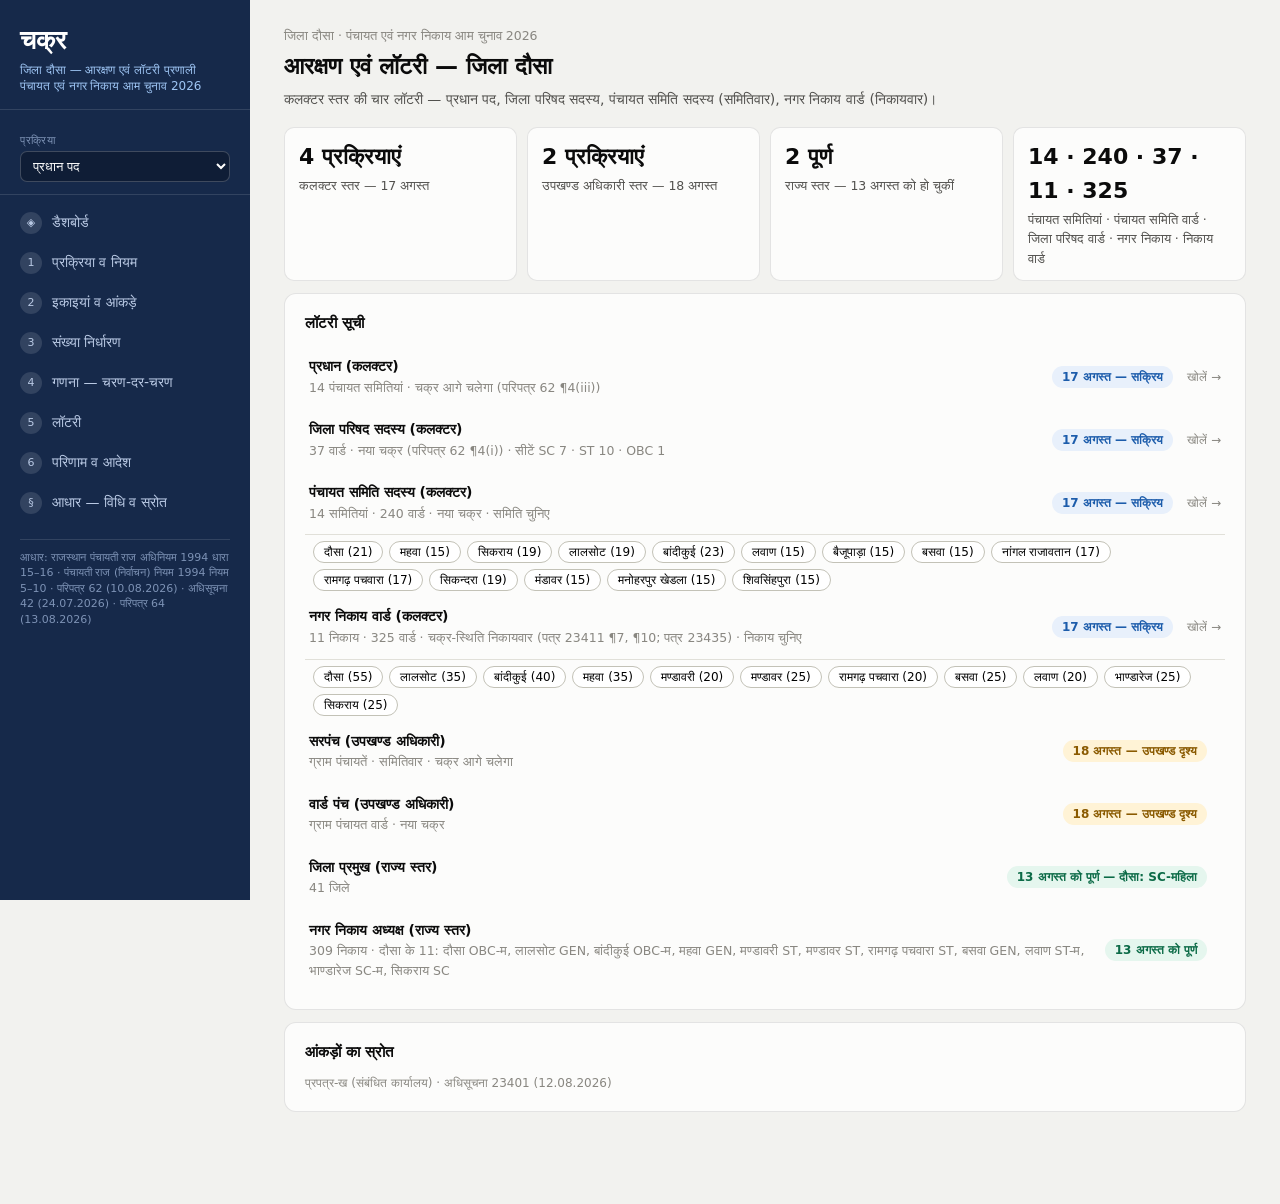
<file: index.html>
<!DOCTYPE html>
<html lang="hi">
<head>
<meta charset="UTF-8">
<meta name="viewport" content="width=device-width, initial-scale=1.0">
<title>चक्र — जिला दौसा आरक्षण एवं लॉटरी प्रणाली</title>
<!-- build: v0.9 — party view (default) / operator view (?ops). Built from v0.8 by build-v0.9.py.
     v0.8 note: party-facing: rules quoted where they exist, nothing said where they do not; women-total rounding switch (default: Act text, up); PS रामगढ़ पचवारा given from the 16.08 sheet. Built from v0.7 by build-v0.8.py.
     v0.7 note: rulings 16.08.2026: women = rule (no office-vs-engine मिलान anywhere); SC/ST/OBC = given पत्र numbers, derived only when none; 5% threshold ON for ULB; लवाण/महवा data as ruled. Built from v0.6 by build-v0.7.py.
     v0.6 note: tree.json (engine/) is the source of rules, declarations and step order; सरपंच tier (SDM, per समिति) with CSV import of the GP roster. Built from v0.5 by build-v0.6.py.
     v0.5 note: four Collector-level exercises on one engine: प्रधान (cycle continues) · जिला परिषद सदस्य · पंचायत समिति सदस्य (per समिति) · नगर निकाय वार्ड (per निकाय). Data block is generated from chakra/data/dausa by mockups/build-v0.5.py. Version deliberately not shown to officers. -->
<style>
  :root{--surface:#fcfcfb;--page:#f2f2ef;--ink:#0b0b0b;--ink2:#52514e;--muted:#898781;--grid:#e1e0d9;--base:#c3c2b7;--ring:rgba(11,11,11,.10);
    --s1:#2a78d6;--s2:#eb6834;--good:#0ca30c;--warn:#fab219;--crit:#d03b3b;--navy:#16294a}
  *{box-sizing:border-box;margin:0;padding:0}
  body{background:var(--page);color:var(--ink);font-family:system-ui,-apple-system,"Segoe UI","Noto Sans Devanagari",sans-serif;font-size:14.5px;line-height:1.55}
  .app{display:grid;grid-template-columns:250px 1fr;min-height:100vh}
  aside{background:var(--navy);color:#dbe7f8;padding:20px 0;position:sticky;top:0;height:100vh;overflow:auto}
  .brand{padding:0 20px 14px;border-bottom:1px solid rgba(255,255,255,.12);margin-bottom:10px}
  .brand .t{font-size:26px;font-weight:800;color:#fff}
  .brand .st{font-size:12px;color:#9ec5f4;margin-top:2px;line-height:1.35}
  .expick{padding:6px 20px 12px;border-bottom:1px solid rgba(255,255,255,.12);margin-bottom:8px}
  .expick label{display:block;font-size:10.5px;letter-spacing:.06em;color:#7d92b5;margin:6px 0 3px}
  .expick select{width:100%;background:#0f1d36;color:#fff;border:1px solid rgba(255,255,255,.2);border-radius:7px;padding:6px 8px;font-size:13px;font-family:inherit}
  .navstep{display:flex;gap:10px;align-items:center;width:100%;text-align:left;background:none;border:none;color:#b9c9e4;padding:9px 20px;font-size:14px;cursor:pointer;font-family:inherit}
  .navstep:hover{background:rgba(255,255,255,.06)}
  .navstep.active{background:rgba(255,255,255,.1);color:#fff;font-weight:650;border-right:3px solid #86b6ef}
  .navstep .num{width:22px;height:22px;border-radius:50%;background:rgba(255,255,255,.12);display:inline-flex;align-items:center;justify-content:center;font-size:11px;flex-shrink:0}
  aside .foot{margin:16px 20px 0;font-size:11px;color:#7d92b5;border-top:1px solid rgba(255,255,255,.12);padding-top:10px;line-height:1.4}
  main{padding:26px 34px 80px;max-width:1220px}
  .crumb{font-size:12.5px;color:var(--muted);margin-bottom:4px}
  h1{font-size:23px;font-weight:750;margin-bottom:4px}
  .pagesub{color:var(--ink2);font-size:14px;margin-bottom:16px;max-width:860px}
  .screen{display:none}.screen.on{display:block}
  .card{background:var(--surface);border:1px solid var(--ring);border-radius:12px;padding:18px 20px;margin:12px 0}
  .cardh{font-weight:700;font-size:15px;margin-bottom:10px;display:flex;align-items:center;gap:8px;flex-wrap:wrap}
  .btn{display:inline-flex;align-items:center;gap:6px;background:var(--navy);color:#fff;border:none;border-radius:8px;padding:9px 16px;font-size:14px;font-weight:600;cursor:pointer;font-family:inherit}
  .btn.sec{background:#fff;color:var(--ink);border:1px solid var(--base)}
  .btn.ghost{background:none;color:var(--muted);border:1px dashed var(--base);font-weight:500;font-size:12.5px;padding:6px 10px}
  .btn:disabled{opacity:.45;cursor:not-allowed}
  .chip{display:inline-block;font-size:12px;font-weight:650;border-radius:999px;padding:2px 10px;white-space:nowrap}
  .chip.ok{background:#e5f6ee;color:#0c6b47}.chip.warn{background:#fff3d6;color:#8a5a00}.chip.err{background:#fdeaea;color:#a32424}.chip.info{background:#e8f0fb;color:#1c5cab}.chip.grey{background:#ececea;color:#52514e}
  .cat{display:inline-block;font-size:11.5px;font-weight:700;border-radius:5px;padding:1px 7px}
  .cat.sc{background:#e8f0fb;color:#1c5cab}.cat.st{background:#e5f6ee;color:#0c6b47}.cat.obc{background:#fdeee5;color:#a63d10}.cat.gen{background:#eef0f2;color:#52514e}
  .cat.f{outline:2px solid #e87ba4;outline-offset:-2px}
  table{border-collapse:collapse;width:100%;font-size:13.5px}
  .tw{overflow-x:auto}
  th{text-align:left;font-size:11.5px;letter-spacing:.03em;color:var(--muted);font-weight:650;padding:8px 8px 5px;border-bottom:1px solid var(--base);white-space:nowrap}
  td{padding:7px 8px;border-bottom:1px solid var(--grid);vertical-align:top;font-variant-numeric:tabular-nums}
  tr:last-child td{border-bottom:none}
  .num{text-align:right;white-space:nowrap}
  td.sent{white-space:normal;min-width:220px;font-size:13px;color:var(--ink2)}
  .tiles{display:grid;grid-template-columns:repeat(auto-fit,minmax(170px,1fr));gap:10px;margin:10px 0}
  .tile{background:var(--surface);border:1px solid var(--ring);border-radius:10px;padding:12px 14px}
  .tile .v{font-size:22px;font-weight:750}.tile .l{font-size:12.5px;color:var(--ink2);margin-top:2px}
  .exrow{display:grid;grid-template-columns:1fr auto auto;gap:14px;align-items:center;padding:11px 4px;border-bottom:1px solid var(--grid);cursor:pointer}
  .exrow:hover{background:#f7f7f4}.exrow:last-child{border-bottom:none}
  .exrow .en{font-weight:650;font-size:14px}.exrow .ed{font-size:12.5px;color:var(--muted)}
  .sub{display:flex;flex-wrap:wrap;gap:6px;margin:6px 0 4px 8px}
  .sub button{background:#fff;border:1px solid var(--base);border-radius:999px;padding:3px 10px;font-size:12px;cursor:pointer;font-family:inherit}
  .sub button:hover{border-color:var(--s1);background:#e8f0fb}
  .grid2{display:grid;grid-template-columns:1fr 1fr;gap:14px}
  @media(max-width:900px){.grid2{grid-template-columns:1fr}}
  .radio{display:flex;gap:8px;flex-wrap:wrap;margin:8px 0}
  .radio label{border:1.5px solid var(--base);border-radius:8px;padding:7px 13px;font-size:13.5px;cursor:pointer;background:#fff}
  .radio input{margin-right:6px}
  .radio label.sel{border-color:var(--s1);background:#e8f0fb;font-weight:650}
  select.body{border:1px solid var(--base);border-radius:7px;padding:7px 10px;font-size:14px;font-family:inherit;min-width:220px;background:#fff}
  .rule{display:grid;grid-template-columns:1fr auto;gap:10px;padding:9px 0;border-bottom:1px solid var(--grid);font-size:14px}
  .rule:last-child{border-bottom:none}
  .rc{font-size:11px;color:var(--s1);font-weight:700;white-space:nowrap;background:#e8f0fb;border-radius:5px;padding:2px 7px;align-self:start}
  .decl{display:grid;grid-template-columns:auto 1fr auto;gap:10px;align-items:start;padding:10px 0;border-bottom:1px solid var(--grid);font-size:14px}
  .decl:last-child{border-bottom:none}
  .decl input{margin-top:4px;width:16px;height:16px}
  .decl .tag{font-size:11px;font-weight:700;border-radius:5px;padding:2px 7px;white-space:nowrap}
  .decl .tag.fixed{background:#e5f6ee;color:#0c6b47}.decl .tag.edit{background:#fff3d6;color:#8a5a00}.decl .tag.flag{background:#fdeaea;color:#a32424}
  .iinfo{display:inline-block;width:16px;height:16px;border-radius:50%;background:#e8f0fb;color:#1c5cab;font-size:11px;font-weight:800;text-align:center;line-height:16px;cursor:help;margin-left:4px}
  .banner{border-radius:10px;padding:12px 16px;font-size:14px;margin:10px 0}
  .banner.warn{background:#fff3d6;border:1px solid #f2d58a}.banner.info{background:#e8f0fb;border:1px solid #c4daf3}.banner.good{background:#e5f6ee;border:1px solid #bfe6d2}.banner.err{background:#fdeaea;border:1px solid #f0bcbc}
  .banner.big{font-size:16px;font-weight:650;padding:16px 20px;border-left:6px solid var(--s2)}
  .three{display:grid;grid-template-columns:1fr 1fr 1fr;gap:10px;margin:8px 0}
  .three .c{background:#fff;border:1px solid var(--ring);border-radius:8px;padding:10px 12px;text-align:center}
  .three .c b{display:block;font-size:22px}
  .three .c small{color:var(--muted)}
  details.calc{margin-top:8px;border-top:1px dashed var(--grid);padding-top:6px}
  details.calc summary{cursor:pointer;color:var(--s1);font-size:13px;font-weight:650;list-style:none}
  details.calc summary::before{content:"▸ "}details.calc[open] summary::before{content:"▾ "}
  table.trace{font-family:ui-monospace,SFMono-Regular,Menlo,monospace;font-size:12.3px;margin-top:8px}
  table.trace th{font-family:inherit}
  table.trace td.sym{font-weight:700;color:#1c5cab;white-space:nowrap}
  table.trace td.val{font-weight:750;text-align:right;white-space:nowrap}
  table.trace td.cl{font-family:system-ui,sans-serif;font-size:11px;color:var(--muted);white-space:nowrap}
  table.trace tr.sec td{background:#f3f3ef;font-family:system-ui,sans-serif;font-weight:700;font-size:11px;color:var(--ink2)}
  .player{display:grid;grid-template-columns:240px 1fr;gap:14px;align-items:start}
  .rail{background:var(--surface);border:1px solid var(--ring);border-radius:12px;padding:8px;position:sticky;top:12px}
  .rail button{display:flex;gap:8px;align-items:center;width:100%;text-align:left;background:none;border:none;padding:8px 10px;border-radius:8px;font-size:13px;color:var(--ink2);cursor:pointer;font-family:inherit}
  .rail button:hover{background:#f3f3ef}
  .rail button.cur{background:#e8f0fb;color:#1c5cab;font-weight:700}
  .rail .sn{width:22px;height:22px;border-radius:50%;background:#ececea;display:inline-flex;align-items:center;justify-content:center;font-size:10.5px;font-weight:700;flex-shrink:0}
  .rail button.cur .sn{background:#1c5cab;color:#fff}
  .rail .grp{font-size:10.5px;letter-spacing:.06em;color:var(--muted);padding:8px 10px 2px}
  .stage{background:var(--surface);border:1px solid var(--ring);border-radius:12px;padding:16px 18px}
  .stage .sh{display:flex;justify-content:space-between;align-items:baseline;gap:12px;flex-wrap:wrap}
  .stage .st1{font-weight:750;font-size:17px}
  .narr{font-size:15px;margin:8px 0 10px;padding:10px 14px;background:#f7f7f4;border-left:4px solid var(--s1);border-radius:0 8px 8px 0}
  .countline{display:flex;gap:16px;flex-wrap:wrap;font-size:13.5px;margin:8px 0 8px}
  .countline b{font-weight:750}
  .legend{display:flex;gap:10px;flex-wrap:wrap;align-items:center;font-size:12.5px;color:var(--ink2);margin:6px 0 10px;padding:8px 10px;border:1px dashed var(--grid);border-radius:8px}
  .legend .lt{font-weight:700;color:var(--muted);font-size:11px}
  .k{display:inline-flex;align-items:center;gap:4px;font-size:12px;font-weight:700;border-radius:5px;padding:2px 8px;white-space:nowrap;margin-right:4px}
  .k.excl{background:#ececea;color:#6b6a65}.k.sc{background:#e8f0fb;color:#1c5cab}.k.st{background:#e5f6ee;color:#0c6b47}.k.obc{background:#fdeee5;color:#a63d10}
  .k.w{background:#fbe9f0;color:#a12d5a}.k.w2{background:#fff;color:#a12d5a;border:1.5px dashed #a12d5a}.k.conf{background:#fff3d6;color:#8a5a00}.k.gen{background:#eef0f2;color:#52514e}.k.play{background:#fff;color:#52514e;border:1px solid var(--base)}
  tr.s-excl td{opacity:.42}tr.s-excl td.sent{opacity:1;color:var(--muted)}
  tr.s-sc td{background:#e8f0fb}tr.s-st td{background:#e5f6ee}tr.s-obc td{background:#fdeee5}tr.s-w td{background:#fbe9f0}tr.s-conf td{background:#fff3d6}
  td.hl{outline:2px solid var(--crit);outline-offset:-2px;border-radius:4px}
  .navbtns{display:flex;gap:10px;justify-content:space-between;margin:10px 0}
  .r8box{border:1px solid #f2d58a;background:#fff8e6;border-radius:10px;padding:10px 14px;margin:8px 0}
  .r8box p{font-size:14.5px;margin:4px 0}
  .collapse{font-size:13px;color:var(--muted);padding:8px;background:#f7f7f4;border-radius:8px;margin-top:6px}
  .drawcard{border:1px solid var(--ring);border-left:5px solid var(--s2);border-radius:0 12px 12px 0;background:var(--surface);padding:16px 18px;margin:12px 0}
  .drawcard.donecard{border-left-color:var(--good)}.drawcard.locked{opacity:.55}
  .drawh{display:flex;justify-content:space-between;align-items:baseline;gap:10px;flex-wrap:wrap}
  .drawh .dt{font-weight:750;font-size:16px}
  .pool{display:flex;flex-wrap:wrap;gap:8px;margin:8px 0}
  .chit{border:1.5px dashed var(--base);border-radius:8px;padding:8px 13px;font-size:14px;background:#fffdf5;cursor:pointer;font-family:inherit}
  .chit:hover{border-color:var(--s2);background:#fff3d6}
  .chit.drawn{border-style:solid;border-color:var(--good);background:#e5f6ee;font-weight:700;cursor:default}
  .chit.gone{opacity:.4;cursor:default}.chit:disabled{cursor:default}
  .undo{font-size:12px;color:var(--ink2);background:none;border:1px solid var(--base);border-radius:6px;padding:3px 8px;cursor:pointer;font-family:inherit}
  .order{background:#fff;border:1px solid var(--grid);border-radius:8px;padding:22px 26px;font-size:14px;line-height:1.85;margin:10px 0}
  .order h4{text-align:center;font-size:15px;margin-bottom:2px}.order .oc{text-align:center;font-size:12.5px;color:var(--ink2);margin-bottom:12px}
  td.pend{background:repeating-linear-gradient(135deg,#f0efec,#f0efec 6px,#fafaf8 6px,#fafaf8 12px);color:#6b6a65;font-style:italic}
  .stepbtns{display:flex;gap:10px;margin-top:18px}
  .mini{font-size:12px;color:var(--muted)}
  .toast{position:fixed;bottom:22px;right:22px;background:var(--navy);color:#fff;border-radius:10px;padding:11px 18px;font-size:13.5px;opacity:0;transition:opacity .25s;pointer-events:none;max-width:380px}
  .toast.on{opacity:1}
  input[type=number]{border:1px solid var(--base);border-radius:7px;padding:6px 9px;font-size:14px;width:74px;font-family:inherit;font-variant-numeric:tabular-nums}
  .qgrid{display:grid;grid-template-columns:repeat(auto-fit,minmax(200px,1fr));gap:12px}
  .qcat{border:1px solid var(--ring);border-radius:10px;padding:12px 14px;background:#fff}
  .qcat .qh{font-weight:700;font-size:14px;margin-bottom:8px}
  .qcat .qr{display:flex;justify-content:space-between;align-items:center;margin:6px 0;font-size:13px;color:var(--ink2);gap:8px}
  .rankcell{font-weight:700;color:#1c5cab}
  @media print{aside,.stepbtns,.btn,.navbtns,.rail{display:none!important}.app{display:block}main{padding:10px}td.pend{-webkit-print-color-adjust:exact;print-color-adjust:exact}}
  /* MOBILE (injected at publish) */
  @media (max-width: 900px){
    .app{display:block}
    aside{position:static;height:auto;padding:12px 0 6px}
    aside .brand{padding:0 14px 8px}
    aside .foot{display:none}
    .expick{display:flex;gap:8px;padding:6px 14px 8px;flex-wrap:wrap}
    .expick label{display:none}
    .expick select{width:auto;flex:1;min-width:140px}
    .navstep{display:inline-flex;width:auto;padding:6px 10px;font-size:13px}
    .navstep .num{width:18px;height:18px;font-size:10px}
    main{padding:14px 12px 60px;max-width:none}
    h1{font-size:19px}
    .player{grid-template-columns:1fr}
    .player > div,.stage,.card,main{min-width:0;max-width:100%}
    .stage,.card{overflow:hidden}
    .narr,.banner,.pagesub,.legend{white-space:normal;word-break:break-word}
    .tw{overflow-x:auto;max-width:100%}
    .r8box{overflow-x:auto}
    .rail{position:static;display:flex;overflow-x:auto;gap:4px;padding:6px}
    .rail .grp{display:none}
    .rail button{white-space:nowrap;padding:6px 8px;font-size:12px}
    .grid2,.three{grid-template-columns:1fr}
    .tiles{grid-template-columns:1fr 1fr}
    table{font-size:12.5px}
    .drawh .dt{font-size:14.5px}
    .chit{padding:8px 10px;font-size:13px}
    .navbtns{gap:6px}
  }
</style>
</head>
<body>
<div class="app">
<aside>
  <div class="brand"><div class="t">चक्र</div><div class="st">जिला दौसा — आरक्षण एवं लॉटरी प्रणाली<br>पंचायत एवं नगर निकाय आम चुनाव 2026</div></div>
  <div class="expick">
    <label>प्रक्रिया</label><select id="tierSel"></select>
    <label id="psLbl" style="display:none">पंचायत समिति</label><select id="psSel" style="display:none"></select>
    <label id="bodyLbl">निकाय / समिति</label><select id="bodySel"></select>
  </div>
  <button class="navstep" data-s="dash"><span class="num">◈</span>डैशबोर्ड</button>
  <button class="navstep" data-s="setup"><span class="num">1</span>प्रक्रिया व नियम</button>
  <button class="navstep" data-s="units"><span class="num">2</span>इकाइयां व आंकड़े</button>
  <button class="navstep" data-s="quota"><span class="num">3</span>संख्या निर्धारण</button>
  <button class="navstep" data-s="compute"><span class="num">4</span>गणना — चरण-दर-चरण</button>
  <button class="navstep" data-s="lottery"><span class="num">5</span>लॉटरी</button>
  <button class="navstep" data-s="order"><span class="num">6</span>परिणाम व आदेश</button>
  <button class="navstep" data-s="law"><span class="num">§</span>आधार — विधि व स्रोत</button>
  <div class="foot" id="foot"></div>
</aside>
<main>

<!-- ═══ डैशबोर्ड ═══ -->
<section class="screen on" id="s-dash">
  <div class="crumb">जिला दौसा · पंचायत एवं नगर निकाय आम चुनाव 2026</div>
  <h1>आरक्षण एवं लॉटरी — जिला दौसा</h1>
  <p class="pagesub">कलक्टर स्तर की चार लॉटरी — प्रधान पद, जिला परिषद सदस्य, पंचायत समिति सदस्य (समितिवार), नगर निकाय वार्ड (निकायवार)।</p>
  <div class="tiles">
    <div class="tile"><div class="v">4 प्रक्रियाएं</div><div class="l">कलक्टर स्तर — 17 अगस्त</div></div>
    <div class="tile"><div class="v">2 प्रक्रियाएं</div><div class="l">उपखण्ड अधिकारी स्तर — 18 अगस्त</div></div>
    <div class="tile"><div class="v">2 पूर्ण</div><div class="l">राज्य स्तर — 13 अगस्त को हो चुकीं</div></div>
    <div class="tile"><div class="v" id="tileCounts">—</div><div class="l">पंचायत समितियां · पंचायत समिति वार्ड · जिला परिषद वार्ड · नगर निकाय · निकाय वार्ड</div></div>
  </div>
  <div class="card"><div class="cardh">लॉटरी सूची</div><div id="exlist"></div></div>
  <div class="card"><div class="cardh">आंकड़ों का स्रोत</div>
    <div class="mini" id="srcNote"></div>
  </div>
</section>

<!-- ═══ प्रक्रिया व नियम ═══ -->
<section class="screen" id="s-setup">
  <div class="crumb" data-crumb></div>
  <h1>1 · प्रक्रिया व लागू नियम</h1>
  <p class="pagesub">प्रक्रिया चुनिए। इस प्रक्रिया पर लागू नियम नीचे हैं।</p>
  <div class="grid2">
    <div class="card"><div class="cardh">प्रक्रिया</div>
      <div class="radio" id="tierRadio"></div>
      <div id="bodyPick" style="margin-top:8px"></div>
      <div class="mini" id="exMeta" style="margin-top:8px"></div>
    </div>
    <div class="card"><div class="cardh">इस प्रक्रिया पर लागू नियम</div><div id="ruleList"></div></div>
  </div>
  <div class="card"><div class="cardh">लागू नियम — कार्यवाही विवरण में अंकित</div>
    <div id="declList"></div>
    <div class="mini" style="margin-top:8px" id="declNote"></div>
  </div>
  <div class="stepbtns"><button class="btn" id="goUnits" data-go="units" disabled>आगे बढ़ें → इकाइयां व आंकड़े</button></div>
</section>

<!-- ═══ इकाइयां ═══ -->
<section class="screen" id="s-units">
  <div class="crumb" data-crumb></div>
  <h1 id="unitsH1">2 · इकाइयां</h1>
  <p class="pagesub" id="unitsSub"></p>
  <div class="card">
    <div class="legend" id="unitsLegend"></div>
    <div id="importPanel"></div><div class="tw"><table id="unitsTable"></table></div>
  </div>
  <div class="card"><div class="cardh">डेटा जांच <span id="valsum"></span></div><div id="valbanner"></div>
    <details class="calc"><summary>तकनीकी जांच देखें</summary><div id="valrows"></div></details></div>
  <div class="stepbtns"><button class="btn" data-go="quota">आगे बढ़ें → संख्या निर्धारण</button></div>
</section>

<!-- ═══ संख्या ═══ -->
<section class="screen" id="s-quota">
  <div class="crumb" data-crumb></div>
  <h1>3 · संख्या निर्धारण</h1>
  <p class="pagesub" id="quotaSub"></p>
  <div id="qbanner"></div>
  <div class="card"><div class="cardh" id="qInHead">संख्याओं का स्रोत</div>
    <div class="qgrid" id="qInputs"></div></div>
  <div class="card"><div class="cardh" id="qTableHead">पदों का वर्गीकरण — नियम से</div>
    <div class="tw"><table id="qtable"></table></div>
    <div id="qnotes"></div>
  </div>
  <div class="stepbtns"><button class="btn" data-go="compute">गणना देखें → चरण-दर-चरण</button></div>
</section>

<!-- ═══ गणना ═══ -->
<section class="screen" id="s-compute">
  <div class="crumb" data-crumb></div>
  <h1>4 · गणना — हर चरण में एक नियम</h1>
  <p class="pagesub">हर चरण में एक नियम लगता है; हर पंक्ति के सामने उसकी स्थिति।</p>
  <div class="player">
    <div class="rail" id="rail"></div>
    <div>
      <div class="navbtns"><button class="btn sec" id="prevStep">◂ पिछला</button><label class="mini"><input type="checkbox" id="auditAll"> सभी चरणों में गणना विस्तार खुला रखें</label><button class="btn sec" id="nextStep">अगला ▸</button></div>
      <div class="stage" id="stage"></div>
      <div class="navbtns"><button class="btn sec" id="prevStep2">◂ पिछला</button><button class="btn sec" id="nextStep2">अगला ▸</button></div>
    </div>
  </div>
  <div class="stepbtns"><button class="btn" data-go="lottery">चिट सूचियां अंतिम करें → लॉटरी</button></div>
</section>

<!-- ═══ लॉटरी ═══ -->
<section class="screen" id="s-lottery">
  <div class="crumb" data-crumb></div>
  <h1>5 · लॉटरी</h1>
  <p class="pagesub" id="lotSub">निकली हुई पर्ची दबाइए। क्रम: पहले OBC, फिर महिला पद।</p>
  <div class="banner info" id="lotBanner"></div>
  <div class="card"><div class="cardh">लॉटरी दिवस सामग्री</div>
    <div style="display:flex;gap:10px;flex-wrap:wrap;align-items:center">
      <button class="btn sec ops-only" data-toast="हर चिट सूची की क्रमांकित पर्चियां">🖨 पर्चियां छापें</button>
      <button class="btn sec ops-only" id="noticeBtn">✉ सूचना</button>
      <button class="btn sec ops-only" data-toast="कार्यवाही विवरण — उपस्थिति, विडियोग्राफी सहित">📋 कार्यवाही प्रारूप</button>
      <span style="flex:1"></span>
      <button class="btn ghost" id="resetDraws" style="display:none">प्रक्रिया रीसेट (टाइप कर पुष्टि)</button>
    </div></div>
  <div id="drawArea"></div>
  <div class="stepbtns"><button class="btn" id="toOrder" data-go="order" disabled>सभी लॉटरी दर्ज → परिणाम</button></div>
</section>

<!-- ═══ आदेश ═══ -->
<section class="screen" id="s-order">
  <div class="crumb" data-crumb></div>
  <h1>6 · परिणाम व आदेश</h1>
  <div id="orderBanner"></div>
  <div class="card"><div class="cardh">वर्गवार सार <span id="orderStatus"></span></div><div class="tw"><table id="catTable"></table></div></div>
  <div class="card"><div class="cardh" id="resHead">आरक्षण परिणाम</div><div class="tw"><table id="resultTable"></table></div><div class="mini">धारीदार = लॉटरी बाकी।</div></div>
  <div class="card"><div class="cardh">प्रारूप आदेश</div><div class="order" id="orderText"></div>
    <div style="display:flex;gap:10px;flex-wrap:wrap">
      <button class="btn sec" id="printBtn">🖨 छापें / PDF</button>
      <button class="btn sec ops-only" data-toast="परिणाम तालिका प्रपत्र में">⬇ Excel</button>
      <button class="btn sec ops-only" data-toast="अभिलेख फ़ाइल — इनपुट, गणना, सूचियां, लॉटरी लॉग">⬇ अभिलेख फ़ाइल</button>
    </div></div>
</section>
<section class="screen" id="s-law">
  <div class="crumb" data-crumb></div>
  <h1>§ · आधार — विधि व स्रोत</h1>
  <p class="pagesub" id="lawSub"></p>
  <div id="lawList"></div>
</section>
</main></div>
<div class="toast" id="toast"></div>

<script>
"use strict";
/*CFG-BEGIN*/
const CFG = {"district_hi": "दौसा", "district_en": "Dausa", "year": 2026, "women_total_round": "down", "pri_threshold": true, "ulb_threshold": false, "gf_lookback": "last", "dates": {"collector": "17.08.2026", "collector_hi": "17 अगस्त", "sdm": "18.08.2026", "sdm_hi": "18 अगस्त"}, "ulb_src": "अधिसूचना 23401 (12.08.2026)"};
/*CFG-END*/
/*LAW-BEGIN*/
const LAW = {"built_from":"docs/rules-verbatim.md (mechanical cut: section text minus internal notes)","count_verbatim":90,"items":[{"group":"राजस्थान पंचायती राज अधिनियम, 1994 (धारा 12–16) एवं अनुसूचित क्षेत्र अधिनियम, 1999","title":"Rajasthan Panchayati Raj Act 1994, s.12(1)","text":"12. Composition of a Panchayat.- (1) A Panchayat shall consist of --\n(a) a Sarpanch; and\n(b) directly elected Panchas from as many wards as are determined under sub-section (2).","source":"https://sec.rajasthan.gov.in/cm/upload/PS_Mannuals(new)_2014.pdf","tag":"VERBATIM","variant":false},{"group":"राजस्थान पंचायती राज अधिनियम, 1994 (धारा 12–16) एवं अनुसूचित क्षेत्र अधिनियम, 1999","title":"s.12(2)","text":"(2) The State Government shall, in accordance with such rules as may be framed in this behalf, determine the number of the wards, not being less than five for each Panchayat Circle, and thereupon so divide the Panchayat Circle into single member ward that the population of each ward is, so far as practicable, the same throughout the Panchayat Circle.","source":"https://sec.rajasthan.gov.in/cm/upload/PS_Mannuals(new)_2014.pdf","tag":"VERBATIM","variant":false},{"group":"राजस्थान पंचायती राज अधिनियम, 1994 (धारा 12–16) एवं अनुसूचित क्षेत्र अधिनियम, 1999","title":"s.12(2) — पुराना पाठ (संशोधन-पूर्व)","text":"(2) The State Government shall, in accordance with such rules as may be framed in this behalf, determine the number of wards for each Panchayat Circle, and thereupon so divide the Panchayat Circle into single member wards that the population of each ward is, so far as practicable, the same throughout the Panchayat Circle.","source":"https://upload.indiacode.nic.in/showfile?actid=AC_RJ_83_1129_00001_00001_1563516015325&filename=full_act.pdf&type=actfile","tag":"VERBATIM","variant":true},{"group":"राजस्थान पंचायती राज अधिनियम, 1994 (धारा 12–16) एवं अनुसूचित क्षेत्र अधिनियम, 1999","title":"s.13(1)","text":"13. Composition of a Panchayat Samiti.- (1) A Panchayat Samiti shall consist of--\n(a) directly elected members from as many territorial constituencies as are determined under sub-section (2);\n(b) all members of the Legislative Assembly of the State representing constituencies which comprise wholly or partly the Panchayat Samiti area; and\n(c) chairpersons of all the Panchayats falling within the Panchayat Samiti :\nProvided that the members referred to in clauses (b) and (c) shall have a right to vote in all meetings of the Panchayat Samiti except those for election and removal of the Pradhan or Up-pradhan.","source":"https://sec.rajasthan.gov.in/cm/upload/PS_Mannuals(new)_2014.pdf","tag":"VERBATIM","variant":false},{"group":"राजस्थान पंचायती राज अधिनियम, 1994 (धारा 12–16) एवं अनुसूचित क्षेत्र अधिनियम, 1999","title":"s.13(2)","text":"(2) The State Government shall, in accordance with such rules as may be framed in this behalf, determine the number of territorial constituencies not being less than fifteen, for each Panchayat Samiti area and thereupon so divide such area into single member territorial constituencies that the population of each territorial constituency is, so far as practicable, the same throughout the Panchayat Samiti area.","source":"https://sec.rajasthan.gov.in/cm/upload/PS_Mannuals(new)_2014.pdf","tag":"VERBATIM","variant":false},{"group":"राजस्थान पंचायती राज अधिनियम, 1994 (धारा 12–16) एवं अनुसूचित क्षेत्र अधिनियम, 1999","title":"s.13(2) — पुराना पाठ (संशोधन-पूर्व)","text":"(2) The State Government shall, in accordance with such rules as may be framed in this behalf, determine the number of territorial constituencies for each Panchayat Samiti area and thereupon so divide such area into single member territorial constituencies that the population of each territorial constituency is, so far as practicable, the same throughout the Panchayat Samiti area:\nProvided that a Panchayat Samiti area having population not exceeding one lakh shall consist of fifteen constituencies and in case of a Panchayat Samiti area whose population exceeds one lakh, then for every fifteen thousand or part thereof in excess of one lakh, the said number of fifteen shall be increased by two.","source":"https://www.legitquest.com/act/rajasthan-panchayats-raj-act-1994/A4CD","tag":"VERBATIM","variant":true},{"group":"राजस्थान पंचायती राज अधिनियम, 1994 (धारा 12–16) एवं अनुसूचित क्षेत्र अधिनियम, 1999","title":"s.15(1)","text":"15. Reservation of Seats.- (1) Seats to be filled by direct election in a Panchayati Raj Institution shall be reserved for --\n(a) the Scheduled Castes;\n(b) the Scheduled Tribes; and\n(c) the Backward Classes,\nas also for women in accordance with the provisions contained in the succeeding sub-sections.","source":"https://sec.rajasthan.gov.in/cm/upload/PS_Mannuals(new)_2014.pdf","tag":"VERBATIM","variant":false},{"group":"राजस्थान पंचायती राज अधिनियम, 1994 (धारा 12–16) एवं अनुसूचित क्षेत्र अधिनियम, 1999","title":"s.15(2)","text":"(2) The number of seats reserved for the Scheduled Castes and the Scheduled Tribes, shall bear, as nearly as may be, the same proportion to the total number of seats to be filled by direct election in a Panchayati Raj Institution as the population of such Castes or, as the case may be, such Tribes in that Panchayati Raj Institution area bears to the total population of the area.","source":"https://sec.rajasthan.gov.in/cm/upload/PS_Mannuals(new)_2014.pdf","tag":"VERBATIM","variant":false},{"group":"राजस्थान पंचायती राज अधिनियम, 1994 (धारा 12–16) एवं अनुसूचित क्षेत्र अधिनियम, 1999","title":"s.15(3) + proviso","text":"(3) Such percentage, not exceeding twenty one, of seats in a Panchayati Raj Institution at each level shall be reserved for Backward Classes as the percentage of the combined rural population of Scheduled Castes and Scheduled Tribes in the concerned district in relation to the total rural population of the district falls short of fifty.\nProvided that at least one seat shall be reserved in each Panchayati Raj Institution at each level for Backward Classes where the combined rural population of Scheduled Castes and Scheduled Tribes in the concerned district does not exceed seventy percent of the total rural population of the district.","source":"https://sec.rajasthan.gov.in/cm/upload/PS_Mannuals(new)_2014.pdf","tag":"VERBATIM","variant":false},{"group":"राजस्थान पंचायती राज अधिनियम, 1994 (धारा 12–16) एवं अनुसूचित क्षेत्र अधिनियम, 1999","title":"s.15(4) — rotation","text":"(4) Seats reserved in accordance with the provisions contained in the preceding sub-sections may be allotted by rotation to different wards or, as the case may be, different constituencies in the concerned Panchayati Raj Institution.","source":"https://sec.rajasthan.gov.in/cm/upload/PS_Mannuals(new)_2014.pdf","tag":"VERBATIM","variant":false},{"group":"राजस्थान पंचायती राज अधिनियम, 1994 (धारा 12–16) एवं अनुसूचित क्षेत्र अधिनियम, 1999","title":"s.15(5) — SC/ST/BC कोटे में महिला आरक्षण","text":"(5) Not less than one-half of the total number of seats reserved under sub-sections (2) and (3) shall be reserved for women belonging to the Scheduled Castes, the Scheduled Tribes or, as the case may be, the Backward Classes.","source":"https://sec.rajasthan.gov.in/cm/upload/PS_Mannuals(new)_2014.pdf","tag":"VERBATIM","variant":false},{"group":"राजस्थान पंचायती राज अधिनियम, 1994 (धारा 12–16) एवं अनुसूचित क्षेत्र अधिनियम, 1999","title":"s.15(5) — पुराना पाठ (संशोधन-पूर्व)","text":"Not less than one-third of the total number of seats reserved under Sub-sections (2) and (3) shall be reserved for women belonging to the Scheduled Castes, the Scheduled Tribes or, as the case may be, the Backward Classes.","source":"https://prsindia.org/files/bills_acts/acts_states/rajasthan/1994/Act%20No.%2013%20of%201994%20RJ.pdf","tag":"VERBATIM","variant":true},{"group":"राजस्थान पंचायती राज अधिनियम, 1994 (धारा 12–16) एवं अनुसूचित क्षेत्र अधिनियम, 1999","title":"s.15(6) — कुल महिला आरक्षण","text":"(6) Not less than one-half (including the number of seats reserved for women belonging to the Scheduled Castes, the Scheduled Tribes and the Backward Classes) of the total number of seats to be filled by direct election in every Panchayati Raj Institution shall be reserved for women and such seats may be allotted by rotation to different wards or, as the case may be, constituencies in the concerned Panchayati Raj Institution in such manner as may be prescribed.","source":"https://sec.rajasthan.gov.in/cm/upload/PS_Mannuals(new)_2014.pdf","tag":"VERBATIM","variant":false},{"group":"राजस्थान पंचायती राज अधिनियम, 1994 (धारा 12–16) एवं अनुसूचित क्षेत्र अधिनियम, 1999","title":"s.15(6) — पुराना पाठ (संशोधन-पूर्व)","text":"Not less than one-third (including the number of seats reserved for women belonging to the Scheduled Castes, the Scheduled Tribes and the Backward Classes) of the total number of seats to be filled by direct election in every Panchayati Raj Institution shall be reserved for women and such seats may be allotted by rotation to different wards or, as the case may be, constituencies in the concerned Panchayati Raj Institution in such manner as may be prescribed.","source":"https://prsindia.org/files/bills_acts/acts_states/rajasthan/1994/Act%20No.%2013%20of%201994%20RJ.pdf","tag":"VERBATIM","variant":true},{"group":"राजस्थान पंचायती राज अधिनियम, 1994 (धारा 12–16) एवं अनुसूचित क्षेत्र अधिनियम, 1999","title":"s.16(1)","text":"16. Reservation of the offices of Chairpersons.- (1) The offices of the Sarpanchas, the Pradhans and the Pramukhs shall be reserved for -\n(a) the Scheduled Castes;\n(b) the Scheduled Tribes; and\n(c) the Backward Classes,\nas also for women in accordance with the provisions contained in the succeeding sub-sections.","source":"https://sec.rajasthan.gov.in/cm/upload/PS_Mannuals(new)_2014.pdf","tag":"VERBATIM","variant":false},{"group":"राजस्थान पंचायती राज अधिनियम, 1994 (धारा 12–16) एवं अनुसूचित क्षेत्र अधिनियम, 1999","title":"s.16(2)","text":"(2) The number of each of such offices reserved for the Scheduled Castes and the Scheduled Tribes shall bear, as nearly as may be, the same proportion to the total number of each of such offices in the State as the population of such Castes or, as the case may be, such Tribes in the State bears to the total population of the State.","source":"https://sec.rajasthan.gov.in/cm/upload/PS_Mannuals(new)_2014.pdf","tag":"VERBATIM","variant":false},{"group":"राजस्थान पंचायती राज अधिनियम, 1994 (धारा 12–16) एवं अनुसूचित क्षेत्र अधिनियम, 1999","title":"s.16(3) + proviso","text":"(3) Such percentage, not exceeding twenty one of offices of Sarpanch or Pradhan in a Panchayat Samiti or Zila Parishad, as the case may be, shall be reserved for Backward Classes, as the percentage of the combined population of Scheduled Castes and Scheduled Tribes in the Panchayat Samiti or Zila Parishad area in relation to the population of such Panchayat Samiti or Zila Parishad area, as the case may be, falls short of fifty.\nProvided that at least one office of Sarpanch or Pradhan in a Panchayat Samiti or Zila Parishad shall be reserved for Backward Classes where the combined population of Scheduled Castes and Scheduled Tribes in the Panchayat Samiti or Zila Parishad area, as the case may be, does not exceed seventy percent of the total population of the Panchayat Samiti or Zila Parishad area.","source":"https://sec.rajasthan.gov.in/cm/upload/PS_Mannuals(new)_2014.pdf","tag":"VERBATIM","variant":false},{"group":"राजस्थान पंचायती राज अधिनियम, 1994 (धारा 12–16) एवं अनुसूचित क्षेत्र अधिनियम, 1999","title":"s.16(4)","text":"(4) twenty one percent of the total number of offices of Pramukh in the State shall be reserved for the Backward Classes.","source":"https://sec.rajasthan.gov.in/cm/upload/PS_Mannuals(new)_2014.pdf","tag":"VERBATIM","variant":false},{"group":"राजस्थान पंचायती राज अधिनियम, 1994 (धारा 12–16) एवं अनुसूचित क्षेत्र अधिनियम, 1999","title":"s.16(5) — अध्यक्ष पदों में महिला आरक्षण","text":"(5) Not less than one-half of the total number of offices of Sarpanchas, Pradhans and Pramukhs in the State shall be reserved for women.","source":"https://sec.rajasthan.gov.in/cm/upload/PS_Mannuals(new)_2014.pdf","tag":"VERBATIM","variant":false},{"group":"राजस्थान पंचायती राज अधिनियम, 1994 (धारा 12–16) एवं अनुसूचित क्षेत्र अधिनियम, 1999","title":"s.16(5) — पुराना पाठ (संशोधन-पूर्व)","text":"(5) Not less than one-third of the total number of offices of Sarpanchas, Pradhans and Pramukhs in the State shall be reserved for women.","source":"https://upload.indiacode.nic.in/showfile?actid=AC_RJ_83_1129_00001_00001_1563516015325&filename=full_act.pdf&type=actfile","tag":"VERBATIM","variant":true},{"group":"राजस्थान पंचायती राज अधिनियम, 1994 (धारा 12–16) एवं अनुसूचित क्षेत्र अधिनियम, 1999","title":"s.16(6) — rotation","text":"(6) Offices reserved under this section shall be allotted by rotation to different Panchayats, Panchayat Samities and Zila Parishads in the State in such manner as may be prescribed.","source":"https://sec.rajasthan.gov.in/cm/upload/PS_Mannuals(new)_2014.pdf","tag":"VERBATIM","variant":false},{"group":"राजस्थान पंचायती राज अधिनियम, 1994 (धारा 12–16) एवं अनुसूचित क्षेत्र अधिनियम, 1999","title":"s.16, Explanation (अंश/पूर्णांकन)","text":"Explanation.- If a fraction forms part of the number of seats computed under section 15 or offices computed under this section, the number of seats or offices, as the case may be, shall be increased to the next higher number in case the fraction consists of half or more of a seat or office and the fraction shall be ignored in case it consists of less than half of a seat or office.","source":"https://sec.rajasthan.gov.in/cm/upload/PS_Mannuals(new)_2014.pdf","tag":"VERBATIM","variant":false},{"group":"राजस्थान पंचायती राज अधिनियम, 1994 (धारा 12–16) एवं अनुसूचित क्षेत्र अधिनियम, 1999","title":"Rajasthan Panchayati Raj (Modification of Provisions in their Application to the Scheduled Areas) Act, 1999 (Act No.16 of 1999), s.1","text":"1. Short title, extent and commencement.- (1) This Act may be called the Rajasthan Panchayati (Modification of Provisions in Their Application to the Scheduled Areas) Act, 1999.\n(2) It shall extend to the Scheduled Areas of Rajasthan as referred to in clause (1) of Article 244 of the Constitution except those areas which are administered by a municipality.\n(3) It shall be deemed to have come into force on and from 26th day of June, 1999.","source":"https://web.archive.org/web/20181217114552/http://www.rajsec.rajasthan.gov.in/secraj/panchayat/PART4.4.htm","tag":"VERBATIM","variant":false},{"group":"राजस्थान पंचायती राज अधिनियम, 1994 (धारा 12–16) एवं अनुसूचित क्षेत्र अधिनियम, 1999","title":"Scheduled Areas Act 1999, s.2 — Definitions","text":"2. Definitions.- In this Act, unless the context otherwise requires,-\n(a) a \"village\" for the purposes of this Act shall mean a village specified as such by the Governor, by notification in the Official Gazette;\n(b) \"Panchayati Raj Institution\" shall have the same meaning as is assigned to it under the Rajasthan Panchayati Raj Act, 1994 (Act No.13 of 1994).","source":"https://web.archive.org/web/20181217114552/http://www.rajsec.rajasthan.gov.in/secraj/panchayat/PART4.4.htm","tag":"VERBATIM","variant":false},{"group":"राजस्थान पंचायती राज अधिनियम, 1994 (धारा 12–16) एवं अनुसूचित क्षेत्र अधिनियम, 1999","title":"Scheduled Areas Act 1999, s.3 — Exceptions and modifications (chapeau + (a)-(d))","text":"3. Exceptions and modifications.- Notwithstanding anything contained in the Rajasthan Panchayati Raj Act, 1994 (Act No.13 of 1994) or in any other law for the time being in force, the provisions of the said Act or any other law, as the case may be, shall, as respect to the Scheduled Areas of Rajasthan, be applicable subject to the following exceptions and modifications, namely :-\n(a) every village shall have a Gram Sabha consisting of persons whose names are included in the electoral rolls for the Panchayat at the village level;\n(b) every Gram Sabha shall be competent to safeguard and preserve the traditions and customs of the people, their cultural identify, community resources and the customary mode of dispute resolution;\n(c) every Gram Sabha shall -\n(i) approve the plans, programmes and projects for social and economic development before such plans, programmes and projects are taken up for implementation by the Panchayat;\n(ii) be responsible for identification or selection of persons as beneficiaries under the poverty alleviation and other programmes;\n(d) every Panchayat shall be required to obtain from the Gram Sabha a certification of utilisation of funds by that Panchayat for the plans, programmes and projects referred to in clause (c);","source":"https://web.archive.org/web/20181217114552/http://www.rajsec.rajasthan.gov.in/secraj/panchayat/PART4.4.htm","tag":"VERBATIM","variant":false},{"group":"राजस्थान पंचायती राज अधिनियम, 1994 (धारा 12–16) एवं अनुसूचित क्षेत्र अधिनियम, 1999","title":"Scheduled Areas Act 1999, s.3(e) — अनुसूचित क्षेत्र में ST आरक्षण","text":"(e) the reservation of seats in the Scheduled Areas at every Panchayati Raj Institution shall be in proportion to the population of the community in that Panchayati Raj Institution for whom reservation is sought to be given under section 15 and 16 of the Rajasthan Panchayati Raj Act, 1994 (Act No.13 of 1994);\nProvided that the reservation for the Scheduled Tribes shall not be less than one-half of the total number of seats;\nProvided further that all seats of Chairpersons of Panchayati Raj Institutions at all levels shall be reserved for the persons belonging to the Scheduled Tribes;","source":"https://web.archive.org/web/20181217114552/http://www.rajsec.rajasthan.gov.in/secraj/panchayat/PART4.4.htm","tag":"VERBATIM","variant":false},{"group":"राजस्थान पंचायती राज अधिनियम, 1994 (धारा 12–16) एवं अनुसूचित क्षेत्र अधिनियम, 1999","title":"Scheduled Areas Act 1999, s.3(f)-(k) — remaining exceptions/modifications","text":"(f) the State Government may nominate persons belonging to such Scheduled Tribes as have no representation in a Panchayat Samiti or in a Zila Parishad;\nProvided that such nomination shall not exceed one-tenth of the total members to be elected in that Panchayati Raj Institution;\n(g) the Gram Sabha or the Panchayati Raj Institution at such level, as may be prescribed by the State Government, shall be consulted before making the acquisition of land in the Scheduled Areas for development projects and before re-setting or re-habilitating persons affected by such project in the Scheduled Areas, the actual planning and implementation of the projects in the Scheduled Areas shall be co-ordinated at the State level;\n(h) planning and management of minor water bodies, as may be specified by the State Government, in the Scheduled Areas shall be entrusted to Panchayati Raj Institution at such level as may be prescribed;\n(i) no prospecting licence or mining lease for minor minerals in the Scheduled Areas shall be granted to any person or body of persons without obtaining prior recommendation of the Gram Sabha or the Panchayati Raj Institution at such level and in such manner as may be prescribed;\n(j) no concession for the exploitation of minor minerals by auction in the Scheduled Areas shall be granted without obtaining the recommendation of the Gram Sabha or the Panchayati Raj Institution at such level and in such manner as may be prescribed;\n(k) the Panchayati Raj Institution at appropriate level, or Gram Sabha as may be prescribed, in a Scheduled Area, shall have -\n(i) the power to enforce prohibition or to regulate or restrict the sale and consumption of any intoxicant subject to such rules as may be made by the State Government in this behalf;\n(ii) the ownership of minor forest produce subject to such rules as may be prescribed by the State Government as to control and management of minor forest produce;\n(iii) the power to prevent alienation of land in the Scheduled Areas an to take appropriate action in accordance with laws in force in the State, to restore any unlawfully alienated land of a Scheduled Tribe;\n(iv) the power to manage village market by whatever name called subject to such rules as may be made by the State Government in this behalf;\n(v) the power to exercise control over money landing to the members of Scheduled Tribes;\n(vi) the power to exercise control over institutions and functionaries in all social sectors to the extent and in the manner to be specified by the State Government from time to time;\n(vii) the power to control over local plan and resources or such plans including tribal sub-plan to the extent and in the manner to be specified by the State Government from time to time.","source":"https://web.archive.org/web/20181217114552/http://www.rajsec.rajasthan.gov.in/secraj/panchayat/PART4.4.htm","tag":"VERBATIM","variant":false},{"group":"राजस्थान पंचायती राज अधिनियम, 1994 (धारा 12–16) एवं अनुसूचित क्षेत्र अधिनियम, 1999","title":"Scheduled Areas Act 1999, s.4 — Power to make rules","text":"4. Power to make rules.- (1) The State Government may make rules, by notification in the Official Gazette, to carry out generally the purposes of this Act.\n(2) All rules made under this Act shall, be laid, as soon as may be, after they are so made, before the State Legislature, while it is in session, for a period of not less than fourteen days which may be comprised in one session or into successive sessions, and if, before the expiry of the session in which they are so laid or of the session immediately following, the State Legislature makes any modifications in any of such rules, or resolves that any such rules should not be made, such rule shall thereafter have effect only in such modified form or be of no effect, as the case may be, so however, that any such modification or annulment shall be without prejudice to the viladity of any thing previously done thereunder.","source":"https://web.archive.org/web/20181217114552/http://www.rajsec.rajasthan.gov.in/secraj/panchayat/PART4.4.htm","tag":"VERBATIM","variant":false},{"group":"राजस्थान पंचायती राज अधिनियम, 1994 (धारा 12–16) एवं अनुसूचित क्षेत्र अधिनियम, 1999","title":"Scheduled Areas Act 1999, s.5 — Repeal and Savings","text":"5. Repeal and Savings.- (1) The Rajasthan Panchayati Raj (Modification of Provisions in their Application to the Scheduled Areas) Ordinance, 1999 (Ordinance No.4 of 1999) is hereby repealed.\n(2) Notwithstanding such repeal, all actions taken or orders made under the Ordinance referred in Sub-sec.(1) shall be deemed to have been taken or made under this Act or any other law as modified by this Act.","source":"https://web.archive.org/web/20181217114552/http://www.rajsec.rajasthan.gov.in/secraj/panchayat/PART4.4.htm","tag":"VERBATIM","variant":false},{"group":"राजस्थान पंचायती राज (निर्वाचन) नियम, 1994 (नियम 2–11)","title":"Rule 2(1)-(2) - Definitions","text":"2. Definition.- (1) In these rules, unless the subject or context otherwise requires- (i) \"Act\" means the Rajasthan Panchayati Raj Act, 1994 (Rajasthan Act No. 13 of 1994); (ii) \"Commission\" means the State Election Commission as defined in the Act; (iii) \"Constituency\" means a constituency of a Panchayat Samiti or of a Zila Parishad; (iv) \"District Election Officer (Panchayats)\" means the officer nominated by the Commission as District Election Officer in consultation with the State Government for 1[preparation of Electoral Roll and] conduct of elections to Panchayati Raj Institutions; (v) \"Form\" means a form appended to these rules; (vi) \"Registration Officer\" means the Electoral Registration Officer of a ward or a constituency and includes Assistant Electoral Registration Officer to be nominated by the State Election Commission, in Consultation with the State Government; (vii) \"Returning Officer\" means the officer appointed as such under these rules and includes an Assistant Returning Officer; (viii) \"Section\" means a section of the Rajasthan Panchayati Raj Act, 1994; (ix) \"Voter list\" means the list of voters of the village for which a Panchayat is to be established under section 12 of the Act; and (x) \"Ward\" means a ward of a Panchayat. (2) The words and expression used but not defined in these rules have the same meaning as are respectively assigned to them in the Act. [Footnote 1: Added vide notification No. F.4(12)L&J/94/RDP/4288, dt. 15 Nov. 94.]","source":"https://sec.rajasthan.gov.in/cm/upload/PS_Mannuals(new)_2014.pdf","tag":"VERBATIM","variant":false},{"group":"राजस्थान पंचायती राज (निर्वाचन) नियम, 1994 (नियम 2–11)","title":"Rule 5 - Reservation of seats for SC/ST/OBC","text":"5. Reservation of seats for Scheduled Castes/Scheduled Tribes and Other Backward Classes.- The number of wards or constituencies to be reserved for persons belonging to the Scheduled Castes/Scheduled Tribes or Other Backward Classes shall be determined by the Officer authorised by the Government in accordance with the provisions of the Act.","source":"https://sec.rajasthan.gov.in/cm/upload/PS_Mannuals(new)_2014.pdf","tag":"VERBATIM","variant":false},{"group":"राजस्थान पंचायती राज (निर्वाचन) नियम, 1994 (नियम 2–11)","title":"Rule 6(1)-(3) — 1994 का मूल पाठ — पुराना पाठ (संशोधन-पूर्व)","text":"6. Reservation for women.- (1) One third of the seats reserved for the Scheduled Castes or the Scheduled Tribes or the Backward[s] Classes shall be reserved for the women belonging to such Castes, Tribes or, as the case may be, Classes. (2) One-third, including the number of seats reserved under sub-rule (1) of the total number of seats shall be reserved for women. (3) The Officer authorised by the Government shall determine the seats to be reserved for women.","source":"https://indiankanoon.org/doc/172545457/","tag":"VERBATIM","variant":true},{"group":"राजस्थान पंचायती राज (निर्वाचन) नियम, 1994 (नियम 2–11)","title":"Rule 6(1)-(3) — 2008 संशोधन सहित","text":"6. Reservation for Women.- (1) 2[One half] of the seats reserved for the Scheduled Castes or the Scheduled Tribes or the Backward Classes shall be reserved for the women belonging to such Castes, Tribes or, as the case may be, Classes. (2) 2[One half], including the number of seats reserved under sub-rule (1), of the total number of seats shall be reserved for women. (3) The Officer authorised by the Government shall determine the seats to be reserved for women. [Footnote 2: Substituted vide notification No. F.4(12)PRD/Legal/Rule/Amend/08/2362, dated 25-6-08 for words \"One third\".]","source":"https://sec.rajasthan.gov.in/cm/upload/PS_Mannuals(new)_2014.pdf","tag":"VERBATIM","variant":false},{"group":"राजस्थान पंचायती राज (निर्वाचन) नियम, 1994 (नियम 2–11)","title":"Rule 7(1)-(2) - SC identification and special serial numbers","text":"7. Procedure for reservation.- (1) The Officer authorised by the Government shall for the purpose of reservation of seats for persons belonging to Scheduled Castes under section 15 of the Act, first identify the wards or constituencies which consist of population of the Scheduled Castes and such wards or constituencies shall be serially arranged in the descending order of percentage of population of Scheduled Castes, excluding the wards and constituencies where such percentage is less than five, and shall be assigned serial numbers as SC 1, SC 2 and so on. (2) The serial numbers so assigned shall be known as special serial numbers for Scheduled Castes.","source":"https://sec.rajasthan.gov.in/cm/upload/PS_Mannuals(new)_2014.pdf","tag":"VERBATIM","variant":false},{"group":"राजस्थान पंचायती राज (निर्वाचन) नियम, 1994 (नियम 2–11)","title":"Rule 7(3) - SC seat allocation incl. women sub-quota","text":"(3) The Officer authorised by the Government shall first allocate the number of seats reserved for SCs (including 2[One half] of such seats reserved for women belonging to the Scheduled Castes) serially to the wards bearing special numbers for Scheduled Castes.","source":"https://sec.rajasthan.gov.in/cm/upload/PS_Mannuals(new)_2014.pdf","tag":"VERBATIM","variant":false},{"group":"राजस्थान पंचायती राज (निर्वाचन) नियम, 1994 (नियम 2–11)","title":"Rule 7(4)-(5) - ST identification and special serial numbers","text":"(4) The Officer authorised by the Government shall for the purpose of reservation of seats for persons belonging to Scheduled Tribes under section 15 of the Act, after the seats having been determined and allocated under the aforesaid section for SCs, proceed to identify the wards and constituencies which consist of population of Scheduled Tribes and such wards and constituencies shall be serially arranged in the descending order of percentage of population of Scheduled Tribes excluding the wards and constituencies where such percentage is less than five, and shall be assigned serial number[s] as ST 1, ST 2 and so on. (5) The serial number[s] so assigned shall be known as special serial numbers for Scheduled Tribes.","source":"https://sec.rajasthan.gov.in/cm/upload/PS_Mannuals(new)_2014.pdf","tag":"VERBATIM","variant":false},{"group":"राजस्थान पंचायती राज (निर्वाचन) नियम, 1994 (नियम 2–11)","title":"Rule 7(6) - ST seat allocation incl. women sub-quota","text":"(6) The Officer authorised by the Government shall, after having allocated the seats reserved for the Scheduled Castes under sub-rule (3), allocate the seats reserved for Scheduled Tribes (including 1[One half] of such seats reserved for women belonging to Scheduled Tribes) serially to the wards bearing special serial numbers for Scheduled Tribes.","source":"https://sec.rajasthan.gov.in/cm/upload/PS_Mannuals(new)_2014.pdf","tag":"VERBATIM","variant":false},{"group":"राजस्थान पंचायती राज (निर्वाचन) नियम, 1994 (नियम 2–11)","title":"Rule 7(7) — OBC seats by lot, incl. women","text":"(7) The Officer authorised by the Government shall for the purpose of reservation of seats for persons belonging to Backward Classes under section 15 of the Act, after having determined and allocated seats reserved for the persons belonging to the Scheduled Castes and the Scheduled Tribes (including 1[One half] of the seats reserved for women belonging to such Castes and Tribes), proceed further to allocate such number of seats in the Panchayati Raj Institutions as are required to be reserved for persons belonging to Backward Classes, (including one third of such seats reserved for women belonging to Backward Classes) out of remaining seats by lot.","source":"https://sec.rajasthan.gov.in/cm/upload/PS_Mannuals(new)_2014.pdf","tag":"VERBATIM","variant":false},{"group":"राजस्थान पंचायती राज (निर्वाचन) नियम, 1994 (नियम 2–11)","title":"Rule 7(8) - deriving the women's sub-quota number, and the single-seat rule","text":"(8) (a) The number of seats reserved for women belonging to the Scheduled Castes or the Scheduled Tribes or, as the case may be, the Backward Classes respectively shall be derived by dividing the seats to be reserved for the SCs or STs or as the case may be BCs by 2[two]. (b) If only one seat each is reserved for SC, ST or BC in any Panchayati Raj Institution, one seat out of the three as determined by draw of lots shall be reserved for women.","source":"https://sec.rajasthan.gov.in/cm/upload/PS_Mannuals(new)_2014.pdf","tag":"VERBATIM","variant":false},{"group":"राजस्थान पंचायती राज (निर्वाचन) नियम, 1994 (नियम 2–11)","title":"Rule 7(9) - residual women's seats","text":"(9) The remaining number of seats reserved for women shall be determined by dividing the total number of seats by 2[two] and number so determined shall be reduced by the aggregate of the number of the seats derived for women belonging to the SCs, STs and BCs under sub-rule (8).","source":"https://sec.rajasthan.gov.in/cm/upload/PS_Mannuals(new)_2014.pdf","tag":"VERBATIM","variant":false},{"group":"राजस्थान पंचायती राज (निर्वाचन) नियम, 1994 (नियम 2–11)","title":"Rule 7(10) - allocation of women's seats by lot","text":"(10) The seats so reserved for women under rule 6 shall be allocated by lot.","source":"https://sec.rajasthan.gov.in/cm/upload/PS_Mannuals(new)_2014.pdf","tag":"VERBATIM","variant":false},{"group":"राजस्थान पंचायती राज (निर्वाचन) नियम, 1994 (नियम 2–11)","title":"Rule 7(11) — place/date/time of the draw; notice to MLAs","text":"(11) Where ever seats are to be reserved by draw of lots, the Officer authorised by the Government shall fix place, date and time for the purpose of drawing lots and inform the members of [the] Legislative Assembly of the constituencies or part of the constituency falling in the district. The lots shall be drawn in accordance with the procedures laid down by the Government in the presence of such members of Legislative Assembly who may choose to be present at the appointed time.","source":"https://sec.rajasthan.gov.in/cm/upload/PS_Mannuals(new)_2014.pdf","tag":"VERBATIM","variant":false},{"group":"राजस्थान पंचायती राज (निर्वाचन) नियम, 1994 (नियम 2–11)","title":"Rule 7(12) — rotation of SC/ST special serial numbers across elections","text":"(12) In every succeeding general election of the Panchayati Raj Institutions, the list of wards or constituencies bearing special serial number for Scheduled Castes or, as the case may be, Scheduled Tribes shall- (i) continue to be operated serially from special serial number following the special serial number where the allocation of seats reserved for the SCs or, as the case may be, the STs has ended in the preceding election. (ii) be operated till it is exhausted, and (iii) be re-operated from the beginning after it is exhausted.","source":"https://sec.rajasthan.gov.in/cm/upload/PS_Mannuals(new)_2014.pdf","tag":"VERBATIM","variant":false},{"group":"राजस्थान पंचायती राज (निर्वाचन) नियम, 1994 (नियम 2–11)","title":"Rule 7(13) — OBC/women lots: exclusion till the cycle is completed","text":"(13) Wards and constituencies reserved for Backward Classes and women by draw of lots in the first general election shall be excluded while drawing lots for such reservation in succeeding elections till the cycle is completed.","source":"https://sec.rajasthan.gov.in/cm/upload/PS_Mannuals(new)_2014.pdf","tag":"VERBATIM","variant":false},{"group":"राजस्थान पंचायती राज (निर्वाचन) नियम, 1994 (नियम 2–11)","title":"Rule 8 — SC/ST common ward: higher percentage (with Explanation)","text":"8. Reservation for SCs or STs.- Notwithstanding anything to the contrary contained in rule[s] 6 and 7, where a ward or constituency becomes common to be reserved for SCs/STs, then it will be reserved for SCs or STs, as the case may be, whichever has higher percentage of SCs or STs. Explanation :- While arranging wards or constituencies in descending order for the purpose of making reservation for persons belonging to SCs or STs, if a particular ward or constituency appears in both the lists, where the population of SCs is 14% and those of STs is 11%, in that case ward or constituency will be reserved for SCs.","source":"https://sec.rajasthan.gov.in/cm/upload/PS_Mannuals(new)_2014.pdf","tag":"VERBATIM","variant":false},{"group":"राजस्थान पंचायती राज (निर्वाचन) नियम, 1994 (नियम 2–11)","title":"Rule 9(1)-(3) - Reservation of offices of Sarpanch and Pradhan","text":"9. Reservation of offices of Sarpanchas and Pradhans.- (1) The Officer authorised by the Government shall determine the number of offices of Sarpanchas and Pradhans as required to be reserved in a Panchayat Samiti or in a Zila Parishad area for persons belonging to SCs, STs, or Backward Classes and women in accordance with the provisions of section 16 of the Act. (2) The number of offices of Sarpanchas and Pradhans so reserved for SCs, STs and OBCs shall be allocated by the Officer authorised by the Government to different Panchayats or Panchayat Samitis, as the case may be, by following the procedure as laid down in rule 7. (3) The Officer authorised by the Government shall determine by draw of lots the offices of Sarpanchas and Pradhans to be reserved in the district for women.","source":"https://sec.rajasthan.gov.in/cm/upload/PS_Mannuals(new)_2014.pdf","tag":"VERBATIM","variant":false},{"group":"राजस्थान पंचायती राज (निर्वाचन) नियम, 1994 (नियम 2–11)","title":"Rule 10(1)-(5) - Reservation of office of Pramukh","text":"10. Reservation of office[s] of Pramukh[s].- (1) The Government shall determine the number of offices of Pramukhs to be reserved for SCs/STs/OBCs and women. (2) The number of offices of Pramukhs reserved for SCs and STs shall be allocated by the Government to different districts by arranging them in descending order of the percentage of population of SCs or STs separately, excluding such districts where percentage of population of SCs or STs is less than five, and by following the procedure as laid down in rule 7. (3) After having determined the offices of Pramukhs reserved for SCs and STs, the Government shall allocate the offices of Pramukhs reserved for Backward Classes by drawing lots out of the remaining districts. (4) (a) One office of Pramukh out of the total number of offices of Pramukhs reserved for women shall be allocated to each Division as constituted under the Rajasthan Land Revenue Act, 1956 (Act No. 15 of 1956). The office[s] so allotted to a Division shall further be allocated by draw of lots to a District in the Division by the Government. (b) The remaining number of offices reserved for women shall be allocated by the Government by draw of lots to the districts remaining after the allocation under clause (a). (5) The offices of Pramukh[s] reserved in the State for Backward Classes and women by draw of lots in the first general election, shall be excluded while drawing lots for such reservation in the succeeding elections till the cycle is completed.","source":"https://sec.rajasthan.gov.in/cm/upload/PS_Mannuals(new)_2014.pdf","tag":"VERBATIM","variant":false},{"group":"राजस्थान पंचायती राज (निर्वाचन) नियम, 1994 (नियम 2–11)","title":"Rule 11(1)-(4) — Preparation of electoral rolls (Chapter III)","text":"[CHAPTER-III Electoral Rolls] 11. Preparation of electoral rolls.- (1) The Commission shall subject to the provisions of section 18, cause to be prepared a ward or constituency-wise electoral roll in Hindi in Devnagri script for each Panchayati Raj Institution. (2) (a) The names of electors in a roll for a ward in the case of a Panchayat Circle shall be arranged in the order of the serial number of houses as may be comprised in each ward. (b) The electoral roll for constituency of Panchayat Samiti or Zila Parishad, shall consist of the electoral rolls for the wards or part thereof of Panchayat Circles which are comprised within the constituency concerned, which will be arranged Panchayat Circle-wise on the basis of list arranged under clause (a) of this sub-rule. (3) Whenever limits of wards or constituencies of a Panchayat Circle or Panchayat Samiti or Zila Parishad are revised or when a Panchayat circle or Panchayat Samiti or Zila Parishad is constituted or re-constituted, such roll may be prepared afresh and shall contain names of all persons entitled to be registered after enquiry as electors under the Act, as far as possible. (4) For the purpose of preparing any roll or deciding any claim or objection to a roll, the Electoral Registration Officers and any person employed by him, shall have access to any register of births and deaths and to the admission register of any educational institution and it shall be the duty of every person in charge of any such register to give to the said officer or person such information and such extracts from the said register as he may require. [Footnote: Chapter III substituted vide Notification No. F.(15)Vidhi/PR/94/28, dated 3.12.99 for the existing chapter III.]","source":"https://sec.rajasthan.gov.in/cm/upload/PS_Mannuals(new)_2014.pdf","tag":"VERBATIM","variant":false},{"group":"2026 के आदेश, परिपत्र व अधिसूचनाएं; नियम व धाराएं (पूर्ण पाठ)","title":"Notification No. F.15(24)पंरावि/विधि/आरक्षण/2026/42, dated 24.07.2026 (RD&PR Dept, Panchayati Raj)","text":"राजस्थान पंचायती राज अधिनियम, 1994 (1994 के अधिनियम संख्या-13) की धारा-98 द्वारा प्रदत्त शक्तियों का प्रयोग करते हुए पंचायती राज संस्थाओं के आम चुनाव, 2026 के लिए राज्य सरकार एतद् द्वारा समस्त जिला कलक्टर्स को अपने क्षेत्राधिकार में आने वाली पंचायत समितियों व जिला परिषद के वार्डों (एकल निर्वाचन क्षेत्रों) के आरक्षण तथा प्रधानों के आरक्षण का निर्धारण कर श्रेणीवार आवंटन करने के लिए तथा समस्त उपखण्ड अधिकारियों को अपने क्षेत्राधिकार में आने वाली पंचायतों के वार्डों (एकल निर्वाचन क्षेत्रों) के आरक्षण तथा सरपंचों के आरक्षण का निर्धारण कर श्रेणीवार आवंटन करने के लिए राजस्थान पंचायती राज अधिनियम, 1994 की धारा-15 व 16 तथा पंचायती राज (निर्वाचन) नियम, 1994 के नियम 5, 6, 7, 8 व 9 की शक्तियां संबंधित जिला कलक्टर एवं उपखण्ड अधिकारी को प्रत्यायोजित करती है। आज्ञा से, (डॉ. जोगा राम), शासन सचिव एवं आयुक्त।","source":"https://jankalyanfile.rajasthan.gov.in/Files//Content/UploadFolder/OrderEntry/P_R/2026/Notification/O_240726_7cd94e5c-29f0-4be1-a8a4-aee3dc9b3f50.pdf","tag":"VERBATIM","variant":false},{"group":"2026 के आदेश, परिपत्र व अधिसूचनाएं; नियम व धाराएं (पूर्ण पाठ)","title":"Circular No. F.15(24)पंरावि/विधि/आरक्षण/2026/62, dated 10.08.2026, para 1 (recital)","text":"विभागीय अधिसूचना क्रमांक एफ.15(24)पंरावि/विधि/आरक्षण/2026/42 दिनांक 24.07.2026 के द्वारा राजस्थान पंचायती राज अधिनियम, 1994 की धारा-15, 16 एवं पंचायती राज (निर्वाचन) नियम, 1994 के नियम-5 से 9 के प्रावधानों के तहत समस्त जिला कलक्टर्स को अपने क्षेत्राधिकार में आने वाली पंचायत समितियों एवं जिला परिषद के वार्डों (एकल निर्वाचन क्षेत्रों) के आरक्षण तथा प्रधानों के आरक्षण का निर्धारण कर श्रेणीवार आवंटन करने के लिए तथा समस्त उपखण्ड अधिकारियों को अपने क्षेत्राधिकार में आने वाली पंचायतों के वार्डों (एकल निर्वाचन क्षेत्रों) के आरक्षण तथा सरपंचों के आरक्षण का निर्धारण कर श्रेणीवार आवंटन करने के लिए पंचायती राज अधिनियम, 1994 की धारा-98 के तहत अधिकृत किया जा चुका है, प्रति संलग्न है। यह कार्य निर्धारित अवधि में पूर्ण किया जाना है।","source":"https://jankalyanfile.rajasthan.gov.in/Files//Content/UploadFolder/OrderEntry/P_R/2026/Circular/O_120826_c38d7c0c-8769-4d4a-95c3-a0d23687617b.pdf","tag":"VERBATIM","variant":false},{"group":"2026 के आदेश, परिपत्र व अधिसूचनाएं; नियम व धाराएं (पूर्ण पाठ)","title":"Circular No. 62, para 2","text":"विभाग द्वारा आपको पूर्व में प्रदत्त निर्देशों की पालना में आप द्वारा ग्राम पंचायतों/पंचायत समितियों/जिला परिषदों के वार्डों तथा सरपंच एवं प्रधान पदों के लिए आरक्षण निर्धारण करने हेतु अनुसूचित जाति एवं अनुसूचित जनजाति के वार्डों एवं स्थानों की कुल संख्या का निर्धारण किया जा चुका है। वहीं अन्य पिछड़ा वर्ग के लिए वार्डों एवं पदों की कुल संख्या का निर्धारण माननीय उच्चतम न्यायालय के विविध प्रार्थना पत्र डायरी संख्या 31495/2021 मनमोहन नागर बनाम मध्यप्रदेश राज्य एवं अन्य में दिनांक 17.12.2021 में पारित निर्णय की अनुपालना में सामाजिक न्याय एवं अधिकारिता विभाग, जयपुर के आदेश क्रमांक एफ.11()रारा.पि.वर्ग(राजनैतिक)/बीसी/सान्याअवि/2025/33822 राजकाज संदर्भ संख्या 13616326 दिनांक 09.05.2025 द्वारा गठित राजस्थान राज्य अन्य पिछड़ा वर्ग (राजनैतिक प्रतिनिधित्व) आयोग के प्रतिवेदन में किया जा चुका है। इस प्रतिवेदन की जिले से संबंधित रिपोर्ट का अंश पत्र के साथ संलग्न है। इस प्रकार से आपके पास राजस्थान पंचायती राज के अधिनियम की धारा 15(2) के अनुसार प्रत्येक संस्था में अनुसूचित जाति, अनुसूचित जनजाति, अन्य पिछड़ा वर्ग हेतु आरक्षित किये जाने वाले वार्डों की संख्या एवं पदों की संख्या उपलब्ध है।","source":"https://jankalyanfile.rajasthan.gov.in/Files//Content/UploadFolder/OrderEntry/P_R/2026/Circular/O_120826_c38d7c0c-8769-4d4a-95c3-a0d23687617b.pdf","tag":"VERBATIM","variant":false},{"group":"2026 के आदेश, परिपत्र व अधिसूचनाएं; नियम व धाराएं (पूर्ण पाठ)","title":"Circular No. 62, para 3","text":"भारतीय संविधान के अनु0 243–घ. स्थानों का आरक्षण के उपबन्ध(4) तथा राजस्थान पंचायती राज अधिनियम, 1994 की धारा–16(6) में यह स्पष्ट वर्णित है कि आरक्षित पद चक्रानुक्रम (Rotation) से आवंटित किये जायेंगे।","source":"https://jankalyanfile.rajasthan.gov.in/Files//Content/UploadFolder/OrderEntry/P_R/2026/Circular/O_120826_c38d7c0c-8769-4d4a-95c3-a0d23687617b.pdf","tag":"VERBATIM","variant":false},{"group":"2026 के आदेश, परिपत्र व अधिसूचनाएं; नियम व धाराएं (पूर्ण पाठ)","title":"Circular No. 62, para 4(i) — members (ward panch / PS member / ZP member): fresh cycle","text":"पंचायती राज संस्थाओं के तीनों स्तरों के सदस्यों हेतु : हाल ही में राज्य की समस्त ग्राम पंचायतों/पंचायत समितियों एवं जिला परिषदों में वार्डों का पुनर्गठन/पुनर्सीमांकन का कार्य किया गया हैं अतः इन तीनों संस्थाओं के वार्ड पंच/पंचायत समिति सदस्य/जिला परिषद सदस्य हेतु अनुसूचित जाति, अनुसूचित जनजाति तथा अन्य पिछडा वर्ग के लिए श्रेणीवार आवंटन नये चक्रानुक्रम(साईकिल) से किया जावेगा।","source":"https://jankalyanfile.rajasthan.gov.in/Files//Content/UploadFolder/OrderEntry/P_R/2026/Circular/O_120826_c38d7c0c-8769-4d4a-95c3-a0d23687617b.pdf","tag":"VERBATIM","variant":false},{"group":"2026 के आदेश, परिपत्र व अधिसूचनाएं; नियम व धाराएं (पूर्ण पाठ)","title":"Circular No. 62, para 4(ii) — Sarpanch office: cycle continues + new-PS treatment","text":"सरपंच पद हेतु : सरपंच पदों हेतु श्रेणीवार आवंटन के लिए पुनर्गठित एवं यथावत रही पंचायत समितियों में सरपंच पद का श्रेणीवार आवंटन वर्तमान चक्रानुक्रम (साईकिल) जिसके आधार पर गत चुनाव सम्पन्न करवाये गये थे, के अनुसार ही किया जावेगा। अतः नवसृजित पंचायत समितियों में भी सरपंच पद का श्रेणीवार आवंटन करते समय यह ध्यान रखा जाये कि उस पंचायत समिति में जो ग्राम पंचायत नवसृजित नहीं है अर्थात् यथावत अथवा पुनर्गठित है और वह ग्राम पंचायत पिछले चुनाव में अनुसूचित जाति, अनुसूचित जनजाति तथा अन्य पिछडा वर्ग के लिए आरक्षित रही थी, उसे उसी श्रेणी के लिए आरक्षण हेतु सम्मिलित नहीं किया जाये। यदि चक्र पूर्ण हो गया तो नये सिरे से नवीन पंचायत समिति के लिये चक्र प्रारम्भ किया जा सकेगा।","source":"https://jankalyanfile.rajasthan.gov.in/Files//Content/UploadFolder/OrderEntry/P_R/2026/Circular/O_120826_c38d7c0c-8769-4d4a-95c3-a0d23687617b.pdf","tag":"VERBATIM","variant":false},{"group":"2026 के आदेश, परिपत्र व अधिसूचनाएं; नियम व धाराएं (पूर्ण पाठ)","title":"Circular No. 62, para 4(iii) — Pradhan office: cycle continues + new-ZP treatment","text":"प्रधान पद हेतु : प्रधान पदों हेतु श्रेणीवार आवंटन के लिए पुनर्गठित एवं यथावत रही जिला परिषदों में प्रधान पद का श्रेणीवार आवंटन वर्तमान चक्रानुक्रम (साईकिल) जिसके आधार पर गत चुनाव सम्पन्न करवाये गये थे, के अनुसार ही किया जावेगा। अतः नवसृजित जिला परिषदों में भी प्रधान पद का श्रेणीवार आवंटन करते समय यह ध्यान रखा जाये कि उस जिला परिषद में जो पंचायत समिति नवसृजित नहीं है अर्थात् यथावत अथवा पुनर्गठित है और वह पंचायत समिति पिछले चुनाव में अनुसूचित जाति, अनुसूचित जनजाति तथा अन्य पिछडा वर्ग के लिए आरक्षित रही थी, उसे उसी श्रेणी के लिए आरक्षण हेतु सम्मिलित नहीं किया जाये। यदि चक्र पूर्ण हो गया तो नये सिरे से नवीन जिला परिषद के लिये चक्र प्रारम्भ किया जा सकेगा।","source":"https://jankalyanfile.rajasthan.gov.in/Files//Content/UploadFolder/OrderEntry/P_R/2026/Circular/O_120826_c38d7c0c-8769-4d4a-95c3-a0d23687617b.pdf","tag":"VERBATIM","variant":false},{"group":"2026 के आदेश, परिपत्र व अधिसूचनाएं; नियम व धाराएं (पूर्ण पाठ)","title":"Circular No. 62, para 4(iv) — SC/ST tie","text":"यदि कोई स्थान (सीट) अनुसूचित जाति, अनुसूचित जनजाति दोनों श्रेणी के लिए आरक्षण में आ रहा है तो जिस श्रेणी का जनसंख्या प्रतिशत अधिक होगा, वह स्थान उसी श्रेणी के लिए आरक्षित किया जायेगा।","source":"https://jankalyanfile.rajasthan.gov.in/Files//Content/UploadFolder/OrderEntry/P_R/2026/Circular/O_120826_c38d7c0c-8769-4d4a-95c3-a0d23687617b.pdf","tag":"VERBATIM","variant":false},{"group":"2026 के आदेश, परिपत्र व अधिसूचनाएं; नियम व धाराएं (पूर्ण पाठ)","title":"Circular No. 62, para 4(v) — women's fraction","text":"महिलाओं हेतु : महिलाओं का आरक्षण राजस्थान पंचायती राज अधिनियम, 1994 की धारा–15(5) एवं राजस्थान पंचायती राज (निर्वाचन) नियम, 1994 के नियम–06 के अनुसार सभी वर्गों/श्रेणियों में 50 प्रतिशत रखा जावेगा।","source":"https://jankalyanfile.rajasthan.gov.in/Files//Content/UploadFolder/OrderEntry/P_R/2026/Circular/O_120826_c38d7c0c-8769-4d4a-95c3-a0d23687617b.pdf","tag":"VERBATIM","variant":false},{"group":"2026 के आदेश, परिपत्र व अधिसूचनाएं; नियम व धाराएं (पूर्ण पाठ)","title":"Circular No. 62, para 5 — Scheduled Areas special provision","text":"अनुसूचित क्षेत्रों (Scheduled Area) के लिए विशेष व्यवस्था:– भारत सरकार द्वारा राज्य के अनुसूचित क्षेत्रों (भारत सरकार द्वारा अधिसूचित अनुसूचित क्षेत्र (राजस्थान राज्य) आदेश, 2018 दिनांक 19 मई, 2018 में वर्णित क्षेत्रों का पुनः निर्धारण किया गया है(प्रति संलग्न है)। राजस्थान पंचायती राज (उपबन्धों अनुसूचित क्षेत्रों में उनके लागू होने के संबंध में उपरान्त) अधिनियम, 1999 की धारा–3 के अनुरूप अनुसूचित क्षेत्रों में अध्यक्ष के समस्त पद (ग्राम पंचायत, पंचायत समिति, जिला परिषद) अनुसूचित जनजाति के लिए आरक्षित है। परन्तु इन स्थानों में से 1/2 स्थान अनुसूचित जनजाति महिलाओं के लिए आरक्षित रहेगे। जिन जिलों में जो पंचायत समितियां एवं ग्राम पंचायतें अनुसूचित क्षेत्रों के अंतर्गत नहीं आती है, उनमें आरक्षण राजस्थान पंचायती राज अधिनियम, 1994 की धारा–15 व 16 तथा पंचायती राज (निर्वाचन) नियम,1994 के नियम–5 से 9 के प्रावधानों के अनुसार किया जावेगा।","source":"https://jankalyanfile.rajasthan.gov.in/Files//Content/UploadFolder/OrderEntry/P_R/2026/Circular/O_120826_c38d7c0c-8769-4d4a-95c3-a0d23687617b.pdf","tag":"VERBATIM","variant":false},{"group":"2026 के आदेश, परिपत्र व अधिसूचनाएं; नियम व धाराएं (पूर्ण पाठ)","title":"Circular No. 62, para 6","text":"आरक्षित पदों के निर्धारण हेतु किसी भी प्रकार की प्रक्रियात्मक या विधिक कठिनाई आने पर कृपया, राजस्थान पंचायती राज अधिनियम, 1994 की धारा–15 व 16 और पंचायती राज (निर्वाचन) नियम, 1994 के नियम–5 से 9 का संदर्भ लेवें।","source":"https://jankalyanfile.rajasthan.gov.in/Files//Content/UploadFolder/OrderEntry/P_R/2026/Circular/O_120826_c38d7c0c-8769-4d4a-95c3-a0d23687617b.pdf","tag":"VERBATIM","variant":false},{"group":"2026 के आदेश, परिपत्र व अधिसूचनाएं; नियम व धाराएं (पूर्ण पाठ)","title":"Circular No. 62, para 7 — notice to MLAs for lottery","text":"उक्त कार्यवाही में जहां आरक्षण के लिए लॉटरी निकाली जावेगी, वहां नियम 7(11) की पालना में लॉटरी के लिए निर्धारित समय, स्थान व तिथि की सूचना संबंधित विधानसभा सदस्य को दी जानी है। यदि किसी विधानसभा क्षेत्र में एक से अधिक पंचायत समितियां है तो समय, स्थान व तिथियों का निर्धारण इस प्रकार किया जावे कि विधानसभा सदस्य को प्रत्येक लॉटरी के समय उपस्थित रहने का अवसर मिल सके।","source":"https://jankalyanfile.rajasthan.gov.in/Files//Content/UploadFolder/OrderEntry/P_R/2026/Circular/O_120826_c38d7c0c-8769-4d4a-95c3-a0d23687617b.pdf","tag":"VERBATIM","variant":false},{"group":"2026 के आदेश, परिपत्र व अधिसूचनाएं; नियम व धाराएं (पूर्ण पाठ)","title":"Circular No. 62, para 8 — videography","text":"लॉटरी की सम्पूर्ण प्रक्रिया की विडियोग्राफी कराया जाना सुनिश्चित करें।","source":"https://jankalyanfile.rajasthan.gov.in/Files//Content/UploadFolder/OrderEntry/P_R/2026/Circular/O_120826_c38d7c0c-8769-4d4a-95c3-a0d23687617b.pdf","tag":"VERBATIM","variant":false},{"group":"2026 के आदेश, परिपत्र व अधिसूचनाएं; नियम व धाराएं (पूर्ण पाठ)","title":"Circular No. 62, para 9 — seating for observers","text":"लॉटरी के प्रक्रिया के दौरान उपस्थित सभी व्यक्तयों के लिये उचित बैठक व्यवस्था रखी जावें।","source":"https://jankalyanfile.rajasthan.gov.in/Files//Content/UploadFolder/OrderEntry/P_R/2026/Circular/O_120826_c38d7c0c-8769-4d4a-95c3-a0d23687617b.pdf","tag":"VERBATIM","variant":false},{"group":"2026 के आदेश, परिपत्र व अधिसूचनाएं; नियम व धाराएं (पूर्ण पाठ)","title":"Circular No. 62, para 10","text":"आरक्षित पदों के निर्धारण हेतु किसी भी प्रकार की प्रक्रियात्मक या विधिक कठिनाई आने पर श्री बी0डी0 कृपलानी, सलाहकार से मोबाईल नम्बर 9414251727 पर सम्पर्क किया जा सकता है। संलग्नः–उपरोक्तानुसार। (डॉ0 जोगा राम), शासन सचिव एवं आयुक्त, दिनांक 10.08.2026","source":"https://jankalyanfile.rajasthan.gov.in/Files//Content/UploadFolder/OrderEntry/P_R/2026/Circular/O_120826_c38d7c0c-8769-4d4a-95c3-a0d23687617b.pdf","tag":"VERBATIM","variant":false},{"group":"2026 के आदेश, परिपत्र व अधिसूचनाएं; नियम व धाराएं (पूर्ण पाठ)","title":"Panchayati Raj (Election) Rules, 1994 — Rule 5 (SC/ST/OBC reservation, who determines)","text":"Reservation of seats for Scheduled Castes/Scheduled Tribes and Other Backward classes. - The number of wards of constituencies to be reserved for persons belonging to the Scheduled Castes/Scheduled Tribes or Other Backward Classes shall be determined by the Officer authorised by the Government in accordance with the provisions of the Act.","source":"https://upload.indiacode.nic.in/showfile?actid=AC_RJ_83_1129_00001_00001_1563516015325&type=rule&filename=the_rajasthan_panchayati_raj_%28election%29_rules%29%2C_1994.pdf","tag":"VERBATIM","variant":false},{"group":"2026 के आदेश, परिपत्र व अधिसूचनाएं; नियम व धाराएं (पूर्ण पाठ)","title":"Rule 6 — Reservation for women","text":"(1) One third of the seats reserved for the Scheduled Castes or the Scheduled Tribes or the Backwards Classes shall be reserved for the women belonging to such Castes, Tribes or, as the case may be, Classes. (2) One-third, including the number of seats reserved under sub-rule (1) of the total number of seats shall be reserved for women. (3) The Officer authorised by the Government shall determine the seats to be reserved for women.","source":"https://upload.indiacode.nic.in/showfile?actid=AC_RJ_83_1129_00001_00001_1563516015325&type=rule&filename=the_rajasthan_panchayati_raj_%28election%29_rules%29%2C_1994.pdf","tag":"VERBATIM","variant":false},{"group":"2026 के आदेश, परिपत्र व अधिसूचनाएं; नियम व धाराएं (पूर्ण पाठ)","title":"Rule 7(1)-(6) — descending-order procedure for SC then ST","text":"(1) The Officer authorised by the Government shall for the purpose of reservation of seats for persons belonging to Scheduled Castes under Sec. 15 of the Act, first identify the wards or constituencies which consist of population of the Scheduled Castes and such wards or constituencies shall be serially arranged in the descending order of percentage of population of Scheduled Caste excluding the wards and constituencies where such percentage is less than five, and shall be assigned serial numbers as SC 1, SC 2 and so on. (2) The serial number so assigned shall be known as special serial number for Scheduled Castes (3) The Officer authorised by the Government shall first allocate the number of seats reserved for SCs (including one-third of such seats reserved for women belonging to the Scheduled Castes) serially to the wards bearing special numbers for Scheduled Castes. (4) The Officer authorised by the Government shall for the purpose of reservation of seats for persons belonging to Scheduled Tribes under Sec. 15 of the Act, after the seats having been determined and allocated under the aforesaid section for SCs, proceed to identify the wards and constituencies which consist of population of Scheduled Tribes and such wards and constituencies shall be serially arranged in the descending order of percentage of population of Scheduled Tribes excluding the wards and constituencies where such percentage is less than five, and shall be assigned serial number of ST 1, ST 2 and so on. (5) The serial number so assigned shall be known as special serial numbers for Scheduled Tribes. (6) The Officer authorised by the Government shall, after having allocated the seats reserved for the Scheduled Castes under Sub-rule (3), allocate the seats reserved for Scheduled Tribes (including one-third of such seats reserved for women belonging to Scheduled Tribes) serially to the wards bearing special serial numbers for Scheduled Tribes.","source":"https://upload.indiacode.nic.in/showfile?actid=AC_RJ_83_1129_00001_00001_1563516015325&type=rule&filename=the_rajasthan_panchayati_raj_%28election%29_rules%29%2C_1994.pdf","tag":"VERBATIM","variant":false},{"group":"2026 के आदेश, परिपत्र व अधिसूचनाएं; नियम व धाराएं (पूर्ण पाठ)","title":"Rule 7(7) — OBC by lot","text":"The Officer authorised by the Government shall for the purpose of reservation of seats for persons belonging to Backward Classes under Sec 15 of the act, after having determined and allocated seats reserved for the persons belonging to the Scheduled Castes and the Scheduled Tribes (including one-third of the seats reserved for women belonging to such Castes and Tribes), proceed further to allocate such number of seats in the Panchayati Raj Institutions as are required to be reserved for persons belonging to Backward Classes (including one-third of such seats reserved for women belonging to Backward Classes) out of remaining seats by lot.","source":"https://upload.indiacode.nic.in/showfile?actid=AC_RJ_83_1129_00001_00001_1563516015325&type=rule&filename=the_rajasthan_panchayati_raj_%28election%29_rules%29%2C_1994.pdf","tag":"VERBATIM","variant":false},{"group":"2026 के आदेश, परिपत्र व अधिसूचनाएं; नियम व धाराएं (पूर्ण पाठ)","title":"Rule 7(8)-(9) — women's seats: category and residual","text":"(8) (a) The number of seats reserved for women belonging to the Scheduled Castes or the Scheduled Tribes or, as the case may be, the Backward Classes respectively shall be derived by dividing the seats to be reserved for the SCs or STs or as the case may be BCs by three. (b) If only one seat each is reserved for SC, ST or BC in any Panchayati Raj Institution, one seat out of the three as determined by draw of lots shall be reserved for women. (9) The remaining number of seats reserved for women shall be determined by dividing the total number of seats by three and number so determined shall be reduced by the aggregate of the number of the seats derived for women belonging to the SCS, ST's and BCs under sub-rule (8)","source":"https://upload.indiacode.nic.in/showfile?actid=AC_RJ_83_1129_00001_00001_1563516015325&type=rule&filename=the_rajasthan_panchayati_raj_%28election%29_rules%29%2C_1994.pdf","tag":"VERBATIM","variant":false},{"group":"2026 के आदेश, परिपत्र व अधिसूचनाएं; नियम व धाराएं (पूर्ण पाठ)","title":"Rule 7(10)-(13) — lot, MLA notice, rotation, exhaustion","text":"(10) The seats so reserved for women under Rule 6 shall be allocated by lot. (11) Wherever seats are to be reserved by draw of lots, the Officer authorised by the Government shall fix place, date and time for the purpose of drawing lots and inform the members of the Legislative Assembly of the constituencies or part of the constituency falling in the district. The lots shall be drawn in accordance with the procedures laid down by the Government in the presence of such members of Legislative Assembly who may choose to be present at the appointed time. (12) In every succeeding general election of the Panchayati Raj Institutions, the list of wards or constituencies bearing special serial number for Scheduled Castes or, as the case may be, Scheduled Tribes shall- (i) continue to be operated serially from special serial number following the special serial number where the allocation of seats reserved for the SCs or, as the case may be, the STs has ended in the preceding election. (ii) be operated till it is exhausted, and (iii) be re-operated from the beginning after it is exhausted. (13) Wards and constituencies reserved for Backward Classes and Women by draw of lots in the first general election shall be excluded while drawing lots for such reservation in succeeding election till the cycle is completed.","source":"https://upload.indiacode.nic.in/showfile?actid=AC_RJ_83_1129_00001_00001_1563516015325&type=rule&filename=the_rajasthan_panchayati_raj_%28election%29_rules%29%2C_1994.pdf","tag":"VERBATIM","variant":false},{"group":"2026 के आदेश, परिपत्र व अधिसूचनाएं; नियम व धाराएं (पूर्ण पाठ)","title":"Rule 8 — SC/ST common ward","text":"Reservation for SCs or STs. - Notwithstanding anything to the contrary contained in Rules 6 and 7 where a ward or constituency becomes common to be reserved for SCs/STs, then it will be reserved for SCs or STs, as the case may be, whichever has higher percentage of SCs or STs. Explanation-While arranging wards or constituencies in descending order for the purpose of making reservation for persons belonging to SCs or STs, if a particular ward or constituency appears in both the lists, where the population of SCs is 14% and those of STs is 11%, in that case ward or constituency will be reserved for SCs.","source":"https://upload.indiacode.nic.in/showfile?actid=AC_RJ_83_1129_00001_00001_1563516015325&type=rule&filename=the_rajasthan_panchayati_raj_%28election%29_rules%29%2C_1994.pdf","tag":"VERBATIM","variant":false},{"group":"2026 के आदेश, परिपत्र व अधिसूचनाएं; नियम व धाराएं (पूर्ण पाठ)","title":"Rule 9 — Reservation of offices of Sarpanchas and Pradhans","text":"(1) The Officer authorised by the Government shall determine the number of office of Sarpanchas and Pradhans as required to be reserved in a Panchayat Samiti or in a Zila Parishad area for persons belonging to SCs, STs, or Backward Classes and women in accordance with the provisions of Sec. 16 of the Act. (2) The number of offices of Sarpanchas and Pradhans so reserved for SCs, STs, and OBCs shall be allocated by the Officer authorised by the Government to different Panchayats or Panchayat Samitis, as the case may be, by following the procedure as laid down in Rule 7. (3) The Officer authorised by the Government shall determine by draw of lots the offices of Sarpanchas and Pradhans to be reserved in the district for women.","source":"https://upload.indiacode.nic.in/showfile?actid=AC_RJ_83_1129_00001_00001_1563516015325&type=rule&filename=the_rajasthan_panchayati_raj_%28election%29_rules%29%2C_1994.pdf","tag":"VERBATIM","variant":false},{"group":"2026 के आदेश, परिपत्र व अधिसूचनाएं; नियम व धाराएं (पूर्ण पाठ)","title":"Rule 10 — Reservation of offices of Pramukhs (Zila Pramukh)","text":"(1) The Government shall determine the number of offices of Pramukhs to be reserved for SCs/STs/OBCs and Women. (2) The number of offices of Pramukhs reserved for SCs and STs shall be allocated by the Government to different districts by arranging them in descending order of the percentage of population of SCs or STs separately, excluding such districts where percentage of population of SCs or STs is less than five, and by following the procedure as laid down in Rule 7. (3) After having determined the offices of Pramukhs for SCs and STs, the Government shall allocate the offices of Pramukhs reserved for Backward Classes by drawing lots out of the remaining districts. (4) (a) One office of Pramukh out of the total number of offices of Pramukhs reserved for women shall be allocated to each Division as constituted under the Rajasthan Land Revenue Act, 1956 (Act No. 15 of 1956). The offices so allotted to a Division shall further be allocated by draw of lots to a District in the Division by the Government. (b) The remaining number of offices reserved for women shall be allocated by the Government by draw of lots to the districts remaining after the allocation under Clause (a). (5) The offices of Pramukhs reserved in the State for Backward Classes and Women by draw of lots in the first general election, shall be excluded while drawing lots for such reservation in the succeeding elections till the cycle is completed.","source":"https://upload.indiacode.nic.in/showfile?actid=AC_RJ_83_1129_00001_00001_1563516015325&type=rule&filename=the_rajasthan_panchayati_raj_%28election%29_rules%29%2C_1994.pdf","tag":"VERBATIM","variant":false},{"group":"2026 के आदेश, परिपत्र व अधिसूचनाएं; नियम व धाराएं (पूर्ण पाठ)","title":"Act 13 of 1994, Section 15 — Reservation of Seats","text":"15. Reservation of Seats.- (1) Seats to be filled by direct election in a Panchayati Raj Institution shall be reserved for - (a) the Scheduled Casts; (b) the Scheduled Tribes; (c) the Backward Classes, as also for women in accordance with the provisions contained in the succeeding sub-sections. (2) The number of seats reserved for the Scheduled Castes and the Scheduled Tribes, shall bear, as nearly as may be, the same proportion to the total number of seats to be filled by direct election in Panchayati Raj Institution as the population of such Castes or, as the case may be, such Tribes in that Panchayati Raj Institution area bears to the total population of the area. (3) Such percentage, not exceeding [twentyone], of seats in a Panchayati Raj Institution at each level shall be reserved for Backward Classes as the percentage of the combined rural population of Scheduled Castes and Scheduled Tribes in the concerned district in relation to the total rural population of the district falls short of fifty: Provided that at least one seat shall be reserved in each Panchayati Raj Institution at each level for Backward Classes where the combined rural population of Scheduled Castes and Scheduled Tribes in the concerned district does not exceed seventy percent of the total rural population of the district. (4) Seats reserved in accordance with the provisions contained in the preceding sub-sections may be allotted by rotation to different wards or, as the case may be different constituencies in the concerned Panchayat Raj Institution; (5) Not less than one-third of the total number of seats reserved under Sub-sec. (2) and (3) shall be reserved for women belonging to the Scheduled Castes, the Scheduled Tribes or, as the case may be, the Backward Classes. (6) Not less than one-third (including the number of seats reserved for women belonging to the Scheduled Castes, the Scheduled Tribes and the Backward Classes) of the total number of seats to be filled by direct election in every Panchayati Raj Institution shall be reserved for women and such seats may be allotted by rotation to different wards or, as the case may be, constituencies in the concerned Panchayati Raj Institution in such manner as may be prescribed.","source":"https://prsindia.org/files/bills_acts/acts_states/rajasthan/1994/Act%20No.%2013%20of%201994%20RJ.pdf","tag":"VERBATIM","variant":false},{"group":"2026 के आदेश, परिपत्र व अधिसूचनाएं; नियम व धाराएं (पूर्ण पाठ)","title":"Act 13 of 1994, Section 16 — Reservation of the offices of Chairpersons","text":"16. Reservation of the offices of Chairpersons.- (1) The offices of the Sarpanchas, the Pradhans and the Pramukhs shall be reserved for - (a) the Scheduled Castes; (b) the Scheduled Tribes; (c) the Backward Classes; as also for women in accordance with the provisions contained in the succeeding sub-sections. (2) The number of each of such offices reserved for the Scheduled Castes and the Scheduled Tribes shall bear, as nearly as may be, the same proportion to the total number of each of such offices in the State as the population of such Castes, or as the case may be, such Tribes in the State bears to the total population of the State. (3) Such percentage, not exceeding [twentyone] of offices of Sarpanch or Pradhan in a Panchayat Samiti or Zila Parishad, as the case may be, shall be reserved for Backward Classes, as the percentage of the combined population of Scheduled Castes and Scheduled Tribes in the Panchayat Samiti or Zila Parishad or Zila Parishad area, as the case may be, falls short of fifty: Provided that at least one office of Sarpanch or Pradhan in a Panchayat Samiti or Zila Parishad shall be reserved for Backward Classes where the combined population of Scheduled Castes and Scheduled Tribes in the Panchayat Samiti or Zila Parishad area, as the case may be, does not exceed seventy per cent of the total population of the Panchayat Samiti or Zila Parishad area. (4) [twentyone] per cent of the total number of offices of Pramukh in the State shall be reserved for the Backward Classes. (5) Not less than one-third of the total number of offices of Sarpanchas, Pradhans and Pramukhs in the State shall be reserved for women. (6) Offices reserved under this section shall be allotted by rotation to different Panchayats, Panchayat Samiti and Zila Parishad in the State in such manner as may be prescribed. Explanation.- If a fraction forms part of the number of seats computed under Sec. 15 of offices computed under this section, the number of seats or offices, as the case may be, shall be increased to the next higher number in case the fraction consists of half or more of a seat or office and the fraction shall be ignored in case it consists of less than half of a seat or office.","source":"https://prsindia.org/files/bills_acts/acts_states/rajasthan/1994/Act%20No.%2013%20of%201994%20RJ.pdf","tag":"VERBATIM","variant":false},{"group":"2026 के आदेश, परिपत्र व अधिसूचनाएं; नियम व धाराएं (पूर्ण पाठ)","title":"Press release, PRD Rajasthan, 13.08.2026 — जिला प्रमुख आरक्षण लॉटरी, जिलेवार परिणाम","text":"जयपुर, 13 अगस्त। पंचायती राज संस्थाओं के आम चुनाव-2026 की तैयारियों के क्रम में गुरुवार को जयपुर स्थित इंदिरा गांधी पंचायती राज संस्थान में जिला प्रमुखों के पदों के आरक्षण की लॉटरी प्रक्रिया संपन्न हुई। लॉटरी प्रक्रिया शासन सचिव एवं आयुक्त, पंचायती राज विभाग डॉ. जोगाराम की अध्यक्षता में निर्धारित कार्यक्रम के अनुसार आयोजित की गई। राजस्थान की सभी 41 जिला परिषदों के लिए जिला प्रमुख पदों का श्रेणीवार आरक्षण लॉटरी के माध्यम से निर्धारित किया गया। निर्धारित आरक्षण एवं रोटेशन व्यवस्था के तहत ओबीसी वर्ग के लिए 5 पद आरक्षित किए गए, जिनमें ब्यावर एवं सीकर में महिला जिला प्रमुख का पद आरक्षित हुआ। इसी प्रकार अनुसूचित जाति (एससी) वर्ग के लिए 8 पद आरक्षित किए गए, जिनमें दौसा, भरतपुर, टोंक एवं धौलपुर में महिला जिला प्रमुख का पद निर्धारित हुआ। अनुसूचित जनजाति (एसटी) वर्ग के लिए 7 पद आरक्षित किए गए, जिनमें सलूम्बर, प्रतापगढ़ एवं अलवर में महिला जिला प्रमुख का पद आरक्षित हुआ। सामान्य महिला के लिए चूरू, अजमेर, झुंझुनू, चित्तौड़गढ़, हनुमानगढ़, डीग, श्रीगंगानगर, झालावाड़, फलोदी, बीकानेर एवं कोटा जिला परिषदों के जिला प्रमुख पद निर्धारित किए गए। वहीं बारां, बाड़मेर, भीलवाड़ा, जयपुर, जोधपुर, करौली, कोटपूतली-बहरोड़, राजसमंद, सिरोही एवं उदयपुर जिला परिषदों के जिला प्रमुख पद अनारक्षित रहे। शासन सचिव डॉ. जोगाराम ने कहा कि लॉटरी प्रक्रिया में आरक्षण के निर्धारित प्रावधानों एवं रोटेशन व्यवस्था का पूर्णतः पालन करते हुए जिला प्रमुखों के पदों का श्रेणीवार निर्धारण किया गया है। पंचायती राज संस्थाओं के आम चुनाव में सामान्य, ओबीसी, एससी एवं एसटी सभी श्रेणियों में महिलाओं के लिए 50 प्रतिशत आरक्षण का प्रावधान लागू रहेगा। उन्होंने बताया कि पूरी लॉटरी प्रक्रिया पारदर्शी तरीके से निर्धारित नियमों एवं प्रावधानों के अनुरूप संपन्न कराई गई। प्रक्रिया की वीडियोग्राफी भी कराई गई, ताकि इसका संपूर्ण रिकॉर्ड सुरक्षित रखा जा सके। लॉटरी प्रक्रिया में राजनीतिक दलों के प्रतिनिधि, अधिकारीगण, पत्रकार एवं आमजन उपस्थित रहे।","source":"https://rajpanchayat.rajasthan.gov.in/home/press-release/249349","tag":"VERBATIM","variant":false},{"group":"2026 के आदेश, परिपत्र व अधिसूचनाएं; नियम व धाराएं (पूर्ण पाठ)","title":"SEC Order No. F.7(1)(1)/पंचा/रानिआ/2024/853, dated 23.01.2026, para 2","text":"राजस्थान पंचायतीराज (निर्वाचन) नियम, 1994 के नियम 30 के अनुसार जिला निर्वाचन अधिकारी के निर्देशों के अध्यधीन रहते हुए मतदान केन्द्रों/बूथों का चयन निर्वाचन अधिकारी द्वारा किया जाता है।","source":"https://sec.rajasthan.gov.in/cm/upload/853.pdf","tag":"VERBATIM","variant":false},{"group":"संविधान, अधिनियम/नियम (पूर्ण पाठ) एवं न्यायालय निर्णय","title":"Constitution of India, Art. 243D","text":"243 D. Reservation of seats.- (1) Seats shall be reserved for -\n(a) the Scheduled Castes; and\n(b) the Scheduled Tribes.\nin every Panchayat and the number of seats so reserved shall bear, as nearly as may be, the same proportion to the total number of seats to be filled by direct election in that Panchayat as the population of the Scheduled Castes in that Panchayat area or of the Scheduled Tribes in that Panchayat area bears to the total population of that area and such seats may be allotted by rotation to different constituencies in a Panchayat.\n(2) Not less than one-third of the total number of seats reserved under clause (1) shall be reserved for women belonging to the Scheduled Castes or, as the case may be, the Scheduled Tribes.\n(3) Not less than one-third (including the number of seats reserved for women belonging to the Scheduled Castes and the Scheduled Tribes) of the total number of seats to be filled by direct election in every Panchayat shall be reserved for women and such seats may be allotted by rotation to different constituencies in a Panchayat.\n(4) The offices of the Chairpersons in the Panchayats at the village or any other level shall be reserved for the Scheduled Castes, the Scheduled Tribes and women in such manner as the Legislature of a State may, by law, provide;\nProvided that the number of offices of Chairpersons reserved for the Scheduled Castes and the Scheduled Tribes in the Panchayats at each level in any State shall bear, as nearly as may be, the same proportion to the total number of such offices in the Panchayats at each level as the population of the Scheduled Castes in the State or of the Scheduled Tribes in the State bears to the total population of the State:\nProvided further that not less than one-third of the total number of offices of Chairpersons in the Panchayats at each level shall be reserved for women:\nProvided also that the number of offices reserved under this clause shall be allotted by rotation to different Panchayats at each level:\n(5) The reservation of seats under clauses (1) and (2) and the reservation of offices of Chairpersons (other than the reservation for women) under clause (4) shall cease to have effect on the expiration of the period specified in article 334.\n(6) Nothing in this Part shall prevent the Legislature of a State from making any provision for reservation of seats in any Panchayat or offices of Chairpersons in the Panchayats at any level in favour of backward class of citizens.","source":"https://sec.rajasthan.gov.in/cm/upload/PS_Mannuals(new)_2014.pdf","tag":"VERBATIM","variant":false},{"group":"संविधान, अधिनियम/नियम (पूर्ण पाठ) एवं न्यायालय निर्णय","title":"Rajasthan Panchayati Raj Act, 1994, s.15 (Reservation of Seats)","text":"15. Reservation of Seats.- (1) Seats to be filled by direct election in a Panchayati Raj Institution shall be reserved for -\n(a) the Scheduled Casts;\n(b) the Scheduled Tribes;\n(c) the Backward Classes,\nas also for women in accordance with the provisions contained in the succeeding sub-sections.\n(2) The number of seats reserved for the Scheduled Castes and the Scheduled Tribes, shall bear, as nearly as may be, the same proportion to the total number of seats to be filled by direct election in Panchayati Raj Institution as the population of such Castes or, as the case may be, such Tribes in that Panchayati Raj Institution area bears to the total population of the area.\n(3) Such percentage, not exceeding [twentyone], of seats in a Panchayati Raj Institution at each level shall be reserved for Backward Classes as the percentage of the combined rural population of Scheduled Castes and Scheduled Tribes in the concerned district in relation to the total rural population of the district falls short of fifty :\nProvided that at least one seat shall be reserved in each Panchayati Raj Institution at each level for Backward Classes where the combined rural population of Scheduled Castes and Scheduled Tribes in the concerned district does not exceed seventy percent of the total rural population of the district.\n(4) Seats reserved in accordance with the provisions contained in the preceding sub-sections may be allotted by rotation to different wards or, as the case may be different constituencies in the concerned Panchayat Raj Institution;\n(5) Not less than one-third of the total number of seats reserved under Sub-sec. (2) and (3) shall be reserved for women belonging to the Scheduled Castes, the Scheduled Tribes or, as the case may be, the Backward Classes.\n(6) Not less than one-third (including the number of seats reserved for women belonging to the Scheduled Castes, the Scheduled Tribes and the Backward Classes) of the total number of seats to be filled by direct election in every Panchayati Raj Institution shall be reserved for women and such seats may be allotted by rotation to different wards or, as the case may be, constituencies in the concerned Panchayati Raj Institution in such manner as may be prescribed.","source":"https://prsindia.org/files/bills_acts/acts_states/rajasthan/1994/Act%20No.%2013%20of%201994%20RJ.pdf","tag":"VERBATIM","variant":false},{"group":"संविधान, अधिनियम/नियम (पूर्ण पाठ) एवं न्यायालय निर्णय","title":"Rajasthan Panchayati Raj Act, 1994, s.16 (Reservation of the offices of Chairpersons)","text":"16. Reservation of the offices of Chairpersons.- (1) The offices of the Sarpanchas, the Pradhans and the Pramukhs shall be reserved for -\n(a) the Scheduled Castes;\n(b) the Scheduled Tribes;\n(c) the Backward Classes;\nas also for women in accordance with the provisions contained in the succeeding sub-sections.\n(2) The number of each of such offices reserved for the Scheduled Castes and the Scheduled Tribes shall bear, as nearly as may be, the same proportion to the total number of each of such offices in the State as the population of such Castes, or as the case may be, such Tribes in the State bears to the total population of the State.\n(3) Such percentage, not exceeding [twentyone] of offices of Sarpanch or Pradhan in a Panchayat Samiti or Zila Parishad, as the case may be, shall be reserved for Backward Classes, as the percentage of the combined population of Scheduled Castes and Scheduled Tribes in the Panchayat Samiti or Zila Parishad or Zila Parishad area, as the case may be, falls short of fifty :\nProvided that at least one office of Sarpanch or Pradhan in a Panchayat Samiti or Zila Parishad shall be reserved for Backward Classes where the combined population of Scheduled Castes and Scheduled Tribes in the Panchayat Samiti or Zila Parishad area, as the case may be, does not exceed seventy per cent of the total population of the Panchayat Samiti or Zila Parishad area.\n(4) [twentyone] per cent of the total number of offices of Pramukh in the State shall be reserved for the Backward Classes.\n(5) Not less than one-third of the total number of offices of Sarpanchas, Pradhans and Pramukhs in the State shall be reserved for women.\n(6) Offices reserved under this section shall be allotted by rotation to different Panchayats, Panchayat Samiti and Zila Parishad in the State in such manner as may be prescribed.\nExplanation.- If a fraction forms part of the number of seats computed under Sec. 15 of offices computed under this section, the number of seats or offices, as the case may be, shall be increased to the next higher number in case the fraction consists of half or more of a seat or office and the fraction shall be ignored in case it consists of less than half of a seat or office.","source":"https://prsindia.org/files/bills_acts/acts_states/rajasthan/1994/Act%20No.%2013%20of%201994%20RJ.pdf","tag":"VERBATIM","variant":false},{"group":"संविधान, अधिनियम/नियम (पूर्ण पाठ) एवं न्यायालय निर्णय","title":"Rajasthan Panchayati Raj (Election) Rules, 1994, r.4 (Publication of wards or constituencies)","text":"4. Publication of wards or constituencies.- (1) The wards or constituencies formed under rule 3 shall be notified by the Officer authorised by the Government by affixing statement thereof on the notice board of the office of the District Election Officer (Panchayats) and the office of Panchayat Samiti in respect of constituencies for Zila Parishads; on the notice board of the District Election Officer (Panchayats), the Panchayat Samiti, and Panchayats in respect of constituencies for Panchayat Samiti, and on the notice board of the Panchayat and a conspicuous place in every village of the Panchayat in respect of wards of the Panchayats.\n(2) Any adult inhabitant of the Panchayat area/constituency may, if he objects to anything contained in the Statement affixed under sub-rule (1) pertaining to the ward or constituency related to the Panchayati Raj Institution of which he is a voter, submit his objection in writing to the Officer authorised by the Government within seven days from the date of affixing of such statement.\n(3) All objections received under sub-rule (2) shall be affixed on the notice board of the office of the Officer authorised by the Government on the date of their receipt. After the time prescribed for receipt of objections is over, the Officer authorised by the Government under rule 4 (2) shall forward all the statement of wards/constituencies formed under rule 3 and the objections, if any, received under rule 4 (2) alongwith his comments thereon to the State Government.\n(4) The State Government, or any Officer authorised by it, shall thereon consider the objection and other material before it including the comments of the Officer authorised by the State Government under sub-rule (2) and shall decide the objections and thereafter amend, if necessary, the statements accordingly, finally determine the wards and constituencies and shall notify the same by affixing the final statement of wards/constituencies...","source":"https://sec.rajasthan.gov.in/cm/upload/PS_Mannuals(new)_2014.pdf","tag":"VERBATIM","variant":false},{"group":"संविधान, अधिनियम/नियम (पूर्ण पाठ) एवं न्यायालय निर्णय","title":"Rajasthan Panchayati Raj (Election) Rules, 1994, r.5 (Reservation of seats for SC/ST/OBC)","text":"5. Reservation of seats for Scheduled Castes/Scheduled Tribes and Other Backward Classes.- The number of wards or constituencies to be reserved for persons belonging to the Scheduled Castes/Scheduled Tribes or Other Backward Classes shall be determined by the Officer authorised by the Government in accordance with the provisions of the Act.","source":"https://sec.rajasthan.gov.in/cm/upload/PS_Mannuals(new)_2014.pdf","tag":"VERBATIM","variant":false},{"group":"संविधान, अधिनियम/नियम (पूर्ण पाठ) एवं न्यायालय निर्णय","title":"Rajasthan Panchayati Raj (Election) Rules, 1994, r.6 (Reservation for Women)","text":"6. Reservation for Women.- (1) [One half] of the seats reserved for the Scheduled Castes or the Scheduled Tribes or the Backward Classes shall be reserved for the women belonging to such Castes, Tribes or, as the case may be, Classes.\n(2) [One half], including the number of seats reserved under sub-rule (1), of the total number of seats shall be reserved for women.\n(3) The Officer authorised by the Government shall determine the seats to be reserved for women.\n[Footnote: 'One half' substituted vide notification No. F.4(12)PRD/Legal/Rule/Amend/08/2362, dated 25-6-08 for the words 'One third'.]","source":"https://sec.rajasthan.gov.in/cm/upload/PS_Mannuals(new)_2014.pdf","tag":"VERBATIM","variant":false},{"group":"संविधान, अधिनियम/नियम (पूर्ण पाठ) एवं न्यायालय निर्णय","title":"Rajasthan Panchayati Raj (Election) Rules, 1994, r.7 (Procedure for reservation)","text":"7. Procedure for reservation.- (1) The Officer authorised by the Government shall for the purpose of reservation of seats for persons belonging to Scheduled Castes under section 15 of the Act, first identify the wards or constituencies which consist of population of the Scheduled Castes and such wards or constituencies shall be serially arranged in the descending order of percentage of population of Scheduled Castes. excluding the wards and constituencies where such percentage is less than five, and shall be assigned serial numbers as SC 1, SC 2 and so on.\n(2) The serial numbers so assigned shall be known as special serial numbers for Scheduled Castes.\n(3) The Officer authorised by the Government shall first allocate the number of seats reserved for SCs (including [One half] of such seats reserved for women belonging to the Scheduled Castes) serially to the wards bearing special numbers for Scheduled Castes.\n(4) The Officer authorised by the Government shall for the purpose of reservation of seats for persons belonging to Scheduled Tribes under section 15 of the Act, after the seats having been determined and allocated under the aforesaid section for SCs, proceed to identify the wards and constituencies which consist of population of Scheduled Tribes and such wards and constituencies shall be serially arranged in the descending order of percentage of population of Scheduled Tribes excluding the wards and constituencies where such percentage is less than five, and shall be assigned serial number as ST 1, ST 2 and so on.\n(5) The serial number so assigned shall be known as special serial numbers for Scheduled Tribes.\n(6) The Officer authorised by the Government shall, after having allocated the seats reserved for the Scheduled Castes under sub-rule (3), allocate the seats reserved for Scheduled Tribes (including [One half] of such seats reserved for women belonging to Scheduled Tribes) serially to the wards bearing special serial numbers for Scheduled Tribes.\n(7) The Officer authorised by the Government shall for the purpose of reservation of seats for persons belonging to Backward Classes under section 15 of the Act, after having determined and allocated seats reserved for the persons belonging to the Scheduled Castes and the Scheduled Tribes (including [One half] of the seats reserved for women belonging to such Castes and Tribes), proceed further to allocate such number of seats in the Panchayati Raj Institutions as are required to be reserved for persons belonging to Backward Classes, (including one third of such seats reserved for women belonging to Backward Classes) out of remaining seats by lot.\n(8) (a) The number of seats reserved for women belonging to the Scheduled Castes or the Scheduled Tribes or, as the case may be, the Backward Classes respectively shall be derived by dividing the seats to be reserved for the SCs or STs or as the case may be BCs by [two].\n(b) If only one seat each is reserved for SC, ST or BC in any Panchayati Raj Institution, one seat out of the three as determined by draw of lots shall be reserved for women.\n(9) The remaining number of seats reserved for women shall be determined by dividing the total number of seats by [two] and number so determined shall be reduced by the aggregate of the number of the seats derived for women belonging to the SCs, STs and BCs under sub-rule (8).\n(10) The seats so reserved for women under rule 6 shall be allocated by lot.\n(11) Where ever seats are to be reserved by draw of lots, the Officer authorised by the Government shall fix place, date and time for the purpose of drawing lots and inform the members of Legislative Assembly of the constituencies or part of the constituency falling in the district. The lots shall be drawn in accordance with the procedures laid down by the Government in the presence of such members of Legislative Assembly who may choose to be present at the appointed time.\n(12) In every succeeding general election of the Panchayati Raj Institutions, the list of wards or constituencies bearing special serial number for Scheduled Castes or, as the case may be, Scheduled Tribes shall -\n(i) continue to be operated serially from special serial number following the special serial number where the allocation of seats reserved for the SCs or, as the case may be, the STs has ended in the preceding election.\n(ii) be operated till it is exhausted, and\n(iii) be re-operated from the begining after it is exhausted.\n(13) Wards and constituencies reserved for Backward Classes and women by draw of lots in the first general election shall be excluded while drawing lots for such reservation in succeeding elections till the cycle is completed.","source":"https://sec.rajasthan.gov.in/cm/upload/PS_Mannuals(new)_2014.pdf","tag":"VERBATIM","variant":false},{"group":"संविधान, अधिनियम/नियम (पूर्ण पाठ) एवं न्यायालय निर्णय","title":"Rajasthan Panchayati Raj (Election) Rules, 1994, r.8 (Reservation for SCs or STs)","text":"8. Reservation for SCs or STs.- Notwithstanding anything to the contrary contained in rule 6 and 7, where a ward or constituency becomes common to be reserved for SCs/STs, then it will be reserved for SCs or STs, as the case may be, which ever has higher percentage of SCs or STs.\nExplanation :- While arranging wards or constituencies in descending order for the purpose of making reservation for persons belonging to SCs or STs, if a particular ward or constituency appears in both the lists, where the population of SCs is 14% and those of STs is 11%, in that case ward or constituency will be reserved for SCs.","source":"https://sec.rajasthan.gov.in/cm/upload/PS_Mannuals(new)_2014.pdf","tag":"VERBATIM","variant":false},{"group":"संविधान, अधिनियम/नियम (पूर्ण पाठ) एवं न्यायालय निर्णय","title":"Rajasthan Panchayati Raj (Election) Rules, 1994, r.9 (Reservation of offices of Sarpanchas and Pradhans)","text":"9. Reservation of offices of Sarpanchas and Pradhans.- (1) The Officer authorised by the Government shall determine the number of offices of Sarpanchas and Pradhans as required to be reserved in a Panchayat Samiti or in a Zila Parishad area for persons belonging to SCs, STs, or Backward Classes and women in accordance with the provisions of section 16 of the Act.\n(2) The number of offices of Sarpanchas and Pradhans so reserved for SCs, STs and OBCs shall be allocated by the Officer authorised by the Government to different Panchayats or Panchayat Samitis, as the case may be, by following the procedure as laid down in rule 7.\n(3) The Officer authorised by the Government shall determine by draw of lots the offices of Sarpanchas and Pradhans to be reserved in the district for women.","source":"https://sec.rajasthan.gov.in/cm/upload/PS_Mannuals(new)_2014.pdf","tag":"VERBATIM","variant":false},{"group":"संविधान, अधिनियम/नियम (पूर्ण पाठ) एवं न्यायालय निर्णय","title":"Rajasthan Panchayati Raj (Election) Rules, 1994, r.10 (Reservation of office of Pramukh)","text":"10. Reservation of office of Pramukh.- (1) The Government shall determine the number of offices of Pramukhs to be reserved for SCs/STs/OBCs and women.\n(2) The number of offices of Pramukhs reserved for SCs and STs shall be allocated by the Government to different districts by arranging them in descending order of the percentage of population of SCs or STs separately, excluding such districts where percentage of population of SCs or STs is less than five, and by following the procedure as laid down in rule 7.\n(3) After having determined the offices of Pramukhs reserved for SCs and STs, the Government shall allocate the offices of Pramukhs reserved for Backward Classes by drawing lots out of the remaining districts.\n(4) (a) One office of Pramukh out of the total number of offices of Pramukhs reserved for women shall be allocated to each Division as constituted under the Rajasthan Land Revenue Act, 1956, (Act No. 15 of 1956). The office so allotted to a Division shall further be allocated by draw of lots to a District in the Division by the Government.\n(b) The remaining number of offices reserved for women shall be allocated by the Government by draw of lots to the districts remaining after the allocation under clause (a).\n(5) The offices of Pramukh reserved in the State for Backward Classes and women by draw of lots in the first general election, shall be excluded while drawing lots for such reservation in the succeeding elections till the cycle is completed.","source":"https://sec.rajasthan.gov.in/cm/upload/PS_Mannuals(new)_2014.pdf","tag":"VERBATIM","variant":false},{"group":"संविधान, अधिनियम/नियम (पूर्ण पाठ) एवं न्यायालय निर्णय","title":"Virender Singh & Ors. vs. State of Rajasthan & Ors. (S.B. Civil Writ Petition No.1693/2020 & connected, Rajasthan HC Jodhpur, 26.02.2020, Arun Bhansali J.)","text":"The redrawing of lottery pursuant to the orders dated 24/1/2020 issued by the State, resulted in earlier position getting changed, whereby, the wards which were either unreserved and/or were reserved for certain other categories, got reserved for some different category... The actuated action of the State is apparently in consonance with the provisions of Section 16 of the Act, 1994, which provides for reservation of the office of Chairpersons and Rule 7 of the Rules, 1994, which provides for procedure for reservation. The respondents have filed replies in most of the petitions, indicating the reasons for change and/or the requirement to redraw the lottery... Coming to the various challenges laid in the petitions to drawing of lottery/their justification on the grounds raised in the petition, the common thread by which the same have been dealt with by the State by filing reply in most of the matters is that the percentage of population of SC/ST in various Gram Panchayats got affected on account of notification issued subsequent to 15/16.11.2019, which resulted in variation in Gram Panchayat reserved for SC and the Gram Panchayat which was earlier reserved, getting dereserved and available for further reservation under the category pertaining to OBC and/or General (Women) it was necessary to undertake exercise for redrawing the lotteries for all the Gram Panchayats.","source":"https://sec.rajasthan.gov.in/cm/upload/SB_Civil_Writ_16932020.pdf","tag":"VERBATIM","variant":false},{"group":"संविधान, अधिनियम/नियम (पूर्ण पाठ) एवं न्यायालय निर्णय","title":"Virender Singh (supra) — restart-from-status-quo-ante holding","text":"As status quo ante stood restored from before the draw of lotteries, the natural consequence thereof was to restart the process from the said stage based on the delimitation taking into consideration all the notifications and in those circumstances, it cannot be said that as the process pursuant to the notification dated 26/12/2019 had not been cancelled by the Election Commission the lotteries could not have been drawn has any substance.","source":"https://sec.rajasthan.gov.in/cm/upload/SB_Civil_Writ_16932020.pdf","tag":"VERBATIM","variant":false},{"group":"संविधान, अधिनियम/नियम (पूर्ण पाठ) एवं न्यायालय निर्णय","title":"Jai Singh vs. State of Rajasthan & Ors. (D.B. Civil Writ Petition No.17993/2019 & connected, Rajasthan HC Jodhpur DB, 13.12.2019, Mahanty CJ & Bhati J.) — final holding on delimitation notifications","text":"In view of the aforesaid observations, while dismissing all the issues pertaining to non-consideration of representations/non-consideration of recommendations/changes made in recommendations/changes made by the Sub Committee/changes not considered by the Sub Committee/not considered in the proposals/not considered by the District Collectors are held to be not maintainable, as this Court draws a strict line while adhering to the precedent laws of State of U.P. & Ors. Vs. Pradhan Sangh Kshettra Samiti & Ors. (supra) and Bhupendra Pratap Singh Rathore Vs. State of Rajasthan & Ors. (supra)... Thus, the petitions are dismissed as far as the pre-proceedings to the notification dated 15/16.11.2019 are concerned. However, at the same time, this Court is of the considered opinion that such golden line prescribed by the Constitution of India read with Section 101 of the Act of 1994 cannot be crossed by the State as it will amount to abuse of process of law, as the delimitation exercise cannot be an ever continuing exercise, and the same has to be completed in one procedure, spanning between the initial notice which in this case was dated 12.06.2019 to the final notification which was 15/16.11.2019 and has to be brought to an end then and there. It cannot be an ever continuing exercise, as it shall jeopardize the sanctity of the mandate of the Constitution, and thus, all the notifications subsequent to the notification dated 15/16.11.2019, pertaining to the issue in question, stand quashed and set aside, except for the notifications which are purely rectifying the typographical errors.","source":"https://sec.rajasthan.gov.in/cm/upload/Mangilal_Vs_State_of_Raj_DB_Civil_Writ_No_17731_2019.pdf","tag":"VERBATIM","variant":false},{"group":"राजस्थान नगरपालिका (निर्वाचन) नियम, 1994","title":"Rajasthan Municipalities (Election) Rules, 1994 — Rule 5 (Reservation of reserved wards)","text":"5. Reservation of reserved wards. - (1) The number of wards to be reserved for Scheduled\n     Castes/Scheduled Tribes/Backward Classes and also for women shall be determined by\n     the Officer, in accordance with the provisions of Act.\n(2) The Officer shall for the purpose of reservation of seats for Scheduled Castes, first\n     identify the wards which consist of the population of the Scheduled Castes and such\n     wards shall be serially arranged in the descending order of percentage of population of\n     Scheduled Castes, and shall be assigned serial number as S.C. 1, S.C. 2 and so on.\n(3) The serial number so assigned shall be known as special serial number for Scheduled\n     Castes.\n(4) The Officer shall allocate the number of seats reserved for Scheduled Castes (including\n     one-third of such seats reserved for women, belonging to Scheduled Castes) serially to\n     the wards bearing special serial number for Scheduled Castes.\n(5) The Officer shall also for the purpose of reservation of seats for Scheduled Tribes,\n     proceed to identify the wards which consist of population of Scheduled Tribes and such\n     wards shall be serially arranged in the descending order of percentage of population of\n     Scheduled Tribes and shall be assigned serial number as S.T. 1, S.T. 2 and so on.\n(6) The serial number so assigned shall be known as special serial number for Scheduled\n     Tribes.\n(7) The Officer shall also allocate the seats reserved for Scheduled Tribes (including one-\n     third of such seats reserved for women belonging to Scheduled Tribes) serially to the\n     wards bearing special serial number for Scheduled Tribes.\n(8) Where a ward becomes common to be reserved for Scheduled Castes & Scheduled\n     Tribes, then it will be reserved for Scheduled Castes or Scheduled Tribes, as the case\n     may be, whichever, has higher percentage of Scheduled Castes or Scheduled Tribes.\n(9) In every succeeding general election, the list of wards bearing special serial number for\n     Scheduled Castes, or, as the case may be. Scheduled Tribes shall-\n\f    (i) continue to be operated serially from special serial number following the special serial\n        number, where the allocation of sets reserved for the Scheduled Castes or, as the\n        case may be, the Scheduled Tribes had ended in the preceding election.\n    (ii) be operated till it is exhausted,and\n    (iii) be re-opened from the beginning after it is exhausted.\n(10) The Officer, after having determined and allocated seats reserved for Scheduled Castes\n      and Scheduled Tribes, shall allocate the number of seats reserved for Backward\n      Classes (including one-third seats reserved for women belonging to Backward Classes),\n      to remaining wards by draw of lots.\n(11) The wards to be reserved for women shall be one third of total number of wards in a\n      municipality to be determined by draw of lots by the Officer.\n(12) Wherever seats are to be reserved by draw of lots the officer shall fix the place, date\n      and time for the purpose of drawing lots and inform the members of the Legislative\n      Assembly representating a constituency which comprises wholly or partly the area of the\n      municipality, and the recognised political parties in the State of Rajasthan. The lots shall\n      be drawn in the manner as determined by the officer in the presence of such members\n      of the Legislative Assembly or the nominees of the recognised political parties who may\n      be present at the appointed time.\nExplanation. - For the purpose of this rule and the succeeding rules, recognised political\n   parties means the political parties recognised in State as such under the Election\n   Symbols (Reservation and Allotment) Order, 1968.\n(13) Wards reserved for Backward Classes and women by draw of lots in the first general\n   election shall be excluded while drawing lots for such reservation in succeeding elections\n   till the cycle is completed.\n(14) The provisions of sub-rule (1) to (13), shall be subject to the provisions of rule 3.","source":"https://upload.indiacode.nic.in/showfile?actid=AC_RJ_83_1125_00001_00001_1612524193363&type=rule&filename=the_rajasthan_municipalities_(election)_rules,_1994.05.24.pdf (20 pp; pdftotext -layout)","tag":"VERBATIM","variant":false},{"group":"स्वायत्त शासन विभाग — 2026 के पत्र व अधिसूचना (स्कैन)","title":"पत्र क्रमांक 23018 दिनांक 31.07.2026 (सहित राजपत्र अधिसूचना 22614 दिनांक 28.07.2026)","text":"नगर निकायों के वार्ड आरक्षण की शक्तियां जिला कलक्टरों को — पूर्ण पाठ स्कैन के रूप में संधारित।","source":"","tag":"SCAN","variant":false},{"group":"स्वायत्त शासन विभाग — 2026 के पत्र व अधिसूचना (स्कैन)","title":"पत्र क्रमांक 23411 दिनांक 12.08.2026 (¶1–10) सहित अधिसूचना क्रमांक 23401 दिनांक 12.08.2026","text":"नगर निकायों में SC/ST वार्ड अवरोही क्रम, दोनों सूचियों में आने पर अधिक प्रतिशत, OBC व महिला वार्ड लॉटरी से (⅓ महिला — सर्वोच्च न्यायालय SLP(C) 16751-52/2010, अंतरिम आदेश 16.07.2010), विधायकों व मान्यता प्राप्त दलों को सूचना, वार्ड बदलने पर नये सिरे से; अधिसूचना 23401 = सभी 309 निकायों की वर्गवार व महिला वार्ड-संख्या (इस जिले की पंक्तियां स्क्रीन 3 पर) — पूर्ण पाठ स्कैन के रूप में संधारित।","source":"","tag":"SCAN","variant":false},{"group":"स्वायत्त शासन विभाग — 2026 के पत्र व अधिसूचना (स्कैन)","title":"पत्र क्रमांक 23423 दिनांक 13.08.2026","text":"नगर निकाय लॉटरी दिनांक 17.08.2026; नियम 5(12) अनुसार विधायकों व मान्यता प्राप्त राजनीतिक दलों को सूचना — स्कैन।","source":"","tag":"SCAN","variant":false},{"group":"स्वायत्त शासन विभाग — 2026 के पत्र व अधिसूचना (स्कैन)","title":"पत्र क्रमांक 23425 दिनांक 14.08.2026","text":"प्रपत्र-ख की लिपिकीय त्रुटियों का लॉटरी से पूर्व जिला स्तर पर सत्यापन — स्कैन।","source":"","tag":"SCAN","variant":false},{"group":"स्वायत्त शासन विभाग — 2026 के पत्र व अधिसूचना (स्कैन)","title":"पत्र क्रमांक 23434 दिनांक 14.08.2026 (नौ बिंदु) — पत्र 23435 दिनांक 16.08.2026 द्वारा अतिक्रमित","text":"वार्ड अपरिवर्तित/≤5 बदले हों तभी चक्र आगे; ⅓ से अधिक वार्ड बदले, वार्ड-संख्या बढ़ी, नया क्षेत्र या विवाद हो तो नये सिरे से अवरोही क्रम; SC/ST जनसंख्या की 0.5% से कम त्रुटि लिपिकीय (¶9) — स्कैन। [अतिक्रमित: देखें पत्र 23435 दिनांक 16.08.2026 — ⅓-वार्ड परीक्षण अब लागू नहीं; नये सिरे से केवल तब जब समस्त वार्डों की सीमा बदली हो (बिंदु 2/4)।]","source":"","tag":"SCAN","variant":false},{"group":"पंचायती राज विभाग — 2026 (स्कैन)","title":"परिपत्र क्रमांक 64 दिनांक 13.08.2026","text":"लॉटरी दिनांक: जिला स्तर 17.08.2026, उपखण्ड स्तर 18.08.2026 — स्कैन।","source":"","tag":"SCAN","variant":false},{"group":"उल्लिखित (पाठ इस संकलन में नहीं)","title":"राजस्थान नगरपालिका अधिनियम, 2009 — धारा 6","text":"नगर निकायों में स्थानों का आरक्षण; वर्गवार संख्या राज्य द्वारा अधिसूचित (अधिसूचना 23401)। पाठ इस संकलन में उद्धृत नहीं — पत्र 23411 में संदर्भित।","source":"","tag":"CITED","variant":false},{"group":"उल्लिखित (पाठ इस संकलन में नहीं)","title":"के. कृष्णमूर्ति बनाम भारत संघ, (2010) 7 SCC 202 (सर्वोच्च न्यायालय, संविधान पीठ)","text":"स्थानीय निकायों में कुल आरक्षण 50% से अधिक नहीं — जहां SC+ST+OBC आधे से अधिक हों वहां लागू सीमा। निर्णय का पाठ इस संकलन में उद्धृत नहीं।","source":"","tag":"CITED","variant":false},{"group":"उल्लिखित (पाठ इस संकलन में नहीं)","title":"सर्वोच्च न्यायालय SLP(C) 16751-52/2010, अंतरिम आदेश 16.07.2010","text":"नगर निकायों में ⅓ महिला आरक्षण — पत्र 23411 ¶5 में संदर्भित।","source":"","tag":"CITED","variant":false}]};
/*LAW-END*/
const OPS = /[?&]ops\b/.test(location.search);   /* operator view: inputs, gate, reset, stubs, सरपंच; default = what the room sees */
/* ═══ DATA — generated by build-v0.5.py from chakra/data/dausa (cell-faithful from the office sheets; do not hand-edit) ═══ */
/*DATA-BEGIN*/
const DATA = {"sources":"प्रधान: राज्य पत्र + Pradhan 2026 शीट · जिला परिषद: टाइप प्रपत्र-ख (37 वार्ड) + हस्तलिखित संकलन शीट · पंचायत समिति: 14 उपखण्ड अधिकारी शीटें (240 वार्ड; दो स्वतंत्र स्कैन, अंक-दर-अंक मिलान) · नगर निकाय: 11 अधिशाषी अधिकारी प्रपत्र-ख + अधिसूचना 23401 (12.08.2026) · Drive: dmdcdausa › Lottery › Prapatra Kha (15.08.2026, DEO अपलोड)","given_src":{"pradhan":"राज्य द्वारा प्रेषित संख्या (परिपत्र 62 पैरा 2)","zp":"जिला परिषद सदस्य आरक्षण शीट 2026","ps":"जिला प्रपत्र-2 (SC/ST) · अन्य पिछड़ा वर्ग आयोग प्रतिवेदन (OBC)","ulb":"अधिसूचना 23401 (12.08.2026)"},"pradhan":{"years":[1995,2000,2005,2010,2015,2020],"units":[{"id":1,"n":"दौसा","est":1995,"w":21,"pop":135610,"sc":30548,"st":31674,"h":["OBC-F","ST","SC","OBC-F","SC","GEN"]},{"id":2,"n":"महवा","est":1995,"w":15,"pop":78642,"sc":19978,"st":19513,"h":["SC","GEN-F","OBC","ST","GEN","GEN-F"]},{"id":3,"n":"सिकराय","est":1995,"w":19,"pop":125361,"sc":24760,"st":41949,"h":["GEN","SC","ST-F","GEN","OBC-F","GEN-F"]},{"id":4,"n":"लालसोट","est":1995,"w":19,"pop":127342,"sc":31261,"st":34931,"h":["ST","OBC-F","GEN-F","SC","GEN-F","GEN"]},{"id":5,"n":"बांदीकुई","est":1995,"w":23,"pop":147970,"sc":27142,"st":18665,"h":["GEN-F","GEN","GEN","GEN-F","ST-F","GEN-F"]},{"id":6,"n":"लवाण","est":2015,"w":15,"pop":48697,"sc":14453,"st":11540,"h":["X","X","X","X","ST","SC-F"]},{"id":7,"n":"बैजूपाड़ा","est":2020,"w":15,"pop":56907,"sc":10004,"st":29388,"h":["X","X","X","X","X","OBC"]},{"id":8,"n":"बसवा","est":2020,"w":15,"pop":66220,"sc":11736,"st":19087,"h":["X","X","X","X","X","GEN"]},{"id":9,"n":"नांगल राजावतान","est":2020,"w":17,"pop":104983,"sc":21147,"st":57053,"h":["X","X","X","X","X","ST"]},{"id":10,"n":"रामगढ़ पचवारा","est":2020,"w":17,"pop":106707,"sc":20495,"st":53290,"h":["X","X","X","X","X","ST-F"]},{"id":11,"n":"सिकन्दरा","est":2020,"w":19,"pop":119185,"sc":29677,"st":17311,"h":["X","X","X","X","X","SC"]},{"id":12,"n":"मंडावर","est":2025,"w":15,"pop":50889,"sc":10812,"st":17302,"h":["X","X","X","X","X","X"]},{"id":13,"n":"मनोहरपुर खेडला","est":2025,"w":15,"pop":74233,"sc":19633,"st":11911,"h":["X","X","X","X","X","X"]},{"id":14,"n":"शिवसिंहपुरा","est":2025,"w":15,"pop":62289,"sc":12568,"st":34558,"h":["X","X","X","X","X","X"]}],"quota":{"sc":2,"st":4,"obc":1,"src":"राज्य द्वारा प्रेषित संख्या (परिपत्र 62 पैरा 2)"}},"zp":{"wards":[{"no":1,"pop":32969,"sc":6905,"st":5220,"scp":20.94,"stp":15.83,"rk":{}},{"no":2,"pop":35587,"sc":11840,"st":7395,"scp":33.27,"stp":20.78,"rk":{"sc":"SC-1"}},{"no":3,"pop":38501,"sc":7081,"st":19277,"scp":18.39,"stp":50.07,"rk":{"st":"ST-8"}},{"no":4,"pop":34225,"sc":7943,"st":19039,"scp":23.21,"stp":55.63,"rk":{"st":"ST-4"}},{"no":5,"pop":30326,"sc":6023,"st":15927,"scp":19.86,"stp":52.52,"rk":{"st":"ST-5"}},{"no":6,"pop":35974,"sc":6830,"st":18324,"scp":18.99,"stp":50.94,"rk":{"st":"ST-7"}},{"no":7,"pop":34261,"sc":8095,"st":15312,"scp":23.63,"stp":44.69,"rk":{"st":"ST-10"}},{"no":8,"pop":29500,"sc":5583,"st":17562,"scp":18.93,"stp":59.53,"rk":{"st":"ST-2"}},{"no":9,"pop":30596,"sc":9145,"st":12468,"scp":29.89,"stp":40.75,"rk":{"sc":"SC-2"}},{"no":10,"pop":29148,"sc":5870,"st":12026,"scp":20.14,"stp":41.26,"rk":{}},{"no":11,"pop":30273,"sc":7972,"st":7185,"scp":26.33,"stp":23.73,"rk":{"sc":"SC-5"}},{"no":12,"pop":35853,"sc":7164,"st":4936,"scp":19.98,"stp":13.77,"rk":{}},{"no":13,"pop":40407,"sc":7642,"st":19039,"scp":18.91,"stp":47.12,"rk":{"st":"ST-9"}},{"no":14,"pop":37710,"sc":7282,"st":19547,"scp":19.31,"stp":51.84,"rk":{"st":"ST-6"}},{"no":15,"pop":40208,"sc":8715,"st":4218,"scp":21.67,"stp":10.49,"rk":{}},{"no":16,"pop":32713,"sc":7976,"st":6662,"scp":24.38,"stp":20.36,"rk":{}},{"no":17,"pop":33312,"sc":7683,"st":9816,"scp":23.06,"stp":29.47,"rk":{}},{"no":18,"pop":35979,"sc":8454,"st":1945,"scp":23.5,"stp":5.41,"rk":{}},{"no":19,"pop":37189,"sc":9999,"st":9053,"scp":26.89,"stp":24.34,"rk":{"sc":"SC-4"}},{"no":20,"pop":35153,"sc":7200,"st":4226,"scp":20.48,"stp":12.02,"rk":{}},{"no":21,"pop":37032,"sc":7135,"st":9602,"scp":19.27,"stp":25.93,"rk":{}},{"no":22,"pop":35064,"sc":8447,"st":12685,"scp":24.09,"stp":36.18,"rk":{}},{"no":23,"pop":28171,"sc":5126,"st":16920,"scp":18.2,"stp":60.06,"rk":{"st":"ST-1"}},{"no":24,"pop":43623,"sc":12161,"st":2219,"scp":27.88,"stp":5.09,"rk":{"sc":"SC-3"}},{"no":25,"pop":37039,"sc":9224,"st":9692,"scp":24.9,"stp":26.17,"rk":{}},{"no":26,"pop":29968,"sc":7525,"st":10419,"scp":25.11,"stp":34.77,"rk":{}},{"no":27,"pop":34788,"sc":8947,"st":6502,"scp":25.72,"stp":18.69,"rk":{"sc":"SC-6"}},{"no":28,"pop":38101,"sc":9717,"st":14057,"scp":25.5,"stp":36.89,"rk":{"sc":"SC-7"}},{"no":29,"pop":35121,"sc":6738,"st":11424,"scp":19.19,"stp":32.53,"rk":{}},{"no":30,"pop":31471,"sc":4229,"st":17966,"scp":13.44,"stp":57.09,"rk":{"st":"ST-3"}},{"no":31,"pop":36370,"sc":5705,"st":10059,"scp":15.69,"stp":27.66,"rk":{}},{"no":32,"pop":32395,"sc":4558,"st":2806,"scp":14.07,"stp":8.66,"rk":{}},{"no":33,"pop":39150,"sc":9834,"st":3201,"scp":25.12,"stp":8.18,"rk":{}},{"no":34,"pop":39101,"sc":6425,"st":8484,"scp":16.43,"stp":21.7,"rk":{}},{"no":35,"pop":39616,"sc":7028,"st":4645,"scp":17.74,"stp":11.73,"rk":{}},{"no":36,"pop":38118,"sc":7214,"st":14392,"scp":18.93,"stp":37.76,"rk":{}},{"no":37,"pop":40023,"sc":8799,"st":13922,"scp":21.98,"stp":34.78,"rk":{}}],"totals":{"pop":1305035,"sc":284214,"st":398172,"note":"टाइप शीट का योग (पृष्ठ 2); हस्तलिखित संकलन शीट (पृष्ठ 3–4) में वार्ड 15/16/21/35/37 सुधार सहित वही योग"},"sheet":{"sc":7,"st":10,"obc":1,"src":"जिला परिषद सदस्य आरक्षण शीट 2026"},"notes":["हस्तलिखित संकलन शीट (पृष्ठ 3–4) में वार्ड 15 (44186→40208, SC 9520→8715, ST 4232→4218), 16 (32703→32713), 21 (33054→37032, SC 6330→7135, ST 9588→9602), 35 (SC 7071→7028), 37 (40033→40023) हाथ से सुधारे गए; टाइप शीट में सुधरे अंक हैं","वार्ड 32 SC: टाइप शीट 4558 (14.07% ✓), हस्तलिखित शीट 4515 — टाइप शीट का योग 284214 = महायोग, इसलिए 4558 लिया; किसी सूची पर प्रभाव नहीं (SC सूची में क्रम ~30)","SC 7, ST 10, OBC 1 सीटें (शीट-शीर्षक); महिला सीटें नियम 6(2)/7(9) से — कुल 19: SC-म 3, ST-म 5, OBC-म 0, सामान्य-म 11"]},"ps":[{"id":"PS-01","n":"दौसा","wards":[{"no":1,"pop":7213,"sc":1372,"st":511,"scp":19.02,"stp":7.08},{"no":2,"pop":4332,"sc":1966,"st":1198,"scp":45.38,"stp":27.65},{"no":3,"pop":7167,"sc":431,"st":2374,"scp":6.01,"stp":33.12},{"no":4,"pop":4954,"sc":625,"st":1390,"scp":12.62,"stp":28.06},{"no":5,"pop":7510,"sc":1909,"st":1752,"scp":25.42,"stp":23.33},{"no":6,"pop":6559,"sc":1712,"st":538,"scp":26.1,"stp":8.2},{"no":7,"pop":5279,"sc":1695,"st":211,"scp":32.11,"stp":4.0},{"no":8,"pop":7752,"sc":1629,"st":1726,"scp":21.01,"stp":22.27},{"no":9,"pop":5086,"sc":899,"st":1430,"scp":17.68,"stp":28.12},{"no":10,"pop":6528,"sc":1812,"st":2473,"scp":27.76,"stp":37.88},{"no":11,"pop":5260,"sc":833,"st":30,"scp":15.84,"stp":0.57},{"no":12,"pop":5022,"sc":624,"st":3178,"scp":12.43,"stp":63.28},{"no":13,"pop":7466,"sc":1934,"st":696,"scp":25.9,"stp":9.32},{"no":14,"pop":8369,"sc":2025,"st":339,"scp":24.2,"stp":4.05},{"no":15,"pop":5698,"sc":1204,"st":3520,"scp":21.13,"stp":61.78},{"no":16,"pop":6270,"sc":1304,"st":2756,"scp":20.8,"stp":43.96},{"no":17,"pop":6579,"sc":2083,"st":625,"scp":31.66,"stp":9.5},{"no":18,"pop":6977,"sc":2175,"st":259,"scp":31.17,"stp":3.71},{"no":19,"pop":7934,"sc":2060,"st":1180,"scp":25.96,"stp":14.87},{"no":20,"pop":8564,"sc":1313,"st":2831,"scp":15.33,"stp":33.06},{"no":21,"pop":5091,"sc":943,"st":2657,"scp":18.52,"stp":52.19}],"totals":{"pop":135610,"sc":30548,"st":31674,"note":"शीट की Total पंक्ति = प्रधान इकाई-सूची"},"given":{"sc":4,"st":5,"obc":1,"src":"जिला प्रपत्र-2 (SC/ST) · अन्य पिछड़ा वर्ग आयोग प्रतिवेदन (OBC)","srcScst":"जिला प्रपत्र-2","srcObc":"अन्य पिछड़ा वर्ग आयोग प्रतिवेदन"}},{"id":"PS-02","n":"महवा","wards":[{"no":1,"pop":5185,"sc":1458,"st":688,"scp":28.12,"stp":13.27},{"no":2,"pop":4751,"sc":1647,"st":947,"scp":34.67,"stp":19.93},{"no":3,"pop":4310,"sc":999,"st":2671,"scp":23.18,"stp":61.97},{"no":4,"pop":7825,"sc":1488,"st":472,"scp":19.02,"stp":6.03},{"no":5,"pop":4408,"sc":1041,"st":2074,"scp":23.62,"stp":47.05},{"no":6,"pop":6429,"sc":1752,"st":0,"scp":27.25,"stp":0.0},{"no":7,"pop":4003,"sc":1797,"st":524,"scp":44.89,"stp":13.09},{"no":8,"pop":5518,"sc":1293,"st":2338,"scp":23.43,"stp":42.37},{"no":9,"pop":3904,"sc":907,"st":2340,"scp":23.23,"stp":59.94},{"no":10,"pop":4996,"sc":878,"st":1551,"scp":17.57,"stp":31.04},{"no":11,"pop":5246,"sc":1573,"st":831,"scp":29.98,"stp":15.84},{"no":12,"pop":4623,"sc":687,"st":1329,"scp":14.86,"stp":28.75},{"no":13,"pop":5196,"sc":952,"st":236,"scp":18.32,"stp":4.54},{"no":14,"pop":6018,"sc":2009,"st":1783,"scp":33.38,"stp":29.63},{"no":15,"pop":6230,"sc":1497,"st":1729,"scp":24.03,"stp":27.75}],"totals":{"pop":78642,"sc":19978,"st":19513,"note":"शीट की Total पंक्ति = प्रधान इकाई-सूची"},"given":{"sc":3,"st":3,"obc":1,"src":"जिला प्रपत्र-2 (SC/ST) · अन्य पिछड़ा वर्ग आयोग प्रतिवेदन (OBC)","srcScst":"जिला प्रपत्र-2","srcObc":"अन्य पिछड़ा वर्ग आयोग प्रतिवेदन"}},{"id":"PS-03","n":"सिकराय","wards":[{"no":1,"pop":6685,"sc":1422,"st":851,"scp":21.27,"stp":12.73},{"no":2,"pop":5045,"sc":1428,"st":1464,"scp":28.31,"stp":29.02},{"no":3,"pop":13712,"sc":2513,"st":421,"scp":18.33,"stp":3.07},{"no":4,"pop":3079,"sc":698,"st":2105,"scp":22.67,"stp":68.37},{"no":5,"pop":4629,"sc":1307,"st":2421,"scp":28.24,"stp":52.3},{"no":6,"pop":3899,"sc":324,"st":3159,"scp":8.31,"stp":81.02},{"no":7,"pop":6980,"sc":2139,"st":3456,"scp":30.64,"stp":49.51},{"no":8,"pop":6325,"sc":1162,"st":2507,"scp":18.37,"stp":39.64},{"no":9,"pop":10315,"sc":916,"st":871,"scp":8.88,"stp":8.44},{"no":10,"pop":7888,"sc":803,"st":5693,"scp":10.18,"stp":72.17},{"no":11,"pop":5329,"sc":1092,"st":2824,"scp":20.49,"stp":52.99},{"no":12,"pop":6038,"sc":1960,"st":14,"scp":32.46,"stp":0.23},{"no":13,"pop":3315,"sc":642,"st":1402,"scp":19.37,"stp":42.29},{"no":14,"pop":8528,"sc":1100,"st":4450,"scp":12.9,"stp":52.18},{"no":15,"pop":4871,"sc":819,"st":3496,"scp":16.81,"stp":71.77},{"no":16,"pop":7934,"sc":1686,"st":3559,"scp":21.25,"stp":44.86},{"no":17,"pop":8880,"sc":2883,"st":2630,"scp":32.47,"stp":29.62},{"no":18,"pop":5001,"sc":1377,"st":0,"scp":27.53,"stp":0.0},{"no":19,"pop":6908,"sc":489,"st":626,"scp":7.08,"stp":9.06}],"totals":{"pop":125361,"sc":24760,"st":41949,"note":"शीट की Total पंक्ति = प्रधान इकाई-सूची"},"given":{"sc":3,"st":5,"obc":1,"src":"जिला प्रपत्र-2 (SC/ST) · अन्य पिछड़ा वर्ग आयोग प्रतिवेदन (OBC)","srcScst":"जिला प्रपत्र-2","srcObc":"अन्य पिछड़ा वर्ग आयोग प्रतिवेदन"}},{"id":"PS-04","n":"लालसोट","wards":[{"no":1,"pop":13342,"sc":3730,"st":52,"scp":27.96,"stp":0.39},{"no":2,"pop":5700,"sc":2172,"st":586,"scp":38.11,"stp":10.28},{"no":3,"pop":8231,"sc":2081,"st":4403,"scp":25.28,"stp":53.49},{"no":4,"pop":8254,"sc":3366,"st":2826,"scp":40.78,"stp":34.24},{"no":5,"pop":5806,"sc":1299,"st":1143,"scp":22.37,"stp":19.69},{"no":6,"pop":9057,"sc":3244,"st":3208,"scp":35.82,"stp":35.42},{"no":7,"pop":7577,"sc":1560,"st":3020,"scp":20.59,"stp":39.86},{"no":8,"pop":4933,"sc":1254,"st":2659,"scp":25.42,"stp":53.9},{"no":9,"pop":4886,"sc":930,"st":2450,"scp":19.03,"stp":50.14},{"no":10,"pop":7540,"sc":1083,"st":2552,"scp":14.36,"stp":33.85},{"no":11,"pop":4212,"sc":1043,"st":1345,"scp":24.76,"stp":31.93},{"no":12,"pop":5982,"sc":1779,"st":1582,"scp":29.74,"stp":26.45},{"no":13,"pop":6881,"sc":1282,"st":1861,"scp":18.63,"stp":27.05},{"no":14,"pop":6309,"sc":1670,"st":1961,"scp":26.47,"stp":31.08},{"no":15,"pop":6121,"sc":1334,"st":399,"scp":21.79,"stp":6.52},{"no":16,"pop":6064,"sc":682,"st":742,"scp":11.25,"stp":12.24},{"no":17,"pop":4325,"sc":496,"st":1340,"scp":11.47,"stp":30.98},{"no":18,"pop":8005,"sc":1365,"st":1579,"scp":17.05,"stp":19.73},{"no":19,"pop":4117,"sc":891,"st":1223,"scp":21.64,"stp":29.71}],"totals":{"pop":127342,"sc":31261,"st":34931,"note":"शीट की Total पंक्ति = प्रधान इकाई-सूची"},"given":{"sc":4,"st":4,"obc":1,"src":"जिला प्रपत्र-2 (SC/ST) · अन्य पिछड़ा वर्ग आयोग प्रतिवेदन (OBC)","srcScst":"जिला प्रपत्र-2","srcObc":"अन्य पिछड़ा वर्ग आयोग प्रतिवेदन"}},{"id":"PS-05","n":"बांदीकुई","wards":[{"no":1,"pop":5444,"sc":612,"st":3051,"scp":11.24,"stp":56.04},{"no":2,"pop":6587,"sc":1747,"st":1612,"scp":26.52,"stp":24.47},{"no":3,"pop":6172,"sc":2474,"st":1456,"scp":40.08,"stp":23.59},{"no":4,"pop":7517,"sc":1197,"st":2273,"scp":15.92,"stp":30.24},{"no":5,"pop":9456,"sc":1770,"st":706,"scp":18.72,"stp":7.47},{"no":6,"pop":5487,"sc":311,"st":8,"scp":5.67,"stp":0.15},{"no":7,"pop":6691,"sc":1867,"st":537,"scp":27.9,"stp":8.03},{"no":8,"pop":6478,"sc":1528,"st":1131,"scp":23.59,"stp":17.46},{"no":9,"pop":5381,"sc":532,"st":45,"scp":9.89,"stp":0.84},{"no":10,"pop":5938,"sc":1179,"st":55,"scp":19.86,"stp":0.93},{"no":11,"pop":6896,"sc":2420,"st":473,"scp":35.09,"stp":6.86},{"no":12,"pop":6311,"sc":1465,"st":449,"scp":23.21,"stp":7.11},{"no":13,"pop":4753,"sc":601,"st":40,"scp":12.64,"stp":0.84},{"no":14,"pop":7122,"sc":972,"st":164,"scp":13.65,"stp":2.3},{"no":15,"pop":8675,"sc":2046,"st":21,"scp":23.59,"stp":0.24},{"no":16,"pop":5142,"sc":100,"st":45,"scp":1.94,"stp":0.88},{"no":17,"pop":6345,"sc":500,"st":133,"scp":7.88,"stp":2.1},{"no":18,"pop":5898,"sc":1133,"st":1423,"scp":19.21,"stp":24.13},{"no":19,"pop":7936,"sc":1376,"st":289,"scp":17.34,"stp":3.64},{"no":20,"pop":6154,"sc":662,"st":2306,"scp":10.76,"stp":37.47},{"no":21,"pop":5923,"sc":907,"st":576,"scp":15.31,"stp":9.72},{"no":22,"pop":5989,"sc":984,"st":1579,"scp":16.43,"stp":26.37},{"no":23,"pop":5675,"sc":759,"st":293,"scp":13.37,"stp":5.16}],"totals":{"pop":147970,"sc":27142,"st":18665,"note":"शीट की Total पंक्ति = प्रधान इकाई-सूची"},"given":{"sc":4,"st":3,"obc":4,"src":"जिला प्रपत्र-2 (SC/ST) · अन्य पिछड़ा वर्ग आयोग प्रतिवेदन (OBC)","srcScst":"जिला प्रपत्र-2","srcObc":"अन्य पिछड़ा वर्ग आयोग प्रतिवेदन"}},{"id":"PS-06","n":"लवाण","wards":[{"no":1,"pop":2315,"sc":131,"st":718,"scp":5.66,"stp":31.02},{"no":2,"pop":3375,"sc":442,"st":1986,"scp":13.1,"stp":58.84},{"no":3,"pop":2549,"sc":618,"st":274,"scp":24.24,"stp":10.75},{"no":4,"pop":3506,"sc":458,"st":465,"scp":13.06,"stp":13.26},{"no":5,"pop":2392,"sc":716,"st":1351,"scp":29.93,"stp":56.48},{"no":6,"pop":3000,"sc":391,"st":2190,"scp":13.03,"stp":73.0},{"no":7,"pop":2828,"sc":363,"st":338,"scp":12.84,"stp":11.95},{"no":8,"pop":2315,"sc":690,"st":192,"scp":29.81,"stp":8.29},{"no":9,"pop":2178,"sc":1284,"st":137,"scp":58.95,"stp":6.29},{"no":10,"pop":4048,"sc":1495,"st":906,"scp":36.93,"stp":22.38},{"no":11,"pop":2390,"sc":627,"st":710,"scp":26.23,"stp":29.71},{"no":12,"pop":4254,"sc":2032,"st":203,"scp":47.77,"stp":4.77},{"no":13,"pop":3752,"sc":2200,"st":338,"scp":58.64,"stp":9.01},{"no":14,"pop":4812,"sc":1569,"st":306,"scp":32.61,"stp":6.36},{"no":15,"pop":4983,"sc":1437,"st":1426,"scp":28.84,"stp":28.62}],"totals":{"pop":48697,"sc":14453,"st":11540,"note":"शीट की Total पंक्ति = प्रधान इकाई-सूची"},"given":{"sc":3,"st":3,"obc":1,"src":"जिला प्रपत्र-2 (SC/ST) · अन्य पिछड़ा वर्ग आयोग प्रतिवेदन (OBC)","srcScst":"जिला प्रपत्र-2","srcObc":"अन्य पिछड़ा वर्ग आयोग प्रतिवेदन"}},{"id":"PS-07","n":"बैजूपाड़ा","wards":[{"no":1,"pop":3778,"sc":572,"st":1613,"scp":15.14,"stp":42.69},{"no":2,"pop":3167,"sc":1092,"st":1116,"scp":34.48,"stp":35.24},{"no":3,"pop":5026,"sc":772,"st":2821,"scp":15.36,"stp":56.13},{"no":4,"pop":3925,"sc":828,"st":2302,"scp":21.1,"stp":58.65},{"no":5,"pop":2916,"sc":543,"st":1572,"scp":18.62,"stp":53.91},{"no":6,"pop":3719,"sc":515,"st":1961,"scp":13.85,"stp":52.73},{"no":7,"pop":4313,"sc":1024,"st":1460,"scp":23.74,"stp":33.85},{"no":8,"pop":4558,"sc":561,"st":1953,"scp":12.31,"stp":42.85},{"no":9,"pop":4093,"sc":860,"st":2195,"scp":21.01,"stp":53.63},{"no":10,"pop":3909,"sc":426,"st":2387,"scp":10.9,"stp":61.06},{"no":11,"pop":2918,"sc":292,"st":2079,"scp":10.01,"stp":71.25},{"no":12,"pop":4262,"sc":244,"st":3048,"scp":5.73,"stp":71.52},{"no":13,"pop":2392,"sc":50,"st":2023,"scp":2.09,"stp":84.57},{"no":14,"pop":3977,"sc":1009,"st":1737,"scp":25.37,"stp":43.68},{"no":15,"pop":3954,"sc":1216,"st":1121,"scp":30.75,"stp":28.35}],"totals":{"pop":56907,"sc":10004,"st":29388,"note":"शीट की Total पंक्ति = प्रधान इकाई-सूची"},"given":{"sc":2,"st":4,"obc":1,"src":"जिला प्रपत्र-2 (SC/ST) · अन्य पिछड़ा वर्ग आयोग प्रतिवेदन (OBC)","srcScst":"जिला प्रपत्र-2","srcObc":"अन्य पिछड़ा वर्ग आयोग प्रतिवेदन"}},{"id":"PS-08","n":"बसवा","wards":[{"no":1,"pop":2995,"sc":709,"st":1097,"scp":23.67,"stp":36.63},{"no":2,"pop":4350,"sc":859,"st":900,"scp":19.75,"stp":20.69},{"no":3,"pop":5194,"sc":1036,"st":1244,"scp":19.95,"stp":23.95},{"no":4,"pop":5622,"sc":775,"st":389,"scp":13.79,"stp":6.92},{"no":5,"pop":5879,"sc":1240,"st":2044,"scp":21.09,"stp":34.77},{"no":6,"pop":3509,"sc":265,"st":2233,"scp":7.55,"stp":63.64},{"no":7,"pop":4725,"sc":1264,"st":1636,"scp":26.75,"stp":34.62},{"no":8,"pop":2583,"sc":451,"st":553,"scp":17.46,"stp":21.41},{"no":9,"pop":2649,"sc":300,"st":346,"scp":11.33,"stp":13.06},{"no":10,"pop":4515,"sc":987,"st":1410,"scp":21.86,"stp":31.23},{"no":11,"pop":2613,"sc":455,"st":34,"scp":17.41,"stp":1.3},{"no":12,"pop":2691,"sc":590,"st":88,"scp":21.92,"stp":3.27},{"no":13,"pop":4795,"sc":624,"st":709,"scp":13.01,"stp":14.79},{"no":14,"pop":6567,"sc":1606,"st":938,"scp":24.46,"stp":14.28},{"no":15,"pop":7533,"sc":575,"st":5466,"scp":7.63,"stp":72.56}],"totals":{"pop":66220,"sc":11736,"st":19087,"note":"शीट की Total पंक्ति = प्रधान इकाई-सूची"},"given":{"sc":2,"st":4,"obc":1,"src":"जिला प्रपत्र-2 (SC/ST) · अन्य पिछड़ा वर्ग आयोग प्रतिवेदन (OBC)","srcScst":"जिला प्रपत्र-2","srcObc":"अन्य पिछड़ा वर्ग आयोग प्रतिवेदन"}},{"id":"PS-09","n":"नांगल राजावतान","wards":[{"no":1,"pop":8078,"sc":2557,"st":2941,"scp":31.65,"stp":36.41},{"no":2,"pop":4823,"sc":1052,"st":3065,"scp":21.81,"stp":63.55},{"no":3,"pop":9590,"sc":2197,"st":4621,"scp":22.91,"stp":48.19},{"no":4,"pop":6075,"sc":543,"st":4480,"scp":8.94,"stp":73.74},{"no":5,"pop":7822,"sc":981,"st":5292,"scp":12.54,"stp":67.66},{"no":6,"pop":6649,"sc":1589,"st":3105,"scp":23.9,"stp":46.7},{"no":7,"pop":5466,"sc":1395,"st":3571,"scp":25.52,"stp":65.33},{"no":8,"pop":7003,"sc":887,"st":5028,"scp":12.67,"stp":71.8},{"no":9,"pop":4212,"sc":759,"st":3303,"scp":18.02,"stp":78.42},{"no":10,"pop":4209,"sc":953,"st":3175,"scp":22.64,"stp":75.43},{"no":11,"pop":4974,"sc":648,"st":2373,"scp":13.03,"stp":47.71},{"no":12,"pop":4550,"sc":764,"st":3105,"scp":16.79,"stp":68.24},{"no":13,"pop":7507,"sc":1355,"st":4038,"scp":18.05,"stp":53.79},{"no":14,"pop":7373,"sc":1655,"st":165,"scp":22.45,"stp":2.24},{"no":15,"pop":4866,"sc":984,"st":2681,"scp":20.22,"stp":55.1},{"no":16,"pop":5783,"sc":1409,"st":2130,"scp":24.36,"stp":36.83},{"no":17,"pop":6003,"sc":1419,"st":3980,"scp":23.64,"stp":66.3}],"totals":{"pop":104983,"sc":21147,"st":57053,"note":"शीट की Total पंक्ति = प्रधान इकाई-सूची"},"given":{"sc":2,"st":6,"obc":0,"src":"जिला प्रपत्र-2 (SC/ST) · अन्य पिछड़ा वर्ग आयोग प्रतिवेदन (OBC)","srcScst":"जिला प्रपत्र-2","srcObc":"अन्य पिछड़ा वर्ग आयोग प्रतिवेदन"}},{"id":"PS-10","n":"रामगढ़ पचवारा","wards":[{"no":1,"pop":6702,"sc":367,"st":4525,"scp":5.48,"stp":67.52},{"no":2,"pop":5781,"sc":1232,"st":2647,"scp":21.31,"stp":45.79},{"no":3,"pop":6324,"sc":1510,"st":2513,"scp":23.88,"stp":39.74},{"no":4,"pop":6246,"sc":1393,"st":3487,"scp":22.3,"stp":55.83},{"no":5,"pop":8103,"sc":1696,"st":4054,"scp":20.93,"stp":50.03},{"no":6,"pop":5678,"sc":1229,"st":2597,"scp":21.64,"stp":45.74},{"no":7,"pop":5753,"sc":882,"st":3853,"scp":15.33,"stp":66.97},{"no":8,"pop":7906,"sc":2321,"st":2986,"scp":29.36,"stp":37.77},{"no":9,"pop":2445,"sc":431,"st":1700,"scp":17.63,"stp":69.53},{"no":10,"pop":5440,"sc":1076,"st":787,"scp":19.78,"stp":14.47},{"no":11,"pop":8087,"sc":1006,"st":3886,"scp":12.44,"stp":48.05},{"no":12,"pop":7546,"sc":1264,"st":4076,"scp":16.75,"stp":54.02},{"no":13,"pop":8983,"sc":1544,"st":5604,"scp":17.19,"stp":62.38},{"no":14,"pop":6054,"sc":947,"st":3174,"scp":15.64,"stp":52.43},{"no":15,"pop":6513,"sc":1671,"st":2697,"scp":25.66,"stp":41.41},{"no":16,"pop":4225,"sc":195,"st":3684,"scp":4.62,"stp":87.2},{"no":17,"pop":4921,"sc":1731,"st":1020,"scp":35.18,"stp":20.73}],"totals":{"pop":106707,"sc":20495,"st":53290,"note":"शीट की Total पंक्ति = प्रधान इकाई-सूची"},"given":{"sc":2,"st":5,"obc":1,"src":"जिला प्रपत्र-2 (SC/ST) · अन्य पिछड़ा वर्ग आयोग प्रतिवेदन (OBC)","srcScst":"जिला प्रपत्र-2","srcObc":"अन्य पिछड़ा वर्ग आयोग प्रतिवेदन"}},{"id":"PS-11","n":"सिकन्दरा","wards":[{"no":1,"pop":5186,"sc":1420,"st":1368,"scp":27.38,"stp":26.38},{"no":2,"pop":6360,"sc":579,"st":2960,"scp":9.1,"stp":46.54},{"no":3,"pop":7471,"sc":2065,"st":1347,"scp":27.64,"stp":18.03},{"no":4,"pop":8860,"sc":2943,"st":2754,"scp":33.22,"stp":31.08},{"no":5,"pop":5055,"sc":994,"st":118,"scp":19.66,"stp":2.33},{"no":6,"pop":8605,"sc":2207,"st":310,"scp":25.65,"stp":3.6},{"no":7,"pop":5524,"sc":1491,"st":152,"scp":26.99,"stp":2.75},{"no":8,"pop":7530,"sc":1711,"st":3397,"scp":22.72,"stp":45.11},{"no":9,"pop":6915,"sc":3221,"st":1905,"scp":46.58,"stp":27.55},{"no":10,"pop":3209,"sc":945,"st":0,"scp":29.45,"stp":0.0},{"no":11,"pop":6164,"sc":1570,"st":915,"scp":25.47,"stp":14.84},{"no":12,"pop":6133,"sc":2646,"st":240,"scp":43.14,"stp":3.91},{"no":13,"pop":7410,"sc":1781,"st":107,"scp":24.04,"stp":1.44},{"no":14,"pop":6125,"sc":911,"st":1387,"scp":14.87,"stp":22.64},{"no":15,"pop":3978,"sc":805,"st":14,"scp":20.24,"stp":0.35},{"no":16,"pop":4451,"sc":1641,"st":69,"scp":36.87,"stp":1.55},{"no":17,"pop":13108,"sc":1388,"st":268,"scp":10.59,"stp":2.04},{"no":18,"pop":4074,"sc":531,"st":0,"scp":13.03,"stp":0.0},{"no":19,"pop":3027,"sc":828,"st":0,"scp":27.35,"stp":0.0}],"totals":{"pop":119185,"sc":29677,"st":17311,"note":"शीट की Total पंक्ति = प्रधान इकाई-सूची"},"given":{"sc":5,"st":2,"obc":2,"src":"जिला प्रपत्र-2 (SC/ST) · अन्य पिछड़ा वर्ग आयोग प्रतिवेदन (OBC)","srcScst":"जिला प्रपत्र-2","srcObc":"अन्य पिछड़ा वर्ग आयोग प्रतिवेदन"}},{"id":"PS-12","n":"मंडावर","wards":[{"no":1,"pop":2589,"sc":499,"st":1344,"scp":19.27,"stp":51.91},{"no":2,"pop":2569,"sc":642,"st":922,"scp":24.99,"stp":35.89},{"no":3,"pop":4046,"sc":1081,"st":2386,"scp":26.72,"stp":58.97},{"no":4,"pop":3426,"sc":549,"st":1726,"scp":16.02,"stp":50.38},{"no":5,"pop":2722,"sc":924,"st":479,"scp":33.95,"stp":17.6},{"no":6,"pop":3471,"sc":450,"st":2075,"scp":12.96,"stp":59.78},{"no":7,"pop":3119,"sc":677,"st":1461,"scp":21.71,"stp":46.84},{"no":8,"pop":4534,"sc":1731,"st":407,"scp":38.18,"stp":8.98},{"no":9,"pop":3180,"sc":536,"st":305,"scp":16.86,"stp":9.59},{"no":10,"pop":3577,"sc":1373,"st":1704,"scp":38.38,"stp":47.64},{"no":11,"pop":4789,"sc":279,"st":918,"scp":5.83,"stp":19.17},{"no":12,"pop":3565,"sc":1097,"st":879,"scp":30.77,"stp":24.66},{"no":13,"pop":2644,"sc":197,"st":1470,"scp":7.45,"stp":55.6},{"no":14,"pop":3477,"sc":678,"st":42,"scp":19.5,"stp":1.21},{"no":15,"pop":3181,"sc":99,"st":1184,"scp":3.11,"stp":37.22}],"totals":{"pop":50889,"sc":10812,"st":17302,"note":"शीट की Total पंक्ति = प्रधान इकाई-सूची"},"given":{"sc":2,"st":4,"obc":1,"src":"जिला प्रपत्र-2 (SC/ST) · अन्य पिछड़ा वर्ग आयोग प्रतिवेदन (OBC)","srcScst":"जिला प्रपत्र-2","srcObc":"अन्य पिछड़ा वर्ग आयोग प्रतिवेदन"}},{"id":"PS-13","n":"मनोहरपुर खेडला","wards":[{"no":1,"pop":4694,"sc":1063,"st":570,"scp":22.65,"stp":12.14},{"no":2,"pop":3920,"sc":718,"st":1,"scp":18.32,"stp":0.03},{"no":3,"pop":5928,"sc":1713,"st":1752,"scp":28.9,"stp":29.55},{"no":4,"pop":4946,"sc":1471,"st":43,"scp":29.74,"stp":0.87},{"no":5,"pop":5227,"sc":1153,"st":6,"scp":22.06,"stp":0.11},{"no":6,"pop":6023,"sc":1409,"st":4,"scp":23.39,"stp":0.07},{"no":7,"pop":5774,"sc":1883,"st":0,"scp":32.61,"stp":0.0},{"no":8,"pop":5093,"sc":1640,"st":13,"scp":32.2,"stp":0.26},{"no":9,"pop":5166,"sc":1162,"st":401,"scp":22.49,"stp":7.76},{"no":10,"pop":4560,"sc":1991,"st":79,"scp":43.66,"stp":1.73},{"no":11,"pop":4337,"sc":554,"st":2858,"scp":12.77,"stp":65.9},{"no":12,"pop":3221,"sc":1417,"st":142,"scp":43.99,"stp":4.41},{"no":13,"pop":4128,"sc":1448,"st":3,"scp":35.08,"stp":0.07},{"no":14,"pop":6994,"sc":961,"st":4605,"scp":13.74,"stp":65.84},{"no":15,"pop":4222,"sc":1050,"st":1434,"scp":24.87,"stp":33.96}],"totals":{"pop":74233,"sc":19633,"st":11911,"note":"शीट की Total पंक्ति = प्रधान इकाई-सूची"},"given":{"sc":4,"st":2,"obc":1,"src":"जिला प्रपत्र-2 (SC/ST) · अन्य पिछड़ा वर्ग आयोग प्रतिवेदन (OBC)","srcScst":"जिला प्रपत्र-2","srcObc":"अन्य पिछड़ा वर्ग आयोग प्रतिवेदन"}},{"id":"PS-14","n":"शिवसिंहपुरा","wards":[{"no":1,"pop":4670,"sc":507,"st":3442,"scp":10.86,"stp":73.7},{"no":2,"pop":4806,"sc":1309,"st":1502,"scp":27.24,"stp":31.25},{"no":3,"pop":2061,"sc":193,"st":1755,"scp":9.36,"stp":85.15},{"no":4,"pop":4196,"sc":1237,"st":1927,"scp":29.48,"stp":45.92},{"no":5,"pop":5496,"sc":1377,"st":2736,"scp":25.05,"stp":49.78},{"no":6,"pop":3822,"sc":514,"st":2770,"scp":13.45,"stp":72.48},{"no":7,"pop":3234,"sc":569,"st":1978,"scp":17.59,"stp":61.16},{"no":8,"pop":4238,"sc":773,"st":2777,"scp":18.24,"stp":65.53},{"no":9,"pop":6063,"sc":1197,"st":3199,"scp":19.74,"stp":52.76},{"no":10,"pop":3955,"sc":946,"st":1934,"scp":23.92,"stp":48.9},{"no":11,"pop":2692,"sc":207,"st":2168,"scp":7.69,"stp":80.53},{"no":12,"pop":4228,"sc":1062,"st":2270,"scp":25.12,"stp":53.69},{"no":13,"pop":3177,"sc":924,"st":1206,"scp":29.08,"stp":37.96},{"no":14,"pop":3995,"sc":600,"st":1723,"scp":15.02,"stp":43.13},{"no":15,"pop":5656,"sc":1153,"st":3171,"scp":20.39,"stp":56.06}],"totals":{"pop":62289,"sc":12568,"st":34558,"note":"शीट की Total पंक्ति = प्रधान इकाई-सूची"},"given":{"sc":2,"st":5,"obc":0,"src":"जिला प्रपत्र-2 (SC/ST) · अन्य पिछड़ा वर्ग आयोग प्रतिवेदन (OBC)","srcScst":"जिला प्रपत्र-2","srcObc":"अन्य पिछड़ा वर्ग आयोग प्रतिवेदन"}}],"ulb":[{"id":"ULB-01","n":"दौसा","type":"परिषद","adhyaksh":"OBC-F","cycle":"fresh (boundary changed)","case23435":"2/4","state":{"sc":11,"scW":4,"st":6,"stW":2,"obc":9,"obcW":3,"gen":29,"genW":10,"wards":55},"sheet":{"sc":8,"scW":2,"st":6,"stW":1,"obc":11,"obcW":3,"gen":30,"genW":9},"wards":[{"no":1,"pop":1998,"sc":357,"st":452,"scp":17.87,"stp":22.62},{"no":2,"pop":2001,"sc":325,"st":91,"scp":16.24,"stp":4.55},{"no":3,"pop":1940,"sc":617,"st":178,"scp":31.8,"stp":9.18},{"no":4,"pop":1641,"sc":203,"st":269,"scp":12.37,"stp":16.39},{"no":5,"pop":1726,"sc":175,"st":163,"scp":10.14,"stp":9.44},{"no":6,"pop":1770,"sc":98,"st":51,"scp":5.54,"stp":2.88},{"no":7,"pop":1927,"sc":30,"st":25,"scp":1.56,"stp":1.3},{"no":8,"pop":1805,"sc":448,"st":155,"scp":24.82,"stp":8.59},{"no":9,"pop":1753,"sc":145,"st":854,"scp":8.27,"stp":48.72},{"no":10,"pop":2015,"sc":267,"st":372,"scp":13.25,"stp":18.46},{"no":11,"pop":1778,"sc":358,"st":1274,"scp":20.13,"stp":71.65},{"no":12,"pop":1755,"sc":59,"st":1220,"scp":3.36,"stp":69.52},{"no":13,"pop":1662,"sc":476,"st":660,"scp":28.64,"stp":39.71},{"no":14,"pop":1866,"sc":21,"st":19,"scp":1.13,"stp":1.02},{"no":15,"pop":1871,"sc":0,"st":21,"scp":0.0,"stp":1.12},{"no":16,"pop":1670,"sc":188,"st":52,"scp":11.26,"stp":3.11},{"no":17,"pop":1677,"sc":95,"st":0,"scp":5.66,"stp":0.0},{"no":18,"pop":1825,"sc":395,"st":84,"scp":21.64,"stp":4.6},{"no":19,"pop":1613,"sc":43,"st":141,"scp":2.67,"stp":8.74},{"no":20,"pop":1901,"sc":165,"st":112,"scp":8.68,"stp":5.89},{"no":21,"pop":1626,"sc":218,"st":119,"scp":13.41,"stp":7.32},{"no":22,"pop":1893,"sc":539,"st":668,"scp":28.47,"stp":35.29},{"no":23,"pop":1653,"sc":13,"st":35,"scp":0.79,"stp":2.12},{"no":24,"pop":1854,"sc":684,"st":19,"scp":36.89,"stp":1.02},{"no":25,"pop":1973,"sc":65,"st":1,"scp":3.29,"stp":0.05},{"no":26,"pop":1956,"sc":206,"st":9,"scp":10.53,"stp":0.46},{"no":27,"pop":1896,"sc":46,"st":18,"scp":2.43,"stp":0.95},{"no":28,"pop":1747,"sc":124,"st":14,"scp":7.1,"stp":0.8},{"no":29,"pop":1726,"sc":802,"st":15,"scp":46.47,"stp":0.87},{"no":30,"pop":1768,"sc":328,"st":25,"scp":18.55,"stp":1.41},{"no":31,"pop":1829,"sc":192,"st":208,"scp":10.5,"stp":11.37},{"no":32,"pop":1813,"sc":606,"st":429,"scp":33.43,"stp":23.66},{"no":33,"pop":1615,"sc":137,"st":375,"scp":8.48,"stp":23.22},{"no":34,"pop":1681,"sc":315,"st":170,"scp":18.74,"stp":10.11},{"no":35,"pop":1626,"sc":486,"st":25,"scp":29.89,"stp":1.54},{"no":36,"pop":1728,"sc":69,"st":75,"scp":3.99,"stp":4.34},{"no":37,"pop":1924,"sc":1787,"st":0,"scp":92.88,"stp":0.0},{"no":38,"pop":1706,"sc":783,"st":1,"scp":45.9,"stp":0.06},{"no":39,"pop":1672,"sc":33,"st":11,"scp":1.97,"stp":0.66},{"no":40,"pop":1613,"sc":9,"st":8,"scp":0.56,"stp":0.5},{"no":41,"pop":1926,"sc":459,"st":96,"scp":23.83,"stp":4.98},{"no":42,"pop":1983,"sc":734,"st":10,"scp":37.01,"stp":0.5},{"no":43,"pop":1720,"sc":718,"st":0,"scp":41.74,"stp":0.0},{"no":44,"pop":1627,"sc":71,"st":5,"scp":4.36,"stp":0.31},{"no":45,"pop":1691,"sc":171,"st":4,"scp":10.11,"stp":0.24},{"no":46,"pop":1732,"sc":1048,"st":12,"scp":60.51,"stp":0.69},{"no":47,"pop":1668,"sc":919,"st":80,"scp":55.1,"stp":4.8},{"no":48,"pop":1650,"sc":207,"st":668,"scp":12.55,"stp":40.48},{"no":49,"pop":1830,"sc":272,"st":186,"scp":14.86,"stp":10.16},{"no":50,"pop":1733,"sc":1030,"st":159,"scp":59.43,"stp":9.17},{"no":51,"pop":1734,"sc":1030,"st":159,"scp":59.4,"stp":9.17},{"no":52,"pop":1663,"sc":374,"st":424,"scp":22.49,"stp":25.5},{"no":53,"pop":1659,"sc":116,"st":270,"scp":6.99,"stp":16.27},{"no":54,"pop":1644,"sc":315,"st":241,"scp":19.16,"stp":14.66},{"no":55,"pop":1626,"sc":581,"st":233,"scp":35.73,"stp":14.33}],"totals":{"pop":97379,"sc":19952,"st":10965,"note":"वार्ड-योग = प्रपत्र-ख शीर्षक"},"notes":["प्रपत्र-ख शीर्षक की वर्गवार संख्या (SC 8, ST 6, OBC 11, सामान्य 30) अधिसूचना 23401 (SC 11, ST 6, OBC 9, सामान्य 29) से भिन्न — अधिसूचना 23401 प्रयुक्त"],"src_note":""},{"id":"ULB-02","n":"लालसोट","type":"परिषद","adhyaksh":"GEN","cycle":"fresh (boundary changed; was on 113-list)","case23435":"2/4","state":{"sc":4,"scW":1,"st":1,"stW":0,"obc":7,"obcW":2,"gen":23,"genW":8,"wards":35},"sheet":{"sc":4,"scW":1,"st":1,"obc":7,"obcW":2,"gen":23,"genW":8},"wards":[{"no":1,"pop":972,"sc":8,"st":1,"scp":0.82,"stp":0.1},{"no":2,"pop":1104,"sc":1074,"st":0,"scp":97.28,"stp":0.0},{"no":3,"pop":1129,"sc":470,"st":0,"scp":41.63,"stp":0.0},{"no":4,"pop":1184,"sc":90,"st":60,"scp":7.6,"stp":5.06},{"no":5,"pop":1139,"sc":132,"st":0,"scp":11.59,"stp":0.0},{"no":6,"pop":1105,"sc":105,"st":198,"scp":9.5,"stp":17.92},{"no":7,"pop":1129,"sc":150,"st":0,"scp":13.28,"stp":0.0},{"no":8,"pop":1049,"sc":31,"st":0,"scp":2.96,"stp":0.0},{"no":9,"pop":1028,"sc":0,"st":31,"scp":0.0,"stp":3.01},{"no":10,"pop":898,"sc":220,"st":1,"scp":24.5,"stp":0.11},{"no":11,"pop":1059,"sc":403,"st":0,"scp":38.05,"stp":0.0},{"no":12,"pop":904,"sc":0,"st":5,"scp":0.0,"stp":0.56},{"no":13,"pop":835,"sc":0,"st":0,"scp":0.0,"stp":0.0},{"no":14,"pop":819,"sc":5,"st":0,"scp":0.61,"stp":0.0},{"no":15,"pop":988,"sc":0,"st":22,"scp":0.0,"stp":2.23},{"no":16,"pop":835,"sc":0,"st":0,"scp":0.0,"stp":0.0},{"no":17,"pop":1073,"sc":0,"st":71,"scp":0.0,"stp":6.62},{"no":18,"pop":930,"sc":0,"st":10,"scp":0.0,"stp":1.07},{"no":19,"pop":1154,"sc":0,"st":25,"scp":0.0,"stp":2.17},{"no":20,"pop":1106,"sc":100,"st":37,"scp":9.04,"stp":3.35},{"no":21,"pop":1092,"sc":282,"st":0,"scp":25.82,"stp":0.0},{"no":22,"pop":1011,"sc":0,"st":88,"scp":0.0,"stp":8.7},{"no":23,"pop":1024,"sc":0,"st":26,"scp":0.0,"stp":2.54},{"no":24,"pop":1046,"sc":37,"st":25,"scp":3.54,"stp":2.39},{"no":25,"pop":960,"sc":10,"st":5,"scp":1.02,"stp":0.51},{"no":26,"pop":842,"sc":40,"st":0,"scp":4.75,"stp":0.0},{"no":27,"pop":819,"sc":32,"st":0,"scp":3.91,"stp":0.0},{"no":28,"pop":908,"sc":0,"st":0,"scp":0.0,"stp":0.0},{"no":29,"pop":928,"sc":928,"st":0,"scp":100.0,"stp":0.0},{"no":30,"pop":940,"sc":157,"st":1,"scp":16.7,"stp":0.1},{"no":31,"pop":804,"sc":53,"st":5,"scp":6.59,"stp":0.62},{"no":32,"pop":856,"sc":0,"st":0,"scp":0.0,"stp":0.0},{"no":33,"pop":822,"sc":0,"st":0,"scp":0.0,"stp":0.0},{"no":34,"pop":840,"sc":0,"st":10,"scp":0.0,"stp":1.19},{"no":35,"pop":1040,"sc":0,"st":0,"scp":0.0,"stp":0.0}],"totals":{"pop":34372,"sc":4327,"st":621,"note":"वार्ड-योग = प्रपत्र-ख शीर्षक"},"notes":["वार्ड 26/28/30 की जनसंख्या पर स्कैन-सिलवट: 842, 908, 940 — शीट के योग 34372 व प्रतिशत से पुष्ट; वार्ड 28 का SC/ST 0 है, किसी सूची पर प्रभाव नहीं","शीर्षक में अनु.जनजाति 1 का सामान्य/महिला विभाजन अपठनीय — अधिसूचना 23401: ST 1 (म 0)"],"src_note":""},{"id":"ULB-03","n":"बांदीकुई","type":"पालिका","adhyaksh":"OBC-F","cycle":"fresh (boundary changed)","case23435":"2/4","state":{"sc":11,"scW":4,"st":1,"stW":0,"obc":4,"obcW":1,"gen":24,"genW":8,"wards":40},"sheet":{},"wards":[{"no":1,"pop":1720,"sc":1578,"st":65,"scp":91.74,"stp":3.78},{"no":2,"pop":1307,"sc":493,"st":0,"scp":37.72,"stp":0.0},{"no":3,"pop":1722,"sc":870,"st":0,"scp":50.52,"stp":0.0},{"no":4,"pop":1303,"sc":1199,"st":0,"scp":92.02,"stp":0.0},{"no":5,"pop":1350,"sc":1216,"st":0,"scp":90.07,"stp":0.0},{"no":6,"pop":1553,"sc":910,"st":391,"scp":58.6,"stp":25.18},{"no":7,"pop":1652,"sc":225,"st":91,"scp":13.62,"stp":5.51},{"no":8,"pop":1470,"sc":494,"st":42,"scp":33.61,"stp":2.86},{"no":9,"pop":1718,"sc":474,"st":547,"scp":27.59,"stp":31.84},{"no":10,"pop":1695,"sc":1451,"st":15,"scp":85.6,"stp":0.88},{"no":11,"pop":1380,"sc":1065,"st":30,"scp":77.17,"stp":2.17},{"no":12,"pop":1705,"sc":213,"st":14,"scp":12.49,"stp":0.82},{"no":13,"pop":1710,"sc":65,"st":77,"scp":3.8,"stp":4.5},{"no":14,"pop":1550,"sc":339,"st":185,"scp":21.87,"stp":11.94},{"no":15,"pop":1705,"sc":0,"st":0,"scp":0.0,"stp":0.0},{"no":16,"pop":1399,"sc":7,"st":14,"scp":0.5,"stp":1.0},{"no":17,"pop":1385,"sc":5,"st":10,"scp":0.36,"stp":0.72},{"no":18,"pop":1390,"sc":220,"st":11,"scp":15.83,"stp":0.79},{"no":19,"pop":1330,"sc":93,"st":0,"scp":6.99,"stp":0.0},{"no":20,"pop":1290,"sc":241,"st":16,"scp":18.68,"stp":1.24},{"no":21,"pop":1660,"sc":70,"st":15,"scp":4.22,"stp":0.9},{"no":22,"pop":1600,"sc":1261,"st":40,"scp":78.81,"stp":2.5},{"no":23,"pop":1720,"sc":105,"st":42,"scp":6.1,"stp":2.44},{"no":24,"pop":1580,"sc":610,"st":19,"scp":38.61,"stp":1.2},{"no":25,"pop":1442,"sc":25,"st":15,"scp":1.73,"stp":1.04},{"no":26,"pop":1324,"sc":21,"st":5,"scp":1.59,"stp":0.38},{"no":27,"pop":1290,"sc":0,"st":20,"scp":0.0,"stp":1.55},{"no":28,"pop":1280,"sc":117,"st":18,"scp":9.14,"stp":1.41},{"no":29,"pop":1550,"sc":26,"st":35,"scp":1.68,"stp":2.26},{"no":30,"pop":1432,"sc":1320,"st":58,"scp":92.18,"stp":4.05},{"no":31,"pop":1312,"sc":0,"st":236,"scp":0.0,"stp":17.99},{"no":32,"pop":1290,"sc":117,"st":8,"scp":9.07,"stp":0.62},{"no":33,"pop":1525,"sc":1041,"st":8,"scp":68.26,"stp":0.52},{"no":34,"pop":1302,"sc":790,"st":110,"scp":60.68,"stp":8.45},{"no":35,"pop":1290,"sc":0,"st":10,"scp":0.0,"stp":0.78},{"no":36,"pop":1622,"sc":0,"st":0,"scp":0.0,"stp":0.0},{"no":37,"pop":1711,"sc":0,"st":0,"scp":0.0,"stp":0.0},{"no":38,"pop":1523,"sc":0,"st":0,"scp":0.0,"stp":0.0},{"no":39,"pop":1632,"sc":80,"st":15,"scp":4.9,"stp":0.92},{"no":40,"pop":1520,"sc":0,"st":0,"scp":0.0,"stp":0.0}],"totals":{"pop":59939,"sc":16741,"st":2162,"note":"वार्ड-योग = प्रपत्र-ख शीर्षक"},"notes":["प्रपत्र-ख शीर्षक में वर्गवार संख्या (ख)–(ङ) खाली — केवल अधिसूचना 23401 की संख्या"],"src_note":""},{"id":"ULB-04","n":"महवा","type":"पालिका","adhyaksh":"GEN","cycle":"fresh (boundary changed)","case23435":"2/4","state":{"sc":7,"scW":2,"st":3,"stW":1,"obc":5,"obcW":2,"gen":20,"genW":7,"wards":35},"sheet":{},"wards":[{"no":1,"pop":1240,"sc":300,"st":10,"scp":24.19,"stp":0.8},{"no":2,"pop":1240,"sc":685,"st":175,"scp":55.24,"stp":14.11},{"no":3,"pop":1250,"sc":790,"st":313,"scp":63.2,"stp":25.04},{"no":4,"pop":1250,"sc":510,"st":87,"scp":40.8,"stp":6.96},{"no":5,"pop":1235,"sc":325,"st":90,"scp":26.31,"stp":7.28},{"no":6,"pop":1006,"sc":0,"st":339,"scp":0.0,"stp":28.27},{"no":7,"pop":1197,"sc":155,"st":60,"scp":12.92,"stp":5.0},{"no":8,"pop":1253,"sc":501,"st":66,"scp":40.14,"stp":5.28},{"no":9,"pop":1252,"sc":149,"st":68,"scp":11.85,"stp":5.4},{"no":10,"pop":1250,"sc":56,"st":423,"scp":4.48,"stp":33.84},{"no":11,"pop":1240,"sc":71,"st":34,"scp":5.72,"stp":2.74},{"no":12,"pop":1231,"sc":150,"st":10,"scp":12.18,"stp":0.81},{"no":13,"pop":1251,"sc":15,"st":222,"scp":1.19,"stp":17.66},{"no":14,"pop":927,"sc":293,"st":0,"scp":31.6,"stp":0.0},{"no":15,"pop":1043,"sc":25,"st":0,"scp":2.39,"stp":0.0},{"no":16,"pop":927,"sc":5,"st":48,"scp":0.54,"stp":5.2},{"no":17,"pop":927,"sc":5,"st":130,"scp":0.54,"stp":14.05},{"no":18,"pop":926,"sc":0,"st":149,"scp":0.0,"stp":16.09},{"no":19,"pop":1087,"sc":9,"st":394,"scp":0.82,"stp":36.24},{"no":20,"pop":1207,"sc":358,"st":64,"scp":29.66,"stp":5.3},{"no":21,"pop":828,"sc":15,"st":689,"scp":1.81,"stp":83.21},{"no":22,"pop":1056,"sc":1,"st":236,"scp":0.09,"stp":22.34},{"no":23,"pop":1009,"sc":18,"st":0,"scp":1.78,"stp":0.0},{"no":24,"pop":1066,"sc":610,"st":2,"scp":57.22,"stp":0.18},{"no":25,"pop":1086,"sc":301,"st":0,"scp":27.72,"stp":0.0},{"no":26,"pop":1021,"sc":247,"st":0,"scp":24.33,"stp":0.0},{"no":27,"pop":1027,"sc":963,"st":0,"scp":93.77,"stp":0.0},{"no":28,"pop":995,"sc":0,"st":0,"scp":0.0,"stp":0.0},{"no":29,"pop":1067,"sc":67,"st":0,"scp":6.27,"stp":0.0},{"no":30,"pop":1013,"sc":256,"st":10,"scp":25.27,"stp":0.98},{"no":31,"pop":997,"sc":0,"st":0,"scp":0.0,"stp":0.0},{"no":32,"pop":999,"sc":10,"st":0,"scp":1.001,"stp":0.0},{"no":33,"pop":1003,"sc":37,"st":10,"scp":3.69,"stp":0.99},{"no":34,"pop":1027,"sc":0,"st":45,"scp":0.0,"stp":4.38},{"no":35,"pop":1017,"sc":705,"st":2,"scp":69.32,"stp":0.19}],"totals":{"pop":38150,"sc":7632,"st":3676,"note":"वार्ड-योग = प्रपत्र-ख शीर्षक"},"notes":["शीट में योग-पंक्ति नहीं; वार्ड-योग शीर्षक से मिलता है","वार्ड 6: ST 339/1006 = 33.70% परन्तु शीट में 28.27% छपा (339/1199 होता) — ST सूची में यह वार्ड 4था (33.70) है और 3रा वार्ड 10 (33.84) मात्र 0.14 अंक ऊपर: वार्ड 6 व 10 की जनसंख्या प्रपत्र-क से सत्यापित करें, यह अंतर 0.5% सीमा (पत्र 23434 ¶9) से बाहर है"],"src_note":""},{"id":"ULB-05","n":"मण्डावरी","type":"पालिका","adhyaksh":"ST","cycle":"fresh (new, 116-list)","case23435":"2/4","state":{"sc":4,"scW":1,"st":5,"stW":2,"obc":1,"obcW":0,"gen":10,"genW":3,"wards":20},"sheet":{},"wards":[{"no":1,"pop":560,"sc":0,"st":400,"scp":0.0,"stp":71.42},{"no":2,"pop":589,"sc":0,"st":500,"scp":0.0,"stp":84.88},{"no":3,"pop":519,"sc":0,"st":519,"scp":0.0,"stp":100.0},{"no":4,"pop":468,"sc":0,"st":120,"scp":0.0,"stp":25.0},{"no":5,"pop":498,"sc":0,"st":10,"scp":0.0,"stp":2.0},{"no":6,"pop":510,"sc":172,"st":0,"scp":33.72,"stp":0.0},{"no":7,"pop":500,"sc":185,"st":10,"scp":37.0,"stp":2.0},{"no":8,"pop":510,"sc":0,"st":12,"scp":0.0,"stp":2.0},{"no":9,"pop":593,"sc":0,"st":6,"scp":0.0,"stp":1.0},{"no":10,"pop":587,"sc":0,"st":0,"scp":0.0,"stp":0.0},{"no":11,"pop":548,"sc":210,"st":82,"scp":38.32,"stp":15.0},{"no":12,"pop":540,"sc":533,"st":16,"scp":98.7,"stp":3.0},{"no":13,"pop":601,"sc":527,"st":48,"scp":87.68,"stp":8.0},{"no":14,"pop":547,"sc":0,"st":404,"scp":0.0,"stp":73.85},{"no":15,"pop":473,"sc":343,"st":14,"scp":72.51,"stp":3.0},{"no":16,"pop":597,"sc":0,"st":597,"scp":0.0,"stp":100.0},{"no":17,"pop":490,"sc":59,"st":59,"scp":12.0,"stp":12.0},{"no":18,"pop":543,"sc":32,"st":54,"scp":6.0,"stp":10.0},{"no":19,"pop":620,"sc":0,"st":100,"scp":0.0,"stp":16.0},{"no":20,"pop":505,"sc":0,"st":505,"scp":0.0,"stp":100.0}],"totals":{"pop":10798,"sc":2061,"st":3456,"note":"वार्ड-योग = प्रपत्र-ख शीर्षक"},"notes":["शीट में प्रतिशत पूर्णांकों में छपे हैं (25, 2, 1 …) — यहां जनसंख्या से दो दशमलव तक पुनः गणित"],"src_note":""},{"id":"ULB-06","n":"मण्डावर","type":"पालिका","adhyaksh":"ST","cycle":"fresh (new, 116-list)","case23435":"2/4","state":{"sc":3,"scW":1,"st":5,"stW":2,"obc":4,"obcW":1,"gen":13,"genW":4,"wards":25},"sheet":{"sc":3,"st":5,"obc":4,"gen":13},"wards":[{"no":1,"pop":687,"sc":184,"st":395,"scp":26.78,"stp":57.5},{"no":2,"pop":667,"sc":0,"st":135,"scp":0.0,"stp":20.24},{"no":3,"pop":681,"sc":39,"st":25,"scp":5.73,"stp":3.67},{"no":4,"pop":685,"sc":0,"st":145,"scp":0.0,"stp":21.17},{"no":5,"pop":642,"sc":0,"st":445,"scp":0.0,"stp":69.31},{"no":6,"pop":633,"sc":0,"st":297,"scp":0.0,"stp":46.92},{"no":7,"pop":663,"sc":10,"st":37,"scp":1.51,"stp":5.58},{"no":8,"pop":675,"sc":24,"st":19,"scp":3.56,"stp":2.81},{"no":9,"pop":657,"sc":24,"st":57,"scp":3.65,"stp":8.68},{"no":10,"pop":667,"sc":14,"st":32,"scp":2.1,"stp":4.8},{"no":11,"pop":687,"sc":194,"st":68,"scp":28.24,"stp":9.9},{"no":12,"pop":647,"sc":0,"st":0,"scp":0.0,"stp":0.0},{"no":13,"pop":677,"sc":26,"st":17,"scp":3.84,"stp":2.51},{"no":14,"pop":696,"sc":234,"st":25,"scp":33.62,"stp":3.59},{"no":15,"pop":645,"sc":34,"st":48,"scp":5.27,"stp":7.44},{"no":16,"pop":678,"sc":0,"st":0,"scp":0.0,"stp":0.0},{"no":17,"pop":673,"sc":0,"st":597,"scp":0.0,"stp":88.71},{"no":18,"pop":684,"sc":596,"st":0,"scp":87.13,"stp":0.0},{"no":19,"pop":603,"sc":95,"st":287,"scp":15.75,"stp":47.6},{"no":20,"pop":623,"sc":15,"st":502,"scp":2.41,"stp":80.58},{"no":21,"pop":718,"sc":433,"st":162,"scp":60.31,"stp":22.56},{"no":22,"pop":667,"sc":37,"st":105,"scp":5.55,"stp":15.74},{"no":23,"pop":667,"sc":74,"st":47,"scp":11.09,"stp":7.05},{"no":24,"pop":649,"sc":161,"st":145,"scp":24.81,"stp":22.34},{"no":25,"pop":664,"sc":73,"st":33,"scp":10.99,"stp":4.97}],"totals":{"pop":16635,"sc":2267,"st":3623,"note":"वार्ड-योग = प्रपत्र-ख शीर्षक"},"notes":["वार्ड 21 व 22 की पंक्तियों पर वार्ड-संख्या शीट में अस्पष्ट/कटी है — जनसंख्या-अंक स्पष्ट (योग शीर्षक से मिलता है), केवल इन दो पंक्तियों का वार्ड-क्रमांक अधिशाषी अधिकारी से पुष्ट करें"],"src_note":""},{"id":"ULB-07","n":"रामगढ़ पचवारा","type":"पालिका","adhyaksh":"ST","cycle":"fresh (new, 116-list)","case23435":"2/4","state":{"sc":3,"scW":1,"st":6,"stW":2,"obc":1,"obcW":0,"gen":10,"genW":3,"wards":20},"sheet":{},"wards":[{"no":1,"pop":436,"sc":0,"st":321,"scp":0.0,"stp":73.62},{"no":2,"pop":383,"sc":0,"st":82,"scp":0.0,"stp":21.41},{"no":3,"pop":399,"sc":10,"st":103,"scp":2.51,"stp":25.81},{"no":4,"pop":430,"sc":87,"st":18,"scp":20.23,"stp":4.19},{"no":5,"pop":424,"sc":92,"st":142,"scp":21.7,"stp":33.49},{"no":6,"pop":362,"sc":12,"st":310,"scp":3.31,"stp":85.64},{"no":7,"pop":369,"sc":62,"st":300,"scp":16.8,"stp":81.3},{"no":8,"pop":426,"sc":60,"st":358,"scp":14.08,"stp":84.04},{"no":9,"pop":435,"sc":120,"st":20,"scp":27.59,"stp":4.6},{"no":10,"pop":399,"sc":50,"st":18,"scp":12.53,"stp":4.51},{"no":11,"pop":436,"sc":30,"st":10,"scp":6.88,"stp":2.29},{"no":12,"pop":373,"sc":74,"st":78,"scp":19.84,"stp":20.91},{"no":13,"pop":436,"sc":243,"st":20,"scp":55.73,"stp":4.59},{"no":14,"pop":435,"sc":130,"st":12,"scp":29.89,"stp":2.76},{"no":15,"pop":364,"sc":162,"st":16,"scp":44.51,"stp":4.4},{"no":16,"pop":389,"sc":86,"st":17,"scp":22.11,"stp":4.37},{"no":17,"pop":364,"sc":30,"st":290,"scp":8.24,"stp":79.67},{"no":18,"pop":363,"sc":0,"st":363,"scp":0.0,"stp":100.0},{"no":19,"pop":358,"sc":80,"st":145,"scp":22.35,"stp":40.5},{"no":20,"pop":364,"sc":4,"st":78,"scp":1.1,"stp":21.43}],"totals":{"pop":7945,"sc":1332,"st":2701,"note":"वार्ड-योग = प्रपत्र-ख शीर्षक"},"notes":[],"src_note":""},{"id":"ULB-08","n":"बसवा","type":"पालिका","adhyaksh":"GEN","cycle":"fresh (new, 116-list)","case23435":"2/4","state":{"sc":3,"scW":1,"st":2,"stW":1,"obc":5,"obcW":2,"gen":15,"genW":5,"wards":25},"sheet":{"sc":1,"st":2,"obc":16,"gen":6},"wards":[{"no":1,"pop":679,"sc":0,"st":76,"scp":0.0,"stp":11.19},{"no":2,"pop":661,"sc":0,"st":661,"scp":0.0,"stp":100.0},{"no":3,"pop":606,"sc":20,"st":29,"scp":3.3,"stp":4.79},{"no":4,"pop":689,"sc":82,"st":347,"scp":11.9,"stp":50.36},{"no":5,"pop":609,"sc":90,"st":0,"scp":14.78,"stp":0.0},{"no":6,"pop":664,"sc":120,"st":33,"scp":18.07,"stp":4.97},{"no":7,"pop":651,"sc":533,"st":42,"scp":81.87,"stp":6.45},{"no":8,"pop":555,"sc":70,"st":0,"scp":12.61,"stp":0.0},{"no":9,"pop":616,"sc":73,"st":0,"scp":11.85,"stp":0.0},{"no":10,"pop":639,"sc":0,"st":8,"scp":0.0,"stp":1.25},{"no":11,"pop":607,"sc":0,"st":0,"scp":0.0,"stp":0.0},{"no":12,"pop":643,"sc":253,"st":0,"scp":39.35,"stp":0.0},{"no":13,"pop":663,"sc":0,"st":0,"scp":0.0,"stp":0.0},{"no":14,"pop":609,"sc":0,"st":5,"scp":0.0,"stp":0.82},{"no":15,"pop":596,"sc":173,"st":9,"scp":29.03,"stp":1.51},{"no":16,"pop":653,"sc":0,"st":89,"scp":0.0,"stp":13.63},{"no":17,"pop":588,"sc":40,"st":0,"scp":6.8,"stp":0.0},{"no":18,"pop":578,"sc":0,"st":0,"scp":0.0,"stp":0.0},{"no":19,"pop":630,"sc":0,"st":50,"scp":0.0,"stp":7.94},{"no":20,"pop":661,"sc":10,"st":0,"scp":1.51,"stp":0.0},{"no":21,"pop":607,"sc":31,"st":0,"scp":5.11,"stp":0.0},{"no":22,"pop":567,"sc":0,"st":27,"scp":0.0,"stp":4.76},{"no":23,"pop":579,"sc":44,"st":2,"scp":7.6,"stp":0.35},{"no":24,"pop":602,"sc":0,"st":26,"scp":0.0,"stp":4.32},{"no":25,"pop":580,"sc":68,"st":0,"scp":11.72,"stp":0.0}],"totals":{"pop":15532,"sc":1607,"st":1404,"note":"वार्ड-योग = प्रपत्र-ख शीर्षक"},"notes":["प्रपत्र-ख शीर्षक में साधारण 6 / SC 1 / ST 2 / OBC 16 लिखा है — अधिसूचना 23401 (सामान्य 15, SC 3, ST 2, OBC 5) से भिन्न; अधिसूचना मान्य"],"src_note":""},{"id":"ULB-09","n":"लवाण","type":"पालिका","adhyaksh":"ST-F","cycle":"fresh (new, 116-list)","case23435":"2/4","state":{"sc":5,"scW":2,"st":3,"stW":1,"obc":2,"obcW":1,"gen":10,"genW":3,"wards":20},"sheet":{},"wards":[{"no":1,"pop":653,"sc":181,"st":0,"scp":27.72,"stp":0.0},{"no":2,"pop":591,"sc":380,"st":151,"scp":64.3,"stp":25.55},{"no":3,"pop":570,"sc":170,"st":88,"scp":29.82,"stp":15.44},{"no":4,"pop":676,"sc":0,"st":115,"scp":0.0,"stp":17.01},{"no":5,"pop":664,"sc":0,"st":456,"scp":0.0,"stp":68.67},{"no":6,"pop":692,"sc":594,"st":65,"scp":85.84,"stp":9.31},{"no":7,"pop":692,"sc":462,"st":0,"scp":66.76,"stp":0.0},{"no":8,"pop":664,"sc":194,"st":416,"scp":29.21,"stp":62.65},{"no":9,"pop":624,"sc":274,"st":218,"scp":43.91,"stp":34.93},{"no":10,"pop":608,"sc":5,"st":4,"scp":0.82,"stp":0.65},{"no":11,"pop":640,"sc":0,"st":11,"scp":0.0,"stp":1.72},{"no":12,"pop":654,"sc":0,"st":0,"scp":0.0,"stp":0.0},{"no":13,"pop":663,"sc":63,"st":62,"scp":9.5,"stp":9.35},{"no":14,"pop":693,"sc":15,"st":0,"scp":2.16,"stp":0.0},{"no":15,"pop":561,"sc":7,"st":0,"scp":1.25,"stp":0.0},{"no":16,"pop":698,"sc":0,"st":0,"scp":0.0,"stp":0.0},{"no":17,"pop":655,"sc":277,"st":0,"scp":42.29,"stp":0.0},{"no":18,"pop":538,"sc":398,"st":0,"scp":73.98,"stp":0.0},{"no":19,"pop":569,"sc":0,"st":0,"scp":0.0,"stp":0.0},{"no":20,"pop":553,"sc":189,"st":218,"scp":34.18,"stp":39.42}],"totals":{"pop":12658,"sc":1804,"st":3209,"note":"वार्ड-योग 12658/3209/1804 ≠ शीर्षक 12658/1804/3209"},"notes":["SC/ST: प्रपत्र-ख की वार्ड-तालिका के अनुसार (SC = प्रथम स्तंभ, योग 3209/1804); शीर्षक-बॉक्स (SC 1804/ST 3209) व अधिसूचना 23401 (SC 3/ST 5) उलटे — जनगणना 2011 (लवाण ग्राम SC 2,573 = 23.3%, ST 1,398 = 12.7%) तालिका की पुष्टि करती है। जिला-स्तरीय लिपिकीय सुधार (पत्र 23425 दिनांक 14.08.2026): SC 5 (2 महिला) / ST 3 (1 महिला); अधिशाषी अधिकारी की लिखित पुष्टि व विभाग को सूचना कार्यवाही विवरण में संलग्न।"],"src_note":"SC/ST संख्या 5/3 — जिला-स्तरीय लिपिकीय सुधार (पत्र 23425 दिनांक 14.08.2026): प्रपत्र-ख शीर्षक-बॉक्स में SC/ST उलटे (अधिसूचना 23401 में 3/5); वार्ड-तालिका व जनगणना 2011 के अनुसार SC 3209 (25.35%) / ST 1804 (14.25%)"},{"id":"ULB-10","n":"भाण्डारेज","type":"पालिका","adhyaksh":"SC-F","cycle":"fresh (new, 116-list)","case23435":"2/4","state":{"sc":7,"scW":2,"st":1,"stW":0,"obc":4,"obcW":1,"gen":13,"genW":4,"wards":25},"sheet":{},"wards":[{"no":1,"pop":779,"sc":585,"st":0,"scp":75.096,"stp":0.0},{"no":2,"pop":748,"sc":104,"st":0,"scp":13.904,"stp":0.0},{"no":3,"pop":781,"sc":0,"st":0,"scp":0.0,"stp":0.0},{"no":4,"pop":776,"sc":0,"st":0,"scp":0.0,"stp":0.0},{"no":5,"pop":773,"sc":228,"st":0,"scp":29.495,"stp":0.0},{"no":6,"pop":795,"sc":189,"st":0,"scp":23.774,"stp":0.0},{"no":7,"pop":768,"sc":0,"st":0,"scp":0.0,"stp":0.0},{"no":8,"pop":783,"sc":644,"st":0,"scp":82.248,"stp":0.0},{"no":9,"pop":799,"sc":0,"st":0,"scp":0.0,"stp":0.0},{"no":10,"pop":791,"sc":265,"st":0,"scp":33.502,"stp":0.0},{"no":11,"pop":776,"sc":514,"st":0,"scp":66.237,"stp":0.0},{"no":12,"pop":770,"sc":54,"st":0,"scp":7.013,"stp":0.0},{"no":13,"pop":715,"sc":675,"st":0,"scp":94.406,"stp":0.0},{"no":14,"pop":720,"sc":44,"st":0,"scp":6.11,"stp":0.0},{"no":15,"pop":779,"sc":0,"st":229,"scp":0.0,"stp":29.4},{"no":16,"pop":761,"sc":397,"st":0,"scp":52.168,"stp":0.0},{"no":17,"pop":792,"sc":0,"st":0,"scp":0.0,"stp":0.0},{"no":18,"pop":738,"sc":91,"st":485,"scp":12.331,"stp":65.72},{"no":19,"pop":725,"sc":704,"st":0,"scp":97.103,"stp":0.0},{"no":20,"pop":768,"sc":0,"st":0,"scp":0.0,"stp":0.0},{"no":21,"pop":771,"sc":0,"st":0,"scp":0.0,"stp":0.0},{"no":22,"pop":717,"sc":0,"st":127,"scp":0.0,"stp":17.71},{"no":23,"pop":727,"sc":0,"st":0,"scp":0.0,"stp":0.0},{"no":24,"pop":787,"sc":604,"st":169,"scp":76.747,"stp":21.47},{"no":25,"pop":719,"sc":106,"st":0,"scp":14.743,"stp":0.0}],"totals":{"pop":19058,"sc":5204,"st":1010,"note":"वार्ड-योग = प्रपत्र-ख शीर्षक"},"notes":["शीट में दो जनसंख्या-समूह हैं: स्तंभ 3–5 (2011 जनगणना, योग = शीर्षक 19058/5204/1010) व स्तंभ 6–10 \"प्रस्तावित\" (~10% अधिक, योग 20964/5724/1111) — यहां 2011 जनगणना स्तंभ प्रयुक्त (अधिसूचना 5066/23401 का आधार); शीट का प्रतिशत भी इन्हीं से गणित है"],"src_note":""},{"id":"ULB-11","n":"सिकराय","type":"पालिका","adhyaksh":"SC","cycle":"fresh (new, 116-list)","case23435":"2/4","state":{"sc":7,"scW":2,"st":4,"stW":1,"obc":1,"obcW":0,"gen":13,"genW":4,"wards":25},"sheet":{"sc":7,"st":5,"obc":0,"gen":13},"wards":[{"no":1,"pop":620,"sc":0,"st":506,"scp":0.0,"stp":81.61},{"no":2,"pop":615,"sc":0,"st":472,"scp":0.0,"stp":76.75},{"no":3,"pop":711,"sc":193,"st":380,"scp":27.14,"stp":53.45},{"no":4,"pop":702,"sc":197,"st":326,"scp":28.06,"stp":46.44},{"no":5,"pop":720,"sc":200,"st":335,"scp":27.78,"stp":46.53},{"no":6,"pop":671,"sc":184,"st":302,"scp":27.42,"stp":45.01},{"no":7,"pop":570,"sc":518,"st":4,"scp":90.88,"stp":0.7},{"no":8,"pop":617,"sc":12,"st":103,"scp":1.94,"stp":16.69},{"no":9,"pop":595,"sc":16,"st":0,"scp":2.69,"stp":0.0},{"no":10,"pop":640,"sc":587,"st":0,"scp":91.72,"stp":0.0},{"no":11,"pop":635,"sc":563,"st":0,"scp":88.66,"stp":0.0},{"no":12,"pop":765,"sc":586,"st":0,"scp":76.6,"stp":0.0},{"no":13,"pop":758,"sc":635,"st":0,"scp":83.77,"stp":0.0},{"no":14,"pop":762,"sc":610,"st":4,"scp":80.05,"stp":0.52},{"no":15,"pop":757,"sc":347,"st":81,"scp":45.84,"stp":10.7},{"no":16,"pop":749,"sc":385,"st":0,"scp":51.4,"stp":0.0},{"no":17,"pop":759,"sc":48,"st":0,"scp":6.32,"stp":0.0},{"no":18,"pop":761,"sc":76,"st":0,"scp":9.99,"stp":0.0},{"no":19,"pop":750,"sc":52,"st":0,"scp":6.93,"stp":0.0},{"no":20,"pop":597,"sc":10,"st":38,"scp":1.68,"stp":6.37},{"no":21,"pop":595,"sc":8,"st":0,"scp":1.34,"stp":0.0},{"no":22,"pop":585,"sc":0,"st":145,"scp":0.0,"stp":24.79},{"no":23,"pop":586,"sc":0,"st":82,"scp":0.0,"stp":13.99},{"no":24,"pop":580,"sc":0,"st":508,"scp":0.0,"stp":87.59},{"no":25,"pop":573,"sc":0,"st":516,"scp":0.0,"stp":90.05}],"totals":{"pop":16673,"sc":5227,"st":3802,"note":"वार्ड-योग = प्रपत्र-ख शीर्षक"},"notes":["प्रपत्र-ख शीर्षक में साधारण 13 / SC 7 / ST 5 / OBC 0 — अधिसूचना 23401 (13/7/4/1) से ST व OBC में भिन्न; अधिसूचना मान्य"],"src_note":""}]};
/*DATA-END*/
/*TREE-BEGIN*/
const TREE = {"nodes": [{"id": "0.1", "title": "Unit registry", "tier": "all", "inputs": "PRI, units, LGD code, r.4 label (नवसृजित/पुनर्गठित/यथावत), Scheduled-Area flag, parents", "predicate": "always", "formula": "one row per unit keyed by LGD code", "clause": "r.4(4) finally determine the wards and constituencies and shall notify the same", "output": "registry", "status": "SETTLED-TEXT", "title_hi": "इकाई पंजी (LGD कोड)"}, {"id": "0.2", "title": "Population table", "tier": "all", "inputs": "total, SC, ST headcounts per ward/GP/PS, one vintage", "predicate": "always", "formula": "raw headcounts; missing new-ward figure = pro-rata from parents (D-6); conflict = latest finally-notified figure (D-5)", "clause": "s.15(2) population ... bears to the total population of the area", "output": "table", "status": "OFFICER-DECLARES", "title_hi": "जनसंख्या तालिका"}, {"id": "0.3", "title": "Area percentages", "tier": "all", "inputs": "district rural SC+ST; PS-area total SC+ST; ZP-area total SC+ST", "predicate": "always", "formula": "cross-multiplication on raw headcounts", "clause": "s.15(3) rural population of the district; s.16(3) population of such Panchayat Samiti or Zila Parishad area", "output": "x_district, x_PS, x_ZP", "status": "SETTLED-TEXT", "title_hi": "क्षेत्र प्रतिशत"}, {"id": "0.4", "title": "State-supplied counts", "tier": "सरपंच, प्रधान", "inputs": "SC/ST offices per PS and per ZP; SC/ST/OBC seats per ZP/PS where issued; OBC Commission district figure", "predicate": "always", "formula": "take as given (राज्य/जिला पत्र, अधिसूचना); where no figure is issued, s.15(2)-(3)/s.16(2)-(3) computation fills the gap; a Commission district figure that differs from the unit-wise computation → Q-11", "clause": "Circ ¶2 आपके पास ... पदों की संख्या उपलब्ध है; s.16(2)", "output": "SC_off, ST_off", "status": "SETTLED-CIRCULAR", "title_hi": "राज्य/जिला से प्राप्त संख्याएं"}, {"id": "0.5", "title": "Rotation registers (offices)", "tier": "सरपंच, प्रधान", "inputs": "category held last election per GP/PS, by-lot flag, units served this cycle", "predicate": "offices only", "formula": "LGD-keyed; travels with the unit (D-13)", "clause": "Circ ¶4(ii)-(iii); r.7(12)-(13)", "output": "exclusion sets", "status": "OFFICER-DECLARES", "title_hi": "चक्र पंजी (पद)"}, {"id": "0.8", "title": "Precision rule", "tier": "all", "inputs": "any percentage test", "predicate": "always", "formula": "integer cross-multiplication; round only the resulting count", "clause": "§16 Expl. If a fraction forms part of the number of seats ... or offices", "output": "D-1", "status": "OFFICER-DECLARES", "title_hi": "गणना की शुद्धता"}, {"id": "1.1", "title": "SC/ST seats", "tier": "ZP/PS/GP ward", "inputs": "N, SC_pop, ST_pop, Tot_pop", "predicate": "always", "formula": "SC_n = round-half-up(N*SC_pop/Tot_pop); ST_n likewise, separately", "clause": "s.15(2) as nearly as may be, the same proportion ... population of such Castes or, as the case may be, such Tribes", "output": "SC_n, ST_n", "status": "SETTLED-TEXT", "title_hi": "SC/ST सीटें"}, {"id": "1.2", "title": "SC/ST offices", "tier": "सरपंच, प्रधान", "inputs": "state-supplied counts", "predicate": "always", "formula": "use as supplied; tier by tier", "clause": "s.16(2) each of such offices ... in the State", "output": "SC_off, ST_off", "status": "SETTLED-CIRCULAR", "title_hi": "SC/ST पद (सरपंच/प्रधान)"}, {"id": "1.3", "title": "OBC seats", "tier": "ZP/PS/GP ward", "inputs": "x_district, N", "predicate": "x<50 formula; x<=70 floor; x>70 none", "formula": "p=min(21,50-x); OBC_n=max(round-half-up(N*p/100), (x<=70?1:0))", "clause": "s.15(3) not exceeding twenty one ... falls short of fifty; proviso at least one seat ... in each Panchayati Raj Institution at each level ... does not exceed seventy percent", "output": "OBC_n", "status": "SETTLED-TEXT", "title_hi": "OBC सीटें"}, {"id": "1.4", "title": "OBC offices", "tier": "सरपंच, प्रधान", "inputs": "x_PS or x_ZP, offices", "predicate": "same tests per PS / per ZP", "formula": "as 1.3 with own-area total population; two independent floors", "clause": "s.16(3) combined population ... in the Panchayat Samiti or Zila Parishad area; proviso at least one office of Sarpanch or Pradhan", "output": "OBC_off", "status": "SETTLED-TEXT", "title_hi": "OBC पद"}, {"id": "1.5", "title": "Pramukh (state)", "tier": "Pramukh", "inputs": "41 ZPs", "predicate": "state only", "formula": "21% of Pramukh offices; base 41 vs 26 unresolved", "clause": "s.16(4); r.10(3) out of the remaining districts", "output": "reference", "status": "STATE-MUST-DECIDE", "title_hi": "प्रमुख (राज्य)"}, {"id": "1.6", "title": "Women total", "tier": "all", "inputs": "N", "predicate": "always", "formula": "W = floor(N/2) (odd N → down; state direction, Collector ruling 16.08.2026)", "clause": "r.6(2) One half ... of the total number of seats; r.7(9); §16 Expl.; Circ ¶4(v)", "output": "W", "status": "SETTLED-CIRCULAR", "title_hi": "महिला — कुल"}, {"id": "1.7", "title": "Category women", "tier": "all", "inputs": "SC_n, ST_n, OBC_n", "predicate": "always", "formula": "floor(cat/2) each; BC divisor two", "clause": "r.7(8)(a) dividing the seats to be reserved for the SCs or STs or as the case may be BCs by two", "output": "W_SC, W_ST, W_BC", "status": "OFFICER-DECLARES", "title_hi": "महिला — वर्गवार"}, {"id": "1.8", "title": "One-each rule", "tier": "all", "inputs": "SC_n, ST_n, OBC_n", "predicate": "SC_n=ST_n=OBC_n=1 exactly", "formula": "one of three by lot; keeps category; sum=1; else 1.7", "clause": "r.7(8)(b) If only one seat each is reserved for SC, ST or BC ... one seat out of the three as determined by draw of lots", "output": "tag", "status": "OFFICER-DECLARES", "title_hi": "एक-एक नियम"}, {"id": "1.9", "title": "General women", "tier": "all", "inputs": "W, W_SC, W_ST, W_BC, pool R", "predicate": "always", "formula": "GW = W - sum; if GW > R then GW = R, record (D-4)", "clause": "r.7(9) reduced by the aggregate of the number of the seats derived for women ... under sub-rule (8)", "output": "GW", "status": "OFFICER-DECLARES", "title_hi": "सामान्य-महिला"}, {"id": "1.10", "title": "Women offices", "tier": "सरपंच, प्रधान", "inputs": "offices per PS / ZP", "predicate": "always", "formula": "as 1.6-1.9 per PS and per ZP", "clause": "r.9(1) and women in accordance with ... section 16; s.16(5)", "output": "W_off", "status": "SETTLED-CIRCULAR", "title_hi": "महिला — पद"}, {"id": "1.11", "title": "Scheduled Areas", "tier": "all", "inputs": "Scheduled-Area flag", "predicate": "unit inside notified area", "formula": "all chairperson offices ST; half ST-women; ST seats >= half", "clause": "Sch. Areas Act s.3(e) all seats of Chairpersons ... at all levels shall be reserved for ... Scheduled Tribes; Circ ¶5", "output": "overrides", "status": "SETTLED-TEXT", "title_hi": "अनुसूचित क्षेत्र"}, {"id": "2.1", "title": "Percentage of a unit", "tier": "all", "inputs": "own SC/ST, own total", "predicate": "always", "formula": "own SC / own total; hamlets summed; total incl. urban pockets", "clause": "r.7(1) percentage of population of Scheduled Castes; s.15(2)", "output": "pct", "status": "SETTLED-TEXT", "title_hi": "इकाई का प्रतिशत"}, {"id": "2.2", "title": "5% gate", "tier": "all", "inputs": "pct", "predicate": "SC*100 < 5*Total excluded", "formula": "percentage floor; zero-population unit off all lists/pots (D-7)", "clause": "r.7(1)/(4) excluding the wards and constituencies where such percentage is less than five", "output": "candidates", "status": "SETTLED-TEXT", "title_hi": "5% सीमा"}, {"id": "2.3", "title": "Build full list", "tier": "all", "inputs": "candidates", "predicate": "always", "formula": "sort descending, then label SC-1..; record all wards (D-8)", "clause": "r.7(1) serially arranged in the descending order ... assigned serial numbers as SC 1, SC 2", "output": "ranked list", "status": "SETTLED-TEXT", "title_hi": "पूरी सूची बनाएं"}, {"id": "2.4", "title": "Ties", "tier": "all", "inputs": "equal pct", "predicate": "tie survives full precision", "formula": "absolute SC pop, then total pop, then public lot; record always", "clause": "r.8 (SC-vs-ST only); Rules silent", "output": "rank", "status": "OFFICER-DECLARES", "title_hi": "बराबरी"}, {"id": "2.5", "title": "Allocate serially", "tier": "all", "inputs": "ranked list, quota", "predicate": "always", "formula": "top quota units; quota > list -> cap, record (D-10)", "clause": "r.7(3) serially to the wards bearing special numbers", "output": "SC-reserved", "status": "SETTLED-TEXT", "title_hi": "क्रम से आवंटन"}, {"id": "2.6", "title": "ST after SC", "tier": "all", "inputs": "SC allocation of that PRI", "predicate": "per PRI", "formula": "repeat 2.1-2.5 for ST; zero-SC proceeds (D-11)", "clause": "r.7(4) after the seats having been determined and allocated ... for SCs", "output": "ST-reserved", "status": "SETTLED-TEXT", "title_hi": "SC के बाद ST"}, {"id": "2.7a", "title": "Members fresh cycle", "tier": "ZP/PS/GP ward", "inputs": "none", "predicate": "2026", "formula": "pointer at 1; no exclusions", "clause": "Circ ¶4(i) नये चक्रानुक्रम(साईकिल) से", "output": "list start", "status": "SETTLED-CIRCULAR", "title_hi": "सदस्य: नया चक्र"}, {"id": "2.7b", "title": "Offices continue: pool-then-rank", "tier": "सरपंच, प्रधान", "inputs": "registers, current pct", "predicate": "cycle running", "formula": "pool = units>=5% minus same-category last-election units; new units join; rank by current pct; allocate", "clause": "Circ ¶4(ii)-(iii) उसी श्रेणी के लिए ... सम्मिलित नहीं किया जाये; r.7(12)(i)", "output": "reserved units", "status": "SETTLED-CIRCULAR", "title_hi": "पद: चक्र आगे (पूल फिर क्रम)"}, {"id": "2.7c", "title": "Exhaustion restart", "tier": "सरपंच, प्रधान", "inputs": "pool size, quota", "predicate": "pool < quota", "formula": "cycle complete; restart with all units; same sitting (D-12)", "clause": "r.7(12)(ii)-(iii) be operated till it is exhausted ... re-operated from the beginning; ¶4(ii) यदि चक्र पूर्ण हो गया", "output": "restart", "status": "OFFICER-DECLARES", "title_hi": "सूची समाप्त → पुनः आरम्भ"}, {"id": "2.7d", "title": "Register identity", "tier": "सरपंच, प्रधान", "inputs": "LGD code, r.4 label", "predicate": "rename/split/transfer", "formula": "code-keyed; label decides new vs reorganised; history travels (D-13, D-35)", "clause": "Circ ¶4(ii); r.4", "output": "exclusion set", "status": "OFFICER-DECLARES", "title_hi": "पंजी में इकाई की पहचान"}, {"id": "2.8", "title": "Corrections", "tier": "all", "inputs": "changed figure", "predicate": "before/after lot", "formula": "rebuild whole list; after lot redraw with fresh notice", "clause": "Virender Singh redrawing the lotteries; Jai Singh typographical errors", "output": "rebuilt list", "status": "SETTLED-COURT", "title_hi": "सुधार"}, {"id": "3.1", "title": "Rule 8 common unit", "tier": "all", "inputs": "both lists, quotas", "predicate": "within quota on both", "formula": "higher pct wins; equal -> D-9 ladder", "clause": "r.8 whichever has higher percentage; Expl. 14% ... 11%", "output": "category", "status": "OFFICER-DECLARES", "title_hi": "नियम 8: दोनों सूचियों में"}, {"id": "3.3", "title": "Cascade", "tier": "all", "inputs": "loser list", "predicate": "after r.8", "formula": "next-ranked on losing list; winning list untouched; slot marked unavailable; repeat; then women's lots", "clause": "r.8 Notwithstanding anything ... in rules 6 and 7", "output": "final lists", "status": "SETTLED-TEXT", "title_hi": "शृंखला (cascade)"}, {"id": "3.4", "title": "Rule 8 for offices", "tier": "सरपंच, प्रधान", "inputs": "r.9(2) lists", "predicate": "common GP/PS", "formula": "same rule (D-16)", "clause": "r.9(2); Circ ¶4(iv) कोई स्थान (सीट)", "output": "category", "status": "OFFICER-DECLARES", "title_hi": "पदों पर नियम 8"}, {"id": "4.1", "title": "OBC pool", "tier": "all", "inputs": "remaining units, registers", "predicate": "always", "formula": "remaining minus prior-OBC (offices); no population floor", "clause": "r.7(7) out of remaining seats by lot; r.7(13)", "output": "pool", "status": "SETTLED-TEXT", "title_hi": "OBC पूल"}, {"id": "4.2", "title": "OBC short pool", "tier": "all", "inputs": "pool, OBC_n", "predicate": "pool < OBC_n", "formula": "restart with all remaining", "clause": "¶4(ii) यदि चक्र पूर्ण हो गया", "output": "pool", "status": "OFFICER-DECLARES", "title_hi": "OBC पूल कम"}, {"id": "4.3", "title": "OBC draw", "tier": "all", "inputs": "pool", "predicate": "r.7(11) notice given", "formula": "draw OBC_n; pull slips from later pots", "clause": "r.7(7); r.7(11)", "output": "OBC units", "status": "SETTLED-TEXT", "title_hi": "OBC लॉटरी"}, {"id": "4.4", "title": "BC-women", "tier": "all", "inputs": "OBC set, W_BC", "predicate": "always", "formula": "lot within OBC set (D-17)", "clause": "r.7(7) including ... women belonging to Backward Classes; r.7(10)", "output": "BC-W", "status": "OFFICER-DECLARES", "title_hi": "OBC-महिला"}, {"id": "5.1", "title": "Category-women tags", "tier": "all", "inputs": "SC/ST sets, W_SC/W_ST", "predicate": "after r.8", "formula": "lot within category set; parent-category memory only (D-28)", "clause": "r.6(1); r.7(10) allocated by lot", "output": "SC-W, ST-W", "status": "SETTLED-TEXT", "title_hi": "वर्ग-महिला"}, {"id": "5.2", "title": "General-women pot", "tier": "all", "inputs": "unreserved units, registers, GW", "predicate": "always", "formula": "unreserved minus prior-GEN-W (offices); draw GW; short -> restart (D-19)", "clause": "r.7(13) Backward Classes and women by draw of lots ... excluded ... till the cycle is completed", "output": "GEN-W", "status": "OFFICER-DECLARES", "title_hi": "सामान्य-महिला पूल"}, {"id": "5.3", "title": "Office women pots", "tier": "सरपंच, प्रधान", "inputs": "office sets per PS/ZP", "predicate": "always", "formula": "stratified pots (D-20)", "clause": "r.9(3) determine by draw of lots the offices ... for women", "output": "tags", "status": "OFFICER-DECLARES", "title_hi": "पदों की महिला सूचियां"}, {"id": "5.4", "title": "Slip hygiene", "tier": "all", "inputs": "pots", "predicate": "always", "formula": "one roster; one label per unit; wrong slip -> stop, remove, redraw pot (D-18)", "clause": "Circ ¶8", "output": "clean pots", "status": "OFFICER-DECLARES", "title_hi": "पर्ची अनुशासन"}, {"id": "6.1", "title": "Remainder and checks", "tier": "all", "inputs": "all counts", "predicate": "always", "formula": "GEN = N - SC - ST - OBC - GW; sum = N; women = W", "clause": "s.15(6); r.6", "output": "final table", "status": "SETTLED-TEXT", "title_hi": "शेष व जांच"}, {"id": "7.1", "title": "MLA notice", "tier": "all", "inputs": "MLA list, sitting", "predicate": "any lot in sitting", "formula": "written, dispatch record, >=3 clear days, all MLAs touching units; vacancy recorded (D-21, D-22)", "clause": "r.7(11) fix place, date and time ... inform the members of Legislative Assembly; Circ ¶7", "output": "notice", "status": "OFFICER-DECLARES", "title_hi": "विधायक सूचना"}, {"id": "7.2", "title": "District calendar", "tier": "all", "inputs": "Collector + SDM draws", "predicate": "always", "formula": "no overlap for same MLA; >=1 hour gap", "clause": "Circ ¶7", "output": "calendar", "status": "OFFICER-DECLARES", "title_hi": "जिला कैलेंडर"}, {"id": "7.3", "title": "Sitting SOP", "tier": "all", "inputs": "declarations, tables, pots", "predicate": "always", "formula": "whole-sitting video; declarations read; rosters shown before each draw; sealed uniform slips (D-23)", "clause": "Circ ¶8 सम्पूर्ण प्रक्रिया की विडियोग्राफी; ¶9", "output": "record", "status": "OFFICER-DECLARES", "title_hi": "बैठक प्रक्रिया"}, {"id": "7.4", "title": "Who conducts", "tier": "all", "inputs": "delegation", "predicate": "always", "formula": "delegated officer personally; no sub-delegation (D-24)", "clause": "Notification /42", "output": "authority", "status": "OFFICER-DECLARES", "title_hi": "कौन करेगा"}, {"id": "7.5", "title": "Order and corrections", "tier": "all", "inputs": "proceedings", "predicate": "same day", "formula": "signed = announced; clerical -> corrigendum; substantive -> redraw with notice; only final order feeds register (D-25)", "clause": "Virender Singh; Jai Singh", "output": "order", "status": "OFFICER-DECLARES", "title_hi": "आदेश व सुधार"}, {"id": "7.6", "title": "Publication", "tier": "all", "inputs": "order", "predicate": "same day", "formula": "affix + upload; no objection window (Q-8)", "clause": "rr.5-10 silence; r.4 contrast", "output": "published", "status": "STATE-MUST-DECIDE", "title_hi": "प्रकाशन"}, {"id": "7.7", "title": "Escalation", "tier": "all", "inputs": "difficulty", "predicate": "any", "formula": "refer ss.15-16, rr.5-9; helpdesk; record", "clause": "Circ ¶6, ¶10", "output": "referral", "status": "SETTLED-CIRCULAR", "title_hi": "मार्गदर्शन"}, {"id": "8.4", "title": "प्रधान", "tier": "प्रधान", "inputs": "PSs of ZP", "predicate": "Collector", "formula": "1.2, 1.4 (ZP-area), 1.10; r.7 imported; continue cycle; new ZP carve-out", "clause": "r.9(2) by following the procedure as laid down in rule 7; Circ ¶4(iii)", "output": "प्रधान reservation", "status": "SETTLED-CIRCULAR", "title_hi": "प्रधान"}, {"id": "8.5", "title": "सरपंच", "tier": "सरपंच", "inputs": "GPs of PS", "predicate": "SDM", "formula": "1.2, 1.4 (PS-area), 1.10; r.7 imported; continue cycle; new PS carve-out", "clause": "r.9(2); Circ ¶4(ii)", "output": "सरपंच reservation", "status": "SETTLED-CIRCULAR", "title_hi": "सरपंच"}, {"id": "8.7", "title": "Scheduled Areas", "tier": "all", "inputs": "flag", "predicate": "inside notified area", "formula": "1.11, 5.5; straddling -> Q-7", "clause": "s.3(e); Circ ¶5", "output": "ST offices", "status": "SETTLED-TEXT", "title_hi": "अनुसूचित क्षेत्र"}], "flows": {"pradhan": ["0.1", "0.2", "0.5", "1.2", "1.4", "2.1", "2.7b", "2.2", "2.3", "2.5", "2.6", "3.1", "3.3", "4.1", "4.2", "4.3", "6.1", "1.6", "1.7", "1.8", "1.9", "5.1", "4.4", "5.2", "5.3", "7.1", "7.3", "7.5"], "sarpanch": ["0.1", "0.2", "0.5", "1.2", "1.4", "2.1", "2.7b", "2.2", "2.3", "2.5", "2.6", "3.1", "3.3", "3.4", "4.1", "4.2", "4.3", "6.1", "1.6", "1.7", "1.8", "1.9", "5.1", "4.4", "5.2", "5.3", "7.1", "7.3", "7.5", "7.4"], "zp": ["0.1", "0.2", "1.1", "1.3", "2.1", "2.7a", "2.2", "2.3", "2.5", "2.6", "3.1", "3.3", "4.1", "4.3", "6.1", "1.6", "1.7", "1.8", "1.9", "5.1", "4.4", "5.2", "7.1", "7.3", "7.5"], "ps": ["0.1", "0.2", "1.1", "1.3", "2.1", "2.7a", "2.2", "2.3", "2.5", "2.6", "3.1", "3.3", "4.1", "4.3", "6.1", "1.6", "1.7", "1.8", "1.9", "5.1", "4.4", "5.2", "7.1", "7.3", "7.5"], "ulb": []}, "step_nodes": {"start": "0.2", "sc_excl": "2.7b", "sc_low": "2.2", "sc_rank": "2.5", "st_excl": "2.6", "st_low": "2.6", "st_rank": "2.6", "r8": "3.3", "obc": "4.1", "gen": "6.1", "wnum": "1.7", "wsc": "5.1", "wst": "5.1", "wobc": "4.4", "wgen": "5.2"}, "declarations": [{"id": "D-1", "tiers": "all", "hi": "प्रत्येक प्रतिशत की तुलना कच्ची जनसंख्या के गुणा से (SC×100 बनाम 5×कुल); पूर्णांकन केवल अंतिम संख्या पर (धारा 16 स्पष्टीकरण)।"}, {"id": "D-2", "tiers": "all", "hi": "वर्ग-महिला = वर्ग के पदों का आधा, नीचे पूर्णांक, वर्गवार गिनकर जोड़ा (नियम 7(8)(अ))।"}, {"id": "D-3", "tiers": "all", "hi": "SC, ST, OBC तीनों में ठीक 1-1 पद हो तो तीनों में से एक पद लॉटरी से महिला हेतु; वह पद अपना वर्ग रखता है (नियम 7(8)(ब))।"}, {"id": "D-4", "tiers": "all", "hi": "सामान्य-महिला = कुल महिला − (SC-म + ST-म + OBC-म); सामान्य पदों से अधिक हो तो सामान्य पदों तक सीमित, कमी दर्ज (नियम 7(9))।"}, {"id": "D-5", "tiers": "all", "hi": "जनसंख्या का एक ही आधिकारिक डेटासेट (2011 जनगणना, परिसीमन आदेश अनुसार) अंश व हर दोनों में; दो आंकड़ों में अंतर हो तो अंतिम अधिसूचित मान्य।"}, {"id": "D-7", "tiers": "all", "hi": "शून्य जनसंख्या वाली इकाई किसी सूची/पूल में नहीं — नियम 4 सुधार हेतु संदर्भित।"}, {"id": "D-8", "tiers": "all", "hi": "पूरी सूची बनाकर फिर क्रमांक; 5% से नीचे इकाइयां भी 'जांची — सीमा से नीचे' दर्ज।"}, {"id": "D-9", "tiers": "all", "hi": "बराबरी: पूरी शुद्धता → अधिक SC/ST जनसंख्या → अधिक कुल जनसंख्या → लॉटरी; हर स्थिति दर्ज।"}, {"id": "D-10", "tiers": "all", "hi": "कोटा सूची से बड़ा हो तो केवल सूची की इकाइयां आरक्षित; शेष दर्ज; 5% से नीचे कभी नहीं (परिपत्र 62 पैरा 6 संदर्भ)।"}, {"id": "D-12", "tiers": "pradhan,sarpanch", "hi": "चक्र आगे: पूल = 5% से ऊपर की इकाइयां − पिछले चुनाव में उसी वर्ग में आरक्षित; नई इकाइयां पूल में; वर्तमान प्रतिशत से क्रम; पूल समाप्त तो चक्र पूरा मानकर पुनः आरम्भ उसी बैठक में।"}, {"id": "D-13", "tiers": "pradhan,sarpanch", "hi": "पंजी LGD कोड से; नाम बदलने पर वही इकाई; सीमा बदलने पर पुनर्गठित (इतिहास रहता है); नवसृजित वही जो नियम 4 विवरण कहे।"}, {"id": "D-14", "tiers": "all", "hi": "दोनों सूचियों में 'सामान्य' इकाई वही जिसका क्रम दोनों में कोटे के भीतर हो (नियम 8)।"}, {"id": "D-15", "tiers": "all", "hi": "नियम 8 में हारने वाली सूची का क्रम आगे खिसकता है; क्रमांक नहीं बदलते; टकराव खत्म होने तक दोहराएं; तब महिला लॉटरी।"}, {"id": "D-17", "tiers": "all", "hi": "OBC-महिला केवल OBC में निकली इकाइयों में से लॉटरी।"}, {"id": "D-18", "tiers": "all", "hi": "एक ही मास्टर सूची; एक इकाई पर एक ही लेबल; एक पूल में निकली पर्ची बाद के हर पूल से पहले हटे; गलत पर्ची मिले तो वह पूल रोककर पुनः।"}, {"id": "D-19", "tiers": "pradhan,sarpanch", "hi": "सामान्य-महिला पूल = सामान्य इकाइयां − पिछले चुनाव में सामान्य-महिला रहीं (विभागीय VC 15.08.2026); पूल कम पड़े तो चक्र पूरा, शेष सभी सामान्य इकाइयों में लॉटरी।"}, {"id": "D-20", "tiers": "pradhan,sarpanch", "hi": "पदों की महिला लॉटरी वर्गवार सूचियों से (SC-म SC पदों में, ST-म ST पदों में, OBC-म OBC में, सामान्य-म सामान्य में) — 13.08.2026 की राज्य प्रथा अनुसार।"}, {"id": "D-21", "tiers": "all", "hi": "नियम 7(11): हर संबंधित विधायक को पूरी बैठक की एक लिखित सूचना, कम से कम 3 स्पष्ट दिन पहले, प्रेषण व पावती दर्ज।"}, {"id": "D-22", "tiers": "all", "hi": "विधायक पद रिक्त हो तो रिक्ति दर्ज कर कार्यवाही आगे।"}, {"id": "D-23", "tiers": "all", "hi": "पूरी बैठक की अखंड विडियोग्राफी; पर्चियां एकसमान, सील, कैमरे को दिखाकर, नामित व्यक्ति द्वारा निकाली गईं।"}, {"id": "D-24", "tiers": "all", "hi": "प्रत्यायोजित अधिकारी स्वयं (कलक्टर / उपखण्ड अधिकारी); उप-प्रत्यायोजन नहीं।"}, {"id": "D-25", "tiers": "all", "hi": "घोषित परिणाम व हस्ताक्षरित आदेश एक ही; लिपिकीय अंतर शुद्धिपत्र से (वीडियो व पर्ची के हवाले से); तथ्यात्मक बदलाव = नई सूचना से पुनः लॉटरी।"}]};
const TNODE = Object.fromEntries(TREE.nodes.map(n => [n.id, n]));
function tierNodes(k){ return (TREE.flows[k] || []).map(id => TNODE[id]).filter(Boolean); }
function tierDecls(k){ return TREE.declarations.filter(d => d.tiers === 'all' || d.tiers.split(',').includes(k)); }
/*TREE-END*/

/* ═══ tier definitions ═══ */
const CATHI = { SC:"अनुसूचित जाति", ST:"अनुसूचित जनजाति", OBC:"अन्य पिछड़ा वर्ग", GEN:"सामान्य" };
const TIERS = {
  pradhan: { label:"प्रधान पद", short:"प्रधान", unitNoun:"पंचायत समिति", unitPl:"पंचायत समितियां", kind:"office", cycle:"continue", law:"PRI", threshold:CFG.pri_threshold, notice:"MLA", conductor:"जिला कलक्टर", date:CFG.dates.collector, crumb:"प्रधान पद 2026" },
  zp:      { label:"जिला परिषद सदस्य", short:"जिला परिषद", unitNoun:"वार्ड", unitPl:"वार्ड", kind:"seat", cycle:"fresh", law:"PRI", threshold:CFG.pri_threshold, notice:"MLA", conductor:"जिला कलक्टर", date:CFG.dates.collector, crumb:"जिला परिषद सदस्य 2026" },
  ps:      { label:"पंचायत समिति सदस्य", short:"पंचायत समिति", unitNoun:"वार्ड", unitPl:"वार्ड", kind:"seat", cycle:"fresh", law:"PRI", threshold:CFG.pri_threshold, notice:"MLA", conductor:"जिला कलक्टर", date:CFG.dates.collector, crumb:"पंचायत समिति सदस्य 2026", hasBody:true, bodyNoun:"पंचायत समिति" },
  ulb:     { label:"नगर निकाय वार्ड", short:"नगर निकाय", unitNoun:"वार्ड", unitPl:"वार्ड", kind:"seat", cycle:"fresh", law:"ULB", threshold:CFG.ulb_threshold, notice:"MLA+parties", conductor:"जिला कलक्टर", date:CFG.dates.collector, crumb:"नगर निकाय वार्ड 2026", hasBody:true, bodyNoun:"नगर निकाय" },
  sarpanch:{ label:"सरपंच पद", short:"सरपंच", unitNoun:"ग्राम पंचायत", unitPl:"ग्राम पंचायतें", kind:"office", cycle:"continue", law:"PRI", threshold:CFG.pri_threshold, notice:"MLA", conductor:"उपखण्ड अधिकारी", date:CFG.dates.sdm, crumb:"सरपंच पद 2026", hasBody:true, bodyNoun:"पंचायत समिति", needsImport:true },
  wardpanch:{ label:"वार्ड पंच", short:"वार्ड पंच", unitNoun:"वार्ड", unitPl:"वार्ड", kind:"seat", cycle:"fresh", law:"PRI", threshold:CFG.pri_threshold, notice:"MLA", conductor:"उपखण्ड अधिकारी", date:CFG.dates.sdm, crumb:"वार्ड पंच 2026", hasBody:true, bodyNoun:"ग्राम पंचायत" },
};
const HAS_GP = () => !!(DATA.gp && Object.keys(DATA.gp).length), HAS_GPW = () => !!(DATA.gpw && Object.keys(DATA.gpw).length);
const TIER_ORDER = (CFG.tiers && CFG.tiers.length) ? CFG.tiers.filter(t => TIERS[t]) : (["pradhan","zp","ps","ulb"].concat(HAS_GP() || OPS ? ["sarpanch"] : []).concat(HAS_GPW() ? ["wardpanch"] : []));
let EX = { tier:"pradhan", body:null };
const exKey = () => EX.tier + (EX.body ? ":" + EX.body : "");
const tier = () => TIERS[EX.tier];
const MEM = {}; const store = { get:k => { try { return localStorage.getItem(k); } catch(e){ return MEM[k] ?? null; } }, set:(k,v) => { try { localStorage.setItem(k,v); } catch(e){} MEM[k] = v; }, del:k => { try { localStorage.removeItem(k); } catch(e){} delete MEM[k]; } };
function gpData(psId){ if(DATA.gp && DATA.gp[psId] && DATA.gp[psId].length) return DATA.gp[psId]; const raw = store.get("chakra.gp." + psId); try { return raw ? JSON.parse(raw) : null; } catch(e){ return null; } }
function gpwAll(){ const out = []; (DATA.ps || []).forEach(p => ((DATA.gpw || {})[p.id] || []).forEach(g => out.push({ id: p.id + "/" + g.id, ps: p, gp: g }))); return out; }
function bodies(){ if(EX.tier === "wardpanch") return gpwAll().map(x => ({ id:x.id, n:x.ps.n + " › " + x.gp.n, meta:x.gp.wards.length + " वार्ड" })); if(EX.tier === "sarpanch") return DATA.ps.filter(b => OPS || gpData(b.id)).map(b => { const g = gpData(b.id); return {id:b.id, n:b.n, meta: g ? g.length + " ग्राम पंचायतें" : "GP सूची अपलोड नहीं"}; }); if(EX.tier === "ps") return DATA.ps.map(b => ({id:b.id, n:b.n, meta:b.wards.length + " वार्ड"})); if(EX.tier === "ulb") return DATA.ulb.map(b => ({id:b.id, n:(b.type === "परिषद" ? "नगर परिषद " : "नगर पालिका ") + b.n, meta:b.wards.length + " वार्ड"})); return []; }
function bodyObj(){ if(EX.tier === "wardpanch"){ const x = gpwAll().find(x => x.id === EX.body); return x ? Object.assign({ psn: x.ps.n, psId: x.ps.id }, x.gp) : null; } if(EX.tier === "ps" || EX.tier === "sarpanch") return DATA.ps.find(b => b.id === EX.body); if(EX.tier === "ulb") return DATA.ulb.find(b => b.id === EX.body); return null; }
function bodyName(){ const b = bodyObj(); if(!b) return ""; if(EX.tier === "wardpanch") return "ग्राम पंचायत " + b.n + " (पंचायत समिति " + b.psn + ")"; return EX.tier === "ulb" ? (b.type === "परिषद" ? "नगर परिषद " : "नगर पालिका ") + b.n : "पंचायत समिति " + b.n; }
const isOffice = () => tier().kind === "office";
function crumbText(){ return "दौसा · " + (bodyName() ? bodyName() + " · " : "") + tier().crumb; }
let YEARS = [];
let UNITS = [];
const UNITS_CACHE = {};   /* unit objects are cached per exercise so recorded draws (object references) survive switching between exercises */
function loadUnits(){
  const key = exKey(); YEARS = EX.tier === "pradhan" ? DATA.pradhan.years : (EX.tier === "sarpanch" ? (DATA.gp_years || [2020]) : []);
  if(UNITS_CACHE[key]){ UNITS = UNITS_CACHE[key]; return; }
  if(EX.tier === "sarpanch"){ const g = gpData(EX.body) || []; UNITS = g.map((r,i) => ({ id:i+1, n:r.n, est:r.est || 0, pop:+r.pop, sc:+r.sc, st:+r.st, h:(r.h && r.h.length ? r.h.slice() : [r.last || "X"]), lgd:r.lgd || "" })); UNITS.forEach(u => { u.scp = u.pop ? u.sc/u.pop*100 : 0; u.stp = u.pop ? u.st/u.pop*100 : 0; }); UNITS_CACHE[key] = UNITS; restoreDraws(); return; }
  if(EX.tier === "pradhan"){ UNITS = DATA.pradhan.units.map(u => ({ id:u.id, n:u.n, est:u.est, w:u.w, pop:u.pop, sc:u.sc, st:u.st, h:u.h.slice() })); }
  else { const b = EX.tier === "zp" ? DATA.zp : bodyObj(); UNITS = b.wards.map(w => ({ id:w.no, n:"वार्ड " + w.no, pop:w.pop, sc:w.sc, st:w.st, scpS:w.scp, stpS:w.stp, rkS:w.rk || {}, h:[] })); }
  UNITS.forEach(u => { u.scp = u.sc/u.pop*100; u.stp = u.st/u.pop*100; }); UNITS_CACHE[key] = UNITS; restoreDraws();
}
const rhu = x => Math.floor(x) + ((x - Math.floor(x)) >= 0.5 ? 1 : 0);
/* Women's TOTAL for PRI seats/offices when the count is odd. "up" = s.15(6) "not less than one-half" + s.16 Explanation (half or more → next higher);
   "down" = the practice on the office sheets — no written rule to cite. Categories always floor (r.7(8)(a) as applied). */
const WOMEN_TOTAL_ROUND = CFG.women_total_round || "down";
const WT_UP = WOMEN_TOTAL_ROUND === "up";
const WT_TXT = WT_UP ? " (आधा टूटा हो तो ऊपर पूर्णांक)" : " (आधा टूटा हो तो नीचे पूर्णांक)";
const WT_CL_SEAT = WT_UP ? "नियम 6, 7(8)–(9); धारा 15(5)–(6); धारा 16 स्पष्टीकरण" : "नियम 6, 7(8)–(9)";
const WT_CL_OFF = WT_UP ? "नियम 6, 7(8)–(9); धारा 16(5); धारा 16 स्पष्टीकरण" : "नियम 6, 7(8)–(9), 9(1)";
const WT_TOTAL_CL_SEAT = WT_UP ? "धारा 15(6); धारा 16 स्पष्टीकरण; नियम 6(2)" : "नियम 6(2)"; const WT_TOTAL_CL_OFF = WT_UP ? "धारा 16(5); धारा 16 स्पष्टीकरण; नियम 6(2), 9(1)" : "नियम 6(2), 9(1)"; const WT_TOTAL_CL_FN = () => isOffice() ? WT_TOTAL_CL_OFF : WT_TOTAL_CL_SEAT;
const rnd = x => Math.round(x);
/* per-exercise state */
const STATE = {};
function S0(){ if(!STATE[exKey()]) STATE[exKey()] = { draws:{ OBC:[], SCF:[], STF:[], OBCF:[], GENF:[] }, decl:false, chk:null, total:null }; return STATE[exKey()]; }
let IN = { total:0, sc:0, st:0, obc:0 }; let CHK = {}; let W = null; let Q = null;

/* ═══ quota derivation ═══ */
function popStats(){ const P = UNITS.reduce((a,u)=>a+u.pop,0), PSC = UNITS.reduce((a,u)=>a+u.sc,0), PST = UNITS.reduce((a,u)=>a+u.st,0); return { P, PSC, PST, pSC: PSC/P*100, pST: PST/P*100 }; }
function districtRural(){ const P = DATA.zp.wards.reduce((a,w)=>a+w.pop,0), PSC = DATA.zp.wards.reduce((a,w)=>a+w.sc,0), PST = DATA.zp.wards.reduce((a,w)=>a+w.st,0); return { P, PSC, PST, pS:(PSC+PST)/P*100 }; }
/* PRI: SC/ST proportion (§15(2) seats / §16(2) offices-by-state), round half up (§16 Explanation), 50% aggregate ceiling → drop the smallest fraction; OBC §15(3)/§16(3): shortfall of SC+ST% from 50, cap 21, floor 1 if ≤70% */
function deriveQuotaPRI(T){
  const s = popStats(); const rawSC = s.pSC*T/100, rawST = s.pST*T/100; let sc = rhu(rawSC), st = rhu(rawST);
  const base = tier().kind === "seat" ? districtRural() : { pS: s.pSC + s.pST, P:s.P, PSC:s.PSC, PST:s.PST };
  const short = Math.max(0, 50 - base.pS), obcPct = Math.min(21, short), rawOBC = obcPct*T/100, floorOn = base.pS <= 70; let obc = Math.max(rhu(rawOBC), floorOn ? 1 : 0);
  const cap = Math.floor(T/2); const before = sc + st + obc; let cut = [];
  /* over the 50% ceiling → the SC+ST seats left after OBC are shared between SC and ST in the ratio of their raw shares (largest remainder; tie → larger raw share). keeps "as nearly as may be the same proportion" (§15(2)) under the cap instead of zeroing a category. Used only where no राज्य/जिला पत्र number is given — a given number is in force (recompute()). */
  let scaled = null;
  if(sc + st + obc > cap){ const S = Math.max(0, cap - obc), tot = rawSC + rawST; const a = tot ? rawSC/tot*S : 0, b = tot ? rawST/tot*S : 0; const sc1 = Math.floor(a), st1 = Math.floor(b); let sc2 = sc1, st2 = st1, rem = S - sc1 - st1;
    while(rem > 0){ const fa = a - sc2, fb = b - st2; if(fa > fb || (fa === fb && rawSC >= rawST)) sc2++; else st2++; rem--; }
    scaled = { S, a, b, sc1, st1 }; if(sc !== sc2) cut.push("SC " + sc + "→" + sc2); if(st !== st2) cut.push("ST " + st + "→" + st2); sc = sc2; st = st2; }
  return { T, P:s.P, PSC:s.PSC, PST:s.PST, pSC:s.pSC, pST:s.pST, pS:base.pS, obcBase:base, rawSC, rawST, sc, st, short, obcPct, rawOBC, floorOn, obc, cap, before, cut, scaled, gen: T - sc - st - obc };
}
/* ULB: state अधिसूचना 23401 fixes every number (category and women counts; women = ⅓ rounded nearest); population shares are shown for the record */
function deriveQuotaULB(T){
  const s = popStats(); const b = bodyObj(); const st8 = b.state; const rawSC = s.pSC*T/100, rawST = s.pST*T/100;
  const scD = rhu(rawSC), stD = rhu(rawST), cap = Math.floor(T/2), capHit = scD + stD + st8.obc > cap;
  return { T, P:s.P, PSC:s.PSC, PST:s.PST, pSC:s.pSC, pST:s.pST, rawSC, rawST, scD, stD, capHit, sc: st8.sc, st: st8.st, obc: st8.obc, gen: st8.gen, cap, state: st8, sheet: b.sheet };
}
function deriveWomen(){
  if(tier().law === "ULB"){ const q = Q; const scW = q.state.scW, stW = q.state.stW, obcW = q.state.obcW, genW = q.state.genW; return { total:q.T, sc:q.sc, st:q.st, obc:q.obc, gen:q.gen, totalW: scW+stW+obcW+genW, scW, stW, obcW, genW, oneEach:false, backfill:0 }; }
  const total = IN.total, sc = IN.sc, st = IN.st, obc = IN.obc; const gen = total - sc - st - obc, totalW = Math.floor(total/2) + ((total % 2 && WT_UP) ? 1 : 0);
  const scW = Math.floor(sc/2), stW = Math.floor(st/2), obcW = Math.floor(obc/2), oneEach = (sc===1 && st===1 && obc===1);
  const catW = scW + stW + obcW + (oneEach ? 1 : 0); let genW = totalW - catW, backfill = 0;
  if(genW > gen){ backfill = genW - gen; genW = gen; } if(genW < 0) genW = 0;
  return { total, sc, st, obc, gen, totalW, scW, stW, obcW, oneEach, genW, backfill };
}
function recompute(){
  const s0 = S0(); IN.total = s0.total || UNITS.length;
  Q = tier().law === "ULB" ? deriveQuotaULB(IN.total) : deriveQuotaPRI(IN.total);
  if(!s0.chk) s0.chk = defaultChk(); CHK = s0.chk;
  /* SC/ST/OBC: the given पत्र number is in force when present; the §15/§16 derivation only fills a gap. ULB: अधिसूचना 23401 always. */
  const gv = k => tier().law !== "ULB" && CHK[k] !== null && CHK[k] !== undefined && !isNaN(CHK[k]);
  IN.sc = gv("sc") ? CHK.sc : Q.sc; IN.st = gv("st") ? CHK.st : Q.st; IN.obc = gv("obc") ? CHK.obc : Q.obc;
  W = deriveWomen();
}
const givenN = k => tier().law !== "ULB" && CHK[k] !== null && CHK[k] !== undefined && !isNaN(CHK[k]);
function defaultChk(){
  if(EX.tier === "pradhan"){ const q = DATA.pradhan.quota; return { sc:q.sc, st:q.st, obc:q.obc, src:q.src || (DATA.given_src || {}).pradhan || "राज्य पत्र" }; }
  if(EX.tier === "zp"){ const h = DATA.zp.sheet; return { sc:h.sc, st:h.st, obc:h.obc, src:h.src || (DATA.given_src || {}).zp || "जिला पत्र" }; }
  if(EX.tier === "ps"){ const g = (bodyObj() || {}).given; if(g) return { sc:g.sc, st:g.st, obc:g.obc, src:g.src, srcObc:g.srcObc || g.src, srcScst:g.srcScst || g.src }; return { sc:null, st:null, obc:null, src: OPS ? "जिला पत्र — समितिवार संख्या (उपलब्ध होने पर भरें)" : "धारा 15(2)–(3)" }; }
  if(EX.tier === "sarpanch"){ const g = (DATA.sarpanch_given || {})[EX.body]; if(g) return { sc:g.sc, st:g.st, obc:g.obc, src:g.src || (DATA.given_src || {}).sarpanch || "राज्य पत्र" }; return { sc:null, st:null, obc:null, src: OPS ? "राज्य/जिला पत्र — समितिवार सरपंच संख्या (उपलब्ध होने पर भरें)" : "धारा 16(2)–(3)" }; }
  if(EX.tier === "wardpanch"){ const g = (DATA.wardpanch_given || {})[EX.body]; if(g) return { sc:g.sc, st:g.st, obc:g.obc, src:g.src || (DATA.given_src || {}).wardpanch || "जिला/उपखण्ड पत्र" }; return { sc:null, st:null, obc:null, src: OPS ? "उपखण्ड पत्र — ग्राम पंचायतवार संख्या (उपलब्ध होने पर भरें)" : "धारा 15(2)–(3)" }; }
  return { sc:null, st:null, obc:null, src:CFG.ulb_src || (DATA.given_src || {}).ulb || "अधिसूचना 23401 (12.08.2026)" };
}

/* ═══ engine (shared by every tier) ═══ */
const held = (u, C) => u.h.some(x => x === C || x === C + "-F");
const P62 = () => EX.tier === "pradhan" ? "परिपत्र 62 पैरा 4(iii)" : (EX.tier === "sarpanch" ? "परिपत्र 62 पैरा 4(ii)" : "परिपत्र 62 पैरा 4(i)");
const OFFU = () => EX.tier === "sarpanch" ? { s:"ग्राम पंचायत", p:"ग्राम पंचायतें", o:"ग्राम पंचायतों" } : { s:"समिति", p:"समितियां", o:"समितियों" };
const passT = (u, C) => !tier().threshold || (C === "SC" ? u.scp : u.stp) >= 5;
function computeDeterministic(){
  const fullSC = UNITS.filter(u => passT(u,"SC")).sort((a,b)=>b.scp-a.scp || a.id-b.id), fullST = UNITS.filter(u => passT(u,"ST")).sort((a,b)=>b.stp-a.stp || a.id-b.id);
  const poolSC = fullSC.filter(u => !held(u,"SC")), poolST = fullST.filter(u => !held(u,"ST"));
  /* r.7(12)(iii): the list is operated till exhausted, then re-operated from the beginning: when the not-yet-served pool is shorter than the quota, the shortfall comes from the top of the full list */
  const restartSC = poolSC.length < IN.sc ? fullSC.filter(u => held(u,"SC")) : [], restartST = poolST.length < IN.st ? fullST.filter(u => held(u,"ST")) : [];
  let scList = [...poolSC, ...restartSC], stList = [...poolST, ...restartST], takenSC = [], takenST = []; const r8log = [];
  for(let i=0;i<60;i++){ takenSC = scList.slice(0, IN.sc); takenST = stList.slice(0, IN.st);
    const c = takenSC.find(u => takenST.includes(u)); if(!c) break;
    const toST = c.stp > c.scp; if(toST) scList = scList.filter(u => u !== c); else stList = stList.filter(u => u !== c);
    r8log.push({ u:c, to: toST ? "ST" : "SC", list: toST ? "SC" : "ST", promoted: toST ? scList[IN.sc-1] : stList[IN.st-1] }); }
  const taken = new Set([...takenSC, ...takenST]); const rest = UNITS.filter(u => !taken.has(u)); const poolOBC = rest.filter(u => !held(u,"OBC"));
  /* ties at the cut line (declaration: lot) */
  const tieAt = (list, n, key) => { if(n <= 0 || n >= list.length) return null; const a = list[n-1], b = list[n]; return Math.abs(a[key]-b[key]) < 1e-9 ? { last:a, next:b, pct:a[key] } : null; };
  const tieSC = tieAt(scList, IN.sc, "scp"), tieST = tieAt(stList, IN.st, "stp");
  const restartOBC = poolOBC.length < IN.obc ? rest.filter(u => held(u,"OBC")) : [];
  return { poolSC, poolST, restartSC, restartST, restartOBC, scList, stList, takenSC, takenST, taken, rest, poolOBC, r8log, tieSC, tieST, scShort: Math.max(0, IN.sc - takenSC.length), stShort: Math.max(0, IN.st - takenST.length),
    scRestarted: takenSC.filter(u => restartSC.includes(u)), stRestarted: takenST.filter(u => restartST.includes(u)) };
}
const GF_LOOKBACK = CFG.gf_lookback || "last";
const gfHeldFn = u => isOffice() && u.h.length > 0 && (GF_LOOKBACK === "last" ? u.h[u.h.length-1] === "GEN-F" : u.h.includes("GEN-F"));
const genfPool = (det, obcDrawn) => det.rest.filter(u => !obcDrawn.includes(u) && !gfHeldFn(u));
const genfRestart = (det, obcDrawn, primary) => det.rest.filter(u => !obcDrawn.includes(u) && !primary.includes(u));
const draws = () => S0().draws;
const saveDraws = () => { try { const D = S0().draws; store.set("chakra.draws." + exKey(), JSON.stringify(Object.fromEntries(Object.entries(D).map(([k,a]) => [k, a.map(u => u.id)])))); } catch(e){} };
const restoreDraws = () => { try { const raw = store.get("chakra.draws." + exKey()); if(!raw) return; const ids = JSON.parse(raw); const s0 = S0(); Object.keys(s0.draws).forEach(k => { s0.draws[k] = (ids[k] || []).map(id => UNITS.find(u => u.id === id)).filter(Boolean); }); } catch(e){} };
const NEED = () => ({ OBC:IN.obc, SCF:W.scW, STF:W.stW, OBCF:W.obcW, GENF:W.genW });
const drawsDone = () => { const N = NEED(), D = draws(); return Object.keys(N).every(k => D[k].length >= N[k]); };

/* ═══ sentence templates — generated from state ═══ */
const yrs = (u, C) => YEARS.filter((y,i) => u.h[i] === C || u.h[i] === C + "-F").map((y,i) => { const idx = YEARS.indexOf(y); return y + (u.h[idx].endsWith("-F") ? " (महिला)" : ""); });
const joinHi = a => a.length <= 1 ? a.join("") : a.slice(0,-1).join(", ") + " व " + a[a.length-1];
const T = {
  heldOut: (u, C) => `${C} · ${yrs(u,C).join(", ")}`,
  lowPct: (u, C, p) => `5% से कम · ${p.toFixed(2)}%`,
  eligible: (C) => `पात्र`,
  ranked: (C, i, sel) => sel ? `क्रम ${i} · चयनित` : `क्रम ${i}`,
  conflict: (u, i, j) => `ST क्रम ${i} · SC क्रम ${j} · टकराव`,
  final: (C, i, movedFrom) => movedFrom ? `क्रम ${i} · नियम 8 से` : `क्रम ${i}`,
  taken: (C, i) => `${C} क्रम ${i} में गई`,
  obcHeld: (u) => `OBC · ${yrs(u,"OBC").join(", ")}`,
  obcChit: () => `OBC चिट`,
  genOrObc: () => `सामान्य · OBC लॉटरी शेष`,
  general: () => `सामान्य`,
  wPot: (C, n, k) => `${C}-म · ${n} में ${k}`,
  gfPot: (also) => `सामान्य-म` + (also ? ` · OBC चिट भी` : ""),
  gfHeld: (u) => `सामान्य-म ${YEARS.filter((y,i)=>u.h[i]==="GEN-F" && (GF_LOOKBACK !== "last" || i === u.h.length-1)).join(", ")}`,
  r8: (e) => `${e.u.n} SC व ST दोनों सूचियों में थी। इसकी ST जनसंख्या ${e.u.stp.toFixed(2)}% और SC जनसंख्या ${e.u.scp.toFixed(2)}% — ${e.to === "ST" ? "ST अधिक" : (e.u.scp > e.u.stp ? "SC अधिक" : "SC व ST बराबर")} है, इसलिए ${tier().law === "ULB" ? "नियम 5(8)" : "नियम 8"} के अनुसार यह ${e.to} सूची में गई।` + (e.promoted ? ` ${e.list} सूची में उसकी जगह अगली पात्र इकाई ${e.promoted.n} (${(e.list==="SC"?e.promoted.scp:e.promoted.stp).toFixed(2)}%) जुड़ी।` : "")
};

/* ═══ dom helpers ═══ */
const $ = id => document.getElementById(id);
function el(tag, cls, txt){ const e = document.createElement(tag); if(cls) e.className = cls; if(txt !== undefined) e.textContent = txt; return e; }
function catSpan(code){ if(code === "X") return el("span","mini","✕"); const f = code.endsWith("-F"), base = code.replace("-F",""); return el("span","cat "+({SC:"sc",ST:"st",OBC:"obc",GEN:"gen"}[base]||"gen")+(f?" f":""), f ? base+"-म" : base); }
function chip(c, t){ return el("span","k " + c, t); }
function toast(msg){ const t = $("toast"); t.textContent = msg; t.classList.add("on"); clearTimeout(t._h); t._h = setTimeout(()=>t.classList.remove("on"), 3600); }
function fmt(x){ return (typeof x === "number" && !Number.isInteger(x)) ? x.toFixed(2) : String(x); }
const IN_ = n => Number(n).toLocaleString("en-IN");
function trace(host, rows){ const t = el("table","trace"); const hr = el("tr"); ["प्रतीक","सूत्र","मान भरकर","परिणाम","संदर्भ"].forEach(h => hr.appendChild(el("th","",h))); t.appendChild(hr);
  rows.forEach(r => { if(r.sec){ const tr = el("tr","sec"); const td = el("td","",r.sec); td.colSpan = 5; tr.appendChild(td); t.appendChild(tr); return; }
    const tr = el("tr"); tr.appendChild(el("td","sym",r.sym)); tr.appendChild(el("td","",r.f)); tr.appendChild(el("td","",r.sub)); tr.appendChild(el("td","val",fmt(r.v))); tr.appendChild(el("td","cl",r.cl||"")); t.appendChild(tr); });
  const tw = el("div","tw"); tw.appendChild(t); host.appendChild(tw); }
function calcDetails(host, label, rows){ const d = el("details","calc"); if($("auditAll") && $("auditAll").checked) d.open = true; d.appendChild(el("summary","",label || "गणना विस्तार में देखें")); trace(d, rows); host.appendChild(d); return d; }

/* ═══ exercise switching + nav ═══ */
function setExercise(t, b, keepScreen){
  EX.tier = t; if(TIERS[t].hasBody){ const bs = bodies(); EX.body = bs.some(x => x.id === b) ? b : bs[0].id; } else EX.body = null;
  loadUnits(); recompute(); stepIdx = 0; syncPickers(); document.querySelectorAll("[data-crumb]").forEach(c => c.textContent = crumbText());
  $("goUnits").disabled = !S0().decl; renderSetup();
  const cur = document.querySelector(".screen.on"); if(!keepScreen && cur && cur.id !== "s-dash") nav(cur.id.replace("s-",""));
}
function syncPickers(){
  const ts = $("tierSel"); ts.replaceChildren(); TIER_ORDER.forEach(k => { const o = el("option","",TIERS[k].label); o.value = k; if(k === EX.tier) o.selected = true; ts.appendChild(o); });
  const psSel = $("psSel"), psLbl = $("psLbl"); let list = bodies();
  if(EX.tier === "wardpanch"){ const curPs = String(EX.body || "").split("/")[0]; psSel.replaceChildren(); DATA.ps.filter(b => (DATA.gpw || {})[b.id] && DATA.gpw[b.id].length).forEach(b => { const o = el("option","",b.n); o.value = b.id; if(b.id === curPs) o.selected = true; psSel.appendChild(o); }); psSel.style.display = ""; psLbl.style.display = ""; list = list.filter(x => x.id.split("/")[0] === curPs).map(x => ({ id:x.id, n:x.n.replace(/^.*› /, ""), meta:x.meta })); $("bodyLbl").textContent = "ग्राम पंचायत"; }
  else { psSel.style.display = "none"; psLbl.style.display = "none"; $("bodyLbl").textContent = EX.tier === "sarpanch" ? "पंचायत समिति" : "निकाय / समिति"; }
  const bs = $("bodySel"); bs.replaceChildren(); if(list.length){ bs.style.display = ""; $("bodyLbl").style.display = ""; list.forEach(b => { const o = el("option","",b.n); o.value = b.id; if(b.id === EX.body) o.selected = true; bs.appendChild(o); }); } else { bs.style.display = "none"; $("bodyLbl").style.display = "none"; }
  $("foot").textContent = tier().law === "ULB" ? "आधार: राजस्थान नगरपालिका अधिनियम 2009 धारा 6 · नगरपालिका (निर्वाचन) नियम 1994 नियम 5 · अधिसूचना 22614 (28.07.2026) · अधिसूचना 23401 व पत्र 23411 (12.08.2026) · पत्र 23423 (13.08) · पत्र 23425 (14.08) · पत्र 23435 (16.08.2026)" : "आधार: राजस्थान पंचायती राज अधिनियम 1994 धारा 15–16 · पंचायती राज (निर्वाचन) नियम 1994 नियम 5–10 · परिपत्र 62 (10.08.2026) · अधिसूचना 42 (24.07.2026) · परिपत्र 64 (13.08.2026)";
}
$("tierSel").addEventListener("change", () => setExercise($("tierSel").value, null));
$("bodySel").addEventListener("change", () => setExercise(EX.tier, $("bodySel").value));
$("psSel").addEventListener("change", () => { const pid = $("psSel").value; const g = ((DATA.gpw || {})[pid] || [])[0]; if(g) setExercise("wardpanch", pid + "/" + g.id); });
function nav(s){ document.querySelectorAll(".screen").forEach(x => x.classList.remove("on")); $("s-"+s).classList.add("on");
  document.querySelectorAll(".navstep").forEach(b => b.classList.toggle("active", b.dataset.s === s));
  document.querySelectorAll("[data-crumb]").forEach(c => c.textContent = crumbText());
  if(s === "law") renderLaw(); if(s === "setup") renderSetup(); if(s === "units") renderUnits(); if(s === "quota") renderQuota(); if(s === "compute") renderCompute(); if(s === "lottery") renderLottery(); if(s === "order") renderOrder(); window.scrollTo(0,0); }
document.querySelectorAll(".navstep").forEach(b => b.addEventListener("click", () => nav(b.dataset.s)));
document.querySelectorAll("[data-go]").forEach(b => b.addEventListener("click", () => { if(!b.disabled) nav(b.dataset.go); }));
document.querySelectorAll("[data-toast]").forEach(b => b.addEventListener("click", () => toast(b.dataset.toast)));

/* ═══ डैशबोर्ड ═══ */
function renderDash(){
  const nPSw = DATA.ps.reduce((a,b)=>a+b.wards.length,0), nUw = DATA.ulb.reduce((a,b)=>a+b.wards.length,0);
  $("tileCounts").textContent = `${DATA.ps.length} · ${nPSw} · ${DATA.zp.wards.length} · ${DATA.ulb.length} · ${nUw}`;
  const rows = [
    { t:"pradhan", en:"प्रधान (कलक्टर)", ed:`${DATA.pradhan.units.length} पंचायत समितियां · चक्र आगे चलेगा (परिपत्र 62 ¶4(iii))`, st:"17 अगस्त — सक्रिय", cls:"info" },
    { t:"zp", en:"जिला परिषद सदस्य (कलक्टर)", ed:`${DATA.zp.wards.length} वार्ड · नया चक्र (परिपत्र 62 ¶4(i)) · सीटें SC ${DATA.zp.sheet.sc} · ST ${DATA.zp.sheet.st} · OBC ${DATA.zp.sheet.obc}`, st:"17 अगस्त — सक्रिय", cls:"info" },
    { t:"ps", en:"पंचायत समिति सदस्य (कलक्टर)", ed:`${DATA.ps.length} समितियां · ${nPSw} वार्ड · नया चक्र · समिति चुनिए`, st:"17 अगस्त — सक्रिय", cls:"info", subs:DATA.ps.map(b => ({id:b.id, n:b.n + " (" + b.wards.length + ")"})) },
    { t:"ulb", en:"नगर निकाय वार्ड (कलक्टर)", ed:`${DATA.ulb.length} निकाय · ${nUw} वार्ड · चक्र-स्थिति निकायवार (पत्र 23411 ¶7, ¶10; पत्र 23435) · निकाय चुनिए`, st:"17 अगस्त — सक्रिय", cls:"info", subs:DATA.ulb.map(b => ({id:b.id, n:b.n + " (" + b.wards.length + ")"})) },
    (HAS_GP() ? { t:"sarpanch", en:"सरपंच पद (उपखण्ड अधिकारी)", ed:`${Object.values(DATA.gp).reduce((a,l)=>a+l.length,0)} ग्राम पंचायतें · ${Object.keys(DATA.gp).length} समितियां · चक्र आगे चलेगा (परिपत्र 62 ¶4(ii)) · समिति चुनिए`, st:"18 अगस्त — सक्रिय", cls:"info", subs:DATA.ps.filter(b => DATA.gp[b.id]).map(b => ({id:b.id, n:b.n + " (" + DATA.gp[b.id].length + ")"})) } : { en:"सरपंच (उपखण्ड अधिकारी)", ed:"ग्राम पंचायतें · समितिवार · चक्र आगे चलेगा", st:"18 अगस्त — उपखण्ड दृश्य", cls:"warn" }),
    (HAS_GPW() ? { t:"wardpanch", en:"वार्ड पंच (उपखण्ड अधिकारी)", ed:`${gpwAll().length} ग्राम पंचायतें · ${gpwAll().reduce((a,x)=>a+x.gp.wards.length,0)} वार्ड · नया चक्र (परिपत्र 62 ¶4(i)) · ग्राम पंचायत चुनिए`, st:"18 अगस्त — सक्रिय", cls:"info" } : { en:"वार्ड पंच (उपखण्ड अधिकारी)", ed:"ग्राम पंचायत वार्ड · नया चक्र", st:"18 अगस्त — उपखण्ड दृश्य", cls:"warn" }),
    { en:"जिला प्रमुख (राज्य स्तर)", ed:"41 जिले", st:"13 अगस्त को पूर्ण — दौसा: SC-महिला", cls:"ok" },
    { en:"नगर निकाय अध्यक्ष (राज्य स्तर)", ed:"309 निकाय · दौसा के 11: " + DATA.ulb.map(b => b.n + " " + b.adhyaksh.replace("-F", "-म")).join(", "), st:"13 अगस्त को पूर्ण", cls:"ok" }
  ];
  rows.forEach(r => { if(r.t && !TIER_ORDER.includes(r.t)){ r.st = (TIERS[r.t].conductor === "उपखण्ड अधिकारी" ? "18 अगस्त — उपखण्ड अधिकारी स्तर" : "17 अगस्त — कलक्टर स्तर"); r.cls = "warn"; r.ed = r.ed.replace(/ · (समिति|निकाय|ग्राम पंचायत) चुनिए$/, ""); delete r.t; delete r.subs; } });
  const wpRow = rows.find(r => r.t === "wardpanch"); if(wpRow) wpRow.subs = DATA.ps.filter(b => (DATA.gpw || {})[b.id] && DATA.gpw[b.id].length).map(b => ({ id: b.id + "/" + DATA.gpw[b.id][0].id, n: b.n + " (" + DATA.gpw[b.id].length + " ग्रा.पं.)" }));
  const sdmOnly = TIER_ORDER.every(t => TIERS[t].conductor === "उपखण्ड अधिकारी"), hasSDM = TIER_ORDER.some(t => TIERS[t].conductor === "उपखण्ड अधिकारी");
  const psub = document.querySelector("#s-dash .pagesub"); if(psub) psub.textContent = sdmOnly ? "उपखण्ड अधिकारी स्तर की लॉटरी — " + TIER_ORDER.map(t => TIERS[t].label + (t === "sarpanch" ? " (समितिवार)" : " (ग्राम पंचायतवार)")).join(", ") + "।" : ("कलक्टर स्तर की चार लॉटरी — प्रधान पद, जिला परिषद सदस्य, पंचायत समिति सदस्य (समितिवार), नगर निकाय वार्ड (निकायवार)" + (hasSDM ? "; उपखण्ड अधिकारी स्तर — " + TIER_ORDER.filter(t => TIERS[t].conductor === "उपखण्ड अधिकारी").map(t => TIERS[t].label).join(", ") : "") + "।");
  const host = $("exlist"); host.replaceChildren();
  rows.forEach(r => { const wrap = el("div"); const row = el("div","exrow"); const left = el("div"); left.appendChild(el("div","en",r.en)); left.appendChild(el("div","ed",r.ed)); row.appendChild(left); row.appendChild(el("span","chip "+r.cls,r.st)); row.appendChild(el("span","mini", r.t ? "खोलें →" : ""));
    row.addEventListener("click", () => { if(r.t){ setExercise(r.t, null, true); nav("setup"); } else toast("यह प्रक्रिया इस दृश्य में नहीं है (उपखण्ड / राज्य स्तर)।"); }); wrap.appendChild(row);
    if(r.subs){ const sb = el("div","sub"); r.subs.forEach(s => { const b = el("button","",s.n); b.addEventListener("click", ev => { ev.stopPropagation(); setExercise(r.t, s.id, true); nav("setup"); }); sb.appendChild(b); }); wrap.appendChild(sb); }
    host.appendChild(wrap); });
  $("srcNote").textContent = OPS ? DATA.sources : ("प्रपत्र-ख (संबंधित कार्यालय)" + (TIER_ORDER.includes("ulb") ? " · " + (CFG.ulb_src || (DATA.given_src || {}).ulb || "") : ""));
}

/* ═══ 1 · setup: rules + declarations per tier ═══ */
function rulesFor(){
  const t = EX.tier;
  if(t === "pradhan" || t === "sarpanch") return [
    [t === "sarpanch" ? "पिछले चुनावों का चक्र <b>आगे चलेगा</b> (सरपंच पद — पंचायत समिति की ग्राम पंचायतें इकाई हैं)। सदस्य पदों (जिला परिषद, पंचायत समिति, वार्ड पंच) का चक्र 2026 में नया शुरू होता है।" : "पिछले चुनावों का चक्र <b>आगे चलेगा</b> (प्रधान/सरपंच पद)। सदस्य पदों (जिला परिषद, पंचायत समिति, वार्ड पंच) का चक्र 2026 में नया शुरू होता है।", P62()],
    ["SC, ST, OBC: जो इकाई इस चक्र में उस वर्ग (पुरुष या महिला) के लिए आरक्षित रह चुकी है, वह उस वर्ग की सूची से बाहर — जब तक सारी इकाइयां बारी न ले लें; बारी पूरी हो जाए तो चक्र फिर शुरू।","नियम 7(12)–(13); परिपत्र 62"],
    ["सामान्य-महिला (प्रधान/सरपंच पद): जो इकाई <b>पिछले चुनाव</b> में सामान्य-महिला हेतु आरक्षित रही, वह इस बार सूची से बाहर।","धारा 16(6); नियम 7(13), 9(3)"],
    ["SC या ST की सूची में वही इकाई आती है जिसमें उस वर्ग की जनसंख्या 5% या अधिक हो।","नियम 7(1), 7(4)"],
    ["पहले SC की सूची बनती है, फिर ST की। कोई इकाई दोनों में आ जाए तो जिस वर्ग का प्रतिशत अधिक, उसी को मिलती है।","नियम 7(4), नियम 8"],
    ["OBC के पद और सभी महिला पद <b>लॉटरी</b> से तय होते हैं।","नियम 7(7), 7(10), 9(3)"],
    ["महिला पद: कुल पदों का आधा" + WT_TXT + "। SC/ST/OBC में उनके पदों का आधा (नीचे पूर्णांक)। बाकी महिला पद सामान्य वर्ग में जाते हैं।", WT_CL_OFF],
    ["लॉटरी का स्थान, दिनांक व समय संबंधित विधायकों को सूचित होगा; पूरी कार्यवाही की विडियोग्राफी होगी। दिनांक " + tier().date + "।","नियम 7(11); परिपत्र 62 पैरा 7–8; परिपत्र 64"] ];
  if(t === "zp" || t === "ps" || t === "wardpanch") return [
    ["सदस्य-सीटों का चक्र 2026 में <b>नया</b> शुरू होता है — वार्डों का पुनर्गठन/परिसीमन हुआ है; पूर्व चुनावों का आरक्षण इतिहास इस प्रक्रिया में नहीं गिना जाता।","परिपत्र 62 पैरा 4(i)"],
    [`SC/ST वार्डों की संख्या: राज्य/जिला पत्र से; पत्र न हो तो ${t === "zp" ? "जिला परिषद" : (t === "wardpanch" ? "ग्राम पंचायत" : "पंचायत समिति")} क्षेत्र की कुल जनसंख्या में उस वर्ग के अनुपात में (आधा या अधिक अंश ऊपर)। कुल आरक्षित (SC+ST+OBC) कुल सीटों के आधे से अधिक नहीं।`,"धारा 15(2); धारा 16 स्पष्टीकरण; नियम 5; परिपत्र 62 पैरा 2"],
    ["OBC सीटें: जिले की ग्रामीण SC+ST जनसंख्या 50% से जितनी कम, उतना प्रतिशत (अधिकतम 21%); SC+ST 70% से अधिक न हो तो प्रत्येक संस्था में न्यूनतम 1 सीट (आयोग प्रतिवेदन / परिपत्र 62 पैरा 2)।","धारा 15(3) व परन्तुक; परिपत्र 62 पैरा 2"],
    ["SC सूची: 5% या अधिक SC जनसंख्या वाले वार्ड, SC प्रतिशत के घटते क्रम में SC-1, SC-2… — ऊपर से उतने वार्ड जितनी SC सीटें। फिर उसी तरह ST सूची (ST-1, ST-2…)।","नियम 7(1)–(6)"],
    ["कोई वार्ड दोनों सूचियों में आए तो जिस वर्ग का प्रतिशत अधिक, उसी को; दूसरी सूची में अगला वार्ड ऊपर आता है।","नियम 8; परिपत्र 62 पैरा 4(iv)"],
    ["OBC सीटें शेष वार्डों में से <b>लॉटरी</b> से; हर वर्ग की महिला सीटें भी <b>लॉटरी</b> से।","नियम 7(7), 7(10)"],
    ["महिला सीटें: कुल सीटों का आधा" + WT_TXT + "। SC/ST/OBC में उनकी सीटों का आधा (नीचे पूर्णांक)। बाकी महिला सीटें सामान्य वर्ग में जाती हैं।", WT_CL_SEAT],
    ["लॉटरी का स्थान, दिनांक व समय संबंधित विधायकों को सूचित होगा; पूरी कार्यवाही की विडियोग्राफी होगी। दिनांक " + tier().date + "।","नियम 7(11); परिपत्र 62 पैरा 7–8; परिपत्र 64"] ];
  return [
    ["वर्गवार वार्ड-संख्या (SC/ST/OBC/सामान्य व प्रत्येक में ⅓ महिला) राज्य ने अधिसूचना 23401 (12.08.2026) से तय कर दी है — कलक्टर उसे बदलता नहीं, वार्डों में <b>बांटता</b> है।","पत्र 23411 ¶(प्रस्तावना), अधिसूचना 23401; नगरपालिका अधिनियम 2009 धारा 6"],
    [ulbFresh() ? "आरक्षण <b>नये सिरे से</b> — पूर्व चुनावों के SC/ST/OBC/महिला आरक्षित वार्ड विचार में नहीं लिए जाएंगे।" : "आरक्षण <b>पूर्व चक्रानुसार</b> — वर्ष 2019-20 में आरक्षित वार्ड अपवर्जित; शेष वार्डों में SC/ST अवरोही क्रम से, OBC व महिला लॉटरी से।", "पत्र 23411 ¶7, ¶10; पत्र 23435 दिनांक 16.08.2026 बिंदु " + ulbCase()],
    ["SC/ST वार्ड: वार्डों में SC/ST जनसंख्या-प्रतिशत के <b>अवरोही क्रम</b> की सूची — SC-1, SC-2…, ST-1, ST-2… (विशिष्ट क्रम संख्या); ऊपर से उतने वार्ड जितने आरक्षित।","नगरपालिका (निर्वाचन) नियम 1994 नियम 5(2)–(7); पत्र 23411 ¶1–2"],
    ["कोई वार्ड SC व ST दोनों के लिए आए तो जिसका प्रतिशत अधिक, उसी वर्ग को।","नियम 5(8); पत्र 23411 ¶3"],
    ["SC/ST तय होने के बाद OBC वार्ड (आयोग प्रतिवेदन अनुसार, ⅓ महिला सहित) शेष वार्डों में से <b>लॉटरी</b> से।","नियम 5(10); पत्र 23411 ¶4"],
    ["सभी वर्गों में महिला वार्ड कुल का ⅓; प्रत्येक वर्ग में महिला वार्ड <b>लॉटरी</b> से।","नियम 5(4), 5(7), 5(10)–(11); पत्र 23411 ¶5"],
    ["लॉटरी की सूचना: निकाय क्षेत्र (पूर्ण/आंशिक) के विधायकों तथा मान्यता प्राप्त राष्ट्रीय व राज्य-स्तरीय दलों को; उपस्थित सदस्यों/दल-प्रतिनिधियों के समक्ष लॉटरी। पूरी कार्यवाही की विडियोग्राफी। दिनांक " + tier().date + "।","नियम 5(12); पत्र 23411 ¶6, ¶9; पत्र 23423"] ];
}
function declsFor(){
  const t = EX.tier;
  if(t === "pradhan" || t === "sarpanch") return [
    ["SC, ST, OBC: इस चक्र में उस वर्ग हेतु आरक्षित रह चुकी इकाई सूची से बाहर। सामान्य-महिला: पिछले चुनाव में सामान्य-महिला हेतु आरक्षित इकाई सूची से बाहर। सामान्य (अनारक्षित) पद पर कोई इतिहास नहीं गिना जाता।","नियम 7(12)–(13); " + P62() + "; धारा 16(6); नियम 9(3)"],
    ["किसी इकाई का SC-महिला (या ST-/OBC-महिला) रह चुकना उसी वर्ग के विरुद्ध गिना जाएगा, सामान्य-महिला के विरुद्ध नहीं।","नियम 7(3), 7(6)"],
    ...((() => { const d = computeDeterministic(); return W && (W.genW > genfPool(d, []).length || d.poolOBC.length < IN.obc || d.scRestarted.length || d.stRestarted.length); })() ? [["यदि किसी वर्ग की पात्र इकाइयां पदों से कम हों तो पहले वे सब ली जाएंगी, चक्र पूरा माना जाएगा, और शेष पद पूर्ण सूची से क्रमानुसार / सभी इकाइयों में से लॉटरी से भरे जाएंगे।","नियम 7(12)(iii), 7(13); " + P62()]] : []) ];
  if(t === "zp" || t === "ps" || t === "wardpanch") return [
    ["यह सदस्य-सीटों का <b>नया चक्र</b> है — 2026 से पूर्व का कोई आरक्षण इतिहास नहीं गिना जाएगा।","परिपत्र 62 पैरा 4(i)"],
    ["SC/ST सीटों की संख्या राज्य/जिला पत्र से; पत्र न हो तो धारा 15(2) के अनुपात से (आधा या अधिक अंश ऊपर), और SC+ST+OBC कुल सीटों के आधे से अधिक हो जाए तो (आधा − OBC) सीटें SC व ST में उनके कच्चे अनुपात में।","धारा 15(2); धारा 16 स्पष्टीकरण; परिपत्र 62 पैरा 2"],
    ["OBC सीटें = 1 प्रति संस्था (जिले की ग्रामीण SC+ST जनसंख्या 50% से अधिक व 70% से कम)।","धारा 15(3) व परन्तुक; परिपत्र 62 पैरा 2"],
    ["महिला सीटें: कुल का आधा" + WT_TXT + "; SC/ST/OBC में आधा नीचे-पूर्णांक; शेष सामान्य में।" + ((W && W.oneEach) ? " SC, ST, OBC तीनों में ठीक 1-1 सीट हो तो तीनों में से एक महिला सीट लॉटरी से।" : ""), WT_CL_SEAT] ];
  return [
    [ulbFresh() ? "इस निकाय में आरक्षण <b>नये सिरे से</b> (नया चक्र)।" : "इस निकाय में आरक्षण <b>पूर्व चक्रानुसार</b> — 2019-20 में आरक्षित वार्ड अपवर्जित।", "पत्र 23411 ¶7, ¶10; पत्र 23435 दिनांक 16.08.2026 बिंदु " + ulbCase()],
    ["वर्गवार व महिला वार्ड-संख्या अधिसूचना 23401 (12.08.2026) के अनुसार।","पत्र 23411 प्रस्तावना; नगरपालिका अधिनियम 2009 धारा 6"],
    ["SC/ST वार्ड अवरोही क्रम सूची से; दोनों सूचियों में आने पर अधिक प्रतिशत वाला वर्ग; OBC व सभी महिला वार्ड लॉटरी से।","नियम 5(2)–(11); पत्र 23411 ¶1–5"] ];
}
function ulbCycleReason(){ const b = bodyObj(); return b ? b.cycle : ""; }
function ulbCase(){ const b = bodyObj(); return (b && b.case23435) || "2/4"; }
function ulbFresh(){ const c = ulbCase(); return !/^(1|3|5|6|8)\b/.test(String(c)); }
function renderSetup(){
  const rr = $("tierRadio"); rr.replaceChildren();
  TIER_ORDER.forEach(k => { const lab = el("label", k === EX.tier ? "sel" : ""); const inp = document.createElement("input"); inp.type = "radio"; inp.name = "tier"; inp.checked = k === EX.tier; inp.addEventListener("change", () => setExercise(k, null, true) || renderSetup()); lab.appendChild(inp); lab.appendChild(document.createTextNode(TIERS[k].label + " — " + TIERS[k].conductor)); rr.appendChild(lab); });
  (OPS ? ["वार्ड पंच (उपखण्ड)"] : []).forEach(x => { const lab = el("label"); const inp = document.createElement("input"); inp.type = "radio"; inp.disabled = true; lab.appendChild(inp); lab.appendChild(document.createTextNode(x)); lab.style.opacity = ".5"; rr.appendChild(lab); });
  const bp = $("bodyPick"); bp.replaceChildren();
  if(tier().hasBody){ bp.appendChild(el("div","mini", tier().bodyNoun + " चुनिए")); const sel = el("select","body"); bodies().forEach(b => { const o = el("option","", b.n + " · " + b.meta); o.value = b.id; if(b.id === EX.body) o.selected = true; sel.appendChild(o); }); sel.addEventListener("change", () => setExercise(EX.tier, sel.value, true) || renderSetup()); bp.appendChild(sel); }
  const meta = $("exMeta"); const s = popStats();
  meta.textContent = `${UNITS.length} ${tier().unitPl} · जनसंख्या ${IN_(s.P)} · SC ${s.pSC.toFixed(2)}% · ST ${s.pST.toFixed(2)}% · ${tier().cycle === "continue" ? "चक्र आगे" : "नया चक्र"} · ${tier().law === "ULB" ? "नगरपालिका नियम" : "पंचायती राज नियम"} · लॉटरी ${tier().date}` + (EX.tier === "ulb" ? ` · अध्यक्ष (13.08): ${bodyObj().adhyaksh.replace("-F", "-म")}` : "");
  const rl = $("ruleList"); rl.replaceChildren();
  rulesFor().forEach(([txt, cl]) => { const r = el("div","rule"); r.appendChild(pB(txt)); r.appendChild(el("span","rc",cl)); rl.appendChild(r); });
  
  const dl = $("declList"); dl.replaceChildren(); const ds = declsFor(); const key = exKey();
  if(!OPS) S0().decl = true;
  ds.forEach(([txt, info, tag, tagTxt], i) => { const d = el("div","decl"); const cb = document.createElement("input"); cb.type = "checkbox"; cb.id = "d" + i; cb.checked = !!S0().decl; if(!OPS) cb.style.display = "none"; const lab = el("label"); lab.htmlFor = cb.id; const b = el("b","", (i+1) + ". "); lab.appendChild(b); const p = pB(txt); while(p.firstChild) lab.appendChild(p.firstChild); d.appendChild(cb); d.appendChild(lab); d.appendChild(el("span","rc", info)); dl.appendChild(d);
    cb.addEventListener("change", () => { const all = [...dl.querySelectorAll("input")].every(x => x.checked); S0().decl = all; $("goUnits").disabled = !all; }); });
  $("declNote").textContent = OPS ? `सभी ${ds.length} पर टिक आवश्यक — ये कार्यवाही विवरण में इसी रूप में छपेंगे।` : "";
  $("goUnits").disabled = !S0().decl;
}
function pB(text){ const p = el("p"); text.split(/(<b>.*?<\/b>)/).forEach(seg => { const m = seg.match(/^<b>(.*)<\/b>$/); if(m) p.appendChild(el("b","",m[1])); else if(seg) p.appendChild(document.createTextNode(seg)); }); return p; }

/* ═══ 2 · इकाइयां ═══ */
function renderImportPanel(){
  const host = $("importPanel"); host.replaceChildren(); if(!(tier().needsImport)) return; if(DATA.gp && DATA.gp[EX.body] && DATA.gp[EX.body].length && !OPS) return;
  const g = gpData(EX.body);
  const card = el("div","card"); card.appendChild(el("div","cardh", "ग्राम पंचायत सूची — " + bodyName() + (g ? " (" + g.length + " अपलोड)" : " (अपलोड नहीं)")));
  card.appendChild(el("div","mini","CSV/Excel कॉलम: नाम, LGD, जनसंख्या, SC जनसंख्या, ST जनसंख्या, स्थिति (यथावत/पुनर्गठित/नवसृजित), पिछला सरपंच आरक्षण 2020 (SC/SC-F/ST/ST-F/OBC/OBC-F/GEN/GEN-F/X)"));
  const ta = el("textarea"); ta.style.cssText = "width:100%;height:120px;font-family:ui-monospace,Menlo,monospace;font-size:12px;margin:8px 0;border:1px solid var(--base);border-radius:8px;padding:8px"; ta.placeholder = "नाम,LGD,जनसंख्या,SC,ST,स्थिति,2020\nराजपुरा,123456,4210,812,1103,यथावत,SC\n..."; card.appendChild(ta);
  const row = el("div"); row.style.cssText = "display:flex;gap:10px;flex-wrap:wrap;align-items:center";
  const fi = document.createElement("input"); fi.type = "file"; fi.accept = ".csv,.txt"; fi.addEventListener("change", () => { const f = fi.files[0]; if(!f) return; const rd = new FileReader(); rd.onload = () => { ta.value = rd.result; }; rd.readAsText(f); }); row.appendChild(fi);
  const b = el("button","btn","सूची सहेजें"); b.addEventListener("click", () => { const rows = ta.value.split(/\r?\n/).map(l => l.trim()).filter(Boolean).map(l => l.split(/,|\t/).map(x => x.trim())); const body = rows.filter(r => r.length >= 5 && !isNaN(parseInt(r[2],10))); const out = body.map(r => ({ n:r[0], lgd:r[1], pop:+r[2], sc:+r[3], st:+r[4], status:r[5] || "", last:(r[6] || "X").toUpperCase().replace("-म","-F"), est: (r[5] || "").includes("नव") ? 2025 : 0 })); if(!out.length){ toast("कोई मान्य पंक्ति नहीं"); return; } store.set("chakra.gp." + EX.body, JSON.stringify(out)); delete UNITS_CACHE[exKey()]; delete STATE[exKey()]; loadUnits(); recompute(); syncPickers(); renderUnits(); toast(out.length + " ग्राम पंचायतें सहेजी गईं"); }); row.appendChild(b);
  const c = el("button","btn sec","सूची हटाएं"); c.addEventListener("click", () => { store.del("chakra.gp." + EX.body); delete UNITS_CACHE[exKey()]; delete STATE[exKey()]; loadUnits(); recompute(); syncPickers(); renderUnits(); }); row.appendChild(c);
  card.appendChild(row); host.appendChild(card);
}
function renderUnits(){
  renderImportPanel();
  const isP = isOffice(); const isU = tier().law === "ULB"; const t = $("unitsTable"); t.replaceChildren();
  if(tier().needsImport && !UNITS.length){ $("unitsH1").replaceChildren(); $("unitsH1").appendChild(document.createTextNode("2 · ग्राम पंचायतें व पिछला आरक्षण ")); $("unitsSub").textContent = "इस समिति की ग्राम पंचायत सूची अभी अपलोड नहीं है — ऊपर CSV चिपकाएं या फ़ाइल चुनें।"; $("unitsLegend").replaceChildren(); $("valsum").replaceChildren(); $("valbanner").replaceChildren(); $("valrows").replaceChildren(); return; }
  $("unitsH1").replaceChildren(); $("unitsH1").appendChild(document.createTextNode(isP ? "2 · इकाइयां व पूर्व आरक्षण इतिहास " : "2 · वार्ड व जनसंख्या (प्रपत्र-ख) ")); $("unitsH1").appendChild(el("span","chip grey", UNITS.length + " " + tier().unitPl + (bodyName() ? " · " + bodyName() : "")));
  $("unitsSub").textContent = EX.tier === "sarpanch" ? ((DATA.gp && DATA.gp[EX.body]) ? "उपखण्ड कार्यालय की ग्राम पंचायत सूची: जनसंख्या, SC/ST प्रतिशत और सरपंच आरक्षण इतिहास (" + YEARS[0] + "–" + YEARS[YEARS.length-1] + ")।" : "उपखण्ड द्वारा अपलोड की गई ग्राम पंचायत सूची: जनसंख्या, SC/ST प्रतिशत और " + YEARS[YEARS.length-1] + " का सरपंच आरक्षण।") : isP ? "जनसंख्या, SC/ST प्रतिशत और 1995 से अब तक हर चुनाव का आरक्षण।" : (isU ? "निकाय के प्रपत्र-ख (2011 जनगणना पर वार्ड गठन) से वार्डवार जनसंख्या; SC/ST प्रतिशत जनसंख्या से गणित।" : "प्रपत्र-ख से वार्डवार जनसंख्या; SC/ST प्रतिशत जनसंख्या से गणित। कोई इतिहास नहीं — नया चक्र।");
  const lg = $("unitsLegend"); lg.replaceChildren();
  if(isP){ lg.appendChild(el("span","lt","रंग")); ["SC","ST","OBC","GEN"].forEach(c => lg.appendChild(catSpan(c))); lg.appendChild(catSpan("SC-F")); lg.appendChild(document.createTextNode(" = उस वर्ग की महिला सीट (गुलाबी किनारा) · ✕ = " + OFFU().s + " उस वर्ष नहीं थी")); }
  else { lg.appendChild(el("span","lt","स्तंभ")); lg.appendChild(document.createTextNode((isU ? "SC% = SC जनसंख्या ÷ कुल जनसंख्या × 100; ST% वैसे ही (नियम 5(2), 5(5))" : "SC% = SC जनसंख्या ÷ कुल जनसंख्या × 100; ST% वैसे ही · 5% से कम = उस सूची से बाहर (नियम 7(1), 7(4))"))); }
  const hr = el("tr"); const cols = isP ? ["क्र.",tier().unitNoun,"स्थिति","जनसंख्या","SC","SC%","ST","ST%",...YEARS.map(String)] : ["क्र.","वार्ड","जनसंख्या","SC","SC%","ST","ST%"];
  cols.forEach(h => hr.appendChild(el("th", /%|जन|^S/.test(h) ? "num" : "", h))); t.appendChild(hr);
  UNITS.forEach(u => { const tr = el("tr"); tr.appendChild(el("td","",String(u.id))); tr.appendChild(el("td","",u.n));
    if(isP) tr.appendChild(el("td","mini", u.est === 2025 ? "नवसृजित 2025" : (u.est ? "पुरानी (" + u.est + " से)" : "पुरानी")));
    tr.appendChild(el("td","num",IN_(u.pop))); tr.appendChild(el("td","num",IN_(u.sc)));
    const c1 = el("td","num",u.scp.toFixed(2)); if(tier().threshold && u.scp < 5) c1.style.color = "#8a5a00"; tr.appendChild(c1);
    tr.appendChild(el("td","num",IN_(u.st)));
    const c2 = el("td","num",u.stp.toFixed(2)); if(tier().threshold && u.stp < 5) c2.style.color = "#8a5a00"; tr.appendChild(c2);
    if(isP) u.h.forEach(c => { const td = el("td"); td.appendChild(catSpan(c)); tr.appendChild(td); });
    t.appendChild(tr); });
  const s = popStats(); const tot = el("tr"); tot.style.fontWeight = "700"; tot.appendChild(el("td","","")); tot.appendChild(el("td","","कुल")); if(isP) tot.appendChild(el("td")); tot.appendChild(el("td","num",IN_(s.P))); tot.appendChild(el("td","num",IN_(s.PSC))); tot.appendChild(el("td","num",s.pSC.toFixed(2))); tot.appendChild(el("td","num",IN_(s.PST))); tot.appendChild(el("td","num",s.pST.toFixed(2))); if(isP) YEARS.forEach(()=>tot.appendChild(el("td"))); t.appendChild(tot);
  /* data checks — integrity of what was entered, not a comparison of results */
  const ref = isP ? null : (EX.tier === "zp" ? DATA.zp.totals : bodyObj().totals);
  const checks = [];
  if(ref){ const okT = ref.pop === s.P && ref.sc === s.PSC && ref.st === s.PST; checks.push(["वार्ड-योग = प्रपत्र-ख का कुल योग", `कुल ${IN_(s.P)} · SC ${IN_(s.PSC)} · ST ${IN_(s.PST)}` + (okT ? "" : ` (प्रपत्र-ख कुल: ${IN_(ref.pop)} / ${IN_(ref.sc)} / ${IN_(ref.st)})`) + (ref.note ? " · " + ref.note : ""), okT || !!ref.soft]); }
  else checks.push(["जनसंख्या का योग", `कुल ${IN_(s.P)} · SC ${IN_(s.PSC)} (${s.pSC.toFixed(2)}%) · ST ${IN_(s.PST)} (${s.pST.toFixed(2)}%)`, true]);
  if(isP) checks.push(["इतिहास सुसंगत है", "स्थापना वर्ष से पहले ✕, उसके बाद हर चुनाव में वर्ग दर्ज — सभी " + UNITS.length + " पंक्तियां", true]);
  if(tier().threshold){ const lowSC = UNITS.filter(u=>u.scp<5).length, lowST = UNITS.filter(u=>u.stp<5).length; const cl = isU ? "नगरपालिका (निर्वाचन) नियम 1994 नियम 5" : "नियम 7(1)/(4)"; checks.push(["5% सीमा", (lowSC||lowST) ? `SC में ${lowSC}, ST में ${lowST} ${tier().unitPl} 5% से नीचे — वे उस सूची से बाहर रहेंगे (${cl})` : `कोई ${tier().unitNoun} SC या ST में 5% से नीचे नहीं (${cl})`, true]); }
  if(!isP){ const wn = UNITS.map(u=>u.id); const seq = wn.every((x,i)=>x===i+1); checks.push(["वार्ड क्रमांक 1 से " + UNITS.length + " तक क्रमबद्ध", seq ? "हां" : "क्रम में अंतर — प्रपत्र-ख देखें", seq]); }
  const cyc = isP ? "SC/ST/OBC पूरा चक्र; सामान्य-महिला पिछला चुनाव" : "नया चक्र — कोई इतिहास नहीं"; checks.push(["एक ही नियम सब पर", cyc, true]);
  const ok = checks.every(c => c[2]); const vb = $("valbanner"); vb.replaceChildren();
  const sm = $("valsum"); sm.replaceChildren(); sm.appendChild(el("span","chip " + (ok ? "ok" : "err"), ok ? "सब ठीक ✅" : "त्रुटि — नीचे देखें"));
  if(!ok){ const b = el("div","banner err big"); b.textContent = "डेटा जांच में त्रुटि — प्रभावित वार्डों की जनसंख्या प्रपत्र-क/जनगणना से सत्यापित कर लॉटरी से पहले सुधारें (पत्र 23425)।"; vb.appendChild(b); }
  $("valsum").closest(".card").style.display = ok ? "none" : "";
  const v = $("valrows"); v.replaceChildren(); checks.forEach(c => { const p = el("p","", (c[2] ? "✅ " : "❌ ") + c[0] + " — " + c[1]); p.style.fontSize = "13px"; v.appendChild(p); });
}

/* ═══ 3 · संख्या ═══ */
function chkInput(id, val, onch){ const i = document.createElement("input"); i.type = "number"; i.id = id; if(val !== null && val !== undefined) i.value = val; i.addEventListener("input", onch); return i; }
function renderQuota(){ if(!UNITS.length){ $("qtable").replaceChildren(); $("qbanner").replaceChildren(); const b = el("div","banner warn"); b.textContent = "पहले इकाइयों की सूची अपलोड करें (स्क्रीन 2)।"; $("qbanner").appendChild(b); return; }
  recompute(); const isU = tier().law === "ULB"; const isP = isOffice(); const q = Q; const s0 = S0(); const SW = isP ? "पद" : "सीटें"; const SW2 = isP ? "पदों" : "सीटों"; const sec = isP ? "16" : "15";
  $("quotaSub").textContent = isU ? "वर्गवार व महिला वार्ड-संख्या अधिसूचना 23401 (12.08.2026) के अनुसार।" : (OPS ? `SC/ST/OBC ${SW2} की संख्या राज्य/जिला पत्र से (नीचे भरें)${isP ? "" : `; पत्र न हो तो धारा ${sec}(2)–(3) से गणना`}। महिला ${SW2} की संख्या नियम 6, 7(8)–(9) से।` : `महिला ${SW2} की संख्या नियम 6, 7(8)–(9) से — हर वर्ग में आधा, कुल का आधा, शेष सामान्य में।`);
  $("qInHead").textContent = isU ? "संख्याओं का स्रोत — " + (CFG.ulb_src || "अधिसूचना 23401 (12.08.2026)") + ", जिला दौसा" : "संख्याओं का स्रोत — " + CHK.src;
  $("qTableHead").textContent = isU ? "वार्डों का वर्गीकरण — अधिसूचना 23401" : SW2 + " का वर्गीकरण";
  const g = $("qInputs"); g.replaceChildren();
  if(!OPS && !isU){ g.appendChild(el("div","mini", `कुल ${SW} ${IN.total} · SC ${IN.sc} · ST ${IN.st} · OBC ${IN.obc} · सामान्य ${W.gen} — ${CHK.src}`)); }
  else if(isU){ const st8 = q.state; g.appendChild(el("div","mini", `${bodyName()} (${bodyObj().type}, ${q.T} वार्ड): SC ${st8.sc} (महिला ${st8.scW}) · ST ${st8.st} (महिला ${st8.stW}) · OBC ${st8.obc} (महिला ${st8.obcW}) · सामान्य ${st8.gen} (महिला ${st8.genW}) — कुल महिला ${W.totalW}`)); }
  else {
    const onch = () => { const rd = id => { const e = $(id); return !e || e.value === "" ? null : +e.value; }; s0.chk = { sc:rd("inSC"), st:rd("inST"), obc:rd("inOBC"), src:CHK.src }; if($("inTotal")) s0.total = +$("inTotal").value || UNITS.length; s0.draws = { OBC:[], SCF:[], STF:[], OBCF:[], GENF:[] }; saveDraws(); renderQuota(); };
    const box = (title, rows) => { const c = el("div","qcat"); const h = el("div","qh"); if(title.cat) h.appendChild(catSpan(title.cat)); h.appendChild(document.createTextNode(" " + title.t)); c.appendChild(h); rows.forEach(([lab, id, val]) => { const r = el("div","qr"); r.appendChild(el("span","",lab)); r.appendChild(chkInput(id, val, onch)); c.appendChild(r); }); g.appendChild(c); };
    box({t:"कुल " + SW}, [[isP ? tier().unitPl : "वार्ड (परिसीमन)", "inTotal", IN.total]]);
    box({cat:"SC", t:SW}, [["पत्र से", "inSC", CHK.sc]]);
    box({cat:"ST", t:SW}, [["पत्र से", "inST", CHK.st]]);
    box({cat:"OBC", t:SW}, [["पत्र से", "inOBC", CHK.obc]]);
    if(!isP) g.appendChild(el("div","mini", `खाली छोड़ने पर वह संख्या धारा ${sec}(2)/(3) से गणित होगी — नीचे स्तंभ "स्रोत / गणना" में।`));
  }
  const capNote = q.scaled ? ` → ${q.sc} (50% सीमा: ${q.scaled.S} ${SW} SC:ST अनुपात में — SC हिस्सा ${q.scaled.a.toFixed(2)})` : "";
  const capNoteST = q.scaled ? ` → ${q.st} (50% सीमा: ${q.scaled.S} ${SW} SC:ST अनुपात में — ST हिस्सा ${q.scaled.b.toFixed(2)})` : "";
  const srcSC = isU ? "अधिसूचना 23401" : (givenN("sc") ? (CHK.srcScst || CHK.src) : `${q.pSC.toFixed(2)}% × ${q.T} = ${q.rawSC.toFixed(2)} → ${rhu(q.rawSC)}${capNote} [धारा ${sec}(2)]`);
  const srcST = isU ? "अधिसूचना 23401" : (givenN("st") ? (CHK.srcScst || CHK.src) : `${q.pST.toFixed(2)}% × ${q.T} = ${q.rawST.toFixed(2)} → ${rhu(q.rawST)}${capNoteST} [धारा ${sec}(2)]`);
  const srcOBC = isU ? "अधिसूचना 23401 (आयोग प्रतिवेदन)" : (givenN("obc") ? (CHK.srcObc || CHK.src) : `${tier().kind === "seat" ? "जिला ग्रामीण " : ""}SC+ST ${q.pS.toFixed(2)}% → कमी ${q.short.toFixed(2)}% → ${q.rawOBC.toFixed(2)}${q.floorOn ? "; न्यूनतम 1" : ""} → ${q.obc} [धारा ${sec}(3)]`);
  const srcGEN = `${q.T} − ${IN.sc} − ${IN.st} − ${IN.obc} = ${W.gen}`;
  const wf = (n, w, cl) => isU ? `⅓ × ${n} = ${(n/3).toFixed(2)} → ${w} [अधिसूचना 23401]` : `${n} ÷ 2 → ${w} [नियम 7(8)(अ)]`;
  const rows = [
    ["SC", IN.sc, srcSC, W.scW, wf(IN.sc, W.scW)],
    ["ST", IN.st, srcST, W.stW, wf(IN.st, W.stW)],
    ["OBC", IN.obc, srcOBC, W.obcW, wf(IN.obc, W.obcW) + (W.oneEach ? " · एक-एक: +1 लॉटरी [नियम 7(8)(ब)]" : "")],
    ["GEN", W.gen, srcGEN, W.genW, isU ? `⅓ × ${W.gen} = ${(W.gen/3).toFixed(2)} → ${W.genW} [अधिसूचना 23401]` : `कुल-महिला ${W.totalW} − (SC-म ${W.scW} + ST-म ${W.stW} + OBC-म ${W.obcW}${W.oneEach?" + एक-एक 1":""}) = ${W.genW} [नियम 7(9)]`] ];
  const t = $("qtable"); t.replaceChildren();
  const hr = el("tr"); ["वर्ग", isU ? "वार्ड" : SW, isU ? "स्रोत" : "स्रोत / गणना", "महिला", isU ? "गणना (⅓)" : "गणना (नियम)", "खुले"].forEach(h => hr.appendChild(el("th", /^पद$|^सीटें$|^वार्ड$|^महिला$|खुले/.test(h) ? "num" : "", h))); t.appendChild(hr);
  rows.forEach(r => { const tr = el("tr"); const td0 = el("td"); td0.appendChild(catSpan(r[0])); tr.appendChild(td0);
    tr.appendChild(el("td","num",String(r[1]))); tr.appendChild(el("td","sent",r[2])); tr.appendChild(el("td","num",String(r[3]))); tr.appendChild(el("td","sent",r[4])); tr.appendChild(el("td","num",String(r[1]-r[3]))); t.appendChild(tr); });
  const resv = IN.sc + IN.st + IN.obc; const over = !isU && resv > q.cap;
  const tot = el("tr"); tot.style.fontWeight = "700"; tot.appendChild(el("td","","कुल")); tot.appendChild(el("td","num",String(q.T)));
  tot.appendChild(el("td","sent", isU ? `आरक्षित ${resv} · अनारक्षित ${W.gen}` : `आरक्षित ${resv} ${over ? ">" : "≤"} 50% सीमा ${q.cap}` + (OPS && q.cut.length && !givenN("sc") && !givenN("st") ? ` (${q.before} से घटाकर: ${q.cut.join("; ")})` : "")));
  tot.appendChild(el("td","num",String(W.totalW)));
  tot.appendChild(el("td","sent", isU ? `⅓ प्रत्येक वर्ग में (निकटतम पूर्णांक) — योग ${W.totalW}` : `${q.T} ÷ 2 = ${q.T/2} → ${W.totalW}` + (q.T % 2 ? (WT_UP ? " (ऊपर पूर्णांक)" : " (नीचे पूर्णांक)") + " [" + WT_TOTAL_CL_FN() + "]" : " [नियम 6(2)]")));
  tot.appendChild(el("td","num",String(q.T - W.totalW))); t.appendChild(tot);
  const qb = $("qbanner"); qb.replaceChildren();
  if(over){ const b = el("div","banner warn big"); b.textContent = `पत्र की SC+ST+OBC संख्या (${resv}) कुल ${SW2} के आधे (${q.cap}) से अधिक है — पत्र की संख्या पुनः देखें (50% सीमा: के. कृष्णमूर्ति 2010)।`; qb.appendChild(b); }
  if(W.backfill){ const b = el("div","banner info"); b.textContent = `सामान्य-महिला ${SW} सामान्य ${SW2} से अधिक हो रही थीं — सामान्य ${SW2} तक सीमित (${W.genW}); कमी ${W.backfill} दर्ज (नियम 7(9))।`; qb.appendChild(b); }
  const qn = $("qnotes"); qn.replaceChildren();
  const notes = isU ? [ `जनसंख्या ${IN_(q.P)} · SC ${IN_(q.PSC)} (${q.pSC.toFixed(2)}%) · ST ${IN_(q.PST)} (${q.pST.toFixed(2)}%)`, `अधिसूचना 23401 दिनांक 12.08.2026 (${bodyObj().type}, ${q.T} वार्ड) — SC ${q.sc} (म ${W.scW}), ST ${q.st} (म ${W.stW}), OBC ${q.obc} (म ${W.obcW}), सामान्य ${q.gen} (म ${W.genW}) · महिला ⅓ प्रत्येक वर्ग (SLP(C) 16751-52/2010) · OBC आयोग प्रतिवेदन` ]
    : [ `जनसंख्या ${IN_(q.P)} · SC ${IN_(q.PSC)} (${q.pSC.toFixed(2)}%) · ST ${IN_(q.PST)} (${q.pST.toFixed(2)}%)` + (tier().kind === "seat" ? ` · जिला ग्रामीण SC+ST ${q.pS.toFixed(2)}% (जिला परिषद क्षेत्र ${IN_(q.obcBase.P)})` : ""),
      (isP ? `${SW}: ${CHK.src} ·` : `${SW}: ${givenN("sc") || givenN("st") || givenN("obc") ? CHK.src : "SC/ST अनुपात से, आधा या अधिक अंश ऊपर (धारा 15(2), स्पष्टीकरण) · OBC: 50 − (SC%+ST%), अधिकतम 21%, SC+ST ≤ 70% पर न्यूनतम 1 (धारा 15(3))"} ·`) + ` कुल आरक्षित ≤ 50% (के. कृष्णमूर्ति बनाम भारत संघ, (2010) 7 SCC 202) · महिला: वर्ग में आधा नीचे, कुल का आधा ${WT_UP ? "ऊपर" : "नीचे"}, शेष सामान्य में (नियम 6, 7(8)–(9))` + (W.oneEach ? " · SC, ST, OBC में 1-1: एक महिला लॉटरी से (नियम 7(8)(ब))" : "") ];
  notes.forEach(n => qn.appendChild(el("div","mini",n)));
  if(isU) calcDetails(qn, "गणना विस्तार में देखें (प्रतीक व सूत्र)", [ {sec:"जनसंख्या हिस्सा"}, {sym:"p_SC", f:"P_SC / P × 100", sub:IN_(q.PSC) + " / " + IN_(q.P) + " × 100", v:q.pSC, cl:"प्रपत्र-ख"}, {sym:"p_ST", f:"P_ST / P × 100", sub:IN_(q.PST) + " / " + IN_(q.P) + " × 100", v:q.pST, cl:"प्रपत्र-ख"},
      {sec:"वर्गवार वार्ड — अधिसूचना 23401 (12.08.2026)"}, {sym:"N_SC", f:"अधिसूचना", sub:"", v:q.sc, cl:"अधिसूचना 23401"}, {sym:"N_ST", f:"अधिसूचना", sub:"", v:q.st, cl:"अधिसूचना 23401"}, {sym:"N_OBC", f:"अधिसूचना (आयोग प्रतिवेदन)", sub:"", v:q.obc, cl:"अधिसूचना 23401"}, {sym:"N_GEN", f:"T − N_SC − N_ST − N_OBC", sub:`${q.T} − ${q.sc} − ${q.st} − ${q.obc}`, v:q.gen, cl:"अधिसूचना 23401"},
      {sec:"महिला — ⅓ प्रत्येक वर्ग, निकटतम पूर्णांक"}, {sym:"W_SC", f:"N_SC ÷ 3 (निकटतम पूर्णांक)", sub:"(" + q.sc + "/3)", v:W.scW, cl:"पत्र 23411 ¶5; अधिसूचना 23401"}, {sym:"W_ST", f:"N_ST ÷ 3 (निकटतम पूर्णांक)", sub:"(" + q.st + "/3)", v:W.stW, cl:"अधिसूचना 23401"}, {sym:"W_OBC", f:"N_OBC ÷ 3 (निकटतम पूर्णांक)", sub:"(" + q.obc + "/3)", v:W.obcW, cl:"अधिसूचना 23401"}, {sym:"W_GEN", f:"N_GEN ÷ 3 (निकटतम पूर्णांक)", sub:"(" + q.gen + "/3)", v:W.genW, cl:"अधिसूचना 23401"} ]);
  else calcDetails(qn, "गणना विस्तार में देखें (प्रतीक व सूत्र)", [
    {sec:"जनसंख्या हिस्सा"}, {sym:"p_SC", f:"P_SC / P × 100", sub:IN_(q.PSC) + " / " + IN_(q.P) + " × 100", v:q.pSC, cl: isP ? "" : "धारा 15(2)"}, {sym:"p_ST", f:"P_ST / P × 100", sub:IN_(q.PST) + " / " + IN_(q.P) + " × 100", v:q.pST, cl: isP ? "" : "धारा 15(2)"},
    {sec:`SC/ST ${SW} — ${givenN("sc") || givenN("st") ? CHK.src : "धारा " + sec + "(2) + स्पष्टीकरण; 50% सीमा"}`},
    ...(givenN("sc") ? [{sym:"N_SC", f:"स्रोत", sub:CHK.src, v:IN.sc, cl:""}] : [{sym:"N_SC", f:"p_SC × T ÷ 100 (आधा या अधिक ऊपर)", sub:q.rawSC.toFixed(2), v:rhu(q.rawSC), cl:"धारा " + sec + "(2)"}]),
    ...(givenN("st") ? [{sym:"N_ST", f:"स्रोत", sub:CHK.src, v:IN.st, cl:""}] : [{sym:"N_ST", f:"p_ST × T ÷ 100 (आधा या अधिक ऊपर)", sub:q.rawST.toFixed(2), v:rhu(q.rawST), cl:"धारा " + sec + "(2)"}]),
    ...((q.scaled || over) ? [{sym:"सीमा", f:"T ÷ 2 (नीचे पूर्णांक)", sub:"(" + q.T + "/2)", v:q.cap, cl:"के. कृष्णमूर्ति बनाम भारत संघ, (2010) 7 SCC 202"}] : []),
    ...(!givenN("sc") && !givenN("st") && q.scaled ? [{sym:"N_SC, N_ST", f:"सीमा से अधिक हो तो (सीमा − N_OBC) " + SW + " SC:ST के कच्चे अनुपात में, बड़े शेष को अतिरिक्त", sub:q.scaled ? `${q.scaled.S} × ${q.rawSC.toFixed(2)}/${(q.rawSC+q.rawST).toFixed(2)} = ${q.scaled.a.toFixed(2)}; ${q.scaled.S} × ${q.rawST.toFixed(2)}/${(q.rawSC+q.rawST).toFixed(2)} = ${q.scaled.b.toFixed(2)}` : "सीमा में — कोई कटौती नहीं", v:q.sc + ", " + q.st, cl:q.cut.length ? q.cut.join("; ") : ""}] : []),
    {sec:`OBC — ${givenN("obc") ? CHK.src : "धारा " + sec + "(3)" + (tier().kind === "seat" ? " (जिला ग्रामीण)" : "")}`},
    ...(givenN("obc") ? [{sym:"N_OBC", f:"स्रोत", sub:CHK.src, v:IN.obc, cl:""}] : [{sym:"s", f:"50 − (p_SC + p_ST), न्यूनतम 0", sub:"max(0, 50 − " + q.pS.toFixed(2) + ")", v:q.short}, {sym:"obc%", f:"s, अधिकतम 21", sub:"min(21, " + q.short.toFixed(2) + ")", v:q.obcPct}, {sym:"न्यूनतम", f:"p_SC+p_ST ≤ 70 → 1", sub:q.pS.toFixed(2) + " ≤ 70", v:q.floorOn ? "हां" : "नहीं", cl:"परन्तुक"}, {sym:"N_OBC", f:"obc% × T ÷ 100 (आधा या अधिक ऊपर), न्यूनतम 1", sub:"max(" + rhu(q.rawOBC) + ", " + (q.floorOn?1:0) + ")", v:q.obc}]),
    {sec:"महिला — नियम 6, 7(8)–(9)"}, {sym:"W_total", f: WT_UP ? "ऊपर-पूर्णांक(T/2)" : "नीचे-पूर्णांक(T/2)", sub:"(" + q.T + "/2)", v:W.totalW, cl:WT_TOTAL_CL_FN()}, {sym:"W_SC", f:"नीचे-पूर्णांक(N_SC/2)", sub:"(" + IN.sc + "/2)", v:W.scW, cl:"नियम 7(8)(अ)"}, {sym:"W_ST", f:"नीचे-पूर्णांक(N_ST/2)", sub:"(" + IN.st + "/2)", v:W.stW, cl:"नियम 7(8)(अ)"}, {sym:"W_OBC", f:"नीचे-पूर्णांक(N_OBC/2)", sub:"(" + IN.obc + "/2)", v:W.obcW, cl:"नियम 7(8)(अ)"}, ...(W.oneEach ? [{sym:"एक-एक", f:"N_SC=N_ST=N_OBC=1 → +1 लॉटरी", sub:"", v:1, cl:"नियम 7(8)(ब)"}] : []), {sym:"W_GEN", f:"W_total − Σ", sub:W.totalW + " − " + (W.scW+W.stW+W.obcW+(W.oneEach?1:0)), v:W.genW, cl:"नियम 7(9)"} ]);
}
function womenTable(host){
  const isU = tier().law === "ULB";
  const t = el("table"); const hr = el("tr"); ["वर्ग","पद","महिला","गणना","खुले"].forEach(h => hr.appendChild(el("th", /पद|महिला$|खुले/.test(h) ? "num" : "", h))); t.appendChild(hr);
  const rws = isU ? [["SC", IN.sc, W.scW, `⅓ × ${IN.sc} = ${(IN.sc/3).toFixed(2)} → ${W.scW} · अधिसूचना 23401`],["ST", IN.st, W.stW, `⅓ × ${IN.st} = ${(IN.st/3).toFixed(2)} → ${W.stW} · अधिसूचना 23401`],["OBC", IN.obc, W.obcW, `⅓ × ${IN.obc} = ${(IN.obc/3).toFixed(2)} → ${W.obcW} · अधिसूचना 23401`],["GEN", W.gen, W.genW, `⅓ × ${W.gen} = ${(W.gen/3).toFixed(2)} → ${W.genW} · अधिसूचना 23401`]]
    : [["SC", IN.sc, W.scW, `${IN.sc} ÷ 2 = ${IN.sc/2} → ${W.scW}`],["ST", IN.st, W.stW, `${IN.st} ÷ 2 = ${IN.st/2} → ${W.stW}`],["OBC", IN.obc, W.obcW, `${IN.obc} ÷ 2 = ${IN.obc/2} → ${W.obcW}` + (W.oneEach ? " · एक-एक: +1 लॉटरी" : "")],["GEN", W.gen, W.genW, `कुल-महिला ${W.totalW} − (SC-म ${W.scW} + ST-म ${W.stW} + OBC-म ${W.obcW}${W.oneEach?" + एक-एक 1":""}) = ${W.genW}`]];
  rws.forEach(r => { const tr = el("tr"); const td0 = el("td"); td0.appendChild(catSpan(r[0])); tr.appendChild(td0); tr.appendChild(el("td","num",String(r[1]))); tr.appendChild(el("td","num",String(r[2]))); tr.appendChild(el("td","sent",r[3])); tr.appendChild(el("td","num",String(r[1]-r[2]))); t.appendChild(tr); });
  const tot = el("tr"); tot.style.fontWeight = "700"; tot.appendChild(el("td","","कुल")); tot.appendChild(el("td","num",String(IN.total))); tot.appendChild(el("td","num",String(W.totalW))); tot.appendChild(el("td","sent", isU ? "⅓ प्रत्येक वर्ग (निकटतम)" : `${IN.total} ÷ 2 = ${IN.total/2} → ${W.totalW}` + (IN.total % 2 ? (WT_UP ? " (ऊपर पूर्णांक)" : " (नीचे पूर्णांक)") : ""))); tot.appendChild(el("td","num",String(IN.total - W.totalW))); t.appendChild(tot);
  const tw = el("div","tw"); tw.appendChild(t); host.appendChild(tw);
}

/* ═══ 4 · गणना — step player ═══ */
let stepIdx = 0;
const LEG = { play:["play","सूची में"], excl:["excl","बाहर (कारण सहित)"], sc:["sc","SC — चयनित"], st:["st","ST — चयनित"], conf:["conf","टकराव — दोनों सूचियों में"], obc:["obc","OBC चिट सूची"], w:["w","महिला चिट सूची"], w2:["w2","पुनः प्रारम्भ सूची (चक्र पूर्ण होने पर)"], gen:["gen","सामान्य"] };
const SHORT = { sc:"SC", st:"ST", conf:"टकराव", obc:"OBC चिट", w:"महिला चिट", w2:"पुनः प्रारम्भ", gen:"सामान्य" };
function buildSteps(){
  recompute(); const det = computeDeterministic(); const N = IN.sc, M = IN.st; const isP = isOffice(), isU = tier().law === "ULB", thr = tier().threshold; const UN = tier().unitPl, un = tier().unitNoun; const UNko = ({"पंचायत समितियां":"पंचायत समितियों को","वार्ड":"वार्डों को","ग्राम पंचायतें":"ग्राम पंचायतों को"})[UN] || (UN + " को");
  const R = { desc: isU ? "नियम 5(2)–(7); पत्र 23411 ¶1–2" : "नियम 7(1)–(6)", r8: isU ? "नियम 5(8); पत्र 23411 ¶3" : "नियम 8; परिपत्र 62 पैरा 4(iv)", obc: isU ? "नियम 5(10); पत्र 23411 ¶4" : "नियम 7(7)" + (isP ? ", 7(13)" : ""), wnum: isU ? "नियम 5(4), 5(7), 5(11); अधिसूचना 23401" : "नियम 6, 7(8)–(9); धारा 16 स्पष्टीकरण", wlot: isU ? "नियम 5(11); पत्र 23411 ¶5" : "नियम 7(10)", gf: isP ? "धारा 16(6); नियम 9(3), 7(13)" : (isU ? "नियम 5(11); पत्र 23411 ¶5" : "नियम 7(9)–(10)") };
  const scElig = UNITS.filter(u => !held(u,"SC") && passT(u,"SC")).sort((a,b)=>b.scp-a.scp || a.id-b.id), scProv = [...scElig, ...det.restartSC].slice(0,N), scLow = UNITS.filter(u => !held(u,"SC") && (thr ? !passT(u,"SC") : u.scp < 5));
  const stElig = UNITS.filter(u => !held(u,"ST") && passT(u,"ST")).sort((a,b)=>b.stp-a.stp || a.id-b.id), stProv = [...stElig, ...det.restartST].slice(0,M), stLow = UNITS.filter(u => !held(u,"ST") && (thr ? !passT(u,"ST") : u.stp < 5));
  const rankSC = u => det.takenSC.indexOf(u)+1, rankST = u => det.takenST.indexOf(u)+1;
  const gfPool = genfPool(det, []), gfHeld = det.rest.filter(u => gfHeldFn(u)), gfWhole = isP ? det.rest.filter(u => u.h.includes("GEN-F") && !gfHeldFn(u)) : [];
  const S = [];
  const exclSC = u => held(u,"SC") ? {u, st:"excl", s:T.heldOut(u,"SC"), hl:"SC"} : (!passT(u,"SC") ? {u, st:"excl", s:T.lowPct(u,"SC",u.scp)} : {u, st:"play", s:T.eligible("SC")});
  const exclST = (u, keep) => held(u,"ST") ? {u, st:"excl", s:T.heldOut(u,"ST"), hl:"ST"} : (!passT(u,"ST") ? {u, st:"excl", s:T.lowPct(u,"ST",u.stp)} : (keep(u)));
  S.push({ key:"start", grp:"आरम्भ", t:"सूची" + (isP ? " व इतिहास" : " (प्रपत्र-ख)"), rule:"इकाइयां व आंकड़े", narr: isP ? "अब हर चरण में एक नियम लगेगा।" : `${UNITS.length} ${UN} — नया चक्र, कोई इतिहास नहीं। अब हर चरण में एक नियम लगेगा।`, legend:["play"], count:[[UN, UNITS.length]], rows:UNITS.map(u => ({u, st:"play", s:"सूची में।"})) });
  const OU = OFFU();
  if(isP){ S.push({ key:"sc_excl", grp:"SC", t:"जो SC रह चुकीं, बाहर" + (scLow.length ? "" : " · 5% जांच"), rule:"नियम 7(12)–(13), 7(1); " + P62(), narr:`इस चक्र में जो ${OU.s} SC या SC-महिला हेतु आरक्षित रह चुकी है, वह SC सूची से बाहर — ${UNITS.filter(u=>held(u,"SC")).length} ${OU.p} बाहर।${scLow.length ? "" : ` 5% से कम SC वाली कोई ${OU.s} नहीं।`} शेष ${scElig.length} पात्र।`, legend:["play","excl"], hl:"SC", count:[["बाहर", UNITS.filter(u=>held(u,"SC")).length],["पात्र", scElig.length]], rows:UNITS.map(exclSC) });
    if(scLow.length) S.push({ key:"sc_low", grp:"SC", t:"5% से कम, बाहर", rule:"नियम 7(1)", narr:`जिन ${OU.o} में SC जनसंख्या 5% से कम है वे SC सूची में नहीं आतीं — ${scLow.length} ${OU.p}।`, legend:["play","excl"], hl:"SC", count:[["5% से कम", scLow.length],["पात्र", scElig.length]], rows:UNITS.map(exclSC) }); }
  else if(thr) S.push({ key:"sc_low", grp:"SC", t:"5% जांच — SC सूची", rule: isU ? "नगरपालिका (निर्वाचन) नियम 1994 नियम 5" : "नियम 7(1)", narr: scLow.length ? `जिन ${UN} में SC जनसंख्या 5% से कम है वे SC सूची में नहीं आते — ${scLow.length} ${UN} बाहर; शेष ${scElig.length} पात्र।` : `किसी ${un} में SC जनसंख्या 5% से कम नहीं — सभी ${scElig.length} पात्र।`, legend:["play","excl"], count:[["5% से कम", scLow.length],["पात्र", scElig.length]], rows:UNITS.map(exclSC) });
  else S.push({ key:"sc_low", grp:"SC", t:"SC सूची — सभी वार्ड", rule:"नियम 5(2)–(3); पत्र 23411 ¶1", narr:`सभी ${UNITS.length} वार्ड SC सूची में — SC जनसंख्या-प्रतिशत के अवरोही क्रम में SC-1, SC-2 … क्रमांक।`, legend:["play"], count:[["सूची में", scElig.length]], rows:UNITS.map(exclSC) });
  S.push({ key:"sc_rank", grp:"SC", t:`SC% के घटते क्रम में — ${N} चुनें`, rule:R.desc, narr:`पात्र ${scElig.length} ${UNko} SC प्रतिशत के घटते क्रम में लगाया (SC-1, SC-2 …); ${N} SC ${isP ? "पदों" : "सीटों"} के लिए ऊपर ${isP ? "की" : "के"} ${N}: ${joinHi(scProv.map(u=>u.n))}।` + (det.tieSC ? ` ध्यान: क्रम ${N} व ${N+1} पर प्रतिशत बराबर (${det.tieSC.pct.toFixed(2)}%) — बारी लॉटरी से।` : ""), banner: det.tieSC ? `समान प्रतिशत सीमा पर: ${det.tieSC.last.n} व ${det.tieSC.next.n} दोनों ${det.tieSC.pct.toFixed(2)}% — SC सूची का अंतिम स्थान लॉटरी से तय होगा (लॉटरी स्क्रीन पर अलग पर्ची)।` : "", legend:["sc","play","excl"], hl:"SC", sortKey:"scp", count:[["पात्र", scElig.length],["SC " + (isP ? "पद" : "सीटें"), N],["चयनित", scProv.length]], rows:[...scElig.map((u,i) => ({u, st: i < N ? "sc" : "play", s:T.ranked("SC", i+1, i < N)})), ...UNITS.filter(u=>!scElig.includes(u)).map(exclSC)] });
  if(det.restartSC.length && N > scElig.length) S.push({ key:"sc_restart", grp:"SC", t:"चक्र पूर्ण — SC सूची पुनः प्रारम्भ", rule:"नियम 7(12)(iii); " + P62(), narr:`इस चक्र में SC हेतु शेष पात्र ${scElig.length} ${UN} ${N} पदों से कम — सूची समाप्त होने पर पुनः प्रारम्भ से संचालित होगी: शेष ${N - scElig.length} पद पूर्ण SC सूची में ऊपर ${isP ? "की" : "के"} ${UN} को — ${joinHi(det.restartSC.slice(0, N - scElig.length).map(u=>u.n))}।`, legend:["sc","play","excl"], hl:"SC", sortKey:"scp", count:[["पहले दौर से", scElig.length],["पुनः प्रारम्भ से", N - scElig.length]], rows:[...scElig.map((u,i) => ({u, st:"sc", s:T.ranked("SC", i+1, true)})), ...det.restartSC.map((u,i) => ({u, st: i < N - scElig.length ? "sc" : "excl", s: i < N - scElig.length ? `पुनः प्रारम्भ · क्रम ${i+1}` : T.heldOut(u,"SC"), hl:"SC"})), ...UNITS.filter(u => !scElig.includes(u) && !det.restartSC.includes(u)).map(exclSC)] });
  const keepSC = u => scProv.includes(u) ? {u, st:"sc", s:"SC सूची में क्रम " + (scProv.indexOf(u)+1) + " — चयनित (SC)।"} : {u, st:"play", s:T.eligible("ST")};
  if(isP){ S.push({ key:"st_excl", grp:"ST", t:"जो ST रह चुकीं, बाहर" + (stLow.length ? "" : " · 5% जांच"), rule:"नियम 7(4), 7(12)–(13)", narr:`अब यही ST के लिए। ST या ST-महिला रह चुकी ${UNITS.filter(u=>held(u,"ST")).length} ${OU.p} बाहर।${stLow.length ? "" : ` 5% से कम ST वाली कोई ${OU.s} नहीं।`} शेष ${stElig.length} पात्र।`, legend:["play","excl","sc"], hl:"ST", count:[["बाहर", UNITS.filter(u=>held(u,"ST")).length],["पात्र", stElig.length]], rows:UNITS.map(u => exclST(u, keepSC)) });
    if(stLow.length) S.push({ key:"st_low", grp:"ST", t:"5% से कम, बाहर", rule:"नियम 7(4)", narr:`ST जनसंख्या 5% से कम — ${stLow.length} ${OU.p}।`, legend:["play","excl","sc"], hl:"ST", count:[["5% से कम", stLow.length],["पात्र", stElig.length]], rows:UNITS.map(u => exclST(u, keepSC)) }); }
  else if(thr) S.push({ key:"st_low", grp:"ST", t:"5% जांच — ST सूची", rule: isU ? "नगरपालिका (निर्वाचन) नियम 1994 नियम 5" : "नियम 7(4)", narr: stLow.length ? `ST जनसंख्या 5% से कम — ${stLow.length} ${UN} ST सूची से बाहर; शेष ${stElig.length} पात्र।` : `किसी ${un} में ST 5% से कम नहीं — सभी ${stElig.length} पात्र।`, legend:["play","excl","sc"], count:[["5% से कम", stLow.length],["पात्र", stElig.length]], rows:UNITS.map(u => exclST(u, keepSC)) });
  else S.push({ key:"st_low", grp:"ST", t:"ST सूची — सभी वार्ड", rule:"नियम 5(5)–(6); पत्र 23411 ¶2", narr:`सभी ${UNITS.length} वार्ड ST सूची में — ST जनसंख्या-प्रतिशत के अवरोही क्रम में ST-1, ST-2 … क्रमांक।`, legend:["play","sc"], count:[["सूची में", stElig.length]], rows:UNITS.map(u => exclST(u, keepSC)) });
  if(det.restartST.length && M > stElig.length) S.push({ key:"st_restart", grp:"ST", t:"चक्र पूर्ण — ST सूची पुनः प्रारम्भ", rule:"नियम 7(12)(iii); " + P62(), narr:`इस चक्र में ST हेतु शेष पात्र ${stElig.length} ${UN} ${M} पदों से कम — सूची पुनः प्रारम्भ से: शेष ${M - stElig.length} पद पूर्ण ST सूची में ऊपर ${isP ? "की" : "के"} ${UN} को — ${joinHi(det.restartST.slice(0, M - stElig.length).map(u=>u.n))}।`, legend:["st","play","excl","sc"], hl:"ST", sortKey:"stp", count:[["पहले दौर से", stElig.length],["पुनः प्रारम्भ से", M - stElig.length]], rows:[...stElig.map((u,i) => ({u, st:"st", s:T.ranked("ST", i+1, true)})), ...det.restartST.map((u,i) => ({u, st: i < M - stElig.length ? "st" : "excl", s: i < M - stElig.length ? `पुनः प्रारम्भ · क्रम ${i+1}` : T.heldOut(u,"ST"), hl:"ST"})), ...UNITS.filter(u => !stElig.includes(u) && !det.restartST.includes(u)).map(u => exclST(u, keepSC))] });
  const conf = stProv.filter(u => scProv.includes(u));
  S.push({ key:"st_rank", grp:"ST", t:`ST% के घटते क्रम में — ${M} चुनें`, rule:R.desc, narr:`पात्र ${stElig.length} ${UNko} ST प्रतिशत के घटते क्रम में लगाया (ST-1, ST-2 …); ${M} ST ${isP ? "पदों" : "सीटों"} के लिए ऊपर ${isP ? "की" : "के"} ${M}: ${joinHi(stProv.map(u=>u.n))}।${conf.length ? ` इनमें ${joinHi(conf.map(u=>u.n))} SC सूची में भी चुन${conf.length>1?"े":"ा"} गय${conf.length>1?"े थे":"ा था"} — टकराव, अगले चरण में तय।` : " कोई टकराव नहीं।"}` + (det.tieST ? ` ध्यान: क्रम ${M} व ${M+1} पर प्रतिशत बराबर (${det.tieST.pct.toFixed(2)}%)।` : ""), banner: det.tieST ? `समान प्रतिशत सीमा पर: ${det.tieST.last.n} व ${det.tieST.next.n} दोनों ${det.tieST.pct.toFixed(2)}% — ST सूची का अंतिम स्थान लॉटरी से तय होगा।` : "", legend:["st","conf","play","excl"], hl:"ST", sortKey:"stp", count:[["पात्र", stElig.length],["ST " + (isP ? "पद" : "सीटें"), M],["टकराव", conf.length]], rows:[...stElig.map((u,i) => i < M ? (scProv.includes(u) ? {u, st:"conf", s:T.conflict(u, i+1, scProv.indexOf(u)+1)} : {u, st:"st", s:T.ranked("ST", i+1, true)}) : {u, st:"play", s:T.ranked("ST", i+1, false)}), ...UNITS.filter(u=>!stElig.includes(u)).map(u => exclST(u, () => ({u, st:"play", s:""})))] });
  S.push({ key:"r8", grp: isU ? "टकराव" : "नियम 8", t:"दोनों सूचियों में — किसे मिले", rule:R.r8, narr: det.r8log.length ? det.r8log.map(T.r8).join(" ") : `कोई ${un} दोनों सूचियों में नहीं।`, r8:det.r8log, legend:["sc","st","play"], count:[["बदली", det.r8log.length],["SC अंतिम", det.takenSC.length],["ST अंतिम", det.takenST.length]],
    rows:[...det.takenSC.map((u,i)=>({u, st:"sc", s:T.final("SC", i+1, null)})), ...det.takenST.map((u,i)=>({u, st:"st", s:T.final("ST", i+1, det.r8log.find(e=>e.u===u) ? "SC" : null)})), ...UNITS.filter(u=>!det.taken.has(u)).map(u=>({u, st:"play", s:"SC/ST में नहीं — आगे OBC व सामान्य के लिए।"}))] });
  S.push({ key:"obc", grp:"OBC", t: isP ? "SC/ST में गईं हटाकर, जो OBC रह चुकीं बाहर → चिट सूची" : "SC/ST में गए हटाकर → OBC चिट सूची", rule:R.obc, narr:`SC/ST में गए ${det.taken.size} ${UN} हटे।${isP ? ` बची ${det.rest.length} में से जो OBC रह चुकीं (${det.rest.filter(u=>held(u,"OBC")).length}) बाहर।` : ""} शेष ${det.poolOBC.length} ${UN} ${IN.obc ? `OBC चिट सूची में — ${IN.obc} ${isP ? "पद" : "सीट"} लॉटरी से।` : `— इस ${isP ? (EX.tier === "sarpanch" ? "पंचायत समिति" : "जिले") : (EX.tier === "zp" ? "जिला परिषद" : (EX.tier === "wardpanch" ? "ग्राम पंचायत" : "समिति"))} में OBC ${isP ? "पद" : "सीट"} शून्य; कोई OBC लॉटरी नहीं।`}`, legend: IN.obc ? ["obc","excl"] : ["gen","excl"], hl:"OBC", count:[["SC/ST में गए", det.taken.size],...(isP ? [["OBC रह चुकीं", det.rest.filter(u=>held(u,"OBC")).length]] : []),["चिट सूची", det.poolOBC.length],["OBC (लॉटरी)", IN.obc]],
    rows:UNITS.map(u => det.taken.has(u) ? {u, st:"excl", s:T.taken(det.takenSC.includes(u) ? "SC" : "ST", det.takenSC.includes(u) ? rankSC(u) : rankST(u))} : (held(u,"OBC") ? {u, st:"excl", s:T.obcHeld(u), hl:"OBC"} : (IN.obc ? {u, st:"obc", s:T.obcChit()} : {u, st:"gen", s:T.general()}))) });
  S.push({ key:"gen", grp:"सामान्य", t:"जो बचे वे सामान्य", rule:"—", narr: IN.obc ? `SC, ST में गए और OBC लॉटरी में निकलने वाले ${IN.obc} के अलावा बाकी ${det.rest.length - IN.obc} ${UN} सामान्य (अनारक्षित) रहेंगे। OBC चिट सूची वाले तब तक "सामान्य, यदि OBC में न निकलें"।` : `SC, ST में गए ${UN} के अलावा बाकी ${det.rest.length} ${UN} सामान्य (अनारक्षित) रहेंगे।`, legend:["gen","obc","excl"], count:[["सामान्य (OBC लॉटरी के बाद)", det.rest.length - IN.obc]],
    rows:UNITS.map(u => det.taken.has(u) ? {u, st:"excl", s:T.taken(det.takenSC.includes(u) ? "SC" : "ST", det.takenSC.includes(u) ? rankSC(u) : rankST(u))} : ((IN.obc && det.poolOBC.includes(u)) ? {u, st:"obc", s:T.genOrObc()} : {u, st:"gen", s:T.general()})) });
  S.push({ key:"wnum", grp:"महिला", t:"महिला " + (isP ? "पदों" : "सीटों") + " की संख्या", rule:R.wnum, narr: isU ? "राज्य ने प्रत्येक वर्ग में ⅓ महिला वार्ड अधिसूचना 23401 में तय किए हैं।" : "", women:true, legend:[], count:[["कुल महिला", W.totalW],["SC-म", W.scW],["ST-म", W.stW],["OBC-म", W.obcW],["सामान्य-म", W.genW]], rows:[] });
  S.push({ key:"wsc", grp:"महिला", t:"SC-महिला चिट सूची", rule:R.wlot, narr: W.scW ? `SC में चुने ${det.takenSC.length} ${UN} में से ${W.scW} पर्ची निकलेगी — जो निकले वह SC-महिला, बाकी SC (खुला)।` : "SC-महिला " + (isP ? "पद" : "सीट") + " शून्य — लॉटरी नहीं।", legend:["w"], count:[["चिट सूची", det.takenSC.length],["निकलेंगी", W.scW]], collapseNote:`शेष ${UNITS.length - det.takenSC.length} ${UN} SC में नहीं — इस सूची से संबंध नहीं।`, rows:det.takenSC.map((u,i)=>({u, st:"w", s:T.wPot("SC", det.takenSC.length, W.scW)})) });
  S.push({ key:"wst", grp:"महिला", t:"ST-महिला चिट सूची", rule:R.wlot, narr: W.stW ? `ST में चुने ${det.takenST.length} ${UN} में से ${W.stW} पर्ची निकलेंगी।` : "ST-महिला " + (isP ? "पद" : "सीट") + " शून्य — लॉटरी नहीं।", legend:["w"], count:[["चिट सूची", det.takenST.length],["निकलेंगी", W.stW]], collapseNote:`शेष ${UNITS.length - det.takenST.length} ${UN} ST में नहीं — इस सूची से संबंध नहीं।`, rows:det.takenST.map((u,i)=>({u, st:"w", s:T.wPot("ST", det.takenST.length, W.stW)})) });
  S.push({ key:"wobc", grp:"महिला", t:"OBC-महिला", rule: isU ? "पत्र 23411 ¶4–5" : "नियम 7(8)(अ)", narr: W.obcW ? `OBC में निकले ${IN.obc} ${UN} में से ${W.obcW} महिला हेतु — OBC लॉटरी के बाद उन्हीं ${IN.obc} में लॉटरी।` : (IN.obc ? `OBC के ${IN.obc} ${isP ? "पद" : "सीट"} का आधा शून्य — OBC-महिला ${isP ? "पद" : "सीट"} नहीं बनती, इसलिए इस वर्ग में कोई महिला लॉटरी नहीं।` : `OBC ${isP ? "पद" : "सीट"} शून्य — OBC-महिला लॉटरी नहीं।`), legend: IN.obc ? ["obc"] : [], count:[["OBC-म", W.obcW]], collapseNote: IN.obc ? `OBC चिट सूची: ${det.poolOBC.length} ${UN} — इनमें से ${IN.obc} OBC होंगे।` : "", rows:[] });
  const short = Math.max(0, W.genW - (gfPool.length - IN.obc));
  S.push({ key:"wgen", grp:"महिला", t:"सामान्य-महिला चिट सूची", rule:R.gf, narr: isP ? `सामान्य में बची ${OU.o} में से जो पिछले चुनाव (${YEARS[YEARS.length-1]}) में सामान्य-महिला हेतु आरक्षित रहीं (${gfHeld.length}) वे पहली सूची से बाहर; शेष ${gfPool.length} पहली चिट सूची में। ${W.genW} पद भरने हैं। OBC लॉटरी में जो समिति निकलेगी वह इस सूची से हट जाएगी।` : (IN.obc ? `SC/ST से बचे ${det.rest.length} ${UN} में से OBC लॉटरी में निकलने वाले ${IN.obc} हटाकर शेष ${det.rest.length - IN.obc} सामान्य-महिला चिट सूची में; ${W.genW} पर्ची निकलेंगी। नया चक्र — कोई अपवर्जन नहीं।` : `SC/ST से बचे ${det.rest.length} ${UN} सामान्य-महिला चिट सूची में; ${W.genW} पर्ची निकलेंगी। नया चक्र — कोई अपवर्जन नहीं।`), banner: short ? `ध्यान दें: सूची ${gfPool.length - IN.obc} और पद ${W.genW} — ${short} पद के लिए सूची कम पड़ेगी। नियम 7(13) अनुसार चक्र पूरा मानकर शेष पद "पुनः प्रारम्भ सूची" (पूर्ण सूची) से लॉटरी द्वारा।` : "", legend:["w", ...(short ? ["w2"] : []), "excl"], hl:"GEN-F", count:[["सामान्य " + UN, det.rest.length],...(isP ? [["पिछले चुनाव में सामान्य-म", gfHeld.length]] : []),["पहली चिट सूची", gfPool.length],[isP ? "पद" : "सीटें", W.genW]],
    rows:[...gfPool.map(u => ({u, st:"w", s:T.gfPot(IN.obc > 0 && det.poolOBC.includes(u))})), ...gfHeld.map(u => ({u, st: short ? "w2" : "excl", s:T.gfHeld(u), hl:"GEN-F"}))], collapseNote:`SC/ST में गए ${det.taken.size} ${UN} इस सूची से संबंधित नहीं।` });
  /* order by the tree flow for this tier; steps whose node is not in the flow keep relative order at the end */
  const flow = TREE.flows[EX.tier] || []; if(flow.length){ const pos = st => { const n = STEP_NODE[st.key]; const i = flow.indexOf(n); return i < 0 ? 999 : i; }; S.forEach((st,i) => st._i = i); S.sort((a,b) => (pos(a) - pos(b)) || (a._i - b._i)); }
  return { S, det };
}
const STEP_NODE = TREE.step_nodes;
function nodeFor(step){ if(!(TREE.flows[EX.tier] || []).length) return null; const id = STEP_NODE[step.key] || null; return id ? TNODE[id] : null; }
function renderCompute(){ if(!UNITS.length){ $("rail").replaceChildren(); $("stage").replaceChildren(); const b = el("div","banner warn"); b.textContent = "पहले इकाइयों की सूची अपलोड करें (स्क्रीन 2)।"; $("stage").appendChild(b); return; }
  const { S } = buildSteps(); if(stepIdx >= S.length) stepIdx = S.length - 1;
  const rail = $("rail"); rail.replaceChildren(); let lastGrp = null;
  S.forEach((st,i) => { if(st.grp !== lastGrp){ rail.appendChild(el("div","grp",st.grp)); lastGrp = st.grp; } const b = el("button", i === stepIdx ? "cur" : ""); b.appendChild(el("span","sn",String(i+1))); b.appendChild(document.createTextNode(st.t)); b.addEventListener("click", () => { stepIdx = i; renderCompute(); }); rail.appendChild(b); });
  const st = S[stepIdx], stage = $("stage"); stage.replaceChildren(); const isP = isOffice(); 
  const sh = el("div","sh"); sh.appendChild(el("div","st1", "चरण " + (stepIdx+1) + " · " + st.grp + " — " + st.t)); sh.appendChild(el("span","rc",st.rule)); stage.appendChild(sh);
  if(st.banner){ const b = el("div","banner warn big"); b.textContent = st.banner; stage.appendChild(b); }
  if(st.narr){ stage.appendChild(el("div","narr",st.narr)); }
  const cl = el("div","countline"); st.count.forEach(([k,v]) => { const b = el("span"); b.appendChild(document.createTextNode(k + " ")); b.appendChild(el("b","",String(v))); cl.appendChild(b); }); stage.appendChild(cl);
  if(st.legend && st.legend.length){ const lg = el("div","legend"); lg.appendChild(el("span","lt","रंग का अर्थ")); st.legend.forEach(k => lg.appendChild(chip(LEG[k][0], LEG[k][1]))); if(st.hl && isP) lg.appendChild(el("span","", "· लाल घेरा = वह पिछला आरक्षण जिसके कारण " + OFFU().s + " बाहर हुई")); stage.appendChild(lg); }
  if(st.r8 && st.r8.length){ const box = el("div","r8box"); const t = el("table"); const hr = el("tr"); [tier().unitNoun,"SC%","ST%","गई किस सूची में","उस सूची में अगली पात्र इकाई"].forEach(h => hr.appendChild(el("th","",h))); t.appendChild(hr);
    st.r8.forEach(e => { const tr = el("tr"); tr.appendChild(el("td","",e.u.n)); tr.appendChild(el("td","num",e.u.scp.toFixed(2))); tr.appendChild(el("td","num",e.u.stp.toFixed(2))); const td = el("td"); td.appendChild(chip(e.to === "ST" ? "st" : "sc", e.to)); tr.appendChild(td); tr.appendChild(el("td","", e.promoted ? e.promoted.n + " (" + (e.list==="SC"?e.promoted.scp:e.promoted.stp).toFixed(2) + "%)" : "—")); t.appendChild(tr); });
    const tw = el("div","tw"); tw.appendChild(t); box.appendChild(tw); stage.appendChild(box); }
  if(st.women){ womenTable(stage); }
  if(st.rows.length){
    const t = el("table"); const hr = el("tr"); ["क्र.",tier().unitNoun,"जनसंख्या","SC%","ST%",...YEARS.map(String),"स्थिति"].forEach(h => hr.appendChild(el("th", /%|^\d|जन/.test(h) ? "num" : "", h))); t.appendChild(hr);
    st.rows.forEach(r => { const u = r.u; const tr = el("tr","s-" + (r.st === "w2" ? "excl" : r.st));
      tr.appendChild(el("td","",String(u.id))); tr.appendChild(el("td","",u.n)); tr.appendChild(el("td","num",IN_(u.pop))); const sc = el("td","num",u.scp.toFixed(2)), stt = el("td","num",u.stp.toFixed(2)); if(st.sortKey==="scp") sc.style.fontWeight="700"; if(st.sortKey==="stp") stt.style.fontWeight="700"; tr.appendChild(sc); tr.appendChild(stt);
      u.h.forEach(c => { const td = el("td"); td.appendChild(catSpan(c)); if(r.hl && (c === r.hl || c === r.hl + "-F") && (r.st === "excl" || r.st === "w2")) td.classList.add("hl"); tr.appendChild(td); });
      const sent = el("td","sent"); if(r.st !== "play" && r.st !== "excl") sent.appendChild(chip(LEG[r.st][0], SHORT[r.st])); sent.appendChild(document.createTextNode(" " + r.s)); tr.appendChild(sent); t.appendChild(tr); });
    const tw = el("div","tw"); tw.appendChild(t); stage.appendChild(tw);
  }
  if(st.collapseNote){ stage.appendChild(el("div","collapse", st.collapseNote)); }
  const dis = stepIdx === 0, disN = stepIdx === S.length - 1; ["prevStep","prevStep2"].forEach(i => $(i).disabled = dis); ["nextStep","nextStep2"].forEach(i => $(i).disabled = disN);
}
["prevStep","prevStep2"].forEach(i => $(i).addEventListener("click", () => { if(stepIdx > 0){ stepIdx--; renderCompute(); } }));
["nextStep","nextStep2"].forEach(i => $(i).addEventListener("click", () => { stepIdx++; renderCompute(); }));
$("auditAll").addEventListener("change", renderCompute);
document.addEventListener("keydown", e => { if(!$("s-compute").classList.contains("on")) return; if(e.key === "ArrowRight" && !$("nextStep").disabled){ stepIdx++; renderCompute(); } if(e.key === "ArrowLeft" && stepIdx > 0){ stepIdx--; renderCompute(); } });

/* ═══ 5 · लॉटरी ═══ */
const NUM = ["①","②","③","④","⑤","⑥"];
function renderLottery(){
  recompute(); saveDraws(); const host = $("drawArea"); host.replaceChildren(); const det = computeDeterministic(); const N = NEED(); const D = draws(); const isP = isOffice(), isU = tier().law === "ULB"; const UN = tier().unitPl;
  document.querySelector("#s-lottery .crumb").textContent = crumbText() + " · लॉटरी दिवस " + tier().date;
  $("lotSub").textContent = "निकली हुई पर्ची दबाइए। क्रम: पहले OBC, फिर महिला " + (isP ? "पद" : "सीटें") + (W.obcW ? " (OBC-महिला OBC लॉटरी के बाद)" : "") + "।";
  $("lotBanner").textContent = isP ? "SC, ST, OBC: इस चक्र में उस वर्ग में रह चुकी इकाई चिट सूची में नहीं। सामान्य-महिला: पिछले चुनाव में सामान्य-महिला रही इकाई चिट सूची में नहीं (धारा 16(6); नियम 9(3))।" : `नया चक्र — किसी चिट सूची में कोई अपवर्जन नहीं। SC/ST ${UN} अवरोही क्रम से तय; OBC व हर वर्ग की महिला ${UN} यहां लॉटरी से${isU ? " (नियम 5(10)–(11); पत्र 23411 ¶4–5)" : " (नियम 7(7), 7(10))"}।`;
  $("noticeBtn").textContent = isU ? "✉ विधायक व दल सूचना" : "✉ विधायक सूचना";
  $("noticeBtn").onclick = () => toast(isU ? `नियम 5(12), पत्र 23411 ¶6: ${bodyName()} क्षेत्र के विधायक तथा मान्यता प्राप्त राष्ट्रीय व राज्य-स्तरीय दलों को स्थान/दिनांक/समय की सूचना` : "नियम 7(11): दौसा, लालसोट, बांदीकुई, महवा, सिकराय विधानसभा के सदस्यों को स्थान/दिनांक/समय की सूचना");
  const defs = [
    ...(N.OBC > 0 ? [{k:"OBC",  t:"OBC (" + N.OBC + (isP ? " पद)" : " सीट)"), pool:() => det.poolOBC, need:N.OBC, locked:() => false}] : []),
    {k:"SCF",  t:"SC-महिला (" + N.SCF + ")", pool:() => det.takenSC, need:N.SCF, locked:() => false},
    {k:"STF",  t:"ST-महिला (" + N.STF + ")", pool:() => det.takenST, need:N.STF, locked:() => false},
    ...(N.OBCF > 0 ? [{k:"OBCF", t:"OBC-महिला (" + N.OBCF + ")", pool:() => D.OBC.slice(), need:N.OBCF, locked:() => D.OBC.length < N.OBC, lockMsg:"पहले OBC की लॉटरी"}] : []),
    {k:"GENF", t:"सामान्य-महिला (" + N.GENF + ")", pool:() => genfPool(det, D.OBC), need:N.GENF, locked:() => D.OBC.length < N.OBC, lockMsg:"पहले OBC की लॉटरी"}
  ];
  let n = 0;
  defs.forEach(d => { n++; const locked = d.locked(), done = D[d.k].length >= d.need;
    const card = el("div","drawcard" + (done ? " donecard" : "") + (locked ? " locked" : ""));
    const h = el("div","drawh"); h.appendChild(el("div","dt", NUM[n-1] + " " + d.t)); const right = el("div");
    right.appendChild(el("span","chip " + (done ? "ok" : locked ? "grey" : "warn"), done ? "दर्ज ✓" : locked ? d.lockMsg : D[d.k].length + " / " + d.need + " निकलीं"));
    if(D[d.k].length && !locked){ const ub = el("button","undo","गलत प्रविष्टि सुधारें"); ub.style.marginLeft = "8px"; ub.addEventListener("click", () => { const u = D[d.k].pop(); if(d.k === "OBC"){ D.GENF = []; D.OBCF = []; } toast("हटाई: " + (u ? u.n : "")); renderLottery(); }); right.appendChild(ub); }
    h.appendChild(right); card.appendChild(h);
    const primary = d.pool(); let restart = [];
    if(d.need === 0) card.appendChild(el("div","narr","इस वर्ग में महिला " + (isP ? "पद" : "सीट") + " शून्य — लॉटरी नहीं।"));
    else if(!locked && primary.length === d.need){ if(OPS) card.appendChild(el("div","narr",`चिट सूची में ${primary.length} और ${isP ? "पद" : "सीटें"} भी ${d.need} — सभी पर्चियां क्रम से निकालकर दर्ज करें।`)); }
    else if(!locked && primary.length < d.need){ restart = d.k === "GENF" ? genfRestart(det, D.OBC, primary) : (d.k === "OBC" ? det.restartOBC.filter(u => !primary.includes(u)) : []); const b = el("div","banner warn big"); b.textContent = `चिट सूची में ${primary.length}, ${isP ? "पद" : "सीटें"} ${d.need} — सूची कम पड़ी। ये ${primary.length} नियमानुसार आरक्षित; ${restart.length ? `चक्र पूर्ण — शेष ${d.need - primary.length} नीचे "पुनः प्रारम्भ सूची" (पूर्ण सूची) से लॉटरी द्वारा (नियम 7(13); ${P62()})।` : "शेष के लिए पात्र इकाइयां नहीं।"}`; card.appendChild(b); }
    const pot = el("div","pool"); const primaryDone = primary.every(u => D[d.k].includes(u));
    primary.forEach(u => { const btn = document.createElement("button"); const dr = D[d.k].includes(u); btn.className = "chit" + (dr ? " drawn" : (done || locked ? " gone" : "")); btn.textContent = dr ? "✓ " + u.n : u.n; btn.disabled = locked || done || dr;
      btn.addEventListener("click", () => { D[d.k].push(u); if(d.k === "OBC"){ D.GENF = []; D.OBCF = []; } toast("दर्ज: " + u.n + " → " + d.t); renderLottery(); }); pot.appendChild(btn); });
    card.appendChild(pot);
    if(OPS && !locked && !done && d.need > 0 && primary.length <= d.need && !primaryDone){ const rb = el("button","btn sec","सभी नियमानुसार दर्ज करें (लॉटरी नहीं)"); rb.style.marginTop = "6px"; rb.addEventListener("click", () => { primary.forEach(u => { if(!D[d.k].includes(u)) D[d.k].push(u); }); toast("नियमानुसार दर्ज: " + primary.map(u=>u.n).join(", ")); renderLottery(); }); card.appendChild(rb); }
    if(restart.length){ card.appendChild(el("div","mini","पुनः प्रारम्भ सूची (पहली सूची पूरी दर्ज होने पर खुलेगी):")); const pot2 = el("div","pool");
      restart.forEach(u => { const b2 = document.createElement("button"); const dr = D[d.k].includes(u); b2.className = "chit" + (dr ? " drawn" : (done || !primaryDone ? " gone" : "")); b2.textContent = dr ? "✓ " + u.n : u.n; b2.disabled = done || !primaryDone || dr; b2.addEventListener("click", () => { D[d.k].push(u); toast("दर्ज (पुनः प्रारम्भ सूची): " + u.n); renderLottery(); }); pot2.appendChild(b2); }); card.appendChild(pot2); }
    host.appendChild(card); });
  if(det.tieSC || det.tieST){ const b = el("div","banner warn"); b.textContent = "समान प्रतिशत सीमा पर — " + [det.tieSC ? `SC: ${det.tieSC.last.n} / ${det.tieSC.next.n}` : "", det.tieST ? `ST: ${det.tieST.last.n} / ${det.tieST.next.n}` : ""].filter(Boolean).join("; ") + " — अंतिम स्थान की पर्ची पहले निकालें।"; host.prepend(b); }
  $("toOrder").disabled = !drawsDone();
  if(drawsDone()){ const b = el("div","banner good"); b.textContent = "सभी लॉटरी दर्ज। परिणाम व आदेश तैयार है।"; host.appendChild(b); }
}
$("resetDraws").addEventListener("click", () => { const x = prompt("यह केवल प्रक्रिया के लिए है। इस प्रक्रिया (" + crumbText() + ") की दर्ज सभी लॉटरी हट जाएंगी। पुष्टि हेतु RESET टाइप करें:"); if(x === "RESET"){ S0().draws = {OBC:[],SCF:[],STF:[],OBCF:[],GENF:[]}; renderLottery(); toast("प्रक्रिया रीसेट हुआ"); } });

/* ═══ 6 · आदेश ═══ */
function renderOrder(){
  recompute(); const det = computeDeterministic(); const done = drawsDone(); const D = draws(); const isP = isOffice(), isU = tier().law === "ULB";
  const ob = $("orderBanner"); ob.replaceChildren(); if(!done){ const b = el("div","banner warn big"); b.textContent = "लॉटरी अभी बाकी है — धारीदार कोष्ठ अंतिम नहीं हैं; यह पृष्ठ हस्ताक्षर हेतु तैयार नहीं।"; ob.appendChild(b); }
  const st = $("orderStatus"); st.replaceChildren(); st.appendChild(el("span","chip " + (done ? "ok" : "warn"), done ? "पूर्ण" : "लॉटरी बाकी"));
  $("resHead").textContent = "आरक्षण परिणाम — " + tier().label + (bodyName() ? ", " + bodyName() : "") + ", जिला दौसा 2026";
  const fin = new Map(); det.takenSC.forEach(u => fin.set(u, D.SCF.includes(u) ? "SC-F" : (D.SCF.length >= W.scW ? "SC" : "SC?"))); det.takenST.forEach(u => fin.set(u, D.STF.includes(u) ? "ST-F" : (D.STF.length >= W.stW ? "ST" : "ST?")));
  D.OBC.forEach(u => fin.set(u, D.OBCF.includes(u) ? "OBC-F" : (D.OBCF.length >= W.obcW ? "OBC" : "OBC?"))); det.rest.filter(u => !D.OBC.includes(u)).forEach(u => fin.set(u, D.OBC.length < IN.obc ? "?" : (D.GENF.includes(u) ? "GEN-F" : (D.GENF.length >= W.genW ? "GEN" : "GEN?"))));
  const ct = $("catTable"); ct.replaceChildren(); const chr = el("tr"); ["वर्ग", isP ? "पद" : "सीटें","निश्चित (नियम से)","लॉटरी बाकी"].forEach(h => chr.appendChild(el("th","",h))); ct.appendChild(chr);
  [["SC", IN.sc, det.takenSC.length, W.scW - D.SCF.length > 0 ? (W.scW - D.SCF.length) + " महिला" : "—"],["ST", IN.st, det.takenST.length, W.stW - D.STF.length > 0 ? (W.stW - D.STF.length) + " महिला" : "—"],["OBC", IN.obc, 0, [IN.obc - D.OBC.length > 0 ? (IN.obc - D.OBC.length) + (isP ? " पद" : " सीट") : "", W.obcW - D.OBCF.length > 0 ? (W.obcW - D.OBCF.length) + " महिला" : ""].filter(Boolean).join(", ") || "—"],["GEN", W.gen, 0, W.genW - D.GENF.length > 0 ? (W.genW - D.GENF.length) + " महिला" : "—"]].forEach(r => { const tr = el("tr"); const td0 = el("td"); td0.appendChild(catSpan(r[0])); tr.appendChild(td0); tr.appendChild(el("td","num",String(r[1]))); tr.appendChild(el("td","num",String(r[2]))); tr.appendChild(el("td","",String(r[3]))); ct.appendChild(tr); });
  const t = $("resultTable"); t.replaceChildren(); const hr = el("tr"); ["क्र.सं.", tier().unitNoun, "जनसंख्या", "SC%", "ST%", "आरक्षण 2026", "आधार"].forEach(x => hr.appendChild(el("th", /%|जन/.test(x) ? "num" : "", x))); t.appendChild(hr);
  const dsc = isU ? "नियम 5(2)–(8); पत्र 23411 ¶1–3" : "नियम 7(1)–(6)"; const lotO = isU ? "नियम 5(10); पत्र 23411 ¶4" : (isP ? "नियम 9(2), 7(7)" : "नियम 7(7)"), lotW = isU ? "नियम 5(11); पत्र 23411 ¶5" : (isP ? "नियम 9(3)" : "नियम 7(10)");
  const basis = u => { if(det.takenSC.includes(u)) return "SC प्रतिशत के अवरोही क्रम में SC-" + (det.takenSC.indexOf(u)+1) + " (" + dsc + ")" + (D.SCF.includes(u) ? " + महिला लॉटरी (" + lotW + ")" : ""); if(det.takenST.includes(u)) return "ST प्रतिशत के अवरोही क्रम में ST-" + (det.takenST.indexOf(u)+1) + " (" + dsc + ")" + (D.STF.includes(u) ? " + महिला लॉटरी (" + lotW + ")" : ""); if(D.OBC.includes(u)) return "OBC लॉटरी (" + lotO + ")" + (D.OBCF.includes(u) ? " + महिला लॉटरी (" + lotW + ")" : ""); if(D.GENF.includes(u)) return "सामान्य-महिला लॉटरी (" + lotW + ")"; return "अवशिष्ट — सामान्य"; };
  UNITS.forEach(u => { const tr = el("tr"); tr.appendChild(el("td","",String(u.id))); tr.appendChild(el("td","",u.n)); tr.appendChild(el("td","num",IN_(u.pop))); tr.appendChild(el("td","num",u.scp.toFixed(2))); tr.appendChild(el("td","num",u.stp.toFixed(2))); const code = fin.get(u); const td = el("td"); if(code && !code.includes("?")){ td.appendChild(catSpan(code)); } else { td.className = "pend"; td.textContent = code === "?" ? "लॉटरी बाकी" : code.replace("?","") + " — महिला लॉटरी बाकी"; } tr.appendChild(td); tr.appendChild(el("td","sent", (code && !code.includes("?")) ? basis(u) : "लॉटरी के बाद")); t.appendChild(tr); });
  const o = $("orderText"); o.replaceChildren(); const isSDM = tier().conductor === "उपखण्ड अधिकारी"; const sdmName = isSDM ? ((CFG.subdivisions || {})[EX.tier === "wardpanch" ? (bodyObj() || {}).psId : EX.body] || (EX.tier === "wardpanch" ? (bodyObj() || {}).psn : (bodyObj() || {}).n) || "") : ""; o.appendChild(el("h4","", isU ? "कार्यालय जिला कलक्टर एवं जिला निर्वाचन अधिकारी, दौसा" : (isSDM ? "कार्यालय उपखण्ड अधिकारी, " + sdmName + " (जिला दौसा)" : "कार्यालय जिला कलक्टर (पंचायत प्रकोष्ठ), दौसा"))); o.appendChild(el("div","oc","क्रमांक: " + (isU ? "न.पा./चुनाव/2026/____" : "प.रा./चुनाव/2026/____") + "        दिनांक: __.__.2026"));
  const cats = `अनुसूचित जाति ${IN.sc} (महिला ${W.scW}), अनुसूचित जनजाति ${IN.st} (महिला ${W.stW}), अन्य पिछड़ा वर्ग ${IN.obc} (महिला ${W.obcW}), सामान्य ${W.gen} (महिला ${W.genW}) — कुल महिला ${W.totalW}`;
  let paras;
  if(isP) paras = [ `राजस्थान पंचायती राज अधिनियम, 1994 की धारा-16 एवं राजस्थान पंचायती राज (निर्वाचन) नियम, 1994 के नियम-9 (सपठित नियम-7 एवं 8) में प्रदत्त एवं अधिसूचना क्रमांक एफ.15(24)पंरावि/विधि/आरक्षण/2026/42 दिनांक 24.07.2026 द्वारा प्रत्यायोजित शक्तियों का प्रयोग करते हुए, तथा परिपत्र क्रमांक एफ.15(24)पंरावि/विधि/आरक्षण/2026/62 दिनांक 10.08.2026 के निर्देशानुसार, ${EX.tier === "sarpanch" ? `${bodyName()} की ${IN.total} ग्राम पंचायतों में सरपंच पद हेतु` : `जिले की ${IN.total} पंचायत समितियों में प्रधान पद हेतु`} वर्गवार आरक्षण — ${cats} (कुल पदों का आधा, नियम 6(2), 7(8)–(9)) — उपरोक्त तालिकानुसार निर्धारित किया जाता है।`,
    `अनुसूचित जाति एवं अनुसूचित जनजाति के पद नियम 7(1)–(6) के अनुसार जनसंख्या प्रतिशत के अवरोही क्रम में, वर्तमान चक्रानुक्रम (नियम 7(12)) में पूर्व में उसी वर्ग हेतु आरक्षित रही ${EX.tier === "sarpanch" ? "ग्राम पंचायतों" : "समितियों"} को छोड़कर, आवंटित किये गये; दोनों सूचियों में आने वाली ${EX.tier === "sarpanch" ? "ग्राम पंचायत" : "समिति"} नियम 8 अनुसार अधिक प्रतिशत वाले वर्ग को दी गई। अन्य पिछड़ा वर्ग एवं समस्त महिला पद नियम 7(7), 7(10) एवं 9(3) अनुसार दिनांक __.__.2026 को सम्पन्न सार्वजनिक लॉटरी से निर्धारित किये गये।`,
    `कार्यवाही में अंकित: (1) चक्रानुक्रम अपवर्जन प्रत्येक आरक्षण — अनुसूचित जाति, अनुसूचित जनजाति, अन्य पिछड़ा वर्ग एवं सामान्य-महिला — पर लागू (धारा 16(6), नियम 7(13)); (2) वर्ग-महिला आरक्षण उसी वर्ग के विरुद्ध गिना गया (नियम 7(3), 7(6))${(genfPool(det, D.OBC).length < W.genW || det.poolOBC.length < IN.obc || det.scRestarted.length || det.stRestarted.length) ? "; (3) पात्र इकाइयां पद-संख्या से कम होने पर चक्र पूर्ण मानते हुए सूची पुनः प्रारम्भ से — शेष पद पूर्ण सूची में क्रमानुसार / समस्त इकाइयों में से लॉटरी द्वारा (नियम 7(12)(iii), 7(13); " + P62() + ")" : ""}${(det.tieSC || det.tieST) ? "; (4) प्रतिशत समान होने पर बारी लॉटरी से" : ""}।`,
    `लॉटरी की सूचना नियम 7(11) के अनुसार संबंधित विधानसभा सदस्यों को दी गई; समस्त कार्यवाही की विडियोग्राफी करवाकर ${isSDM ? "उपखण्ड" : "जिला"} स्तर पर सुरक्षित रखी गई है। कार्यवाही विवरण ${isSDM ? "जिला कलक्टर, " : ""}राज्य निर्वाचन आयोग एवं पंचायती राज विभाग को तत्काल प्रेषित किया जावे।` ];
  else if(!isU) paras = [ `राजस्थान पंचायती राज अधिनियम, 1994 की धारा-15 एवं राजस्थान पंचायती राज (निर्वाचन) नियम, 1994 के नियम-5, 6, 7 एवं 8 में प्रदत्त एवं अधिसूचना क्रमांक एफ.15(24)पंरावि/विधि/आरक्षण/2026/42 दिनांक 24.07.2026 द्वारा प्रत्यायोजित शक्तियों का प्रयोग करते हुए, तथा परिपत्र क्रमांक एफ.15(24)पंरावि/विधि/आरक्षण/2026/62 दिनांक 10.08.2026 एवं परिपत्र क्रमांक 64 दिनांक 13.08.2026 के निर्देशानुसार, ${bodyName() ? bodyName() : "जिला परिषद दौसा"} के ${IN.total} वार्डों (एकल निर्वाचन क्षेत्रों) में ${tier().label} हेतु वर्गवार आरक्षण — ${cats} (कुल सीटों का आधा, नियम 6, 7(8)–(9)) — उपरोक्त तालिकानुसार निर्धारित किया जाता है। यह आवंटन नये चक्रानुक्रम से किया गया है (परिपत्र 62 पैरा 4(i))।`,
    `अनुसूचित जाति एवं अनुसूचित जनजाति के वार्ड नियम 7(1)–(6) के अनुसार वार्डों की SC/ST जनसंख्या-प्रतिशत के अवरोही क्रम में (SC-1, SC-2 …; ST-1, ST-2 …), 5% से कम प्रतिशत वाले वार्डों को छोड़कर, आवंटित किये गये; दोनों सूचियों में आने वाला वार्ड नियम 8 अनुसार अधिक प्रतिशत वाले वर्ग को दिया गया। ${IN.obc ? "अन्य पिछड़ा वर्ग एवं समस्त महिला वार्ड नियम 7(7) एवं 7(10)" : "समस्त महिला वार्ड नियम 7(10)"} अनुसार दिनांक __.__.2026 को सम्पन्न सार्वजनिक लॉटरी से निर्धारित किये गये।`,
    `कार्यवाही में अंकित: (1) नया चक्र — पूर्व इतिहास नहीं गिना गया (परिपत्र 62 पैरा 4(i)); (2) ${(givenN("sc") || givenN("st") || givenN("obc")) ? "वर्गवार सीट-संख्या " + (CHK.srcScst && CHK.srcObc && CHK.srcScst !== CHK.srcObc ? CHK.srcScst + " (SC/ST) एवं " + CHK.srcObc + " (OBC)" : CHK.src) + " अनुसार" : "SC/ST संख्या धारा 15(2) अनुपात से (धारा 16 स्पष्टीकरण), कुल आरक्षित कुल सीटों के आधे से अधिक नहीं; OBC 1 प्रति संस्था (धारा 15(3) परन्तुक)"}; (3) महिला: कुल का आधा${WT_UP ? " (धारा 15(6), धारा 16 स्पष्टीकरण)" : ""}, वर्ग में आधा (नियम 6(1), 7(8)), शेष सामान्य में (नियम 7(9))${(det.tieSC || det.tieST) ? "; (5) प्रतिशत समान होने पर बारी लॉटरी से" : ""}।`,
    `लॉटरी की सूचना नियम 7(11) के अनुसार संबंधित विधानसभा सदस्यों को दी गई; समस्त कार्यवाही की विडियोग्राफी करवाकर ${isSDM ? "उपखण्ड" : "जिला"} स्तर पर सुरक्षित रखी गई है। कार्यवाही विवरण ${isSDM ? "जिला कलक्टर, " : ""}राज्य निर्वाचन आयोग एवं पंचायती राज विभाग को तत्काल प्रेषित किया जावे।` ];
  else paras = [ `राजस्थान नगरपालिका अधिनियम, 2009 की धारा-6 एवं राजस्थान नगरपालिका (निर्वाचन) नियम, 1994 के नियम-5 में प्रदत्त एवं स्वायत्त शासन विभाग की अधिसूचना क्रमांक एफ.10(न.पा.)(चुनाव)(जन)/डीएलबी/2026/22614 दिनांक 28.07.2026 द्वारा प्रत्यायोजित शक्तियों का प्रयोग करते हुए, अधिसूचना क्रमांक 23401 दिनांक 12.08.2026 में ${bodyName()} हेतु निर्धारित वर्गवार वार्ड-संख्या — ${cats} (प्रत्येक वर्ग में ⅓ महिला) — के अनुसार तथा पत्र क्रमांक 23411 दिनांक 12.08.2026, 23423 दिनांक 13.08.2026 एवं 23435 दिनांक 16.08.2026 के निर्देशानुसार, ${bodyName()} के ${IN.total} वार्डों में वर्गवार आरक्षण उपरोक्त तालिकानुसार निर्धारित किया जाता है। ${ulbFresh() ? "यह आरक्षण नये सिरे से किया गया है" : "यह आरक्षण पूर्व चक्रानुसार किया गया है — वर्ष 2019-20 में आरक्षित वार्ड अपवर्जित"} (पत्र 23411 ¶7, ¶10; पत्र 23435 बिंदु ${ulbCase()})।`,
    `अनुसूचित जाति एवं अनुसूचित जनजाति के वार्ड, वार्डों की SC/ST जनसंख्या-प्रतिशत के अवरोही क्रम की सूची (SC-1, SC-2 …; ST-1, ST-2 …) के आधार पर आवंटित किये गये; दोनों सूचियों में आने वाला वार्ड अधिक प्रतिशत वाले वर्ग को दिया गया (पत्र 23411 ¶1–3)। अन्य पिछड़ा वर्ग के वार्ड शेष वार्डों में से तथा प्रत्येक वर्ग के महिला वार्ड उस वर्ग के वार्डों में से दिनांक __.__.2026 को सम्पन्न सार्वजनिक लॉटरी से निर्धारित किये गये (पत्र 23411 ¶4–5)।`,
    `कार्यवाही में अंकित: (1) ${ulbFresh() ? "आरक्षण नये सिरे से" : "आरक्षण पूर्व चक्रानुसार, 2019-20 के आरक्षित वार्ड अपवर्जित"} (पत्र 23411 ¶7, ¶10; पत्र 23435 बिंदु ${ulbCase()}); (2) वर्गवार वार्ड-संख्या अधिसूचना 23401 अनुसार; (3) अवरोही क्रम व टकराव नियम 5(2)–(8) एवं पत्र 23411 ¶1–3 अनुसार${(det.tieSC || det.tieST) ? "; (4) प्रतिशत समान होने पर बारी लॉटरी से" : ""}।`,
    `लॉटरी की सूचना नियम 5(12) एवं पत्र 23411 ¶6 के अनुसार निकाय क्षेत्र के विधानसभा सदस्यों तथा मान्यता प्राप्त राष्ट्रीय एवं राज्य-स्तरीय राजनीतिक दलों को दी गई; समस्त कार्यवाही की विडियोग्राफी करवाकर जिला स्तर पर सुरक्षित रखी गई है। कार्यवाही विवरण राज्य निर्वाचन आयोग, स्वायत्त शासन विभाग (dlb.lsg@rajasthan.gov.in) एवं संबंधित निकाय को तत्काल प्रेषित किया जावे (पत्र 23411 ¶8)।` ];
  paras.forEach(x => { const p = el("p","",x); p.style.marginTop = "8px"; o.appendChild(p); });
  o.appendChild(el("div","oc", isU ? "जिला कलक्टर एवं जिला निर्वाचन अधिकारी, दौसा" : (isSDM ? "उपखण्ड अधिकारी, " + sdmName : "जिला कलक्टर एवं जिला निर्वाचन अधिकारी (पं.रा.), दौसा")));
}
$("printBtn").addEventListener("click", () => window.print());
/* ═══ § · आधार — विधि व स्रोत ═══ */
function renderLaw(){
  const host = $("lawList"); host.replaceChildren();
  const tags = { VERBATIM:["ok","पूर्ण पाठ"], SCAN:["warn","स्कैन"], CITED:["grey","उल्लिखित"] };
  $("lawSub").textContent = `इस पृष्ठ की हर गणना जिन अधिनियमों, नियमों, अधिसूचनाओं, परिपत्रों, पत्रों व न्यायालय निर्णयों पर आधारित है — पूर्ण पाठ (${LAW.items.filter(i => i.tag === "VERBATIM").length}) जहां उपलब्ध; शेष स्कैन/उल्लिखित।`;
  const groups = []; LAW.items.forEach(it => { if(!groups.includes(it.group)) groups.push(it.group); });
  groups.forEach(g => { const card = el("div","card"); card.appendChild(el("div","cardh", g));
    LAW.items.filter(it => it.group === g).forEach(it => {
      const box = el(it.variant ? "details" : "div", "rule"); box.style.display = "block";
      const head = el(it.variant ? "summary" : "div"); head.style.cssText = "display:flex;gap:8px;align-items:center;flex-wrap:wrap";
      head.appendChild(el("b","", it.title)); const tg = tags[it.tag] || ["grey", it.tag]; head.appendChild(el("span","chip " + tg[0], tg[1])); box.appendChild(head);
      const pre = el("div","mini"); pre.style.cssText = "white-space:pre-wrap;font-size:12.5px;line-height:1.5;margin:6px 0 4px;color:var(--ink)"; pre.textContent = it.text; box.appendChild(pre);
      if(it.source){ const a = el("div","mini"); a.style.cssText = "word-break:break-all"; a.textContent = "स्रोत: " + it.source; box.appendChild(a); }
      card.appendChild(box); });
    host.appendChild(card); });
  if(OPS){ const card = el("div","card"); card.appendChild(el("div","cardh","इस जिले की विन्यास (operator view)")); const t = el("table"); const rows = [["जिला", CFG.district_hi],["महिला कुल — विषम संख्या पर", CFG.women_total_round === "down" ? "नीचे पूर्णांक" : "ऊपर पूर्णांक"],["5% सीमा — पंचायत", CFG.pri_threshold ? "लागू" : "लागू नहीं"],["5% सीमा — नगर निकाय", CFG.ulb_threshold ? "लागू" : "लागू नहीं"],["सामान्य-महिला (पद) — स्मृति", CFG.gf_lookback === "last" ? "पिछला चुनाव" : "पूरा चक्र"],["लॉटरी दिनांक", (CFG.dates||{}).collector + " (कलक्टर) · " + (CFG.dates||{}).sdm + " (उपखण्ड)"],["आंकड़ों का स्रोत", DATA.sources || ""]]; rows.forEach(r => { const tr = el("tr"); tr.appendChild(el("td","",r[0])); tr.appendChild(el("td","",String(r[1]))); t.appendChild(tr); }); card.appendChild(t); host.appendChild(card); }
}
if(OPS){ document.querySelectorAll(".ops-only").forEach(b => b.classList.remove("ops-only")); $("resetDraws").style.display = ""; } else { document.querySelectorAll(".ops-only").forEach(b => b.style.display = "none"); }

/* boot + URL params  (?tier=ps&body=PS-06&screen=compute&step=3&decl=1) */
(function(){ const q = new URLSearchParams(location.search); const t = q.get("tier"), b = q.get("body"), sc = q.get("screen"), stp = q.get("step");
  setExercise(TIERS[t] ? t : "pradhan", b, true); renderDash();
  if(q.get("decl") === "1"){ S0().decl = true; $("goUnits").disabled = false; }
  if(stp !== null) stepIdx = Math.max(0, parseInt(stp,10) || 0);
  if(sc) nav(sc); })();
</script>
</body>
</html>
</file>
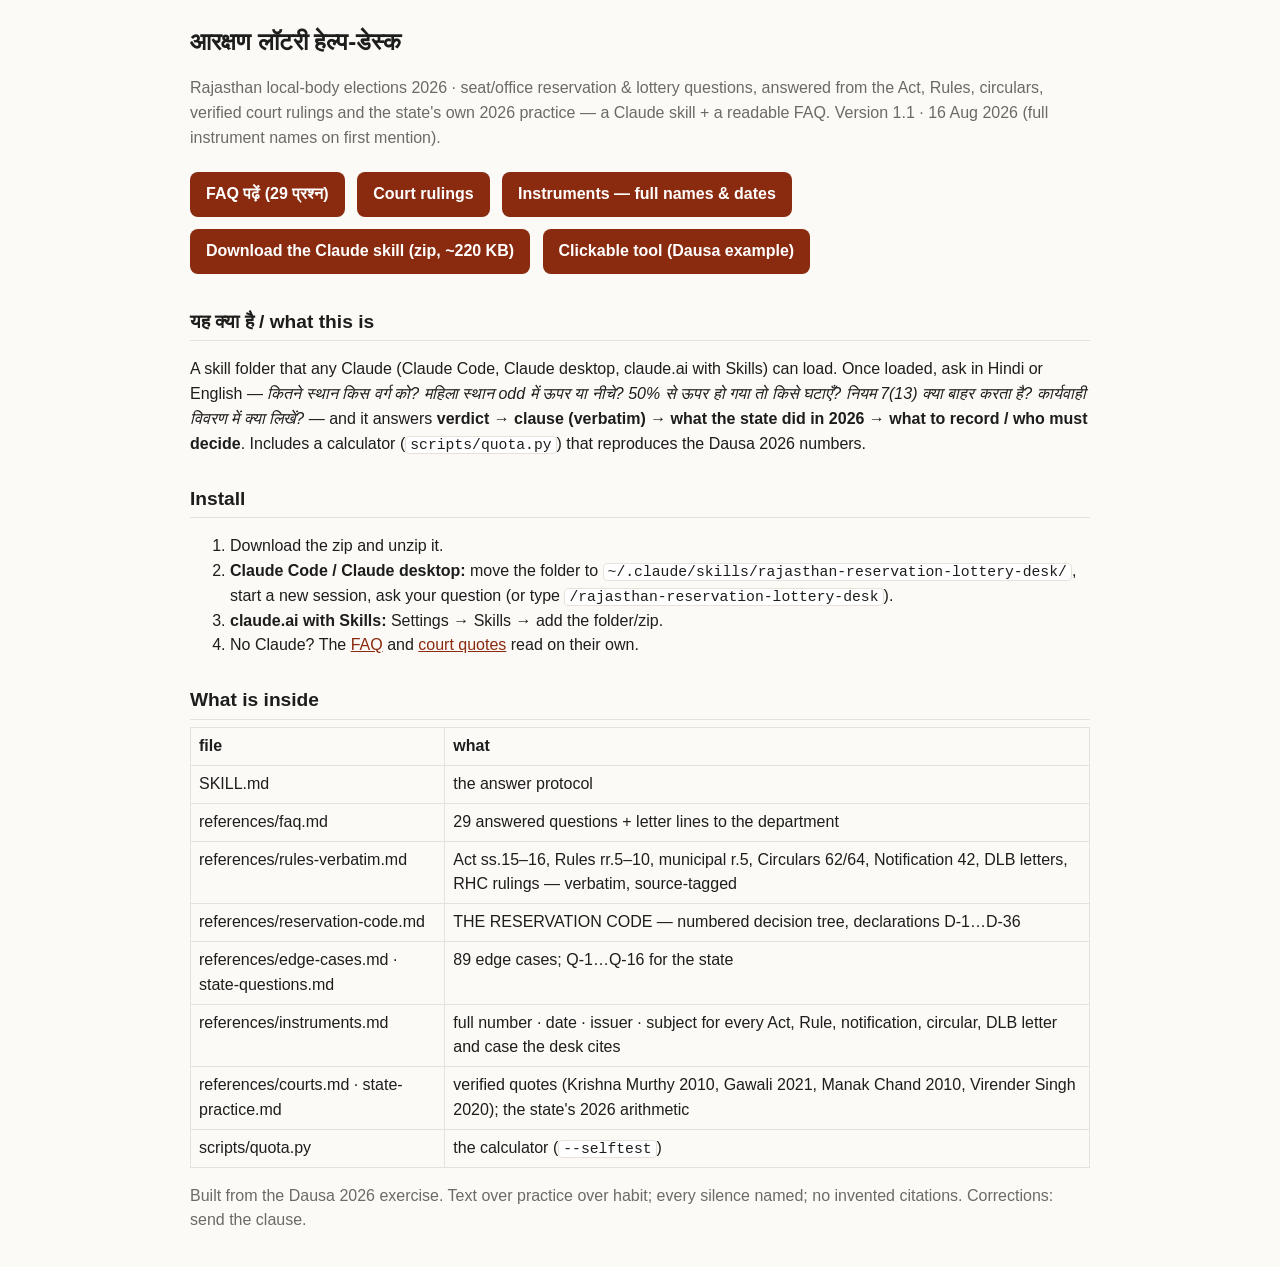
<file: skill/index.html>
<!doctype html><html lang="hi"><head><meta charset="utf-8"><meta name="viewport" content="width=device-width,initial-scale=1"><title>आरक्षण लॉटरी हेल्प-डेस्क · Claude skill</title><link rel="stylesheet" href="_style.css"></head><body>
<h1>आरक्षण लॉटरी हेल्प-डेस्क</h1>
<p class="mut">Rajasthan local-body elections 2026 · seat/office reservation &amp; lottery questions, answered from the Act, Rules, circulars, verified court rulings and the state's own 2026 practice — a Claude skill + a readable FAQ. Version 1.1 · 16 Aug 2026 (full instrument names on first mention).</p>
<p><a class="btn" href="faq.html">FAQ पढ़ें (29 प्रश्न)</a> <a class="btn" href="courts.html">Court rulings</a> <a class="btn" href="instruments.html">Instruments — full names &amp; dates</a> <a class="btn" href="rajasthan-reservation-lottery-desk.zip">Download the Claude skill (zip, ~220 KB)</a> <a class="btn" href="../">Clickable tool (Dausa example)</a></p>
<h2>यह क्या है / what this is</h2>
<p>A skill folder that any Claude (Claude Code, Claude desktop, claude.ai with Skills) can load. Once loaded, ask in Hindi or English — <i>कितने स्थान किस वर्ग को? महिला स्थान odd में ऊपर या नीचे? 50% से ऊपर हो गया तो किसे घटाएँ? नियम 7(13) क्या बाहर करता है? कार्यवाही विवरण में क्या लिखें?</i> — and it answers <b>verdict → clause (verbatim) → what the state did in 2026 → what to record / who must decide</b>. Includes a calculator (<code>scripts/quota.py</code>) that reproduces the Dausa 2026 numbers.</p>
<h2>Install</h2>
<ol>
<li>Download the zip and unzip it.</li>
<li><b>Claude Code / Claude desktop:</b> move the folder to <code>~/.claude/skills/rajasthan-reservation-lottery-desk/</code>, start a new session, ask your question (or type <code>/rajasthan-reservation-lottery-desk</code>).</li>
<li><b>claude.ai with Skills:</b> Settings → Skills → add the folder/zip.</li>
<li>No Claude? The <a href="faq.html">FAQ</a> and <a href="courts.html">court quotes</a> read on their own.</li>
</ol>
<h2>What is inside</h2>
<table><tr><th>file</th><th>what</th></tr>
<tr><td>SKILL.md</td><td>the answer protocol</td></tr>
<tr><td>references/faq.md</td><td>29 answered questions + letter lines to the department</td></tr>
<tr><td>references/rules-verbatim.md</td><td>Act ss.15–16, Rules rr.5–10, municipal r.5, Circulars 62/64, Notification 42, DLB letters, RHC rulings — verbatim, source-tagged</td></tr>
<tr><td>references/reservation-code.md</td><td>THE RESERVATION CODE — numbered decision tree, declarations D-1…D-36</td></tr>
<tr><td>references/edge-cases.md · state-questions.md</td><td>89 edge cases; Q-1…Q-16 for the state</td></tr>
<tr><td>references/instruments.md</td><td>full number · date · issuer · subject for every Act, Rule, notification, circular, DLB letter and case the desk cites</td></tr>
<tr><td>references/courts.md · state-practice.md</td><td>verified quotes (Krishna Murthy 2010, Gawali 2021, Manak Chand 2010, Virender Singh 2020); the state's 2026 arithmetic</td></tr>
<tr><td>scripts/quota.py</td><td>the calculator (<code>--selftest</code>)</td></tr></table>
<p class="mut">Built from the Dausa 2026 exercise. Text over practice over habit; every silence named; no invented citations. Corrections: send the clause.</p>
</body></html>
</file>
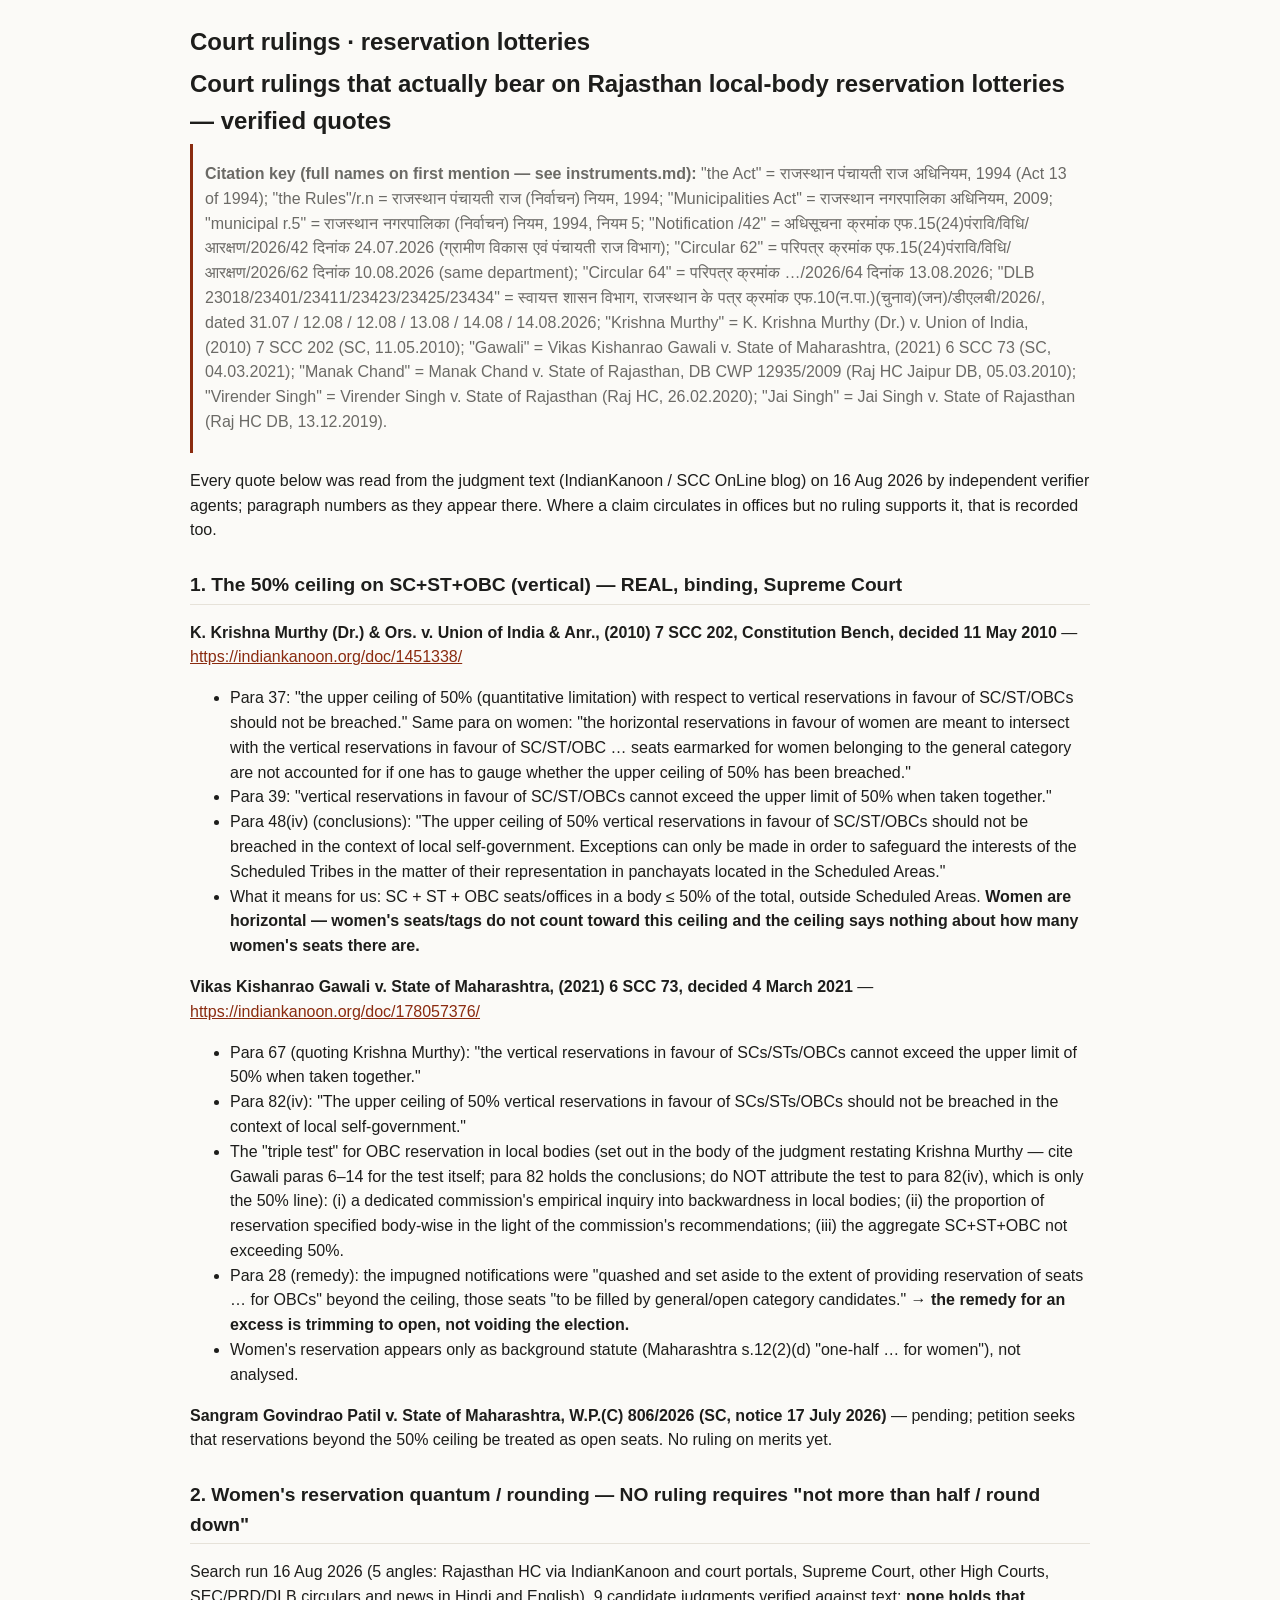
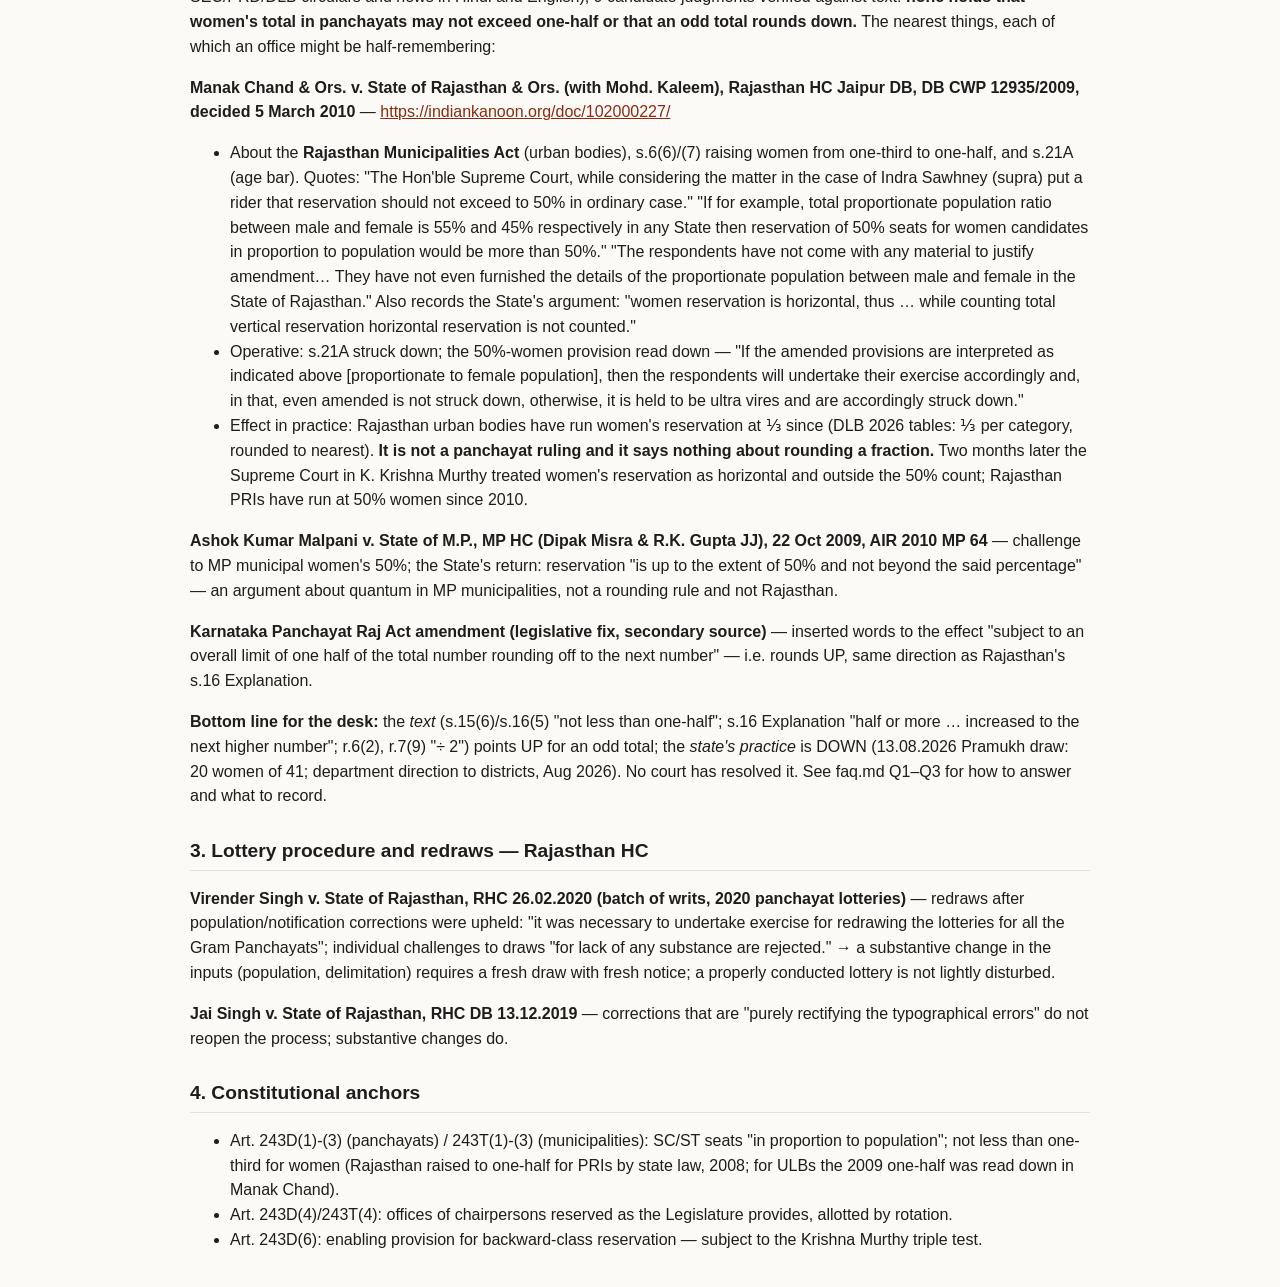
<file: skill/courts.html>
<!DOCTYPE html>
<html xmlns="http://www.w3.org/1999/xhtml" lang="" xml:lang="">
<head>
  <meta charset="utf-8" />
  <meta name="generator" content="pandoc" />
  <meta name="viewport" content="width=device-width, initial-scale=1.0, user-scalable=yes" />
  <title>Court rulings · reservation lotteries</title>
  <style>
    /* Default styles provided by pandoc.
    ** See https://pandoc.org/MANUAL.html#variables-for-html for config info.
    */
    code{white-space: pre-wrap;}
    span.smallcaps{font-variant: small-caps;}
    div.columns{display: flex; gap: min(4vw, 1.5em);}
    div.column{flex: auto; overflow-x: auto;}
    div.hanging-indent{margin-left: 1.5em; text-indent: -1.5em;}
    /* The extra [class] is a hack that increases specificity enough to
       override a similar rule in reveal.js */
    ul.task-list[class]{list-style: none;}
    ul.task-list li input[type="checkbox"] {
      font-size: inherit;
      width: 0.8em;
      margin: 0 0.8em 0.2em -1.6em;
      vertical-align: middle;
    }
    .display.math{display: block; text-align: center; margin: 0.5rem auto;}
  </style>
  <link rel="stylesheet" href="_style.css" />
</head>
<body>
<header id="title-block-header">
<h1 class="title">Court rulings · reservation lotteries</h1>
</header>
<h1
id="court-rulings-that-actually-bear-on-rajasthan-local-body-reservation-lotteries--verified-quotes">Court
rulings that actually bear on Rajasthan local-body reservation lotteries
— verified quotes</h1>
<blockquote>
<p><strong>Citation key (full names on first mention — see
instruments.md):</strong> "the Act" = राजस्थान पंचायती राज अधिनियम, 1994
(Act 13 of 1994); "the Rules"/r.n = राजस्थान पंचायती राज (निर्वाचन) नियम,
1994; "Municipalities Act" = राजस्थान नगरपालिका अधिनियम, 2009; "municipal
r.5" = राजस्थान नगरपालिका (निर्वाचन) नियम, 1994, नियम 5; "Notification
/42" = अधिसूचना क्रमांक एफ.15(24)पंरावि/विधि/आरक्षण/2026/42 दिनांक 24.07.2026
(ग्रामीण विकास एवं पंचायती राज विभाग); "Circular 62" = परिपत्र क्रमांक
एफ.15(24)पंरावि/विधि/आरक्षण/2026/62 दिनांक 10.08.2026 (same department);
"Circular 64" = परिपत्र क्रमांक …/2026/64 दिनांक 13.08.2026; "DLB
23018/23401/23411/23423/23425/23434" = स्वायत्त शासन विभाग, राजस्थान के पत्र
क्रमांक एफ.10(न.पा.)(चुनाव)(जन)/डीएलबी/2026/<number>, dated 31.07 / 12.08 /
12.08 / 13.08 / 14.08 / 14.08.2026; "Krishna Murthy" = K. Krishna Murthy
(Dr.) v. Union of India, (2010) 7 SCC 202 (SC, 11.05.2010); "Gawali" =
Vikas Kishanrao Gawali v. State of Maharashtra, (2021) 6 SCC 73 (SC,
04.03.2021); "Manak Chand" = Manak Chand v. State of Rajasthan, DB CWP
12935/2009 (Raj HC Jaipur DB, 05.03.2010); "Virender Singh" = Virender
Singh v. State of Rajasthan (Raj HC, 26.02.2020); "Jai Singh" = Jai
Singh v. State of Rajasthan (Raj HC DB, 13.12.2019).</p>
</blockquote>
<p>Every quote below was read from the judgment text (IndianKanoon / SCC
OnLine blog) on 16 Aug 2026 by independent verifier agents; paragraph
numbers as they appear there. Where a claim circulates in offices but no
ruling supports it, that is recorded too.</p>
<h2
id="1-the-50-ceiling-on-scstobc-vertical--real-binding-supreme-court">1.
The 50% ceiling on SC+ST+OBC (vertical) — REAL, binding, Supreme
Court</h2>
<p><strong>K. Krishna Murthy (Dr.) &amp; Ors. v. Union of India &amp;
Anr., (2010) 7 SCC 202, Constitution Bench, decided 11 May 2010</strong>
— <a
href="https://indiankanoon.org/doc/1451338/">https://indiankanoon.org/doc/1451338/</a></p>
<ul>
<li>Para 37: "the upper ceiling of 50% (quantitative limitation) with
respect to vertical reservations in favour of SC/ST/OBCs should not be
breached." Same para on women: "the horizontal reservations in favour of
women are meant to intersect with the vertical reservations in favour of
SC/ST/OBC … seats earmarked for women belonging to the general category
are not accounted for if one has to gauge whether the upper ceiling of
50% has been breached."</li>
<li>Para 39: "vertical reservations in favour of SC/ST/OBCs cannot
exceed the upper limit of 50% when taken together."</li>
<li>Para 48(iv) (conclusions): "The upper ceiling of 50% vertical
reservations in favour of SC/ST/OBCs should not be breached in the
context of local self-government. Exceptions can only be made in order
to safeguard the interests of the Scheduled Tribes in the matter of
their representation in panchayats located in the Scheduled Areas."</li>
<li>What it means for us: SC + ST + OBC seats/offices in a body ≤ 50% of
the total, outside Scheduled Areas. <strong>Women are horizontal —
women's seats/tags do not count toward this ceiling and the ceiling says
nothing about how many women's seats there are.</strong></li>
</ul>
<p><strong>Vikas Kishanrao Gawali v. State of Maharashtra, (2021) 6 SCC
73, decided 4 March 2021</strong> — <a
href="https://indiankanoon.org/doc/178057376/">https://indiankanoon.org/doc/178057376/</a></p>
<ul>
<li>Para 67 (quoting Krishna Murthy): "the vertical reservations in
favour of SCs/STs/OBCs cannot exceed the upper limit of 50% when taken
together."</li>
<li>Para 82(iv): "The upper ceiling of 50% vertical reservations in
favour of SCs/STs/OBCs should not be breached in the context of local
self-government."</li>
<li>The "triple test" for OBC reservation in local bodies (set out in
the body of the judgment restating Krishna Murthy — cite Gawali paras
6–14 for the test itself; para 82 holds the conclusions; do NOT
attribute the test to para 82(iv), which is only the 50% line): (i) a
dedicated commission's empirical inquiry into backwardness in local
bodies; (ii) the proportion of reservation specified body-wise in the
light of the commission's recommendations; (iii) the aggregate SC+ST+OBC
not exceeding 50%.</li>
<li>Para 28 (remedy): the impugned notifications were "quashed and set
aside to the extent of providing reservation of seats … for OBCs" beyond
the ceiling, those seats "to be filled by general/open category
candidates." → <strong>the remedy for an excess is trimming to open, not
voiding the election.</strong></li>
<li>Women's reservation appears only as background statute (Maharashtra
s.12(2)(d) "one-half … for women"), not analysed.</li>
</ul>
<p><strong>Sangram Govindrao Patil v. State of Maharashtra, W.P.(C)
806/2026 (SC, notice 17 July 2026)</strong> — pending; petition seeks
that reservations beyond the 50% ceiling be treated as open seats. No
ruling on merits yet.</p>
<h2
id="2-womens-reservation-quantum--rounding--no-ruling-requires-not-more-than-half--round-down">2.
Women's reservation quantum / rounding — NO ruling requires "not more
than half / round down"</h2>
<p>Search run 16 Aug 2026 (5 angles: Rajasthan HC via IndianKanoon and
court portals, Supreme Court, other High Courts, SEC/PRD/DLB circulars
and news in Hindi and English), 9 candidate judgments verified against
text: <strong>none holds that women's total in panchayats may not exceed
one-half or that an odd total rounds down.</strong> The nearest things,
each of which an office might be half-remembering:</p>
<p><strong>Manak Chand &amp; Ors. v. State of Rajasthan &amp; Ors. (with
Mohd. Kaleem), Rajasthan HC Jaipur DB, DB CWP 12935/2009, decided 5
March 2010</strong> — <a
href="https://indiankanoon.org/doc/102000227/">https://indiankanoon.org/doc/102000227/</a></p>
<ul>
<li>About the <strong>Rajasthan Municipalities Act</strong> (urban
bodies), s.6(6)/(7) raising women from one-third to one-half, and s.21A
(age bar). Quotes: "The Hon'ble Supreme Court, while considering the
matter in the case of Indra Sawhney (supra) put a rider that reservation
should not exceed to 50% in ordinary case." "If for example, total
proportionate population ratio between male and female is 55% and 45%
respectively in any State then reservation of 50% seats for women
candidates in proportion to population would be more than 50%." "The
respondents have not come with any material to justify amendment… They
have not even furnished the details of the proportionate population
between male and female in the State of Rajasthan." Also records the
State's argument: "women reservation is horizontal, thus … while
counting total vertical reservation horizontal reservation is not
counted."</li>
<li>Operative: s.21A struck down; the 50%-women provision read down —
"If the amended provisions are interpreted as indicated above
[proportionate to female population], then the respondents will
undertake their exercise accordingly and, in that, even amended is not
struck down, otherwise, it is held to be ultra vires and are accordingly
struck down."</li>
<li>Effect in practice: Rajasthan urban bodies have run women's
reservation at ⅓ since (DLB 2026 tables: ⅓ per category, rounded to
nearest). <strong>It is not a panchayat ruling and it says nothing about
rounding a fraction.</strong> Two months later the Supreme Court in K.
Krishna Murthy treated women's reservation as horizontal and outside the
50% count; Rajasthan PRIs have run at 50% women since 2010.</li>
</ul>
<p><strong>Ashok Kumar Malpani v. State of M.P., MP HC (Dipak Misra
&amp; R.K. Gupta JJ), 22 Oct 2009, AIR 2010 MP 64</strong> — challenge
to MP municipal women's 50%; the State's return: reservation "is up to
the extent of 50% and not beyond the said percentage" — an argument
about quantum in MP municipalities, not a rounding rule and not
Rajasthan.</p>
<p><strong>Karnataka Panchayat Raj Act amendment (legislative fix,
secondary source)</strong> — inserted words to the effect "subject to an
overall limit of one half of the total number rounding off to the next
number" — i.e. rounds UP, same direction as Rajasthan's s.16
Explanation.</p>
<p><strong>Bottom line for the desk:</strong> the <em>text</em>
(s.15(6)/s.16(5) "not less than one-half"; s.16 Explanation "half or
more … increased to the next higher number"; r.6(2), r.7(9) "÷ 2")
points UP for an odd total; the <em>state's practice</em> is DOWN
(13.08.2026 Pramukh draw: 20 women of 41; department direction to
districts, Aug 2026). No court has resolved it. See faq.md Q1–Q3 for how
to answer and what to record.</p>
<h2 id="3-lottery-procedure-and-redraws--rajasthan-hc">3. Lottery
procedure and redraws — Rajasthan HC</h2>
<p><strong>Virender Singh v. State of Rajasthan, RHC 26.02.2020 (batch
of writs, 2020 panchayat lotteries)</strong> — redraws after
population/notification corrections were upheld: "it was necessary to
undertake exercise for redrawing the lotteries for all the Gram
Panchayats"; individual challenges to draws "for lack of any substance
are rejected." → a substantive change in the inputs (population,
delimitation) requires a fresh draw with fresh notice; a properly
conducted lottery is not lightly disturbed.</p>
<p><strong>Jai Singh v. State of Rajasthan, RHC DB 13.12.2019</strong> —
corrections that are "purely rectifying the typographical errors" do not
reopen the process; substantive changes do.</p>
<h2 id="4-constitutional-anchors">4. Constitutional anchors</h2>
<ul>
<li>Art. 243D(1)-(3) (panchayats) / 243T(1)-(3) (municipalities): SC/ST
seats "in proportion to population"; not less than one-third for women
(Rajasthan raised to one-half for PRIs by state law, 2008; for ULBs the
2009 one-half was read down in Manak Chand).</li>
<li>Art. 243D(4)/243T(4): offices of chairpersons reserved as the
Legislature provides, allotted by rotation.</li>
<li>Art. 243D(6): enabling provision for backward-class reservation —
subject to the Krishna Murthy triple test.</li>
</ul>
</body>
</html>
</file>
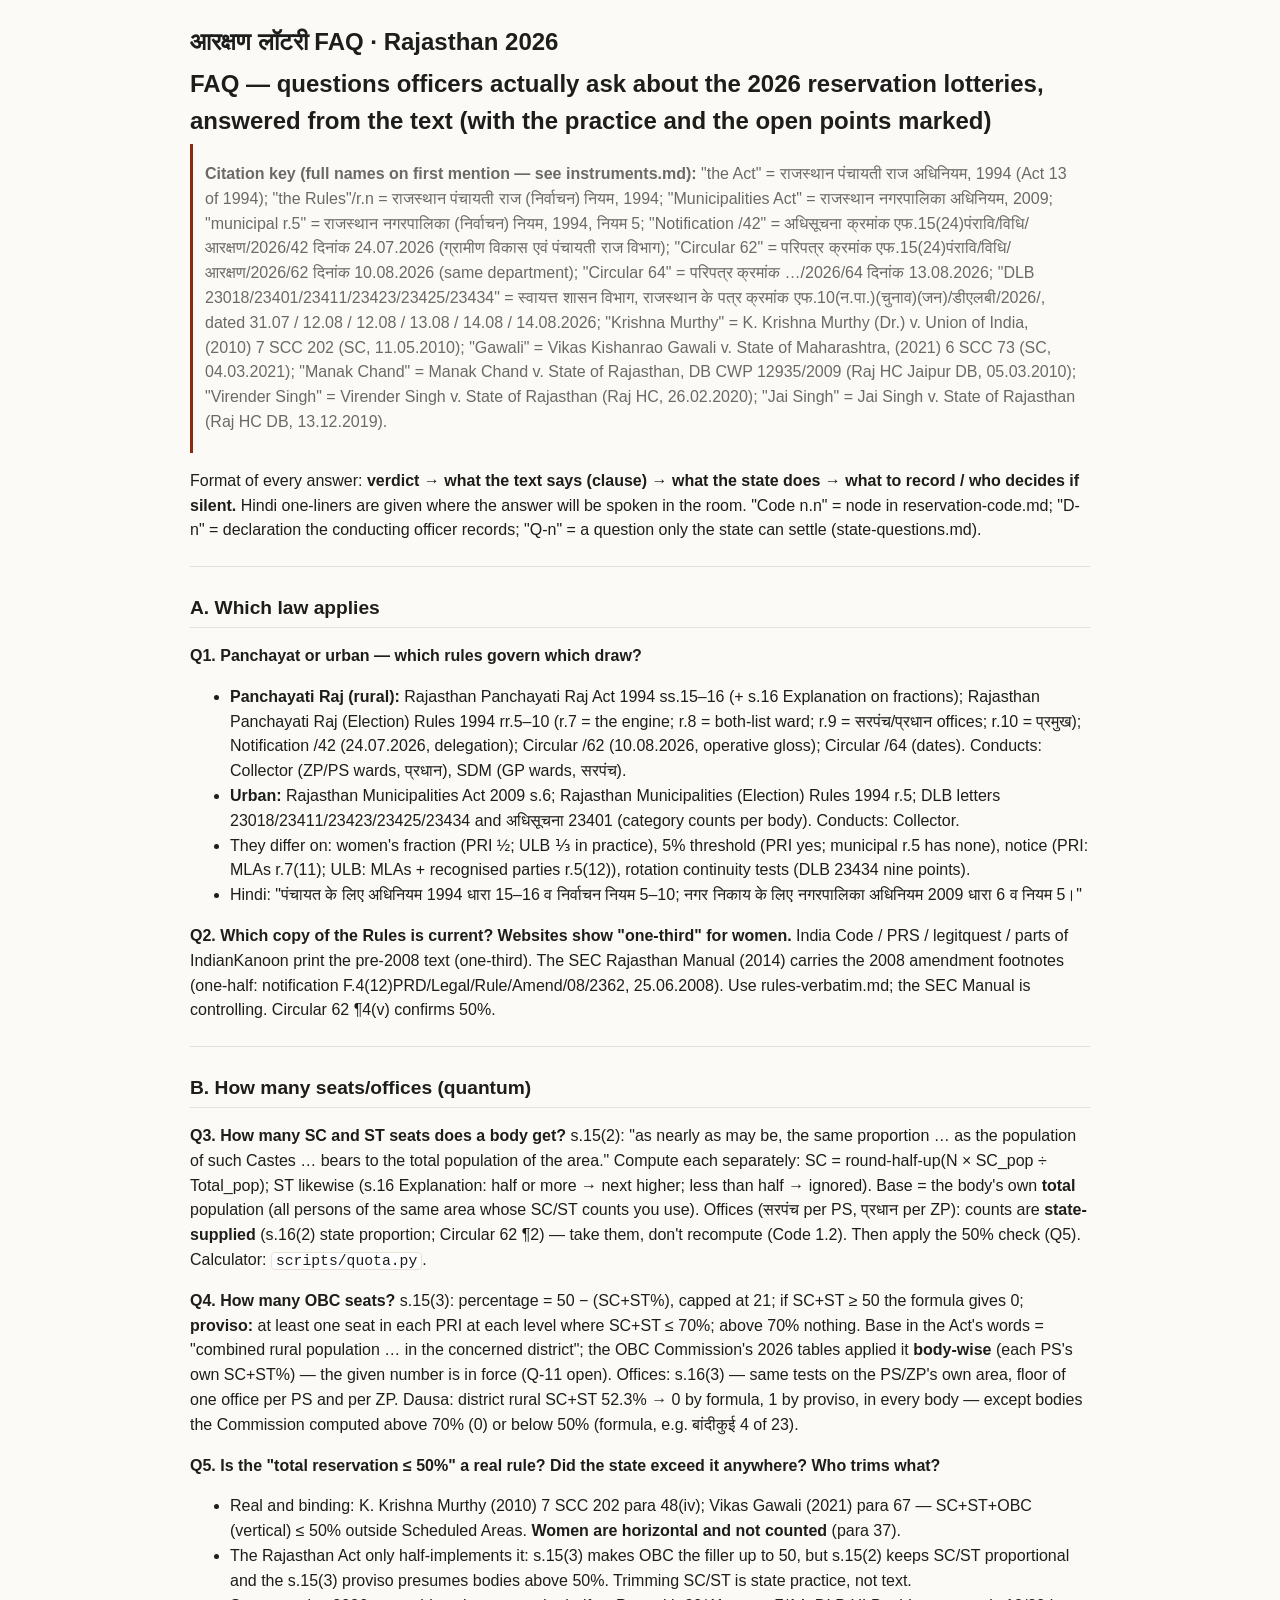
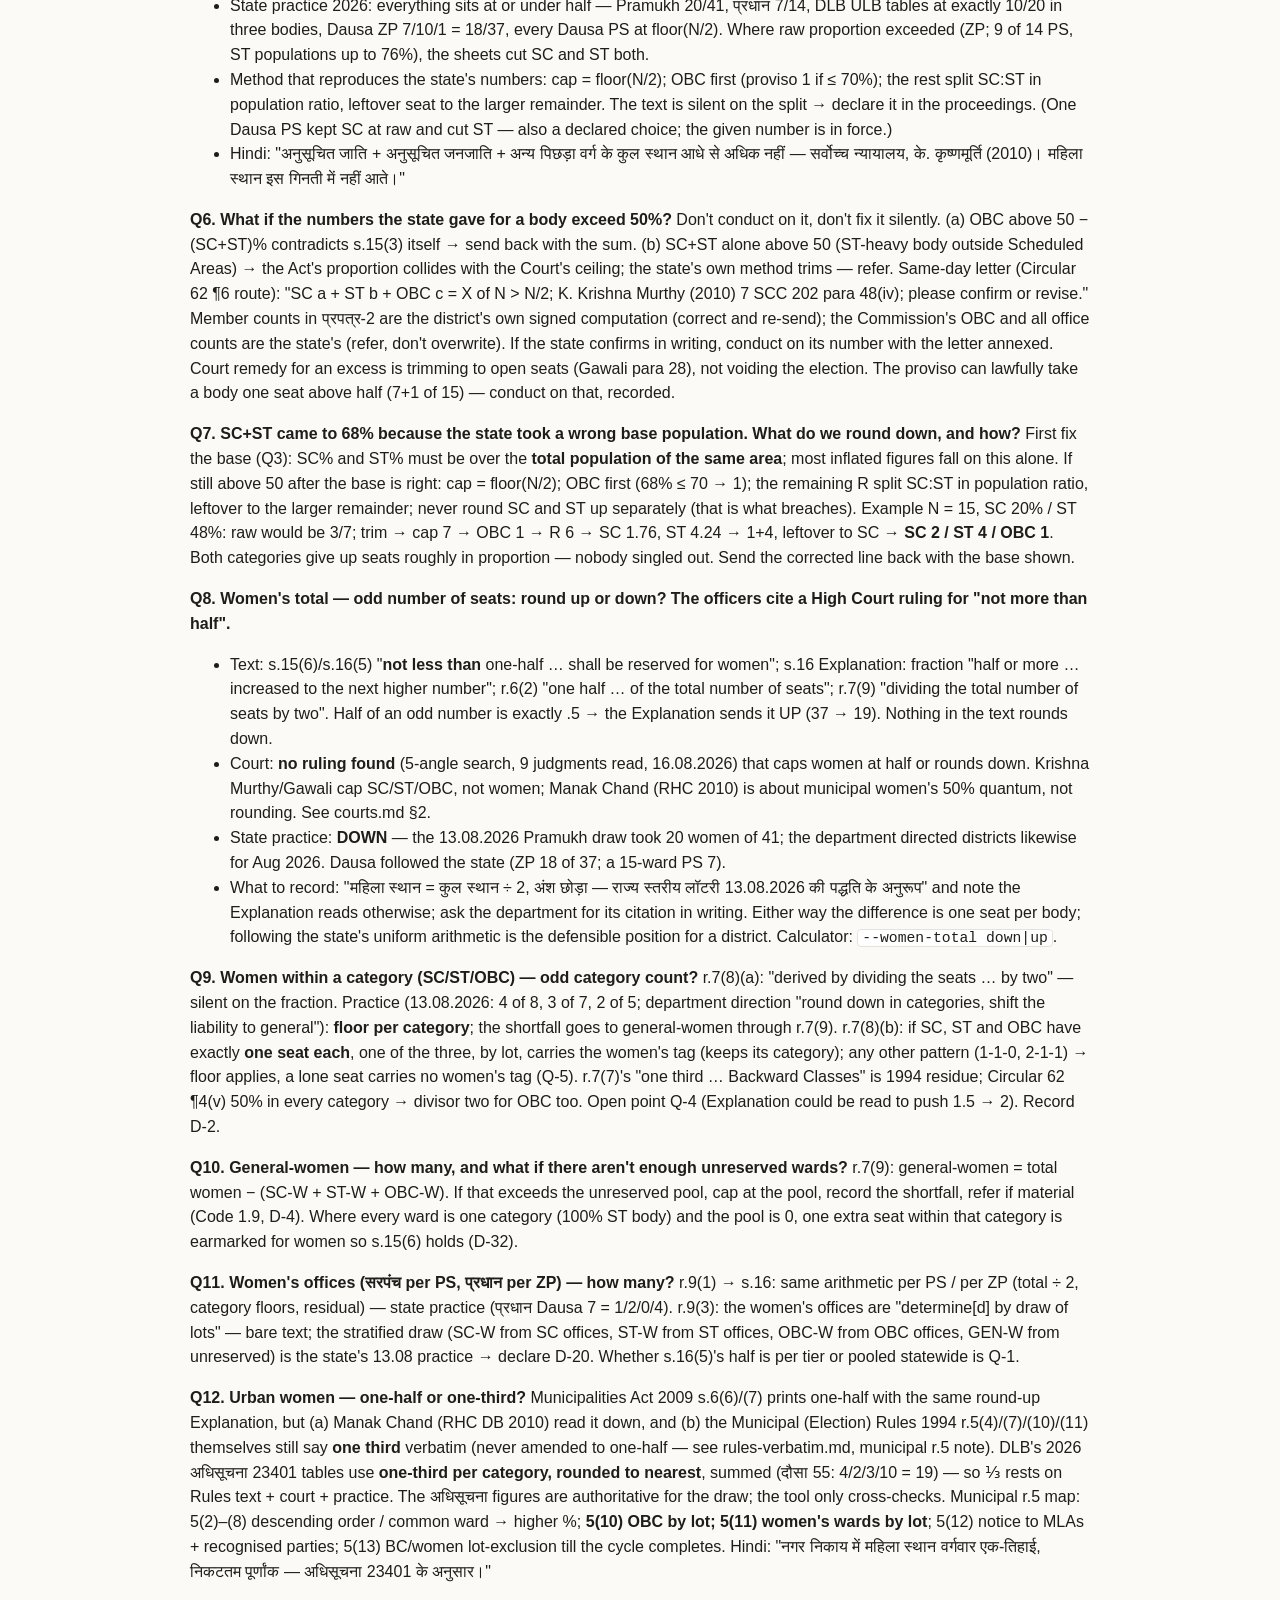
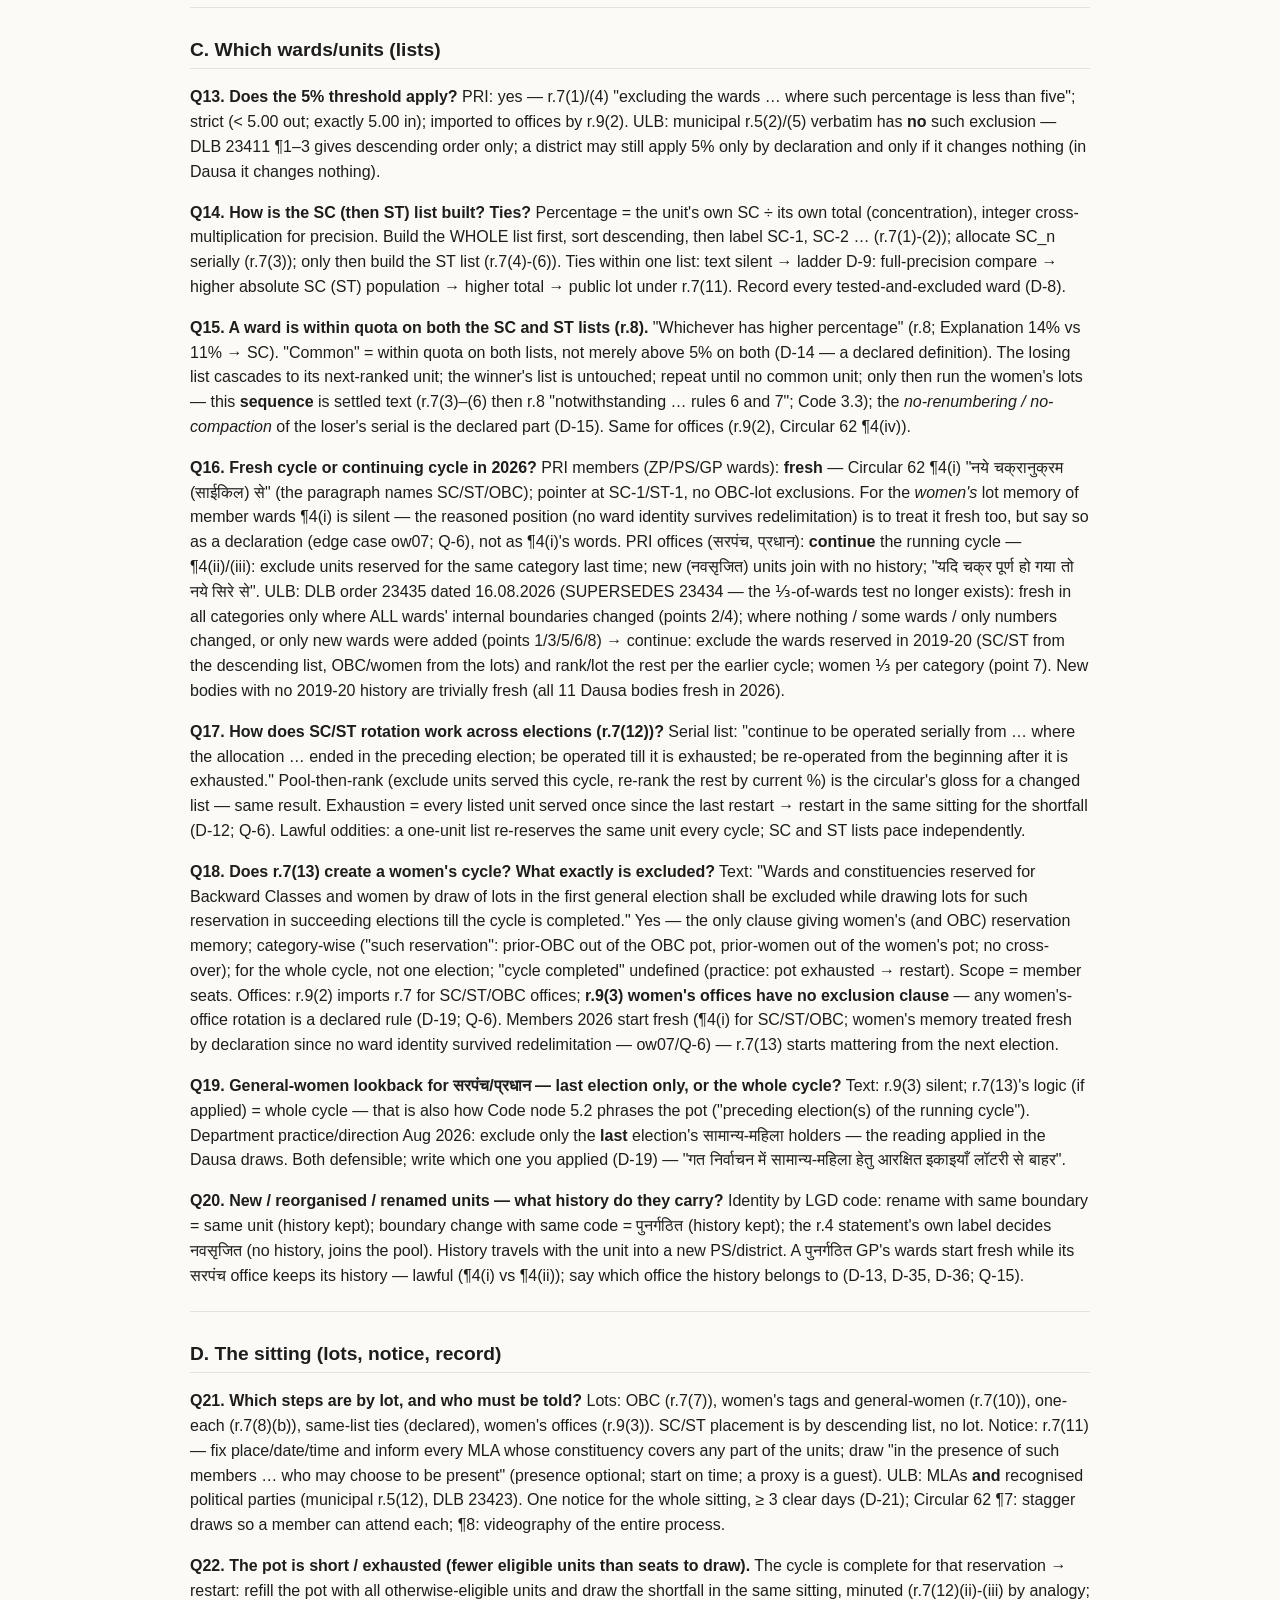
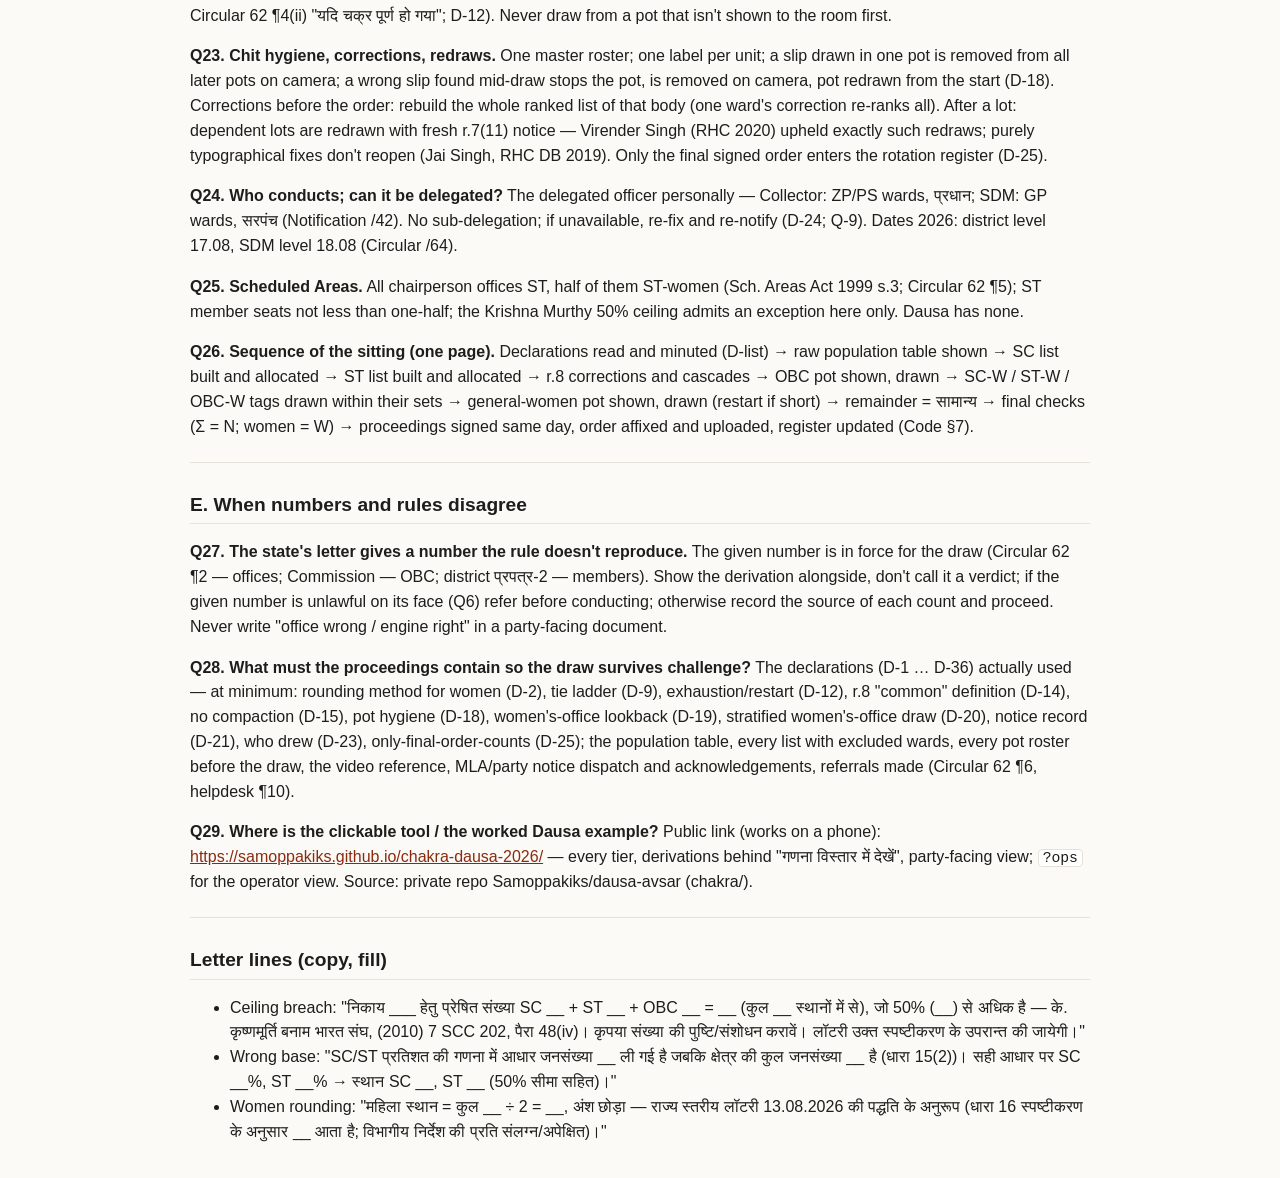
<file: skill/faq.html>
<!DOCTYPE html>
<html xmlns="http://www.w3.org/1999/xhtml" lang="" xml:lang="">
<head>
  <meta charset="utf-8" />
  <meta name="generator" content="pandoc" />
  <meta name="viewport" content="width=device-width, initial-scale=1.0, user-scalable=yes" />
  <title>आरक्षण लॉटरी FAQ · Rajasthan 2026</title>
  <style>
    /* Default styles provided by pandoc.
    ** See https://pandoc.org/MANUAL.html#variables-for-html for config info.
    */
    code{white-space: pre-wrap;}
    span.smallcaps{font-variant: small-caps;}
    div.columns{display: flex; gap: min(4vw, 1.5em);}
    div.column{flex: auto; overflow-x: auto;}
    div.hanging-indent{margin-left: 1.5em; text-indent: -1.5em;}
    /* The extra [class] is a hack that increases specificity enough to
       override a similar rule in reveal.js */
    ul.task-list[class]{list-style: none;}
    ul.task-list li input[type="checkbox"] {
      font-size: inherit;
      width: 0.8em;
      margin: 0 0.8em 0.2em -1.6em;
      vertical-align: middle;
    }
    .display.math{display: block; text-align: center; margin: 0.5rem auto;}
  </style>
  <link rel="stylesheet" href="_style.css" />
</head>
<body>
<header id="title-block-header">
<h1 class="title">आरक्षण लॉटरी FAQ · Rajasthan 2026</h1>
</header>
<h1
id="faq--questions-officers-actually-ask-about-the-2026-reservation-lotteries-answered-from-the-text-with-the-practice-and-the-open-points-marked">FAQ
— questions officers actually ask about the 2026 reservation lotteries,
answered from the text (with the practice and the open points
marked)</h1>
<blockquote>
<p><strong>Citation key (full names on first mention — see
instruments.md):</strong> "the Act" = राजस्थान पंचायती राज अधिनियम, 1994
(Act 13 of 1994); "the Rules"/r.n = राजस्थान पंचायती राज (निर्वाचन) नियम,
1994; "Municipalities Act" = राजस्थान नगरपालिका अधिनियम, 2009; "municipal
r.5" = राजस्थान नगरपालिका (निर्वाचन) नियम, 1994, नियम 5; "Notification
/42" = अधिसूचना क्रमांक एफ.15(24)पंरावि/विधि/आरक्षण/2026/42 दिनांक 24.07.2026
(ग्रामीण विकास एवं पंचायती राज विभाग); "Circular 62" = परिपत्र क्रमांक
एफ.15(24)पंरावि/विधि/आरक्षण/2026/62 दिनांक 10.08.2026 (same department);
"Circular 64" = परिपत्र क्रमांक …/2026/64 दिनांक 13.08.2026; "DLB
23018/23401/23411/23423/23425/23434" = स्वायत्त शासन विभाग, राजस्थान के पत्र
क्रमांक एफ.10(न.पा.)(चुनाव)(जन)/डीएलबी/2026/<number>, dated 31.07 / 12.08 /
12.08 / 13.08 / 14.08 / 14.08.2026; "Krishna Murthy" = K. Krishna Murthy
(Dr.) v. Union of India, (2010) 7 SCC 202 (SC, 11.05.2010); "Gawali" =
Vikas Kishanrao Gawali v. State of Maharashtra, (2021) 6 SCC 73 (SC,
04.03.2021); "Manak Chand" = Manak Chand v. State of Rajasthan, DB CWP
12935/2009 (Raj HC Jaipur DB, 05.03.2010); "Virender Singh" = Virender
Singh v. State of Rajasthan (Raj HC, 26.02.2020); "Jai Singh" = Jai
Singh v. State of Rajasthan (Raj HC DB, 13.12.2019).</p>
</blockquote>
<p>Format of every answer: <strong>verdict → what the text says (clause)
→ what the state does → what to record / who decides if silent.</strong>
Hindi one-liners are given where the answer will be spoken in the room.
"Code n.n" = node in reservation-code.md; "D-n" = declaration the
conducting officer records; "Q-n" = a question only the state can settle
(state-questions.md).</p>
<hr />
<h2 id="a-which-law-applies">A. Which law applies</h2>
<p><strong>Q1. Panchayat or urban — which rules govern which
draw?</strong></p>
<ul>
<li><strong>Panchayati Raj (rural):</strong> Rajasthan Panchayati Raj
Act 1994 ss.15–16 (+ s.16 Explanation on fractions); Rajasthan
Panchayati Raj (Election) Rules 1994 rr.5–10 (r.7 = the engine; r.8 =
both-list ward; r.9 = सरपंच/प्रधान offices; r.10 = प्रमुख); Notification /42
(24.07.2026, delegation); Circular /62 (10.08.2026, operative gloss);
Circular /64 (dates). Conducts: Collector (ZP/PS wards, प्रधान), SDM (GP
wards, सरपंच).</li>
<li><strong>Urban:</strong> Rajasthan Municipalities Act 2009 s.6;
Rajasthan Municipalities (Election) Rules 1994 r.5; DLB letters
23018/23411/23423/23425/23434 and अधिसूचना 23401 (category counts per
body). Conducts: Collector.</li>
<li>They differ on: women's fraction (PRI ½; ULB ⅓ in practice), 5%
threshold (PRI yes; municipal r.5 has none), notice (PRI: MLAs r.7(11);
ULB: MLAs + recognised parties r.5(12)), rotation continuity tests (DLB
23434 nine points).</li>
<li>Hindi: "पंचायत के लिए अधिनियम 1994 धारा 15–16 व निर्वाचन नियम 5–10; नगर
निकाय के लिए नगरपालिका अधिनियम 2009 धारा 6 व नियम 5।"</li>
</ul>
<p><strong>Q2. Which copy of the Rules is current? Websites show
"one-third" for women.</strong> India Code / PRS / legitquest / parts of
IndianKanoon print the pre-2008 text (one-third). The SEC Rajasthan
Manual (2014) carries the 2008 amendment footnotes (one-half:
notification F.4(12)PRD/Legal/Rule/Amend/08/2362, 25.06.2008). Use
rules-verbatim.md; the SEC Manual is controlling. Circular 62 ¶4(v)
confirms 50%.</p>
<hr />
<h2 id="b-how-many-seatsoffices-quantum">B. How many seats/offices
(quantum)</h2>
<p><strong>Q3. How many SC and ST seats does a body get?</strong>
s.15(2): "as nearly as may be, the same proportion … as the population
of such Castes … bears to the total population of the area." Compute
each separately: SC = round-half-up(N × SC_pop ÷ Total_pop); ST likewise
(s.16 Explanation: half or more → next higher; less than half →
ignored). Base = the body's own <strong>total</strong> population (all
persons of the same area whose SC/ST counts you use). Offices (सरपंच per
PS, प्रधान per ZP): counts are <strong>state-supplied</strong> (s.16(2)
state proportion; Circular 62 ¶2) — take them, don't recompute (Code
1.2). Then apply the 50% check (Q5). Calculator:
<code>scripts/quota.py</code>.</p>
<p><strong>Q4. How many OBC seats?</strong> s.15(3): percentage = 50 −
(SC+ST%), capped at 21; if SC+ST ≥ 50 the formula gives 0;
<strong>proviso:</strong> at least one seat in each PRI at each level
where SC+ST ≤ 70%; above 70% nothing. Base in the Act's words =
"combined rural population … in the concerned district"; the OBC
Commission's 2026 tables applied it <strong>body-wise</strong> (each
PS's own SC+ST%) — the given number is in force (Q-11 open). Offices:
s.16(3) — same tests on the PS/ZP's own area, floor of one office per PS
and per ZP. Dausa: district rural SC+ST 52.3% → 0 by formula, 1 by
proviso, in every body — except bodies the Commission computed above 70%
(0) or below 50% (formula, e.g. बांदीकुई 4 of 23).</p>
<p><strong>Q5. Is the "total reservation ≤ 50%" a real rule? Did the
state exceed it anywhere? Who trims what?</strong></p>
<ul>
<li>Real and binding: K. Krishna Murthy (2010) 7 SCC 202 para 48(iv);
Vikas Gawali (2021) para 67 — SC+ST+OBC (vertical) ≤ 50% outside
Scheduled Areas. <strong>Women are horizontal and not counted</strong>
(para 37).</li>
<li>The Rajasthan Act only half-implements it: s.15(3) makes OBC the
filler up to 50, but s.15(2) keeps SC/ST proportional and the s.15(3)
proviso presumes bodies above 50%. Trimming SC/ST is state practice, not
text.</li>
<li>State practice 2026: everything sits at or under half — Pramukh
20/41, प्रधान 7/14, DLB ULB tables at exactly 10/20 in three bodies,
Dausa ZP 7/10/1 = 18/37, every Dausa PS at floor(N/2). Where raw
proportion exceeded (ZP; 9 of 14 PS, ST populations up to 76%), the
sheets cut SC and ST both.</li>
<li>Method that reproduces the state's numbers: cap = floor(N/2); OBC
first (proviso 1 if ≤ 70%); the rest split SC:ST in population ratio,
leftover seat to the larger remainder. The text is silent on the split →
declare it in the proceedings. (One Dausa PS kept SC at raw and cut ST —
also a declared choice; the given number is in force.)</li>
<li>Hindi: "अनुसूचित जाति + अनुसूचित जनजाति + अन्य पिछड़ा वर्ग के कुल स्थान आधे से
अधिक नहीं — सर्वोच्च न्यायालय, के. कृष्णमूर्ति (2010)। महिला स्थान इस गिनती में नहीं
आते।"</li>
</ul>
<p><strong>Q6. What if the numbers the state gave for a body exceed
50%?</strong> Don't conduct on it, don't fix it silently. (a) OBC above
50 − (SC+ST)% contradicts s.15(3) itself → send back with the sum. (b)
SC+ST alone above 50 (ST-heavy body outside Scheduled Areas) → the Act's
proportion collides with the Court's ceiling; the state's own method
trims — refer. Same-day letter (Circular 62 ¶6 route): "SC a + ST b +
OBC c = X of N &gt; N/2; K. Krishna Murthy (2010) 7 SCC 202 para 48(iv);
please confirm or revise." Member counts in प्रपत्र-2 are the district's
own signed computation (correct and re-send); the Commission's OBC and
all office counts are the state's (refer, don't overwrite). If the state
confirms in writing, conduct on its number with the letter annexed.
Court remedy for an excess is trimming to open seats (Gawali para 28),
not voiding the election. The proviso can lawfully take a body one seat
above half (7+1 of 15) — conduct on that, recorded.</p>
<p><strong>Q7. SC+ST came to 68% because the state took a wrong base
population. What do we round down, and how?</strong> First fix the base
(Q3): SC% and ST% must be over the <strong>total population of the same
area</strong>; most inflated figures fall on this alone. If still above
50 after the base is right: cap = floor(N/2); OBC first (68% ≤ 70 → 1);
the remaining R split SC:ST in population ratio, leftover to the larger
remainder; never round SC and ST up separately (that is what breaches).
Example N = 15, SC 20% / ST 48%: raw would be 3/7; trim → cap 7 → OBC 1
→ R 6 → SC 1.76, ST 4.24 → 1+4, leftover to SC → <strong>SC 2 / ST 4 /
OBC 1</strong>. Both categories give up seats roughly in proportion —
nobody singled out. Send the corrected line back with the base
shown.</p>
<p><strong>Q8. Women's total — odd number of seats: round up or down?
The officers cite a High Court ruling for "not more than
half".</strong></p>
<ul>
<li>Text: s.15(6)/s.16(5) "<strong>not less than</strong> one-half …
shall be reserved for women"; s.16 Explanation: fraction "half or more …
increased to the next higher number"; r.6(2) "one half … of the total
number of seats"; r.7(9) "dividing the total number of seats by two".
Half of an odd number is exactly .5 → the Explanation sends it UP (37 →
19). Nothing in the text rounds down.</li>
<li>Court: <strong>no ruling found</strong> (5-angle search, 9 judgments
read, 16.08.2026) that caps women at half or rounds down. Krishna
Murthy/Gawali cap SC/ST/OBC, not women; Manak Chand (RHC 2010) is about
municipal women's 50% quantum, not rounding. See courts.md §2.</li>
<li>State practice: <strong>DOWN</strong> — the 13.08.2026 Pramukh draw
took 20 women of 41; the department directed districts likewise for Aug
2026. Dausa followed the state (ZP 18 of 37; a 15-ward PS 7).</li>
<li>What to record: "महिला स्थान = कुल स्थान ÷ 2, अंश छोड़ा — राज्य स्तरीय
लॉटरी 13.08.2026 की पद्धति के अनुरूप" and note the Explanation reads
otherwise; ask the department for its citation in writing. Either way
the difference is one seat per body; following the state's uniform
arithmetic is the defensible position for a district. Calculator:
<code>--women-total down|up</code>.</li>
</ul>
<p><strong>Q9. Women within a category (SC/ST/OBC) — odd category
count?</strong> r.7(8)(a): "derived by dividing the seats … by two" —
silent on the fraction. Practice (13.08.2026: 4 of 8, 3 of 7, 2 of 5;
department direction "round down in categories, shift the liability to
general"): <strong>floor per category</strong>; the shortfall goes to
general-women through r.7(9). r.7(8)(b): if SC, ST and OBC have exactly
<strong>one seat each</strong>, one of the three, by lot, carries the
women's tag (keeps its category); any other pattern (1-1-0, 2-1-1) →
floor applies, a lone seat carries no women's tag (Q-5). r.7(7)'s "one
third … Backward Classes" is 1994 residue; Circular 62 ¶4(v) 50% in
every category → divisor two for OBC too. Open point Q-4 (Explanation
could be read to push 1.5 → 2). Record D-2.</p>
<p><strong>Q10. General-women — how many, and what if there aren't
enough unreserved wards?</strong> r.7(9): general-women = total women −
(SC-W + ST-W + OBC-W). If that exceeds the unreserved pool, cap at the
pool, record the shortfall, refer if material (Code 1.9, D-4). Where
every ward is one category (100% ST body) and the pool is 0, one extra
seat within that category is earmarked for women so s.15(6) holds
(D-32).</p>
<p><strong>Q11. Women's offices (सरपंच per PS, प्रधान per ZP) — how
many?</strong> r.9(1) → s.16: same arithmetic per PS / per ZP (total ÷
2, category floors, residual) — state practice (प्रधान Dausa 7 =
1/2/0/4). r.9(3): the women's offices are "determine[d] by draw of lots"
— bare text; the stratified draw (SC-W from SC offices, ST-W from ST
offices, OBC-W from OBC offices, GEN-W from unreserved) is the state's
13.08 practice → declare D-20. Whether s.16(5)'s half is per tier or
pooled statewide is Q-1.</p>
<p><strong>Q12. Urban women — one-half or one-third?</strong>
Municipalities Act 2009 s.6(6)/(7) prints one-half with the same
round-up Explanation, but (a) Manak Chand (RHC DB 2010) read it down,
and (b) the Municipal (Election) Rules 1994 r.5(4)/(7)/(10)/(11)
themselves still say <strong>one third</strong> verbatim (never amended
to one-half — see rules-verbatim.md, municipal r.5 note). DLB's 2026
अधिसूचना 23401 tables use <strong>one-third per category, rounded to
nearest</strong>, summed (दौसा 55: 4/2/3/10 = 19) — so ⅓ rests on Rules
text + court + practice. The अधिसूचना figures are authoritative for the
draw; the tool only cross-checks. Municipal r.5 map: 5(2)–(8) descending
order / common ward → higher %; <strong>5(10) OBC by lot; 5(11) women's
wards by lot</strong>; 5(12) notice to MLAs + recognised parties; 5(13)
BC/women lot-exclusion till the cycle completes. Hindi: "नगर निकाय में
महिला स्थान वर्गवार एक-तिहाई, निकटतम पूर्णांक — अधिसूचना 23401 के अनुसार।"</p>
<hr />
<h2 id="c-which-wardsunits-lists">C. Which wards/units (lists)</h2>
<p><strong>Q13. Does the 5% threshold apply?</strong> PRI: yes —
r.7(1)/(4) "excluding the wards … where such percentage is less than
five"; strict (&lt; 5.00 out; exactly 5.00 in); imported to offices by
r.9(2). ULB: municipal r.5(2)/(5) verbatim has <strong>no</strong> such
exclusion — DLB 23411 ¶1–3 gives descending order only; a district may
still apply 5% only by declaration and only if it changes nothing (in
Dausa it changes nothing).</p>
<p><strong>Q14. How is the SC (then ST) list built? Ties?</strong>
Percentage = the unit's own SC ÷ its own total (concentration), integer
cross-multiplication for precision. Build the WHOLE list first, sort
descending, then label SC-1, SC-2 … (r.7(1)-(2)); allocate SC_n serially
(r.7(3)); only then build the ST list (r.7(4)-(6)). Ties within one
list: text silent → ladder D-9: full-precision compare → higher absolute
SC (ST) population → higher total → public lot under r.7(11). Record
every tested-and-excluded ward (D-8).</p>
<p><strong>Q15. A ward is within quota on both the SC and ST lists
(r.8).</strong> "Whichever has higher percentage" (r.8; Explanation 14%
vs 11% → SC). "Common" = within quota on both lists, not merely above 5%
on both (D-14 — a declared definition). The losing list cascades to its
next-ranked unit; the winner's list is untouched; repeat until no common
unit; only then run the women's lots — this <strong>sequence</strong> is
settled text (r.7(3)–(6) then r.8 "notwithstanding … rules 6 and 7";
Code 3.3); the <em>no-renumbering / no-compaction</em> of the loser's
serial is the declared part (D-15). Same for offices (r.9(2), Circular
62 ¶4(iv)).</p>
<p><strong>Q16. Fresh cycle or continuing cycle in 2026?</strong> PRI
members (ZP/PS/GP wards): <strong>fresh</strong> — Circular 62 ¶4(i) "नये
चक्रानुक्रम (साईकिल) से" (the paragraph names SC/ST/OBC); pointer at
SC-1/ST-1, no OBC-lot exclusions. For the <em>women's</em> lot memory of
member wards ¶4(i) is silent — the reasoned position (no ward identity
survives redelimitation) is to treat it fresh too, but say so as a
declaration (edge case ow07; Q-6), not as ¶4(i)'s words. PRI offices
(सरपंच, प्रधान): <strong>continue</strong> the running cycle —
¶4(ii)/(iii): exclude units reserved for the same category last time;
new (नवसृजित) units join with no history; "यदि चक्र पूर्ण हो गया तो नये सिरे
से". ULB: DLB order 23435 dated 16.08.2026 (SUPERSEDES 23434 — the
⅓-of-wards test no longer exists): fresh in all categories only where
ALL wards' internal boundaries changed (points 2/4); where nothing /
some wards / only numbers changed, or only new wards were added (points
1/3/5/6/8) → continue: exclude the wards reserved in 2019-20 (SC/ST from
the descending list, OBC/women from the lots) and rank/lot the rest per
the earlier cycle; women ⅓ per category (point 7). New bodies with no
2019-20 history are trivially fresh (all 11 Dausa bodies fresh in
2026).</p>
<p><strong>Q17. How does SC/ST rotation work across elections
(r.7(12))?</strong> Serial list: "continue to be operated serially from
… where the allocation … ended in the preceding election; be operated
till it is exhausted; be re-operated from the beginning after it is
exhausted." Pool-then-rank (exclude units served this cycle, re-rank the
rest by current %) is the circular's gloss for a changed list — same
result. Exhaustion = every listed unit served once since the last
restart → restart in the same sitting for the shortfall (D-12; Q-6).
Lawful oddities: a one-unit list re-reserves the same unit every cycle;
SC and ST lists pace independently.</p>
<p><strong>Q18. Does r.7(13) create a women's cycle? What exactly is
excluded?</strong> Text: "Wards and constituencies reserved for Backward
Classes and women by draw of lots in the first general election shall be
excluded while drawing lots for such reservation in succeeding elections
till the cycle is completed." Yes — the only clause giving women's (and
OBC) reservation memory; category-wise ("such reservation": prior-OBC
out of the OBC pot, prior-women out of the women's pot; no cross-over);
for the whole cycle, not one election; "cycle completed" undefined
(practice: pot exhausted → restart). Scope = member seats. Offices:
r.9(2) imports r.7 for SC/ST/OBC offices; <strong>r.9(3) women's offices
have no exclusion clause</strong> — any women's-office rotation is a
declared rule (D-19; Q-6). Members 2026 start fresh (¶4(i) for
SC/ST/OBC; women's memory treated fresh by declaration since no ward
identity survived redelimitation — ow07/Q-6) — r.7(13) starts mattering
from the next election.</p>
<p><strong>Q19. General-women lookback for सरपंच/प्रधान — last election
only, or the whole cycle?</strong> Text: r.9(3) silent; r.7(13)'s logic
(if applied) = whole cycle — that is also how Code node 5.2 phrases the
pot ("preceding election(s) of the running cycle"). Department
practice/direction Aug 2026: exclude only the <strong>last</strong>
election's सामान्य-महिला holders — the reading applied in the Dausa
draws. Both defensible; write which one you applied (D-19) — "गत निर्वाचन
में सामान्य-महिला हेतु आरक्षित इकाइयाँ लॉटरी से बाहर".</p>
<p><strong>Q20. New / reorganised / renamed units — what history do they
carry?</strong> Identity by LGD code: rename with same boundary = same
unit (history kept); boundary change with same code = पुनर्गठित (history
kept); the r.4 statement's own label decides नवसृजित (no history, joins
the pool). History travels with the unit into a new PS/district. A
पुनर्गठित GP's wards start fresh while its सरपंच office keeps its history —
lawful (¶4(i) vs ¶4(ii)); say which office the history belongs to (D-13,
D-35, D-36; Q-15).</p>
<hr />
<h2 id="d-the-sitting-lots-notice-record">D. The sitting (lots, notice,
record)</h2>
<p><strong>Q21. Which steps are by lot, and who must be told?</strong>
Lots: OBC (r.7(7)), women's tags and general-women (r.7(10)), one-each
(r.7(8)(b)), same-list ties (declared), women's offices (r.9(3)). SC/ST
placement is by descending list, no lot. Notice: r.7(11) — fix
place/date/time and inform every MLA whose constituency covers any part
of the units; draw "in the presence of such members … who may choose to
be present" (presence optional; start on time; a proxy is a guest). ULB:
MLAs <strong>and</strong> recognised political parties (municipal
r.5(12), DLB 23423). One notice for the whole sitting, ≥ 3 clear days
(D-21); Circular 62 ¶7: stagger draws so a member can attend each; ¶8:
videography of the entire process.</p>
<p><strong>Q22. The pot is short / exhausted (fewer eligible units than
seats to draw).</strong> The cycle is complete for that reservation →
restart: refill the pot with all otherwise-eligible units and draw the
shortfall in the same sitting, minuted (r.7(12)(ii)-(iii) by analogy;
Circular 62 ¶4(ii) "यदि चक्र पूर्ण हो गया"; D-12). Never draw from a pot
that isn't shown to the room first.</p>
<p><strong>Q23. Chit hygiene, corrections, redraws.</strong> One master
roster; one label per unit; a slip drawn in one pot is removed from all
later pots on camera; a wrong slip found mid-draw stops the pot, is
removed on camera, pot redrawn from the start (D-18). Corrections before
the order: rebuild the whole ranked list of that body (one ward's
correction re-ranks all). After a lot: dependent lots are redrawn with
fresh r.7(11) notice — Virender Singh (RHC 2020) upheld exactly such
redraws; purely typographical fixes don't reopen (Jai Singh, RHC DB
2019). Only the final signed order enters the rotation register
(D-25).</p>
<p><strong>Q24. Who conducts; can it be delegated?</strong> The
delegated officer personally — Collector: ZP/PS wards, प्रधान; SDM: GP
wards, सरपंच (Notification /42). No sub-delegation; if unavailable,
re-fix and re-notify (D-24; Q-9). Dates 2026: district level 17.08, SDM
level 18.08 (Circular /64).</p>
<p><strong>Q25. Scheduled Areas.</strong> All chairperson offices ST,
half of them ST-women (Sch. Areas Act 1999 s.3; Circular 62 ¶5); ST
member seats not less than one-half; the Krishna Murthy 50% ceiling
admits an exception here only. Dausa has none.</p>
<p><strong>Q26. Sequence of the sitting (one page).</strong>
Declarations read and minuted (D-list) → raw population table shown → SC
list built and allocated → ST list built and allocated → r.8 corrections
and cascades → OBC pot shown, drawn → SC-W / ST-W / OBC-W tags drawn
within their sets → general-women pot shown, drawn (restart if short) →
remainder = सामान्य → final checks (Σ = N; women = W) → proceedings
signed same day, order affixed and uploaded, register updated (Code
§7).</p>
<hr />
<h2 id="e-when-numbers-and-rules-disagree">E. When numbers and rules
disagree</h2>
<p><strong>Q27. The state's letter gives a number the rule doesn't
reproduce.</strong> The given number is in force for the draw (Circular
62 ¶2 — offices; Commission — OBC; district प्रपत्र-2 — members). Show the
derivation alongside, don't call it a verdict; if the given number is
unlawful on its face (Q6) refer before conducting; otherwise record the
source of each count and proceed. Never write "office wrong / engine
right" in a party-facing document.</p>
<p><strong>Q28. What must the proceedings contain so the draw survives
challenge?</strong> The declarations (D-1 … D-36) actually used — at
minimum: rounding method for women (D-2), tie ladder (D-9),
exhaustion/restart (D-12), r.8 "common" definition (D-14), no compaction
(D-15), pot hygiene (D-18), women's-office lookback (D-19), stratified
women's-office draw (D-20), notice record (D-21), who drew (D-23),
only-final-order-counts (D-25); the population table, every list with
excluded wards, every pot roster before the draw, the video reference,
MLA/party notice dispatch and acknowledgements, referrals made (Circular
62 ¶6, helpdesk ¶10).</p>
<p><strong>Q29. Where is the clickable tool / the worked Dausa
example?</strong> Public link (works on a phone): <a
href="https://samoppakiks.github.io/chakra-dausa-2026/">https://samoppakiks.github.io/chakra-dausa-2026/</a>
— every tier, derivations behind "गणना विस्तार में देखें", party-facing view;
<code>?ops</code> for the operator view. Source: private repo
Samoppakiks/dausa-avsar (chakra/).</p>
<hr />
<h2 id="letter-lines-copy-fill">Letter lines (copy, fill)</h2>
<ul>
<li>Ceiling breach: "निकाय ___ हेतु प्रेषित संख्या SC __ + ST __ + OBC __ = __
(कुल __ स्थानों में से), जो 50% (__) से अधिक है — के. कृष्णमूर्ति बनाम भारत संघ,
(2010) 7 SCC 202, पैरा 48(iv)। कृपया संख्या की पुष्टि/संशोधन करावें। लॉटरी उक्त
स्पष्टीकरण के उपरान्त की जायेगी।"</li>
<li>Wrong base: "SC/ST प्रतिशत की गणना में आधार जनसंख्या __ ली गई है जबकि क्षेत्र
की कुल जनसंख्या __ है (धारा 15(2))। सही आधार पर SC __%, ST __% → स्थान SC __,
ST __ (50% सीमा सहित)।"</li>
<li>Women rounding: "महिला स्थान = कुल __ ÷ 2 = __, अंश छोड़ा — राज्य स्तरीय
लॉटरी 13.08.2026 की पद्धति के अनुरूप (धारा 16 स्पष्टीकरण के अनुसार __ आता है;
विभागीय निर्देश की प्रति संलग्न/अपेक्षित)।"</li>
</ul>
</body>
</html>
</file>
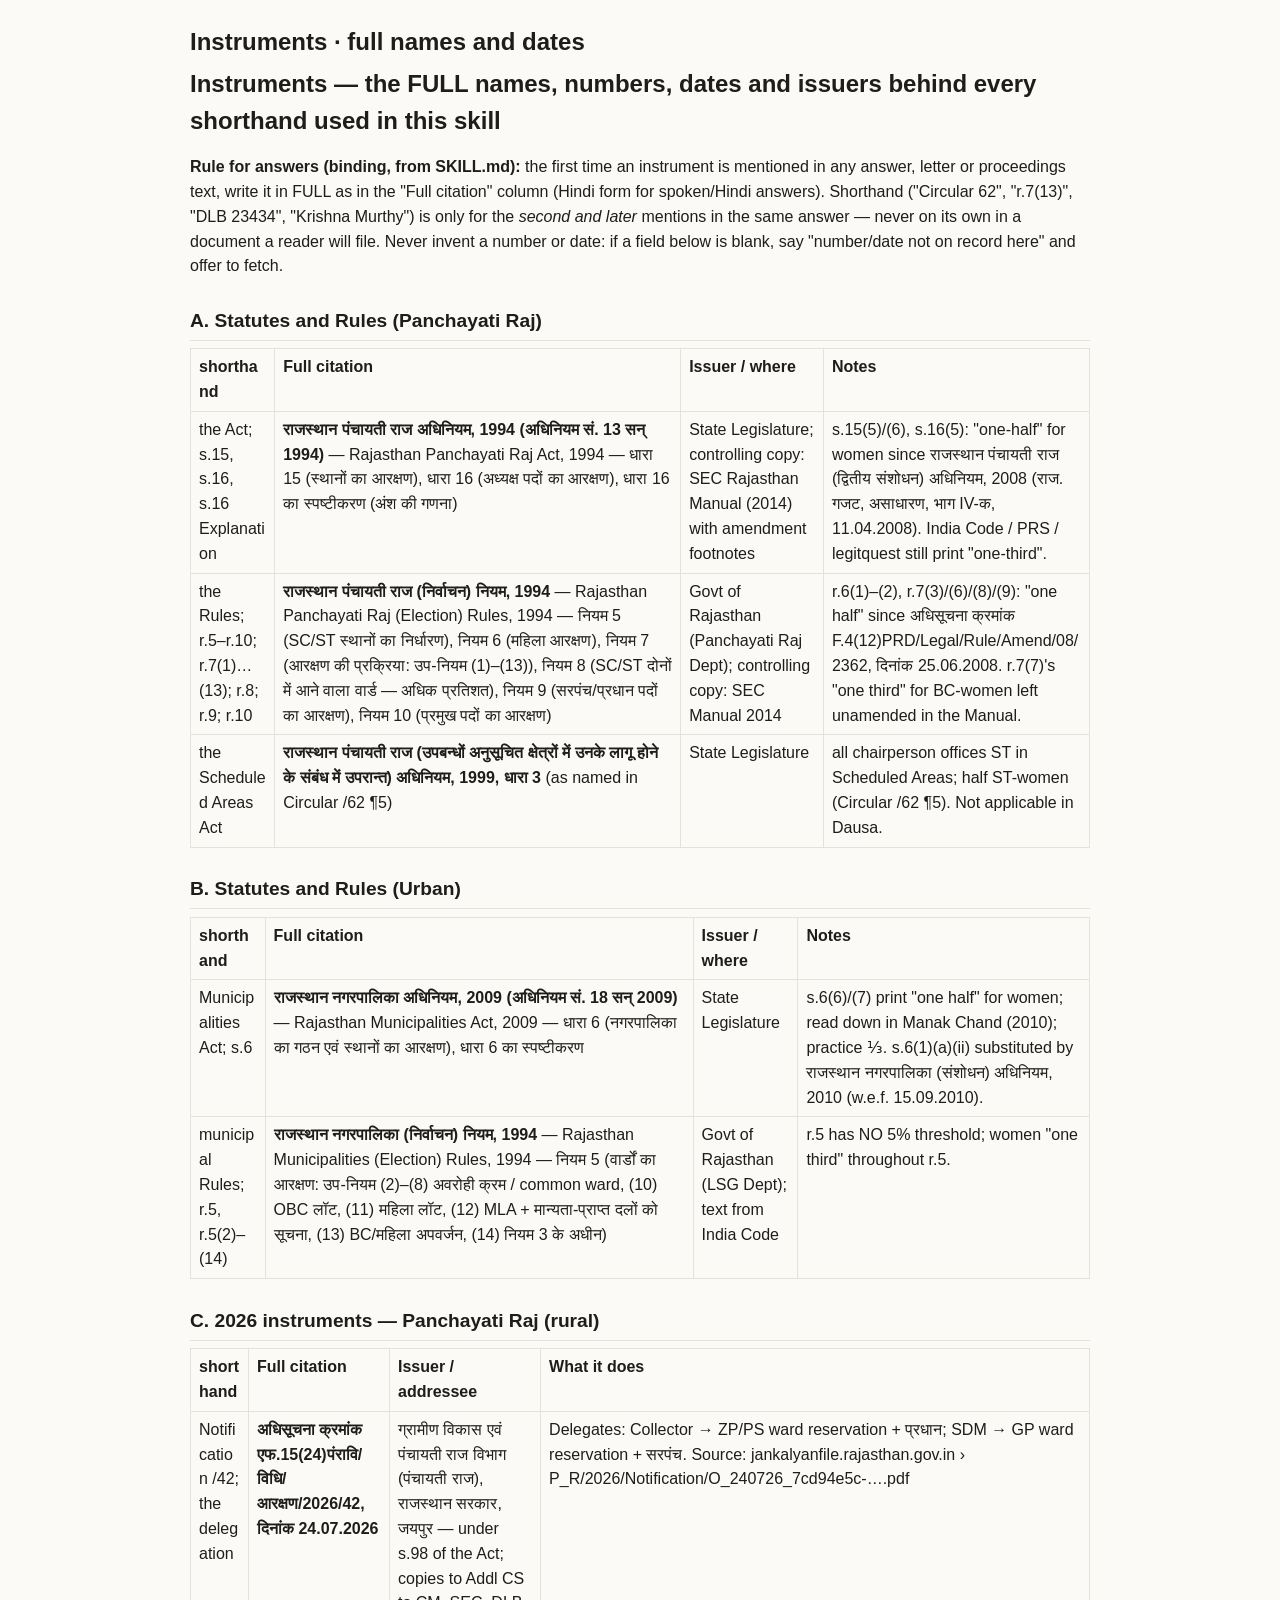
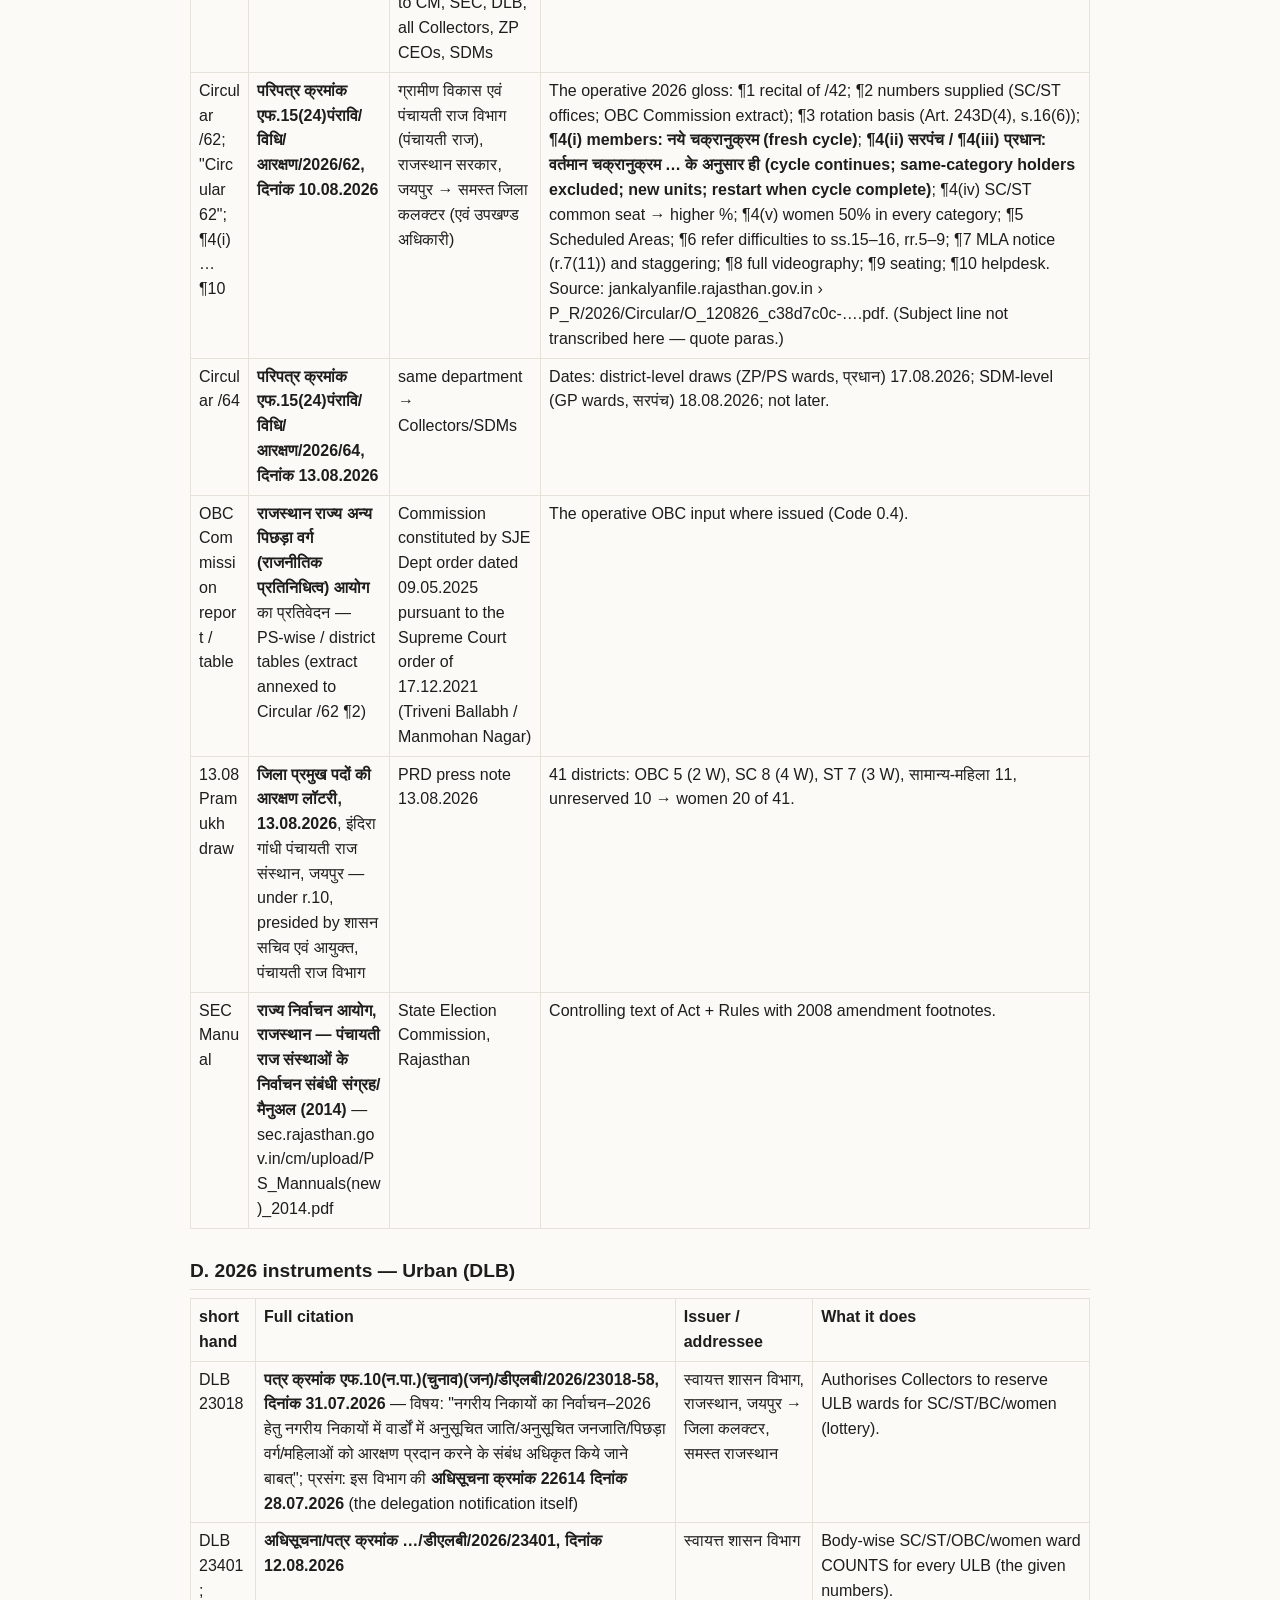
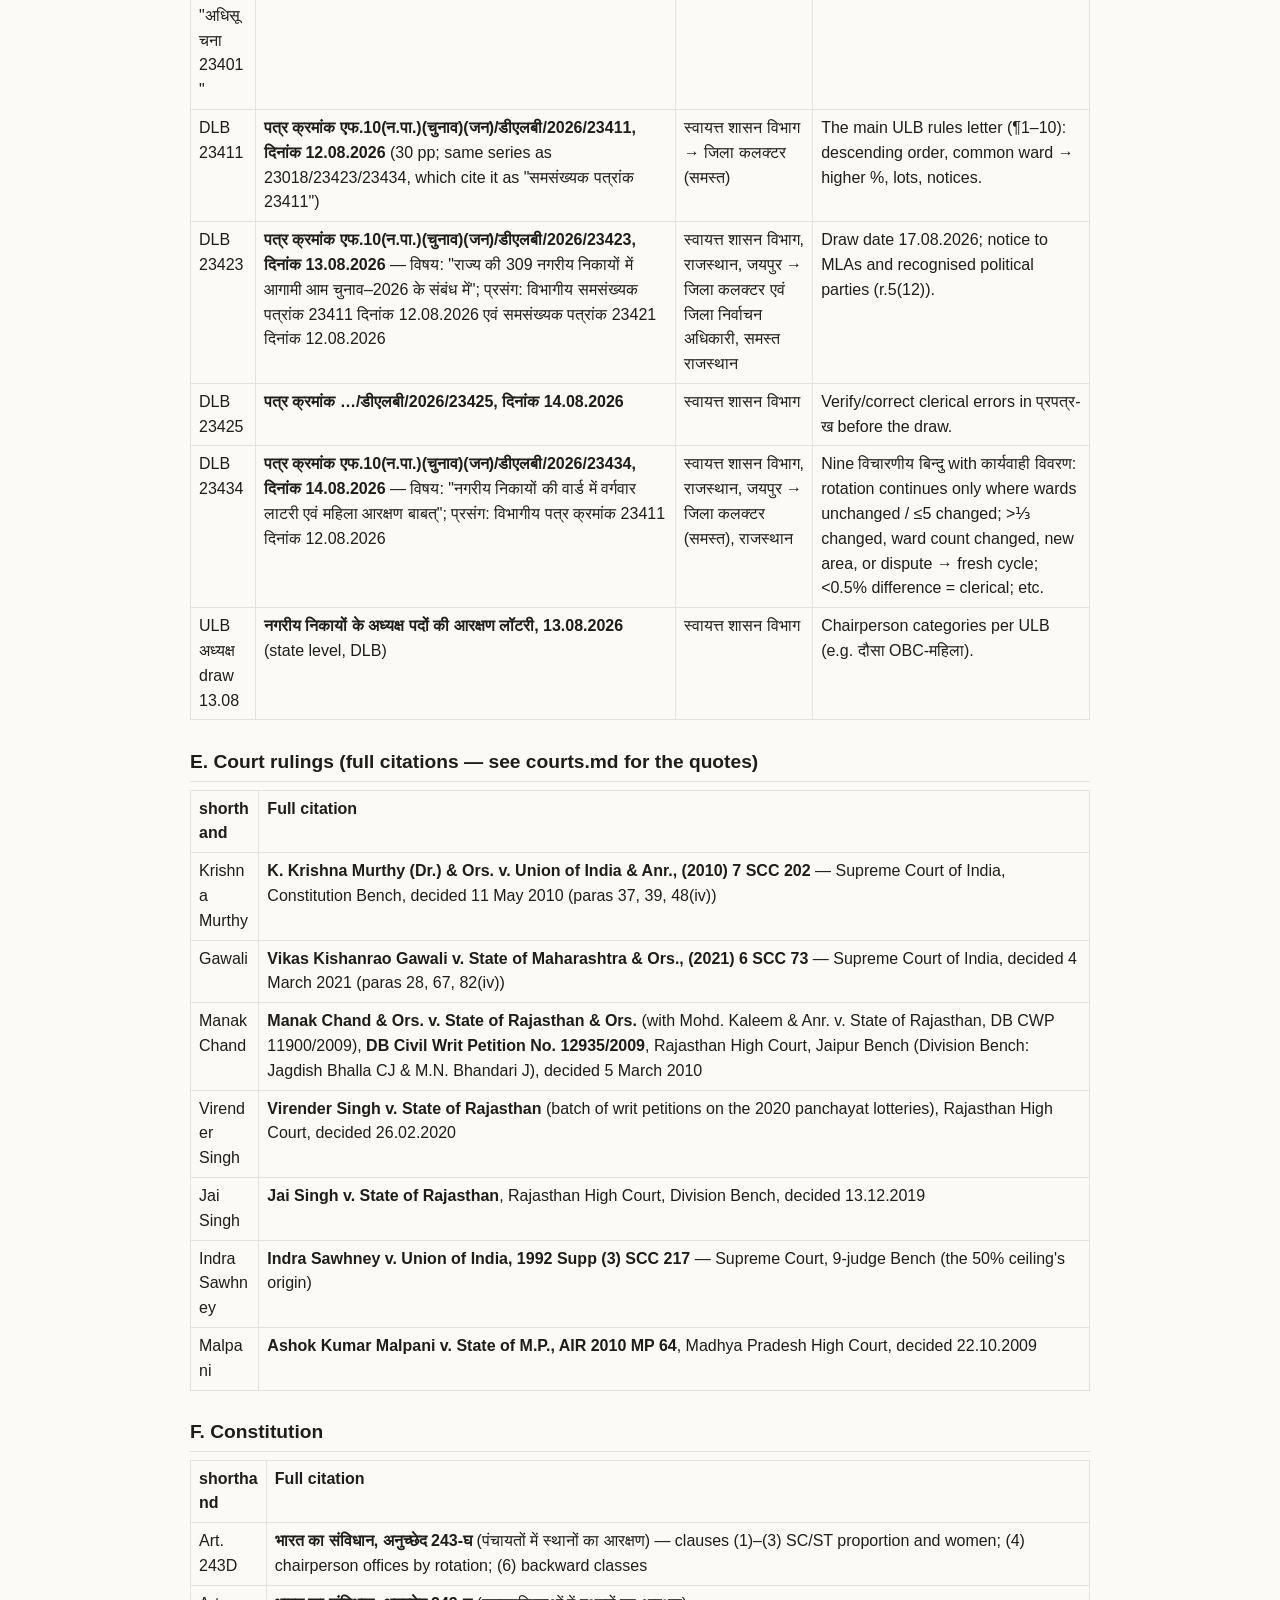
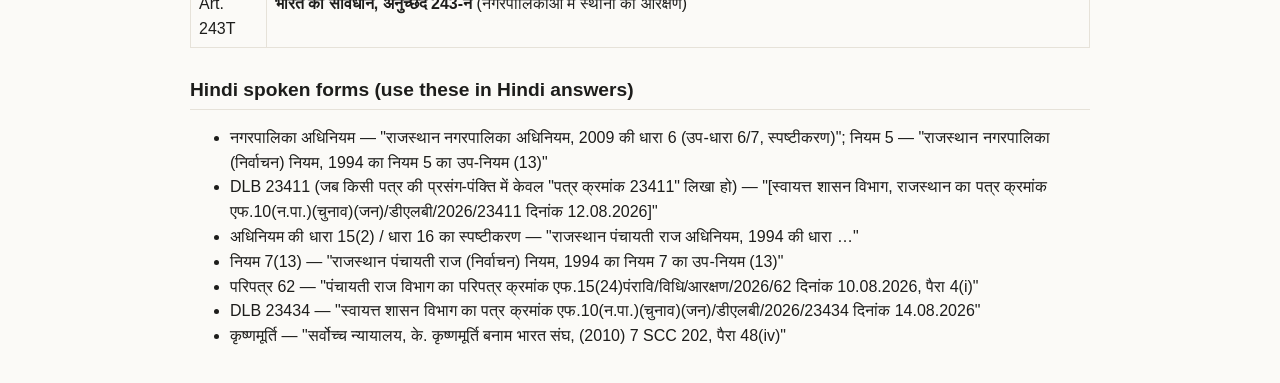
<file: skill/instruments.html>
<!DOCTYPE html>
<html xmlns="http://www.w3.org/1999/xhtml" lang="" xml:lang="">
<head>
  <meta charset="utf-8" />
  <meta name="generator" content="pandoc" />
  <meta name="viewport" content="width=device-width, initial-scale=1.0, user-scalable=yes" />
  <title>Instruments · full names and dates</title>
  <style>
    /* Default styles provided by pandoc.
    ** See https://pandoc.org/MANUAL.html#variables-for-html for config info.
    */
    code{white-space: pre-wrap;}
    span.smallcaps{font-variant: small-caps;}
    div.columns{display: flex; gap: min(4vw, 1.5em);}
    div.column{flex: auto; overflow-x: auto;}
    div.hanging-indent{margin-left: 1.5em; text-indent: -1.5em;}
    /* The extra [class] is a hack that increases specificity enough to
       override a similar rule in reveal.js */
    ul.task-list[class]{list-style: none;}
    ul.task-list li input[type="checkbox"] {
      font-size: inherit;
      width: 0.8em;
      margin: 0 0.8em 0.2em -1.6em;
      vertical-align: middle;
    }
    .display.math{display: block; text-align: center; margin: 0.5rem auto;}
  </style>
  <link rel="stylesheet" href="_style.css" />
</head>
<body>
<header id="title-block-header">
<h1 class="title">Instruments · full names and dates</h1>
</header>
<h1
id="instruments--the-full-names-numbers-dates-and-issuers-behind-every-shorthand-used-in-this-skill">Instruments
— the FULL names, numbers, dates and issuers behind every shorthand used
in this skill</h1>
<p><strong>Rule for answers (binding, from SKILL.md):</strong> the first
time an instrument is mentioned in any answer, letter or proceedings
text, write it in FULL as in the "Full citation" column (Hindi form for
spoken/Hindi answers). Shorthand ("Circular 62", "r.7(13)", "DLB 23434",
"Krishna Murthy") is only for the <em>second and later</em> mentions in
the same answer — never on its own in a document a reader will file.
Never invent a number or date: if a field below is blank, say
"number/date not on record here" and offer to fetch.</p>
<h2 id="a-statutes-and-rules-panchayati-raj">A. Statutes and Rules
(Panchayati Raj)</h2>
<table>
<thead>
<tr>
<th>shorthand</th>
<th>Full citation</th>
<th>Issuer / where</th>
<th>Notes</th>
</tr>
</thead>
<tbody>
<tr>
<td>the Act; s.15, s.16, s.16 Explanation</td>
<td><strong>राजस्थान पंचायती राज अधिनियम, 1994 (अधिनियम सं. 13 सन्
1994)</strong> — Rajasthan Panchayati Raj Act, 1994 — धारा 15 (स्थानों का
आरक्षण), धारा 16 (अध्यक्ष पदों का आरक्षण), धारा 16 का स्पष्टीकरण (अंश की
गणना)</td>
<td>State Legislature; controlling copy: SEC Rajasthan Manual (2014)
with amendment footnotes</td>
<td>s.15(5)/(6), s.16(5): "one-half" for women since राजस्थान पंचायती राज
(द्वितीय संशोधन) अधिनियम, 2008 (राज. गजट, असाधारण, भाग IV-क, 11.04.2008).
India Code / PRS / legitquest still print "one-third".</td>
</tr>
<tr>
<td>the Rules; r.5–r.10; r.7(1)…(13); r.8; r.9; r.10</td>
<td><strong>राजस्थान पंचायती राज (निर्वाचन) नियम, 1994</strong> — Rajasthan
Panchayati Raj (Election) Rules, 1994 — नियम 5 (SC/ST स्थानों का निर्धारण),
नियम 6 (महिला आरक्षण), नियम 7 (आरक्षण की प्रक्रिया: उप-नियम (1)–(13)), नियम
8 (SC/ST दोनों में आने वाला वार्ड — अधिक प्रतिशत), नियम 9 (सरपंच/प्रधान पदों का
आरक्षण), नियम 10 (प्रमुख पदों का आरक्षण)</td>
<td>Govt of Rajasthan (Panchayati Raj Dept); controlling copy: SEC
Manual 2014</td>
<td>r.6(1)–(2), r.7(3)/(6)/(8)/(9): "one half" since अधिसूचना क्रमांक
F.4(12)PRD/Legal/Rule/Amend/08/2362, दिनांक 25.06.2008. r.7(7)'s "one
third" for BC-women left unamended in the Manual.</td>
</tr>
<tr>
<td>the Scheduled Areas Act</td>
<td><strong>राजस्थान पंचायती राज (उपबन्धों अनुसूचित क्षेत्रों में उनके लागू होने के संबंध
में उपरान्त) अधिनियम, 1999, धारा 3</strong> (as named in Circular /62
¶5)</td>
<td>State Legislature</td>
<td>all chairperson offices ST in Scheduled Areas; half ST-women
(Circular /62 ¶5). Not applicable in Dausa.</td>
</tr>
</tbody>
</table>
<h2 id="b-statutes-and-rules-urban">B. Statutes and Rules (Urban)</h2>
<table>
<thead>
<tr>
<th>shorthand</th>
<th>Full citation</th>
<th>Issuer / where</th>
<th>Notes</th>
</tr>
</thead>
<tbody>
<tr>
<td>Municipalities Act; s.6</td>
<td><strong>राजस्थान नगरपालिका अधिनियम, 2009 (अधिनियम सं. 18 सन्
2009)</strong> — Rajasthan Municipalities Act, 2009 — धारा 6 (नगरपालिका
का गठन एवं स्थानों का आरक्षण), धारा 6 का स्पष्टीकरण</td>
<td>State Legislature</td>
<td>s.6(6)/(7) print "one half" for women; read down in Manak Chand
(2010); practice ⅓. s.6(1)(a)(ii) substituted by राजस्थान नगरपालिका
(संशोधन) अधिनियम, 2010 (w.e.f. 15.09.2010).</td>
</tr>
<tr>
<td>municipal Rules; r.5, r.5(2)–(14)</td>
<td><strong>राजस्थान नगरपालिका (निर्वाचन) नियम, 1994</strong> — Rajasthan
Municipalities (Election) Rules, 1994 — नियम 5 (वार्डों का आरक्षण: उप-नियम
(2)–(8) अवरोही क्रम / common ward, (10) OBC लॉट, (11) महिला लॉट, (12) MLA
+ मान्यता-प्राप्त दलों को सूचना, (13) BC/महिला अपवर्जन, (14) नियम 3 के
अधीन)</td>
<td>Govt of Rajasthan (LSG Dept); text from India Code</td>
<td>r.5 has NO 5% threshold; women "one third" throughout r.5.</td>
</tr>
</tbody>
</table>
<h2 id="c-2026-instruments--panchayati-raj-rural">C. 2026 instruments —
Panchayati Raj (rural)</h2>
<table>
<thead>
<tr>
<th>shorthand</th>
<th>Full citation</th>
<th>Issuer / addressee</th>
<th>What it does</th>
</tr>
</thead>
<tbody>
<tr>
<td>Notification /42; the delegation</td>
<td><strong>अधिसूचना क्रमांक एफ.15(24)पंरावि/विधि/आरक्षण/2026/42, दिनांक
24.07.2026</strong></td>
<td>ग्रामीण विकास एवं पंचायती राज विभाग (पंचायती राज), राजस्थान सरकार, जयपुर —
under s.98 of the Act; copies to Addl CS to CM, SEC, DLB, all
Collectors, ZP CEOs, SDMs</td>
<td>Delegates: Collector → ZP/PS ward reservation + प्रधान; SDM → GP ward
reservation + सरपंच. Source: jankalyanfile.rajasthan.gov.in ›
P_R/2026/Notification/O_240726_7cd94e5c-….pdf</td>
</tr>
<tr>
<td>Circular /62; "Circular 62"; ¶4(i)…¶10</td>
<td><strong>परिपत्र क्रमांक एफ.15(24)पंरावि/विधि/आरक्षण/2026/62, दिनांक
10.08.2026</strong></td>
<td>ग्रामीण विकास एवं पंचायती राज विभाग (पंचायती राज), राजस्थान सरकार, जयपुर →
समस्त जिला कलक्टर (एवं उपखण्ड अधिकारी)</td>
<td>The operative 2026 gloss: ¶1 recital of /42; ¶2 numbers supplied
(SC/ST offices; OBC Commission extract); ¶3 rotation basis (Art.
243D(4), s.16(6)); <strong>¶4(i) members: नये चक्रानुक्रम (fresh
cycle)</strong>; <strong>¶4(ii) सरपंच / ¶4(iii) प्रधान: वर्तमान चक्रानुक्रम …
के अनुसार ही (cycle continues; same-category holders excluded; new units;
restart when cycle complete)</strong>; ¶4(iv) SC/ST common seat → higher
%; ¶4(v) women 50% in every category; ¶5 Scheduled Areas; ¶6 refer
difficulties to ss.15–16, rr.5–9; ¶7 MLA notice (r.7(11)) and
staggering; ¶8 full videography; ¶9 seating; ¶10 helpdesk. Source:
jankalyanfile.rajasthan.gov.in ›
P_R/2026/Circular/O_120826_c38d7c0c-….pdf. (Subject line not transcribed
here — quote paras.)</td>
</tr>
<tr>
<td>Circular /64</td>
<td><strong>परिपत्र क्रमांक एफ.15(24)पंरावि/विधि/आरक्षण/2026/64, दिनांक
13.08.2026</strong></td>
<td>same department → Collectors/SDMs</td>
<td>Dates: district-level draws (ZP/PS wards, प्रधान) 17.08.2026;
SDM-level (GP wards, सरपंच) 18.08.2026; not later.</td>
</tr>
<tr>
<td>OBC Commission report / table</td>
<td><strong>राजस्थान राज्य अन्य पिछड़ा वर्ग (राजनीतिक प्रतिनिधित्व)
आयोग</strong> का प्रतिवेदन — PS-wise / district tables (extract annexed to
Circular /62 ¶2)</td>
<td>Commission constituted by SJE Dept order dated 09.05.2025 pursuant
to the Supreme Court order of 17.12.2021 (Triveni Ballabh / Manmohan
Nagar)</td>
<td>The operative OBC input where issued (Code 0.4).</td>
</tr>
<tr>
<td>13.08 Pramukh draw</td>
<td><strong>जिला प्रमुख पदों की आरक्षण लॉटरी, 13.08.2026</strong>, इंदिरा
गांधी पंचायती राज संस्थान, जयपुर — under r.10, presided by शासन सचिव एवं आयुक्त,
पंचायती राज विभाग</td>
<td>PRD press note 13.08.2026</td>
<td>41 districts: OBC 5 (2 W), SC 8 (4 W), ST 7 (3 W), सामान्य-महिला 11,
unreserved 10 → women 20 of 41.</td>
</tr>
<tr>
<td>SEC Manual</td>
<td><strong>राज्य निर्वाचन आयोग, राजस्थान — पंचायती राज संस्थाओं के निर्वाचन संबंधी
संग्रह/मैनुअल (2014)</strong> —
sec.rajasthan.gov.in/cm/upload/PS_Mannuals(new)_2014.pdf</td>
<td>State Election Commission, Rajasthan</td>
<td>Controlling text of Act + Rules with 2008 amendment footnotes.</td>
</tr>
</tbody>
</table>
<h2 id="d-2026-instruments--urban-dlb">D. 2026 instruments — Urban
(DLB)</h2>
<table>
<thead>
<tr>
<th>shorthand</th>
<th>Full citation</th>
<th>Issuer / addressee</th>
<th>What it does</th>
</tr>
</thead>
<tbody>
<tr>
<td>DLB 23018</td>
<td><strong>पत्र क्रमांक एफ.10(न.पा.)(चुनाव)(जन)/डीएलबी/2026/23018-58, दिनांक
31.07.2026</strong> — विषय: "नगरीय निकायों का निर्वाचन–2026 हेतु नगरीय
निकायों में वार्डों में अनुसूचित जाति/अनुसूचित जनजाति/पिछड़ा वर्ग/महिलाओं को आरक्षण
प्रदान करने के संबंध अधिकृत किये जाने बाबत्"; प्रसंग: इस विभाग की <strong>अधिसूचना
क्रमांक 22614 दिनांक 28.07.2026</strong> (the delegation notification
itself)</td>
<td>स्वायत्त शासन विभाग, राजस्थान, जयपुर → जिला कलक्टर, समस्त राजस्थान</td>
<td>Authorises Collectors to reserve ULB wards for SC/ST/BC/women
(lottery).</td>
</tr>
<tr>
<td>DLB 23401; "अधिसूचना 23401"</td>
<td><strong>अधिसूचना/पत्र क्रमांक …/डीएलबी/2026/23401, दिनांक
12.08.2026</strong></td>
<td>स्वायत्त शासन विभाग</td>
<td>Body-wise SC/ST/OBC/women ward COUNTS for every ULB (the given
numbers).</td>
</tr>
<tr>
<td>DLB 23411</td>
<td><strong>पत्र क्रमांक एफ.10(न.पा.)(चुनाव)(जन)/डीएलबी/2026/23411, दिनांक
12.08.2026</strong> (30 pp; same series as 23018/23423/23434, which cite
it as "समसंख्यक पत्रांक 23411")</td>
<td>स्वायत्त शासन विभाग → जिला कलक्टर (समस्त)</td>
<td>The main ULB rules letter (¶1–10): descending order, common ward →
higher %, lots, notices.</td>
</tr>
<tr>
<td>DLB 23423</td>
<td><strong>पत्र क्रमांक एफ.10(न.पा.)(चुनाव)(जन)/डीएलबी/2026/23423, दिनांक
13.08.2026</strong> — विषय: "राज्य की 309 नगरीय निकायों में आगामी आम
चुनाव–2026 के संबंध में"; प्रसंग: विभागीय समसंख्यक पत्रांक 23411 दिनांक 12.08.2026 एवं
समसंख्यक पत्रांक 23421 दिनांक 12.08.2026</td>
<td>स्वायत्त शासन विभाग, राजस्थान, जयपुर → जिला कलक्टर एवं जिला निर्वाचन
अधिकारी, समस्त राजस्थान</td>
<td>Draw date 17.08.2026; notice to MLAs and recognised political
parties (r.5(12)).</td>
</tr>
<tr>
<td>DLB 23425</td>
<td><strong>पत्र क्रमांक …/डीएलबी/2026/23425, दिनांक
14.08.2026</strong></td>
<td>स्वायत्त शासन विभाग</td>
<td>Verify/correct clerical errors in प्रपत्र-ख before the draw.</td>
</tr>
<tr>
<td>DLB 23434</td>
<td><strong>पत्र क्रमांक एफ.10(न.पा.)(चुनाव)(जन)/डीएलबी/2026/23434, दिनांक
14.08.2026</strong> — विषय: "नगरीय निकायों की वार्ड में वर्गवार लाटरी एवं
महिला आरक्षण बाबत्"; प्रसंग: विभागीय पत्र क्रमांक 23411 दिनांक 12.08.2026</td>
<td>स्वायत्त शासन विभाग, राजस्थान, जयपुर → जिला कलक्टर (समस्त), राजस्थान</td>
<td>Nine विचारणीय बिन्दु with कार्यवाही विवरण: rotation continues only
where wards unchanged / ≤5 changed; &gt;⅓ changed, ward count changed,
new area, or dispute → fresh cycle; &lt;0.5% difference = clerical;
etc.</td>
</tr>
<tr>
<td>ULB अध्यक्ष draw 13.08</td>
<td><strong>नगरीय निकायों के अध्यक्ष पदों की आरक्षण लॉटरी, 13.08.2026</strong>
(state level, DLB)</td>
<td>स्वायत्त शासन विभाग</td>
<td>Chairperson categories per ULB (e.g. दौसा OBC-महिला).</td>
</tr>
</tbody>
</table>
<h2 id="e-court-rulings-full-citations--see-courtsmd-for-the-quotes">E.
Court rulings (full citations — see courts.md for the quotes)</h2>
<table>
<thead>
<tr>
<th>shorthand</th>
<th>Full citation</th>
</tr>
</thead>
<tbody>
<tr>
<td>Krishna Murthy</td>
<td><strong>K. Krishna Murthy (Dr.) &amp; Ors. v. Union of India &amp;
Anr., (2010) 7 SCC 202</strong> — Supreme Court of India, Constitution
Bench, decided 11 May 2010 (paras 37, 39, 48(iv))</td>
</tr>
<tr>
<td>Gawali</td>
<td><strong>Vikas Kishanrao Gawali v. State of Maharashtra &amp; Ors.,
(2021) 6 SCC 73</strong> — Supreme Court of India, decided 4 March 2021
(paras 28, 67, 82(iv))</td>
</tr>
<tr>
<td>Manak Chand</td>
<td><strong>Manak Chand &amp; Ors. v. State of Rajasthan &amp;
Ors.</strong> (with Mohd. Kaleem &amp; Anr. v. State of Rajasthan, DB
CWP 11900/2009), <strong>DB Civil Writ Petition No. 12935/2009</strong>,
Rajasthan High Court, Jaipur Bench (Division Bench: Jagdish Bhalla CJ
&amp; M.N. Bhandari J), decided 5 March 2010</td>
</tr>
<tr>
<td>Virender Singh</td>
<td><strong>Virender Singh v. State of Rajasthan</strong> (batch of writ
petitions on the 2020 panchayat lotteries), Rajasthan High Court,
decided 26.02.2020</td>
</tr>
<tr>
<td>Jai Singh</td>
<td><strong>Jai Singh v. State of Rajasthan</strong>, Rajasthan High
Court, Division Bench, decided 13.12.2019</td>
</tr>
<tr>
<td>Indra Sawhney</td>
<td><strong>Indra Sawhney v. Union of India, 1992 Supp (3) SCC
217</strong> — Supreme Court, 9-judge Bench (the 50% ceiling's
origin)</td>
</tr>
<tr>
<td>Malpani</td>
<td><strong>Ashok Kumar Malpani v. State of M.P., AIR 2010 MP
64</strong>, Madhya Pradesh High Court, decided 22.10.2009</td>
</tr>
</tbody>
</table>
<h2 id="f-constitution">F. Constitution</h2>
<table>
<thead>
<tr>
<th>shorthand</th>
<th>Full citation</th>
</tr>
</thead>
<tbody>
<tr>
<td>Art. 243D</td>
<td><strong>भारत का संविधान, अनुच्छेद 243-घ</strong> (पंचायतों में स्थानों का
आरक्षण) — clauses (1)–(3) SC/ST proportion and women; (4) chairperson
offices by rotation; (6) backward classes</td>
</tr>
<tr>
<td>Art. 243T</td>
<td><strong>भारत का संविधान, अनुच्छेद 243-न</strong> (नगरपालिकाओं में स्थानों का
आरक्षण)</td>
</tr>
</tbody>
</table>
<h2 id="hindi-spoken-forms-use-these-in-hindi-answers">Hindi spoken
forms (use these in Hindi answers)</h2>
<ul>
<li>नगरपालिका अधिनियम — "राजस्थान नगरपालिका अधिनियम, 2009 की धारा 6
(उप-धारा 6/7, स्पष्टीकरण)"; नियम 5 — "राजस्थान नगरपालिका (निर्वाचन) नियम,
1994 का नियम 5 का उप-नियम (13)"</li>
<li>DLB 23411 (जब किसी पत्र की प्रसंग-पंक्ति में केवल "पत्र क्रमांक 23411" लिखा हो)
— "[स्वायत्त शासन विभाग, राजस्थान का पत्र क्रमांक
एफ.10(न.पा.)(चुनाव)(जन)/डीएलबी/2026/23411 दिनांक 12.08.2026]"</li>
<li>अधिनियम की धारा 15(2) / धारा 16 का स्पष्टीकरण — "राजस्थान पंचायती राज
अधिनियम, 1994 की धारा …"</li>
<li>नियम 7(13) — "राजस्थान पंचायती राज (निर्वाचन) नियम, 1994 का नियम 7 का
उप-नियम (13)"</li>
<li>परिपत्र 62 — "पंचायती राज विभाग का परिपत्र क्रमांक
एफ.15(24)पंरावि/विधि/आरक्षण/2026/62 दिनांक 10.08.2026, पैरा 4(i)"</li>
<li>DLB 23434 — "स्वायत्त शासन विभाग का पत्र क्रमांक
एफ.10(न.पा.)(चुनाव)(जन)/डीएलबी/2026/23434 दिनांक 14.08.2026"</li>
<li>कृष्णमूर्ति — "सर्वोच्च न्यायालय, के. कृष्णमूर्ति बनाम भारत संघ, (2010) 7 SCC
202, पैरा 48(iv)"</li>
</ul>
</body>
</html>
</file>
<file: skill/_style.css>
:root{--bg:#fbfaf7;--fg:#1d1d1b;--mut:#6b6a66;--acc:#8a2b0f;--card:#fff;--line:#e6e2d9}
@media (prefers-color-scheme:dark){:root{--bg:#141413;--fg:#ece9e2;--mut:#a9a59c;--acc:#f0a070;--card:#1c1c1a;--line:#2c2b28}}
html{background:var(--bg)}body{margin:0;padding:18px;max-width:900px;margin:0 auto;font:16px/1.55 -apple-system,"Noto Sans Devanagari","Mangal",Segoe UI,Roboto,sans-serif;color:var(--fg);background:var(--bg);word-break:break-word}
h1{font-size:1.5rem;margin:.2em 0}h2{font-size:1.2rem;margin:1.4em 0 .4em;border-bottom:1px solid var(--line);padding-bottom:.2em}h3{font-size:1.05rem}
a{color:var(--acc)}code{background:var(--card);border:1px solid var(--line);padding:0 4px;border-radius:4px;font-size:.92em}pre{background:var(--card);border:1px solid var(--line);padding:10px;overflow-x:auto;border-radius:6px}
table{border-collapse:collapse;display:block;overflow-x:auto;max-width:100%}td,th{border:1px solid var(--line);padding:6px 8px;text-align:left;vertical-align:top}
.btn{display:inline-block;background:var(--acc);color:#fff;padding:10px 16px;border-radius:8px;text-decoration:none;font-weight:600;margin:6px 8px 6px 0}.mut{color:var(--mut)}
blockquote{border-left:3px solid var(--acc);margin:0;padding:2px 12px;color:var(--mut)}hr{border:0;border-top:1px solid var(--line);margin:1.4em 0}
</file>
